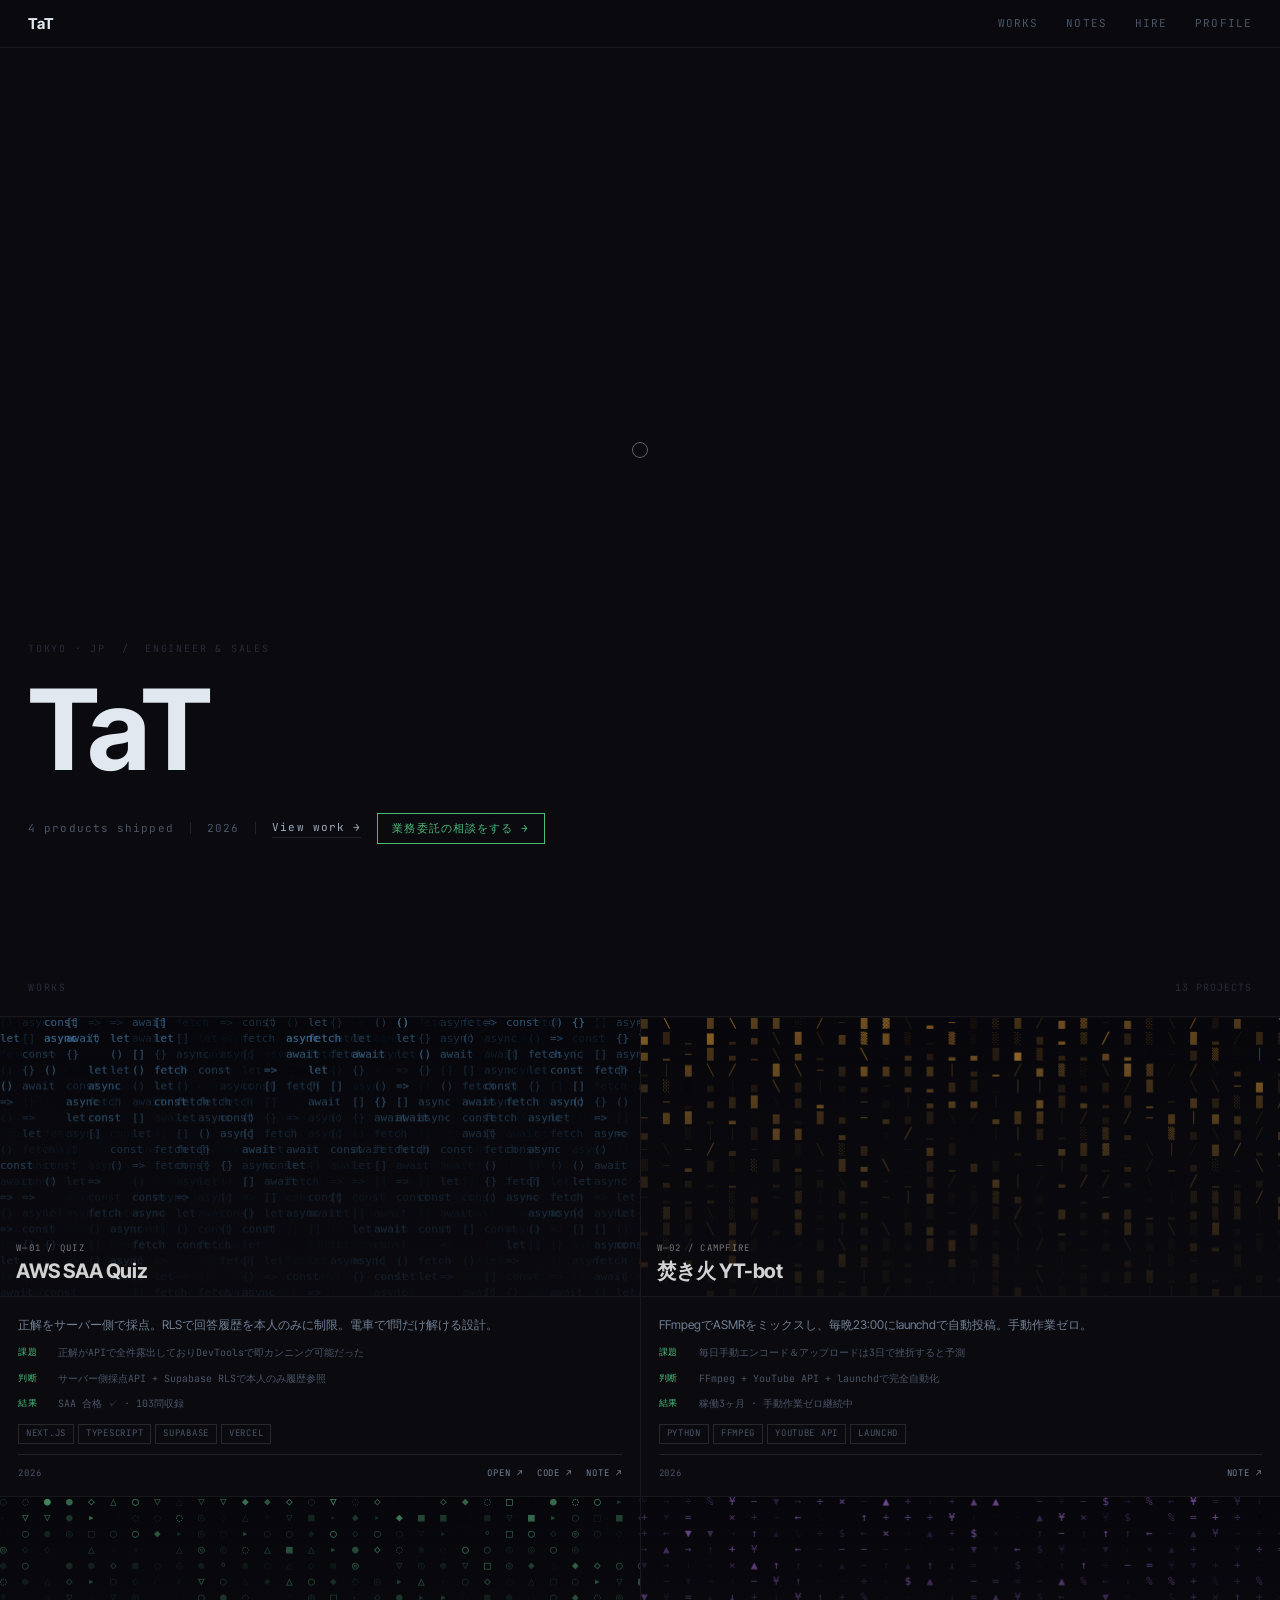
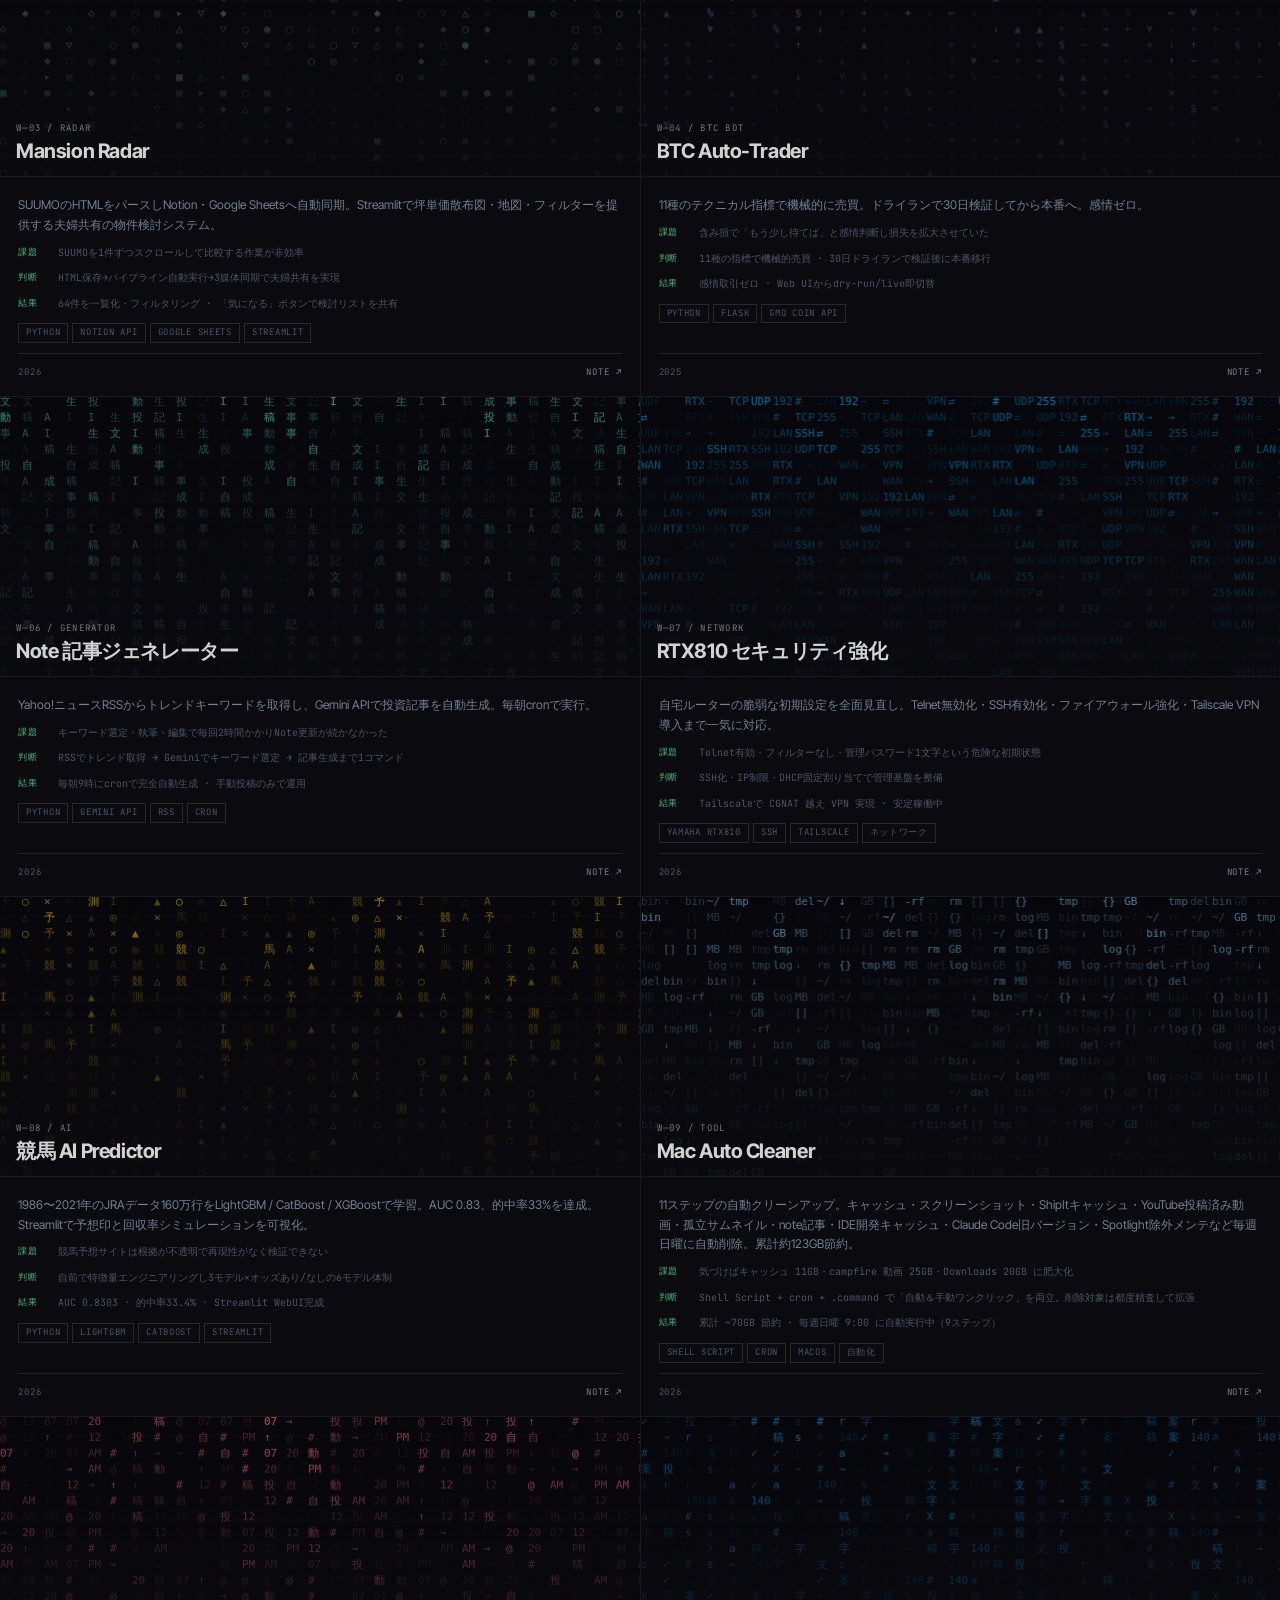
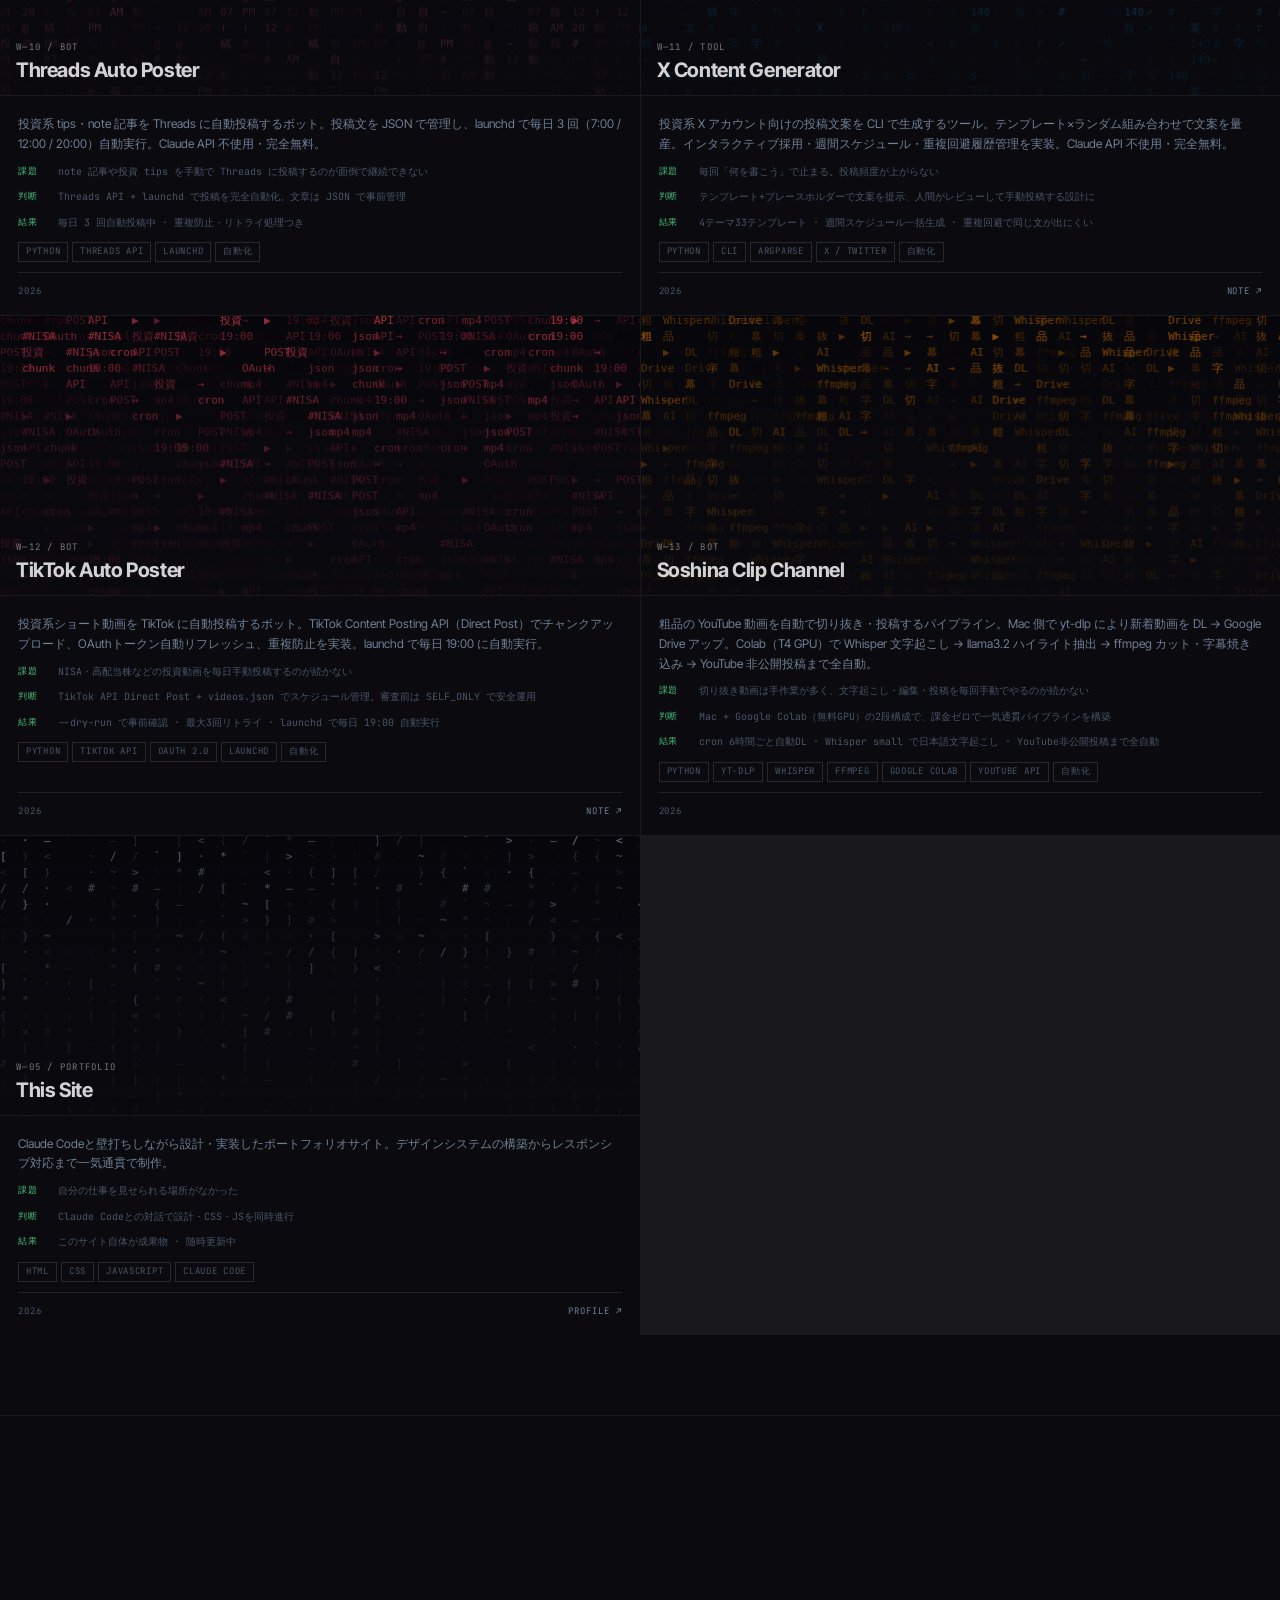
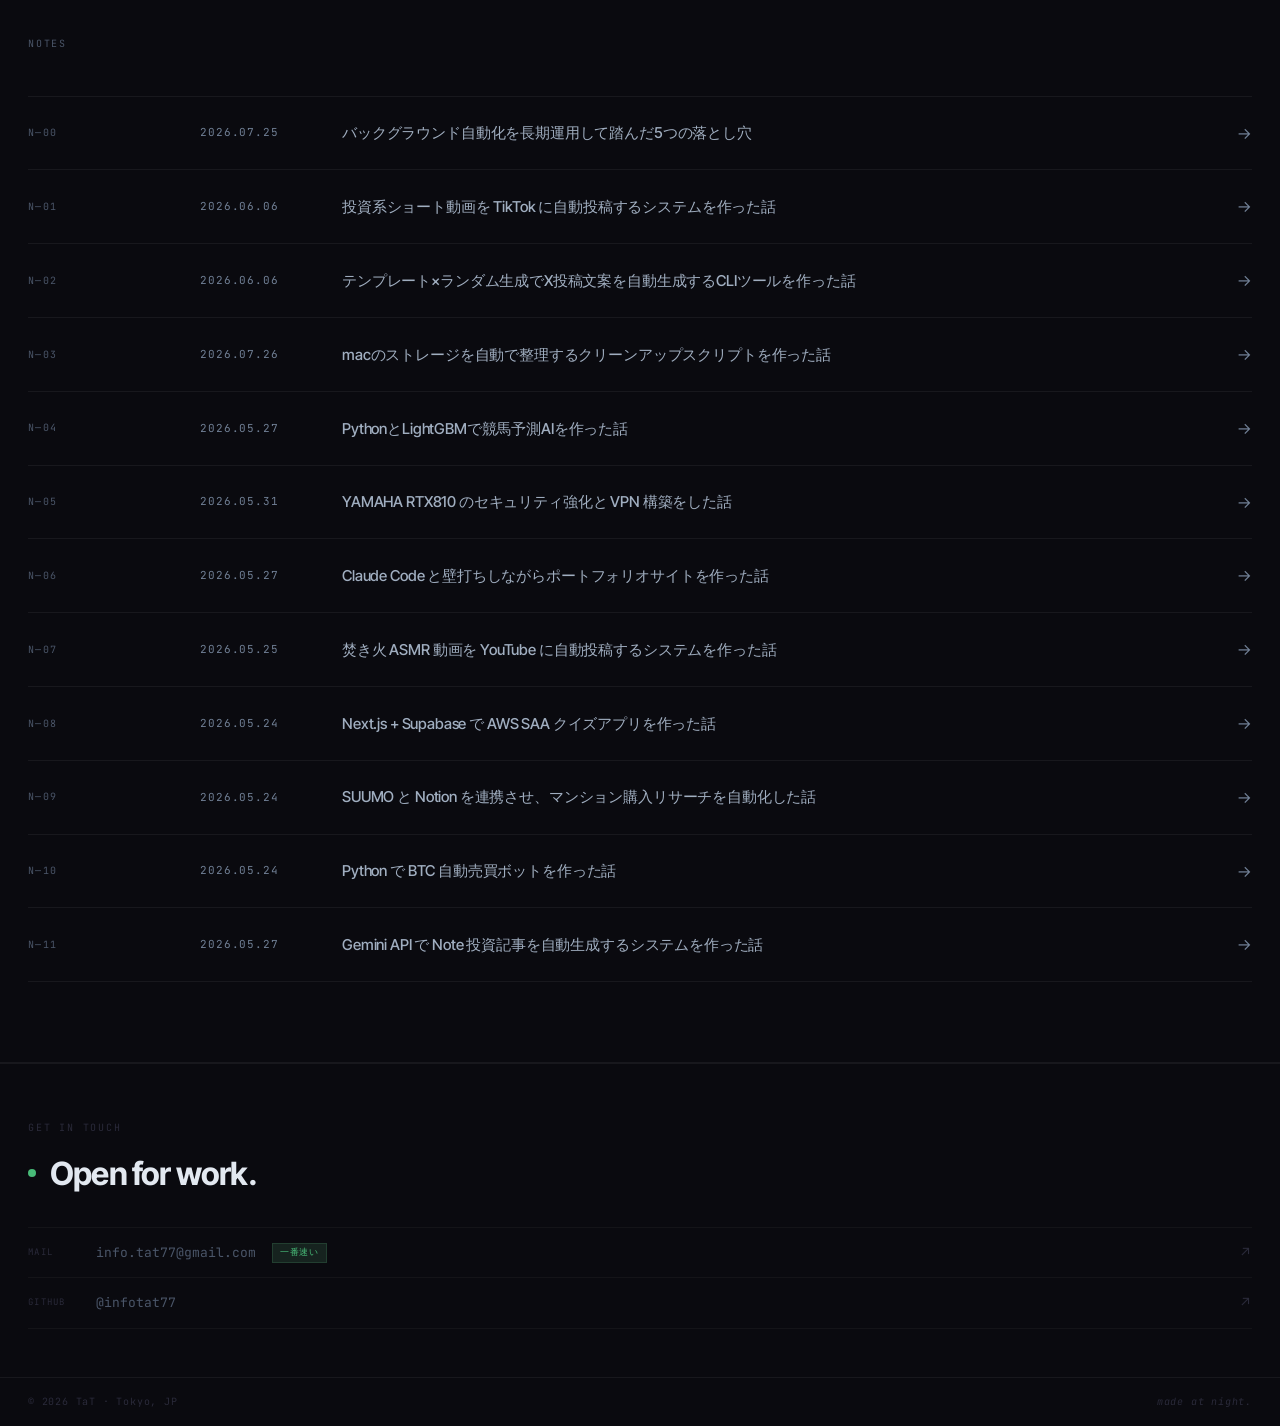
<file: index.html>
<!DOCTYPE html>
<html lang="ja">
<head>
<meta charset="UTF-8" />
<meta name="viewport" content="width=device-width, initial-scale=1.0" />
<title>TaT — Portfolio / 2026</title>
<meta name="description" content="TaT のポートフォリオ。営業 8 年の現場経験と Claude Code を組み合わせ、夜に 4 つのプロダクトを作った二足の草鞋エンジニア。業務委託受付中。" />
<meta name="theme-color" content="#0a0a0f" />
<!-- OGP -->
<meta property="og:type" content="website" />
<meta property="og:title" content="TaT — Portfolio / 2026" />
<meta property="og:description" content="営業×Claude Code。夜だけプロダクトを作る、業務委託受付中。" />
<meta property="og:url" content="https://portfolio-chi-orcin-7qj95cj2rg.vercel.app/" />
<meta property="og:image" content="https://portfolio-chi-orcin-7qj95cj2rg.vercel.app/og.png" />
<!-- Twitter Card -->
<meta name="twitter:card" content="summary_large_image" />
<meta name="twitter:title" content="TaT — Portfolio / 2026" />
<meta name="twitter:description" content="営業×Claude Code。夜だけプロダクトを作る、業務委託受付中。" />
<meta name="twitter:image" content="https://portfolio-chi-orcin-7qj95cj2rg.vercel.app/og.png" />
<link rel="preconnect" href="https://fonts.googleapis.com" />
<link rel="preconnect" href="https://fonts.gstatic.com" crossorigin />
<link rel="preload" as="style" href="https://fonts.googleapis.com/css2?family=Inter+Tight:wght@400;500;700&family=JetBrains+Mono:wght@400;500&display=swap" />
<link href="https://fonts.googleapis.com/css2?family=Inter+Tight:wght@400;500;700&family=JetBrains+Mono:wght@400;500&display=swap" rel="stylesheet" />
<link rel="icon" href="/favicon.svg" type="image/svg+xml" />
<link rel="stylesheet" href="style.css" />
</head>
<body>

<!-- LOADER -->
<div class="loader" id="loader" aria-live="polite" aria-label="読み込み中">
  <div class="loader__top">
    <span>TaT · portfolio · 2026</span>
    <span>establishing connection…</span>
    <span>tokyo / jp · JST</span>
  </div>
  <div class="loader__center">
    <div class="loader__name">TaT</div>
    <div class="loader__bar"><div class="loader__bar-fill" id="loader-fill"></div></div>
    <div class="loader__counter">loading · <span id="loader-pct">000</span>%</div>
  </div>
  <div class="loader__bottom">
    <span>inter tight · jetbrains mono</span>
    <span>ready · soon</span>
  </div>
</div>

<!-- CURSOR -->
<div class="cur" id="cursor" aria-hidden="true"></div>

<!-- NAVIGATION -->
<header class="chrome" role="banner">
  <a href="#top" class="chrome__brand">TaT</a>
  <nav class="chrome__nav" aria-label="メインナビゲーション">
    <a href="#works">Works</a>
    <a href="#notes">Notes</a>
    <a href="#contact">Hire</a>
    <a href="profile.html">Profile</a>
  </nav>
  <button class="chrome__burger" aria-expanded="false" aria-controls="drawer-nav" aria-label="メニューを開く">≡</button>
</header>

<!-- DRAWER -->
<div class="drawer" id="drawer-nav" aria-hidden="true" role="dialog" aria-modal="true" aria-label="ナビゲーション">
  <div class="drawer__inner">
    <button class="drawer__close" aria-label="メニューを閉じる">✕</button>
    <nav class="drawer__nav" aria-label="ドロワーナビゲーション">
      <a href="#works">Works</a>
      <a href="#notes">Notes</a>
      <a href="#contact">Hire</a>
      <a href="profile.html">Profile</a>
    </nav>
  </div>
</div>

<!-- HERO -->
<section class="hero hero--top" id="top" aria-labelledby="hero-name">
  <canvas class="hero__canvas" id="hero-canvas" aria-hidden="true"></canvas>

  <div class="hero__inner">
    <div class="hero__eyebrow">Tokyo · JP &nbsp;/&nbsp; Engineer &amp; Sales</div>
    <h1 class="hero__name" id="hero-name">TaT</h1>
    <div class="hero__meta">
      <span>4 products shipped</span>
      <div class="hero__meta-div"></div>
      <span>2026</span>
      <div class="hero__meta-div"></div>
      <a class="hero__cta" href="#works">View work →</a>
      <a class="hero__cta hero__cta--hire" href="mailto:info.tat77@gmail.com">業務委託の相談をする →</a>
    </div>
  </div>
</section>

<!-- WORKS -->
<section class="works" id="works">
  <div class="works__header">
    <span class="works__label">Works</span>
    <span class="works__count">13 projects</span>
  </div>

  <div class="works__grid">

    <!-- ── FEATURED ROW ── -->
    <article class="work work--featured" aria-label="AWS SAA Quiz">
      <div class="work__cover" id="wc-1">
        <div class="work__cover-overlay">
          <div class="work__cover-num">W—01 / Quiz</div>
          <h3 class="work__cover-title">AWS SAA Quiz</h3>
        </div>
      </div>
      <div class="work__body">
        <p class="work__desc">正解をサーバー側で採点。RLSで回答履歴を本人のみに制限。電車で1問だけ解ける設計。</p>
        <div class="work__insight">
          <span class="wi-k">課題</span><span class="wi-v">正解がAPIで全件露出しておりDevToolsで即カンニング可能だった</span>
        </div>
        <div class="work__insight">
          <span class="wi-k">判断</span><span class="wi-v">サーバー側採点API + Supabase RLSで本人のみ履歴参照</span>
        </div>
        <div class="work__insight">
          <span class="wi-k">結果</span><span class="wi-v">SAA 合格 ✓ · 103問収録</span>
        </div>
        <div class="work__tags">
          <span>Next.js</span><span>TypeScript</span><span>Supabase</span><span>Vercel</span>
        </div>
        <div class="work__footer">
          <span class="work__year">2026</span>
          <div class="work__links">
            <a href="https://saa-quiz-seven.vercel.app" target="_blank" rel="noopener noreferrer">Open ↗</a>
            <a href="https://github.com/infotat77/saa-quiz" target="_blank" rel="noopener noreferrer">Code ↗</a>
            <a href="blog/saa-quiz.html">Note ↗</a>
          </div>
        </div>
      </div>
    </article>

    <article class="work work--featured" aria-label="焚き火 YT-bot">
      <div class="work__cover" id="wc-2">
        <div class="work__cover-overlay">
          <div class="work__cover-num">W—02 / Campfire</div>
          <h3 class="work__cover-title">焚き火 YT-bot</h3>
        </div>
      </div>
      <div class="work__body">
        <p class="work__desc">FFmpegでASMRをミックスし、毎晩23:00にlaunchdで自動投稿。手動作業ゼロ。</p>
        <div class="work__insight">
          <span class="wi-k">課題</span><span class="wi-v">毎日手動エンコード＆アップロードは3日で挫折すると予測</span>
        </div>
        <div class="work__insight">
          <span class="wi-k">判断</span><span class="wi-v">FFmpeg + YouTube API + launchdで完全自動化</span>
        </div>
        <div class="work__insight">
          <span class="wi-k">結果</span><span class="wi-v">稼働3ヶ月 · 手動作業ゼロ継続中</span>
        </div>
        <div class="work__tags">
          <span>Python</span><span>FFmpeg</span><span>YouTube API</span><span>launchd</span>
        </div>
        <div class="work__footer">
          <span class="work__year">2026</span>
          <div class="work__links">
            <a href="blog/campfire.html">Note ↗</a>
          </div>
        </div>
      </div>
    </article>

    <!-- ── SECONDARY ROW ── -->
    <article class="work work--small" aria-label="Mansion Radar">
      <div class="work__cover" id="wc-3">
        <div class="work__cover-overlay">
          <div class="work__cover-num">W—03 / Radar</div>
          <h3 class="work__cover-title">Mansion Radar</h3>
        </div>
      </div>
      <div class="work__body">
        <p class="work__desc">SUUMOのHTMLをパースしNotion・Google Sheetsへ自動同期。Streamlitで坪単価散布図・地図・フィルターを提供する夫婦共有の物件検討システム。</p>
        <div class="work__insight">
          <span class="wi-k">課題</span><span class="wi-v">SUUMOを1件ずつスクロールして比較する作業が非効率</span>
        </div>
        <div class="work__insight">
          <span class="wi-k">判断</span><span class="wi-v">HTML保存→パイプライン自動実行→3媒体同期で夫婦共有を実現</span>
        </div>
        <div class="work__insight">
          <span class="wi-k">結果</span><span class="wi-v">64件を一覧化・フィルタリング · 「気になる」ボタンで検討リストを共有</span>
        </div>
        <div class="work__tags">
          <span>Python</span><span>Notion API</span><span>Google Sheets</span><span>Streamlit</span>
        </div>
        <div class="work__footer">
          <span class="work__year">2026</span>
          <div class="work__links">
            <a href="blog/mansion-radar.html">Note ↗</a>
          </div>
        </div>
      </div>
    </article>

    <article class="work work--small" aria-label="BTC Auto-Trader">
      <div class="work__cover" id="wc-4">
        <div class="work__cover-overlay">
          <div class="work__cover-num">W—04 / BTC bot</div>
          <h3 class="work__cover-title">BTC Auto-Trader</h3>
        </div>
      </div>
      <div class="work__body">
        <p class="work__desc">11種のテクニカル指標で機械的に売買。ドライランで30日検証してから本番へ。感情ゼロ。</p>
        <div class="work__insight">
          <span class="wi-k">課題</span><span class="wi-v">含み損で「もう少し待てば」と感情判断し損失を拡大させていた</span>
        </div>
        <div class="work__insight">
          <span class="wi-k">判断</span><span class="wi-v">11種の指標で機械的売買 · 30日ドライランで検証後に本番移行</span>
        </div>
        <div class="work__insight">
          <span class="wi-k">結果</span><span class="wi-v">感情取引ゼロ · Web UIからdry-run/live即切替</span>
        </div>
        <div class="work__tags">
          <span>Python</span><span>Flask</span><span>GMO Coin API</span>
        </div>
        <div class="work__footer">
          <span class="work__year">2025</span>
          <div class="work__links">
            <a href="blog/btc-bot.html">Note ↗</a>
          </div>
        </div>
      </div>
    </article>

    <article class="work work--small" aria-label="Note 投資記事ジェネレーター">
      <div class="work__cover" id="wc-6">
        <div class="work__cover-overlay">
          <div class="work__cover-num">W—06 / Generator</div>
          <h3 class="work__cover-title">Note 記事ジェネレーター</h3>
        </div>
      </div>
      <div class="work__body">
        <p class="work__desc">Yahoo!ニュースRSSからトレンドキーワードを取得し、Gemini APIで投資記事を自動生成。毎朝cronで実行。</p>
        <div class="work__insight">
          <span class="wi-k">課題</span><span class="wi-v">キーワード選定・執筆・編集で毎回2時間かかりNote更新が続かなかった</span>
        </div>
        <div class="work__insight">
          <span class="wi-k">判断</span><span class="wi-v">RSSでトレンド取得 → Geminiでキーワード選定 → 記事生成まで1コマンド</span>
        </div>
        <div class="work__insight">
          <span class="wi-k">結果</span><span class="wi-v">毎朝9時にcronで完全自動生成 · 手動投稿のみで運用</span>
        </div>
        <div class="work__tags">
          <span>Python</span><span>Gemini API</span><span>RSS</span><span>cron</span>
        </div>
        <div class="work__footer">
          <span class="work__year">2026</span>
          <div class="work__links">
            <a href="blog/note-generator.html">Note ↗</a>
          </div>
        </div>
      </div>
    </article>

    <article class="work work--small" aria-label="RTX810 セキュリティ強化">
      <div class="work__cover" id="wc-7">
        <div class="work__cover-overlay">
          <div class="work__cover-num">W—07 / Network</div>
          <h3 class="work__cover-title">RTX810 セキュリティ強化</h3>
        </div>
      </div>
      <div class="work__body">
        <p class="work__desc">自宅ルーターの脆弱な初期設定を全面見直し。Telnet無効化・SSH有効化・ファイアウォール強化・Tailscale VPN 導入まで一気に対応。</p>
        <div class="work__insight">
          <span class="wi-k">課題</span><span class="wi-v">Telnet有効・フィルターなし・管理パスワード1文字という危険な初期状態</span>
        </div>
        <div class="work__insight">
          <span class="wi-k">判断</span><span class="wi-v">SSH化・IP制限・DHCP固定割り当てで管理基盤を整備</span>
        </div>
        <div class="work__insight">
          <span class="wi-k">結果</span><span class="wi-v">Tailscaleで CGNAT 越え VPN 実現 · 安定稼働中</span>
        </div>
        <div class="work__tags">
          <span>YAMAHA RTX810</span><span>SSH</span><span>Tailscale</span><span>ネットワーク</span>
        </div>
        <div class="work__footer">
          <span class="work__year">2026</span>
          <div class="work__links">
            <a href="blog/rtx810-security.html">Note ↗</a>
          </div>
        </div>
      </div>
    </article>

    <article class="work work--small" aria-label="競馬 AI Predictor">
      <div class="work__cover" id="wc-8">
        <div class="work__cover-overlay">
          <div class="work__cover-num">W—08 / AI</div>
          <h3 class="work__cover-title">競馬 AI Predictor</h3>
        </div>
      </div>
      <div class="work__body">
        <p class="work__desc">1986〜2021年のJRAデータ160万行をLightGBM / CatBoost / XGBoostで学習。AUC 0.83、的中率33%を達成。Streamlitで予想印と回収率シミュレーションを可視化。</p>
        <div class="work__insight">
          <span class="wi-k">課題</span><span class="wi-v">競馬予想サイトは根拠が不透明で再現性がなく検証できない</span>
        </div>
        <div class="work__insight">
          <span class="wi-k">判断</span><span class="wi-v">自前で特徴量エンジニアリングし3モデル×オッズあり/なしの6モデル体制</span>
        </div>
        <div class="work__insight">
          <span class="wi-k">結果</span><span class="wi-v">AUC 0.8303 · 的中率33.4% · Streamlit WebUI完成</span>
        </div>
        <div class="work__tags">
          <span>Python</span><span>LightGBM</span><span>CatBoost</span><span>Streamlit</span>
        </div>
        <div class="work__footer">
          <span class="work__year">2026</span>
          <div class="work__links">
            <a href="blog/keiba-ai.html">Note ↗</a>
          </div>
        </div>
      </div>
    </article>

    <article class="work work--small" aria-label="Mac Auto Cleaner">
      <div class="work__cover" id="wc-9">
        <div class="work__cover-overlay">
          <div class="work__cover-num">W—09 / Tool</div>
          <h3 class="work__cover-title">Mac Auto Cleaner</h3>
        </div>
      </div>
      <div class="work__body">
        <p class="work__desc">11ステップの自動クリーンアップ。キャッシュ・スクリーンショット・ShipItキャッシュ・YouTube投稿済み動画・孤立サムネイル・note記事・IDE開発キャッシュ・Claude Code旧バージョン・Spotlight除外メンテなど毎週日曜に自動削除。累計約123GB節約。</p>
        <div class="work__insight">
          <span class="wi-k">課題</span><span class="wi-v">気づけばキャッシュ 11GB・campfire 動画 25GB・Downloads 20GB に肥大化</span>
        </div>
        <div class="work__insight">
          <span class="wi-k">判断</span><span class="wi-v">Shell Script + cron + .command で「自動＆手動ワンクリック」を両立。削除対象は都度精査して拡張</span>
        </div>
        <div class="work__insight">
          <span class="wi-k">結果</span><span class="wi-v">累計 ~70GB 節約 · 毎週日曜 9:00 に自動実行中（9ステップ）</span>
        </div>
        <div class="work__tags">
          <span>Shell Script</span><span>cron</span><span>macOS</span><span>自動化</span>
        </div>
        <div class="work__footer">
          <span class="work__year">2026</span>
          <div class="work__links">
            <a href="blog/mac-cleaner.html">Note ↗</a>
          </div>
        </div>
      </div>
    </article>

    <article class="work work--small" aria-label="Threads Auto Poster">
      <div class="work__cover" id="wc-10">
        <div class="work__cover-overlay">
          <div class="work__cover-num">W—10 / Bot</div>
          <h3 class="work__cover-title">Threads Auto Poster</h3>
        </div>
      </div>
      <div class="work__body">
        <p class="work__desc">投資系 tips・note 記事を Threads に自動投稿するボット。投稿文を JSON で管理し、launchd で毎日 3 回（7:00 / 12:00 / 20:00）自動実行。Claude API 不使用・完全無料。</p>
        <div class="work__insight">
          <span class="wi-k">課題</span><span class="wi-v">note 記事や投資 tips を手動で Threads に投稿するのが面倒で継続できない</span>
        </div>
        <div class="work__insight">
          <span class="wi-k">判断</span><span class="wi-v">Threads API + launchd で投稿を完全自動化。文章は JSON で事前管理</span>
        </div>
        <div class="work__insight">
          <span class="wi-k">結果</span><span class="wi-v">毎日 3 回自動投稿中 · 重複防止・リトライ処理つき</span>
        </div>
        <div class="work__tags">
          <span>Python</span><span>Threads API</span><span>launchd</span><span>自動化</span>
        </div>
        <div class="work__footer">
          <span class="work__year">2026</span>
          <div class="work__links">
          </div>
        </div>
      </div>
    </article>

    <article class="work work--small" aria-label="X Content Generator">
      <div class="work__cover" id="wc-11">
        <div class="work__cover-overlay">
          <div class="work__cover-num">W—11 / Tool</div>
          <h3 class="work__cover-title">X Content Generator</h3>
        </div>
      </div>
      <div class="work__body">
        <p class="work__desc">投資系 X アカウント向けの投稿文案を CLI で生成するツール。テンプレート×ランダム組み合わせで文案を量産。インタラクティブ採用・週間スケジュール・重複回避履歴管理を実装。Claude API 不使用・完全無料。</p>
        <div class="work__insight">
          <span class="wi-k">課題</span><span class="wi-v">毎回「何を書こう」で止まる。投稿頻度が上がらない</span>
        </div>
        <div class="work__insight">
          <span class="wi-k">判断</span><span class="wi-v">テンプレート+プレースホルダーで文案を提示、人間がレビューして手動投稿する設計に</span>
        </div>
        <div class="work__insight">
          <span class="wi-k">結果</span><span class="wi-v">4テーマ33テンプレート · 週間スケジュール一括生成 · 重複回避で同じ文が出にくい</span>
        </div>
        <div class="work__tags">
          <span>Python</span><span>CLI</span><span>argparse</span><span>X / Twitter</span><span>自動化</span>
        </div>
        <div class="work__footer">
          <span class="work__year">2026</span>
          <div class="work__links">
            <a href="blog/x-content-generator.html">Note ↗</a>
          </div>
        </div>
      </div>
    </article>

    <article class="work work--small" aria-label="TikTok Auto Poster">
      <div class="work__cover" id="wc-12">
        <div class="work__cover-overlay">
          <div class="work__cover-num">W—12 / Bot</div>
          <h3 class="work__cover-title">TikTok Auto Poster</h3>
        </div>
      </div>
      <div class="work__body">
        <p class="work__desc">投資系ショート動画を TikTok に自動投稿するボット。TikTok Content Posting API（Direct Post）でチャンクアップロード、OAuthトークン自動リフレッシュ、重複防止を実装。launchd で毎日 19:00 に自動実行。</p>
        <div class="work__insight">
          <span class="wi-k">課題</span><span class="wi-v">NISA・高配当株などの投資動画を毎日手動投稿するのが続かない</span>
        </div>
        <div class="work__insight">
          <span class="wi-k">判断</span><span class="wi-v">TikTok API Direct Post + videos.json でスケジュール管理。審査前は SELF_ONLY で安全運用</span>
        </div>
        <div class="work__insight">
          <span class="wi-k">結果</span><span class="wi-v">--dry-run で事前確認 · 最大3回リトライ · launchd で毎日 19:00 自動実行</span>
        </div>
        <div class="work__tags">
          <span>Python</span><span>TikTok API</span><span>OAuth 2.0</span><span>launchd</span><span>自動化</span>
        </div>
        <div class="work__footer">
          <span class="work__year">2026</span>
          <div class="work__links">
            <a href="blog/tiktok-bot.html">Note ↗</a>
          </div>
        </div>
      </div>
    </article>

    <article class="work work--small" aria-label="Soshina Clip Channel">
      <div class="work__cover" id="wc-13">
        <div class="work__cover-overlay">
          <div class="work__cover-num">W—13 / Bot</div>
          <h3 class="work__cover-title">Soshina Clip Channel</h3>
        </div>
      </div>
      <div class="work__body">
        <p class="work__desc">粗品の YouTube 動画を自動で切り抜き・投稿するパイプライン。Mac 側で yt-dlp により新着動画を DL → Google Drive アップ。Colab（T4 GPU）で Whisper 文字起こし → llama3.2 ハイライト抽出 → ffmpeg カット・字幕焼き込み → YouTube 非公開投稿まで全自動。</p>
        <div class="work__insight">
          <span class="wi-k">課題</span><span class="wi-v">切り抜き動画は手作業が多く、文字起こし・編集・投稿を毎回手動でやるのが続かない</span>
        </div>
        <div class="work__insight">
          <span class="wi-k">判断</span><span class="wi-v">Mac + Google Colab（無料GPU）の2段構成で、課金ゼロで一気通貫パイプラインを構築</span>
        </div>
        <div class="work__insight">
          <span class="wi-k">結果</span><span class="wi-v">cron 6時間ごと自動DL · Whisper small で日本語文字起こし · YouTube非公開投稿まで全自動</span>
        </div>
        <div class="work__tags">
          <span>Python</span><span>yt-dlp</span><span>Whisper</span><span>ffmpeg</span><span>Google Colab</span><span>YouTube API</span><span>自動化</span>
        </div>
        <div class="work__footer">
          <span class="work__year">2026</span>
          <div class="work__links">
          </div>
        </div>
      </div>
    </article>

    <article class="work work--small" aria-label="This Site (Portfolio)">
      <div class="work__cover" id="wc-5">
        <div class="work__cover-overlay">
          <div class="work__cover-num">W—05 / Portfolio</div>
          <h3 class="work__cover-title">This Site</h3>
        </div>
      </div>
      <div class="work__body">
        <p class="work__desc">Claude Codeと壁打ちしながら設計・実装したポートフォリオサイト。デザインシステムの構築からレスポンシブ対応まで一気通貫で制作。</p>
        <div class="work__insight">
          <span class="wi-k">課題</span><span class="wi-v">自分の仕事を見せられる場所がなかった</span>
        </div>
        <div class="work__insight">
          <span class="wi-k">判断</span><span class="wi-v">Claude Codeとの対話で設計・CSS・JSを同時進行</span>
        </div>
        <div class="work__insight">
          <span class="wi-k">結果</span><span class="wi-v">このサイト自体が成果物 · 随時更新中</span>
        </div>
        <div class="work__tags">
          <span>HTML</span><span>CSS</span><span>JavaScript</span><span>Claude Code</span>
        </div>
        <div class="work__footer">
          <span class="work__year">2026</span>
          <div class="work__links">
            <a href="profile.html">Profile ↗</a>
          </div>
        </div>
      </div>
    </article>

  </div>
</section>

<!-- NOTES -->
<section class="sect--blog" id="notes">
  <div class="sect--blog__header">
    <canvas class="notes-canvas" id="notes-canvas" aria-hidden="true"></canvas>
    <span class="sect--blog__label">Notes</span>
  </div>
  <div class="blog">
    <a class="blog__item" href="blog/automation-ops.html">
      <span class="blog__num">N—00</span>
      <span class="blog__date">2026.07.25</span>
      <span class="blog__title">バックグラウンド自動化を長期運用して踏んだ5つの落とし穴</span>
      <span class="blog__arrow">→</span>
    </a>
    <a class="blog__item" href="blog/tiktok-bot.html">
      <span class="blog__num">N—01</span>
      <span class="blog__date">2026.06.06</span>
      <span class="blog__title">投資系ショート動画を TikTok に自動投稿するシステムを作った話</span>
      <span class="blog__arrow">→</span>
    </a>
    <a class="blog__item" href="blog/x-content-generator.html">
      <span class="blog__num">N—02</span>
      <span class="blog__date">2026.06.06</span>
      <span class="blog__title">テンプレート×ランダム生成でX投稿文案を自動生成するCLIツールを作った話</span>
      <span class="blog__arrow">→</span>
    </a>
    <a class="blog__item" href="blog/mac-cleaner.html">
      <span class="blog__num">N—03</span>
      <span class="blog__date">2026.07.26</span>
      <span class="blog__title">macのストレージを自動で整理するクリーンアップスクリプトを作った話</span>
      <span class="blog__arrow">→</span>
    </a>
    <a class="blog__item" href="blog/keiba-ai.html">
      <span class="blog__num">N—04</span>
      <span class="blog__date">2026.05.27</span>
      <span class="blog__title">PythonとLightGBMで競馬予測AIを作った話</span>
      <span class="blog__arrow">→</span>
    </a>
    <a class="blog__item" href="blog/rtx810-security.html">
      <span class="blog__num">N—05</span>
      <span class="blog__date">2026.05.31</span>
      <span class="blog__title">YAMAHA RTX810 のセキュリティ強化と VPN 構築をした話</span>
      <span class="blog__arrow">→</span>
    </a>
    <a class="blog__item" href="blog/portfolio.html">
      <span class="blog__num">N—06</span>
      <span class="blog__date">2026.05.27</span>
      <span class="blog__title">Claude Code と壁打ちしながらポートフォリオサイトを作った話</span>
      <span class="blog__arrow">→</span>
    </a>
    <a class="blog__item" href="blog/campfire.html">
      <span class="blog__num">N—07</span>
      <span class="blog__date">2026.05.25</span>
      <span class="blog__title">焚き火 ASMR 動画を YouTube に自動投稿するシステムを作った話</span>
      <span class="blog__arrow">→</span>
    </a>
    <a class="blog__item" href="blog/saa-quiz.html">
      <span class="blog__num">N—08</span>
      <span class="blog__date">2026.05.24</span>
      <span class="blog__title">Next.js + Supabase で AWS SAA クイズアプリを作った話</span>
      <span class="blog__arrow">→</span>
    </a>
    <a class="blog__item" href="blog/mansion-radar.html">
      <span class="blog__num">N—09</span>
      <span class="blog__date">2026.05.24</span>
      <span class="blog__title">SUUMO と Notion を連携させ、マンション購入リサーチを自動化した話</span>
      <span class="blog__arrow">→</span>
    </a>
    <a class="blog__item" href="blog/btc-bot.html">
      <span class="blog__num">N—10</span>
      <span class="blog__date">2026.05.24</span>
      <span class="blog__title">Python で BTC 自動売買ボットを作った話</span>
      <span class="blog__arrow">→</span>
    </a>
    <a class="blog__item" href="blog/note-generator.html">
      <span class="blog__num">N—11</span>
      <span class="blog__date">2026.05.27</span>
      <span class="blog__title">Gemini API で Note 投資記事を自動生成するシステムを作った話</span>
      <span class="blog__arrow">→</span>
    </a>
  </div>
</section>

<!-- FOOTER / CONTACT -->
<footer class="foot" id="contact">
  <div class="foot__top">
    <div class="foot__eyebrow">Get in touch</div>
    <p class="foot__cta">
      <span class="foot__dot"></span>Open for work.
    </p>
    <div class="foot__channels">
      <a class="foot__channel" data-user="info.tat77" data-domain="gmail.com"
         href="#" onclick="this.href='mailto:'+this.dataset.user+'@'+this.dataset.domain; return true;">
        <div class="foot__ch-left">
          <span class="foot__ch-type">Mail</span>
          <span class="foot__ch-label" id="mail-label">—</span>
          <span class="foot__ch-badge">一番速い</span>
        </div>
        <span class="foot__ch-arrow">↗</span>
      </a>
      <a class="foot__channel" href="https://github.com/infotat77" target="_blank" rel="noopener noreferrer">
        <div class="foot__ch-left">
          <span class="foot__ch-type">GitHub</span>
          <span class="foot__ch-label">@infotat77</span>
        </div>
        <span class="foot__ch-arrow">↗</span>
      </a>
    </div>
  </div>
  <div class="foot__bottom">
    <span>© 2026 TaT · Tokyo, JP</span>
    <nav class="foot__mobile-nav" aria-label="フッターナビゲーション">
      <a href="#works">Works</a>
      <a href="#notes">Notes</a>
      <a href="#contact">Hire</a>
      <a href="profile.html">Profile</a>
    </nav>
    <span class="foot__sig">made at night.</span>
  </div>
</footer>

<script>
  (function(){
    const el = document.getElementById('mail-label');
    const a  = el && el.closest('[data-user]');
    if (el && a) el.textContent = a.dataset.user + '@' + a.dataset.domain;
  })();
</script>
<script src="script.js" defer></script>
</body>
</html>
</file>
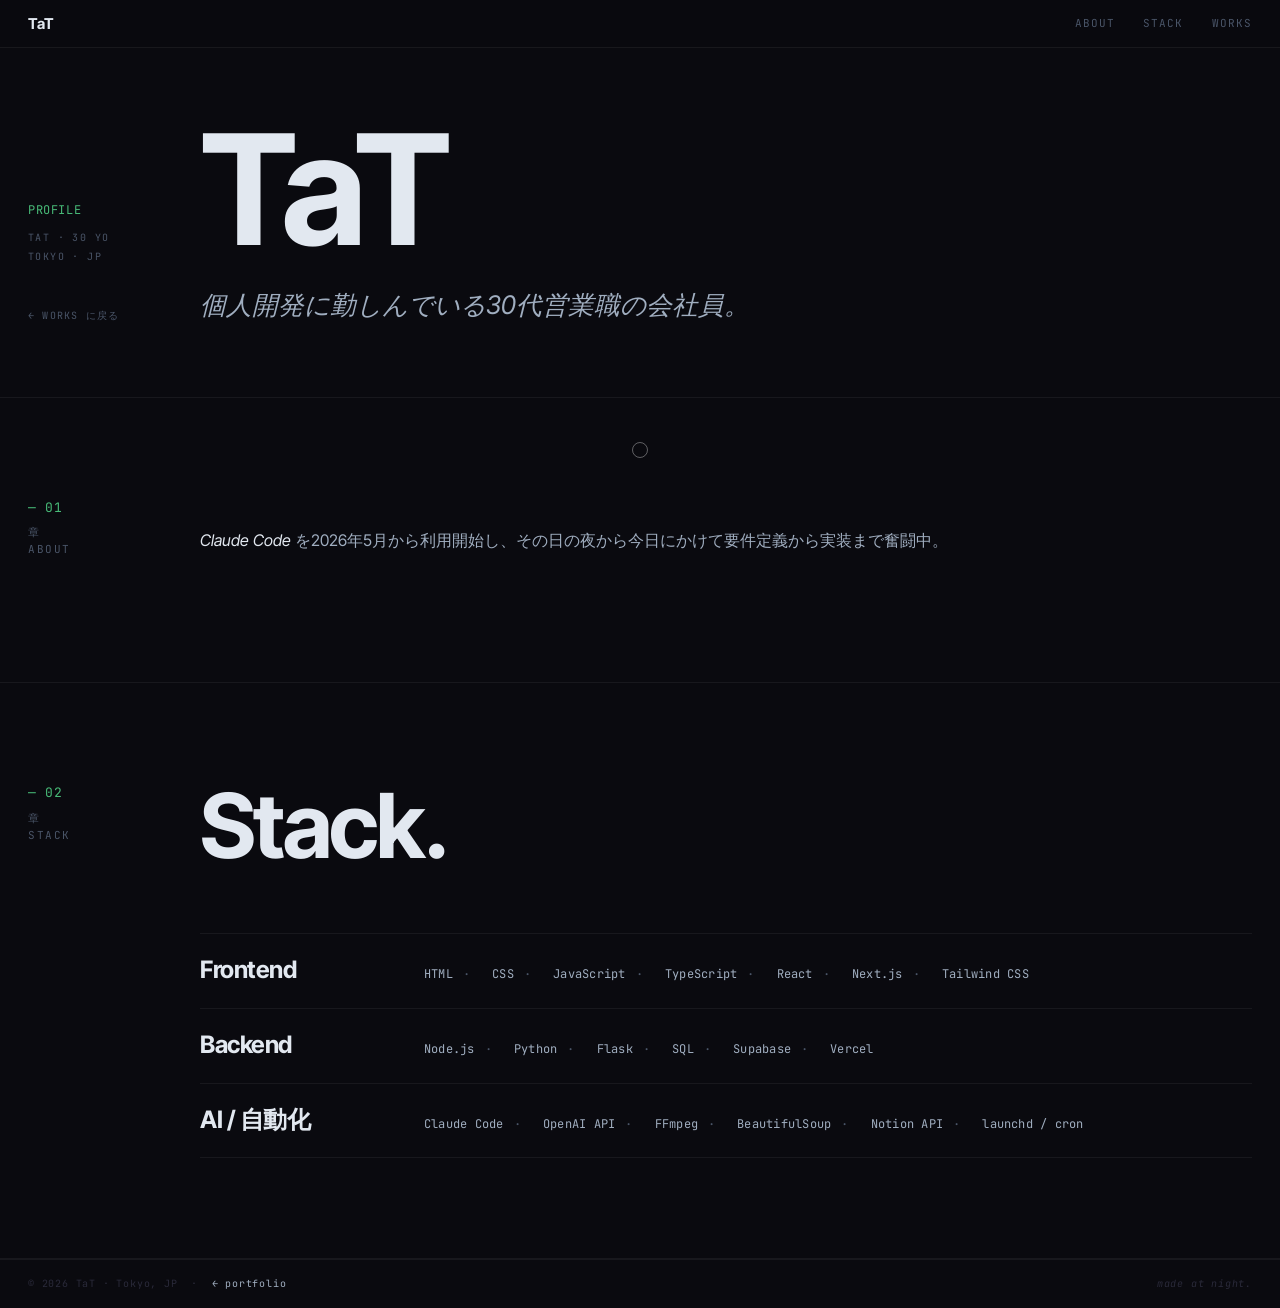
<file: profile.html>
<!DOCTYPE html>
<html lang="ja">
<head>
<meta charset="UTF-8" />
<meta name="viewport" content="width=device-width, initial-scale=1.0" />
<title>TaT — Profile / 2026</title>
<meta name="description" content="TaT のプロフィール。テレマ→IT 法人営業 8 年→Claude Code で夜だけコードを書く二足の草鞋エンジニア。業務委託受付中。" />
<meta name="theme-color" content="#0a0a0f" />
<!-- OGP -->
<meta property="og:type" content="profile" />
<meta property="og:title" content="TaT — Profile / 2026" />
<meta property="og:description" content="営業 8 年の現場経験と Claude Code で夜だけプロダクトを作る。業務委託受付中。" />
<meta property="og:url" content="https://tatsuya-portfolio.vercel.app/profile.html" />
<meta property="og:image" content="https://tatsuya-portfolio.vercel.app/og.png" />
<!-- Twitter Card -->
<meta name="twitter:card" content="summary_large_image" />
<meta name="twitter:title" content="TaT — Profile / 2026" />
<meta name="twitter:description" content="営業 8 年の現場経験と Claude Code で夜だけプロダクトを作る。" />
<meta name="twitter:image" content="https://tatsuya-portfolio.vercel.app/og.png" />
<link rel="preconnect" href="https://fonts.googleapis.com" />
<link rel="preconnect" href="https://fonts.gstatic.com" crossorigin />
<link rel="preload" as="style" href="https://fonts.googleapis.com/css2?family=Inter+Tight:wght@400;500;700&family=JetBrains+Mono:wght@400;500&display=swap" />
<link href="https://fonts.googleapis.com/css2?family=Inter+Tight:wght@400;500;700&family=JetBrains+Mono:wght@400;500&display=swap" rel="stylesheet" />
<link rel="stylesheet" href="style.css" />
<style>
  /* ── profile page specific ── */
  .profile-hero {
    padding: 120px 28px 72px;
    border-bottom: 1px solid var(--line);
    display: grid;
    grid-template-columns: 140px 1fr;
    gap: 32px;
    align-items: end;
  }
  .profile-hero__id {
    font-family: var(--mono);
    font-size: 10px;
    color: var(--ink-dim);
    letter-spacing: 0.14em;
    text-transform: uppercase;
    line-height: 1.9;
  }
  .profile-hero__id em {
    display: block;
    color: var(--green); font-style: normal;
    font-size: 12px;
    font-family: var(--mono);
    letter-spacing: 0.05em;
    margin-bottom: 6px;
  }
  .profile-hero__body { max-width: 900px; }
  .profile-hero__name {
    font-family: var(--sans);
    font-size: clamp(3.5rem, 12vw, 10rem);
    font-weight: 700;
    line-height: 0.9;
    letter-spacing: -0.035em;
    color: var(--ink);
    margin: 0 0 28px;
  }
  .profile-hero__tagline {
    font-family: var(--sans);
    font-style: italic;
    font-size: clamp(1.1rem, 2vw, 1.6rem);
    line-height: 1.5;
    color: var(--ink-2);
    max-width: 600px;
  }
  .profile-hero__tagline em {
    font-style: normal;
    background: var(--green-soft);
    padding: 0 4px;
  }
  .profile-back {
    display: inline-flex;
    align-items: center;
    gap: 8px;
    font-family: var(--mono);
    font-size: 10px;
    color: var(--ink-dim);
    letter-spacing: 0.12em;
    text-transform: uppercase;
    transition: color .2s;
    margin-top: 40px;
  }
  .profile-back:hover { color: var(--ink-2); }
  @media (max-width: 960px) {
    .profile-hero {
      grid-template-columns: 1fr;
      gap: 20px;
      padding: 88px 20px 52px;
    }
    .profile-hero__name { font-size: 14vw; }
  }
</style>
</head>
<body>

<!-- CURSOR -->
<div class="cur" id="cursor" aria-hidden="true"></div>

<!-- NAVIGATION -->
<header class="chrome" role="banner">
  <a href="index.html" class="chrome__brand">TaT</a>
  <nav class="chrome__nav" aria-label="メインナビゲーション">
    <a href="#about">About</a>
    <a href="#skills">Stack</a>
    <a href="index.html">Works</a>
  </nav>
  <button class="chrome__burger" aria-expanded="false" aria-controls="drawer-nav" aria-label="メニューを開く">≡</button>
</header>

<!-- DRAWER -->
<div class="drawer" id="drawer-nav" aria-hidden="true" role="dialog" aria-modal="true" aria-label="ナビゲーション">
  <div class="drawer__inner">
    <button class="drawer__close" aria-label="メニューを閉じる">✕</button>
    <nav class="drawer__nav" aria-label="ドロワーナビゲーション">
      <a href="#about">About</a>
      <a href="#skills">Stack</a>
      <a href="index.html">Works</a>
    </nav>
  </div>
</div>

<!-- PROFILE HERO -->
<section class="profile-hero">
  <div class="profile-hero__id">
    <em>Profile</em>
    TaT · 30 yo<br/>
    Tokyo · JP<br/>
    <a class="profile-back" href="index.html">← Works に戻る</a>
  </div>
  <div class="profile-hero__body">
    <h1 class="profile-hero__name">TaT</h1>
    <p class="profile-hero__tagline">
      個人開発に勤しんでいる30代営業職の会社員。
    </p>
  </div>
</section>

<!-- ABOUT -->
<section class="sect" id="about">
  <div class="about-wrap">
    <div class="sect__id"><em>— 01</em>章<br/>About</div>
    <div>
      <div class="about__copy">
        <p>
          <em>Claude Code</em> を2026年5月から利用開始し、その日の夜から今日にかけて要件定義から実装まで奮闘中。
        </p>
      </div>

    </div>
  </div>
</section>

<!-- SKILLS -->
<section class="sect" id="skills">
  <div class="stack-wrap">
    <div class="sect__id"><em>— 02</em>章<br/>Stack</div>
    <div>
      <h2 class="sect__title">Stack.</h2>

      <div class="stack" style="margin-top:64px">
        <div class="stack__row">
          <div class="stack__cat">Frontend</div>
          <div class="stack__items">
            <span>HTML</span><span>CSS</span><span>JavaScript</span><span>TypeScript</span>
            <span>React</span><span>Next.js</span><span>Tailwind CSS</span>
          </div>
        </div>
        <div class="stack__row">
          <div class="stack__cat">Backend</div>
          <div class="stack__items">
            <span>Node.js</span><span>Python</span><span>Flask</span>
            <span>SQL</span><span>Supabase</span><span>Vercel</span>
          </div>
        </div>
        <div class="stack__row">
          <div class="stack__cat">AI / 自動化</div>
          <div class="stack__items">
            <span>Claude Code</span><span>OpenAI API</span>
            <span>FFmpeg</span><span>BeautifulSoup</span>
            <span>Notion API</span><span>launchd / cron</span>
          </div>
        </div>
      </div>
    </div>
  </div>
</section>


<!-- FOOTER -->
<footer class="foot">
  <div class="foot__bottom">
    <span>© 2026 TaT · Tokyo, JP &nbsp;·&nbsp; <a href="index.html" style="color:var(--ink-2)">← portfolio</a></span>
    <span class="foot__sig">made at night.</span>
  </div>
</footer>

<script>
  /* cursor only — no loader on profile page */
  (function cursor(){
    const cur = document.getElementById('cursor');
    if (!cur) return;
    const prefersReduced = window.matchMedia('(prefers-reduced-motion: reduce)').matches;
    if (prefersReduced) return;
    let mx = innerWidth/2, my = innerHeight/2, cx = mx, cy = my;
    addEventListener('mousemove', e => { mx = e.clientX; my = e.clientY; });
    addEventListener('mousedown', () => cur.classList.add('is-press'));
    addEventListener('mouseup',   () => cur.classList.remove('is-press'));
    document.addEventListener('focusin', e => {
      const rect = e.target.getBoundingClientRect();
      mx = rect.left + rect.width / 2;
      my = rect.top + rect.height / 2;
    });
    (function loop(){
      cx += (mx - cx) * 0.28;
      cy += (my - cy) * 0.28;
      cur.style.transform = `translate(${cx}px, ${cy}px) translate(-50%,-50%)`;
      requestAnimationFrame(loop);
    })();
    document.querySelectorAll('a, button, .stack__row, .event').forEach(el => {
      el.addEventListener('mouseenter', () => cur.classList.add('is-hover'));
      el.addEventListener('mouseleave', () => cur.classList.remove('is-hover'));
    });
  })();

  /* hamburger drawer */
  (function nav(){
    const burger = document.querySelector('.chrome__burger');
    const drawer = document.getElementById('drawer-nav');
    if (!burger || !drawer) return;
    const getFocusable = () => [...drawer.querySelectorAll('a, button, [tabindex]:not([tabindex="-1"])')];
    function open() {
      drawer.classList.add('is-open');
      drawer.removeAttribute('aria-hidden');
      burger.setAttribute('aria-expanded', 'true');
      document.body.style.overflow = 'hidden';
      const items = getFocusable();
      if (items.length) items[0].focus();
    }
    function close() {
      drawer.classList.remove('is-open');
      drawer.setAttribute('aria-hidden', 'true');
      burger.setAttribute('aria-expanded', 'false');
      document.body.style.overflow = '';
      burger.focus();
    }
    burger.addEventListener('click', () => drawer.classList.contains('is-open') ? close() : open());
    document.addEventListener('keydown', e => {
      if (!drawer.classList.contains('is-open')) return;
      if (e.key === 'Escape') { close(); return; }
      if (e.key === 'Tab') {
        const items = getFocusable();
        if (!items.length) return;
        const first = items[0], last = items[items.length - 1];
        if (e.shiftKey) {
          if (document.activeElement === first) { e.preventDefault(); last.focus(); }
        } else {
          if (document.activeElement === last) { e.preventDefault(); first.focus(); }
        }
      }
    });
    drawer.addEventListener('click', e => { if (e.target === drawer) close(); });
  })();
</script>
</body>
</html>
</file>
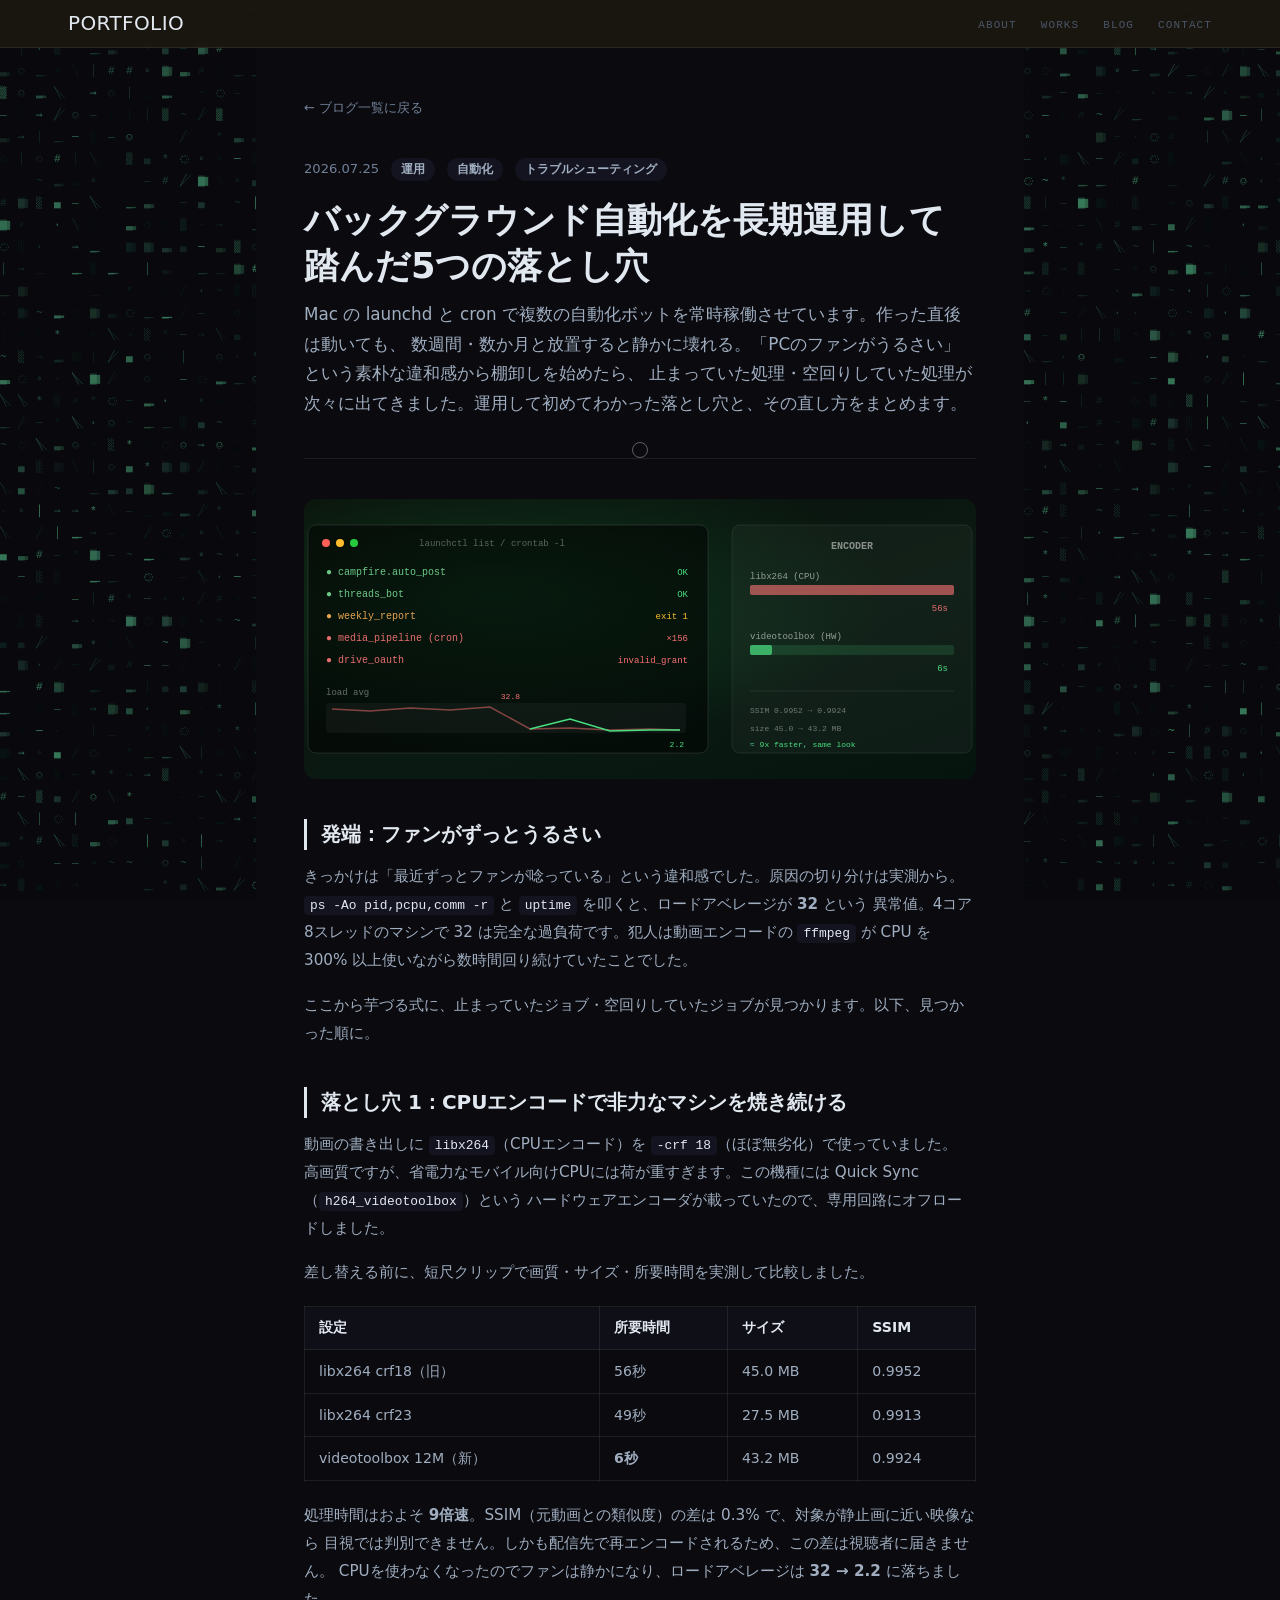
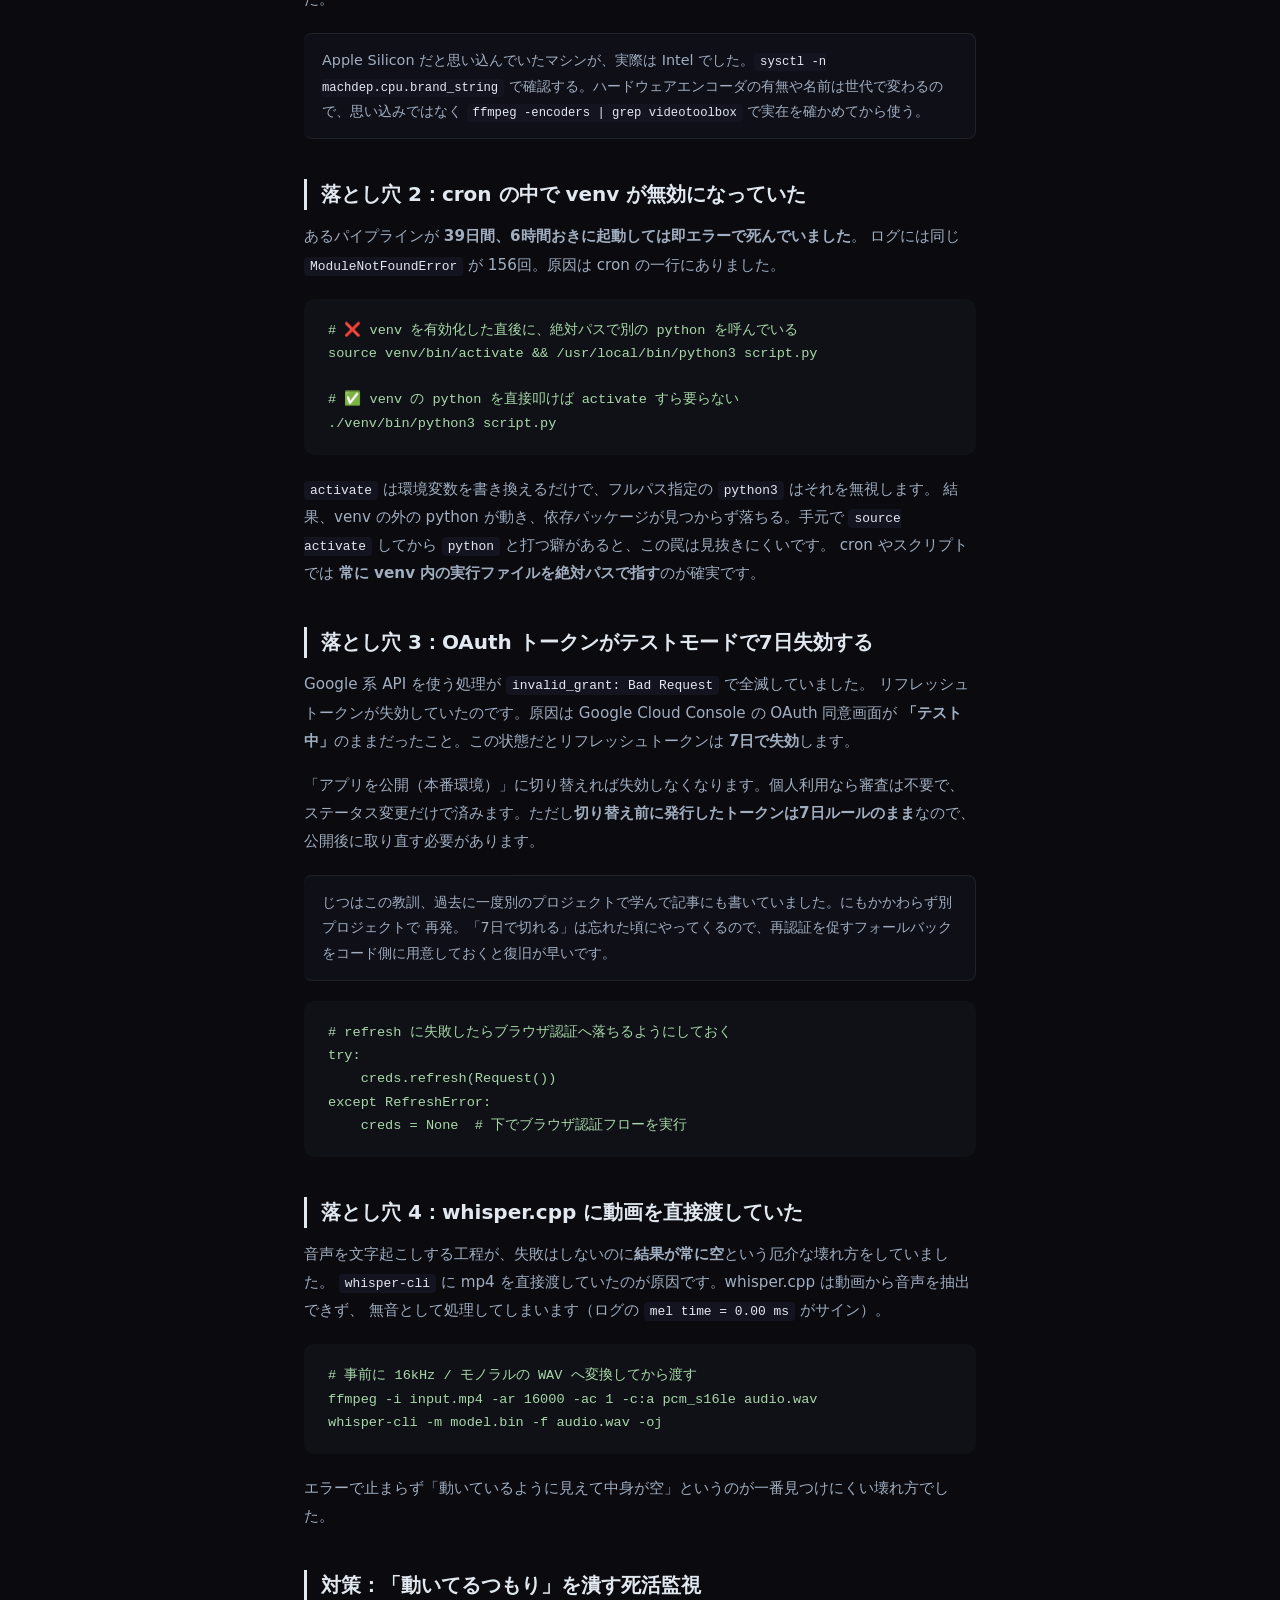
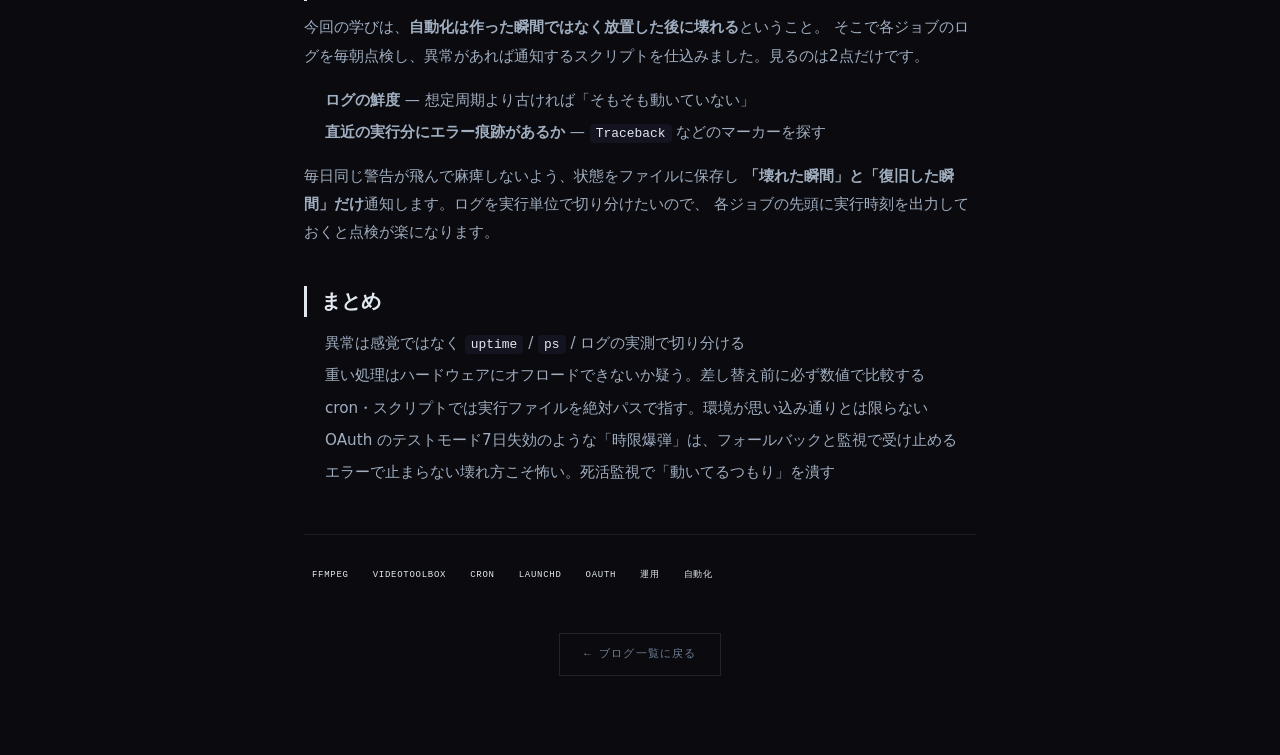
<file: blog/automation-ops.html>
<!DOCTYPE html>
<html lang="ja">
<head>
  <meta charset="UTF-8">
  <meta name="viewport" content="width=device-width, initial-scale=1.0">
  <title>バックグラウンド自動化を長期運用して踏んだ5つの落とし穴 | Portfolio</title>
  <link rel="preconnect" href="https://fonts.googleapis.com">
  <link href="https://fonts.googleapis.com/css2?family=Inter:wght@300;400;500;600;700;800&family=Noto+Sans+JP:wght@300;400;500;700&display=swap" rel="stylesheet">
  <link rel="icon" href="/favicon.svg" type="image/svg+xml" />
  <link rel="stylesheet" href="../style.css">
<style>
  /* ── Blog nav override ── */
  .nav {
    position: fixed; top: 0; left: 0; right: 0;
    height: var(--nav-height);
    background: rgba(28, 24, 16, 0.92);
    backdrop-filter: blur(12px);
    border-bottom: 1px solid var(--color-border);
    z-index: 80;
    display: flex; align-items: center;
  }
  .nav__inner {
    width: 100%; max-width: 1200px; margin: 0 auto;
    padding: 0 28px;
    display: flex; align-items: center; justify-content: space-between;
  }
  .nav__logo {
    font-family: var(--display);
    font-size: 20px; color: var(--ink);
    letter-spacing: 0.02em; text-transform: uppercase;
    text-decoration: none;
  }
  .nav__links { display: flex; gap: 24px; list-style: none; }
  .nav__links a {
    font-family: var(--mono); font-size: 11px;
    color: var(--ink-dim); letter-spacing: 0.1em;
    text-transform: uppercase; text-decoration: none;
    transition: color .2s;
  }
  .nav__links a:hover { color: var(--glow); }
  .tag {
    display: inline-block;
    font-family: var(--mono); font-size: 10px;
    letter-spacing: 0.08em; text-transform: uppercase;
    padding: 3px 10px;
    border: 1px solid var(--glow-soft);
    color: var(--glow);
  }
  .tag--sm { font-size: 9px; padding: 2px 8px; }
  .btn { display: inline-block; padding: 12px 24px; text-decoration: none; }
  .btn--outline {
    font-family: var(--mono); font-size: 11px;
    letter-spacing: 0.1em; text-transform: uppercase;
    border: 1px solid var(--line-2); color: var(--ink-mid);
    transition: border-color .25s, color .25s;
  }
  .btn--outline:hover { border-color: var(--glow); color: var(--glow); }
</style>
  <style>
    .article-wrap {
      max-width: 720px;
      margin: 0 auto;
      padding: calc(var(--nav-height) + 48px) 24px 80px;
    }
    .article-back {
      display: inline-flex;
      align-items: center;
      gap: 6px;
      font-size: 0.82rem;
      color: var(--color-text-muted);
      text-decoration: none;
      margin-bottom: 40px;
      transition: color var(--transition);
    }
    .article-back:hover { color: var(--color-text); }
    .article-meta {
      display: flex;
      align-items: center;
      gap: 12px;
      margin-bottom: 16px;
    }
    .article-date { font-size: 0.82rem; color: var(--color-text-muted); }
    .article-tag {
      font-size: 0.75rem;
      font-weight: 600;
      padding: 2px 10px;
      border-radius: 20px;
      background: var(--color-surface2);
      color: var(--color-text-mid);
    }
    .article-title {
      font-size: clamp(1.6rem, 4vw, 2.2rem);
      font-weight: 800;
      line-height: 1.3;
      margin-bottom: 12px;
      color: var(--color-text);
    }
    .article-lead {
      font-size: 1.05rem;
      color: var(--color-text-mid);
      line-height: 1.75;
      margin-bottom: 40px;
      padding-bottom: 40px;
      border-bottom: 1px solid var(--color-border);
    }
    .article-hero {
      border-radius: 12px;
      overflow: hidden;
      margin-bottom: 40px;
      background: linear-gradient(160deg, #0a0f0a 0%, #0a1a12 60%, #06140e 100%);
      height: 280px;
      position: relative;
    }
    .article-body h2 {
      font-size: 1.25rem;
      font-weight: 700;
      margin: 40px 0 12px;
      padding-left: 14px;
      border-left: 3px solid var(--color-text);
    }
    .article-body h3 {
      font-size: 1rem;
      font-weight: 700;
      margin: 28px 0 8px;
      color: var(--color-text);
    }
    .article-body p {
      font-size: 0.95rem;
      line-height: 1.85;
      color: var(--color-text-mid);
      margin-bottom: 16px;
    }
    .article-body ul, .article-body ol {
      padding-left: 1.4em;
      margin-bottom: 16px;
    }
    .article-body li {
      font-size: 0.95rem;
      line-height: 1.85;
      color: var(--color-text-mid);
      margin-bottom: 4px;
    }
    .article-body code {
      font-family: 'SF Mono', 'Fira Code', monospace;
      font-size: 0.85em;
      background: var(--color-surface2);
      padding: 2px 6px;
      border-radius: 4px;
      color: var(--color-text);
    }
    .article-body pre {
      background: #0f1117;
      border-radius: 10px;
      padding: 20px 24px;
      overflow-x: auto;
      margin: 20px 0;
    }
    .article-body pre code {
      background: none;
      padding: 0;
      font-size: 0.85rem;
      color: #a8d8a8;
      line-height: 1.7;
    }
    .article-body table {
      width: 100%;
      border-collapse: collapse;
      font-size: 0.88rem;
      margin: 20px 0;
    }
    .article-body th {
      background: var(--color-surface);
      padding: 10px 14px;
      text-align: left;
      font-weight: 600;
      border: 1px solid var(--color-border);
    }
    .article-body td {
      padding: 10px 14px;
      border: 1px solid var(--color-border);
      color: var(--color-text-mid);
      line-height: 1.6;
    }
    .article-body .callout {
      background: var(--color-surface);
      border: 1px solid var(--color-border);
      border-left: 3px solid var(--glow);
      border-radius: 8px;
      padding: 14px 18px;
      margin: 20px 0;
      font-size: 0.9rem;
      line-height: 1.75;
      color: var(--color-text-mid);
    }
    .article-tags {
      display: flex;
      flex-wrap: wrap;
      gap: 8px;
      margin-top: 48px;
      padding-top: 32px;
      border-top: 1px solid var(--color-border);
    }
    .article-footer {
      margin-top: 48px;
      text-align: center;
    }
  </style>
</head>
<body>
<canvas class="blog-canvas-left"  id="blog-canvas-left"  aria-hidden="true"></canvas>
<canvas class="blog-canvas-right" id="blog-canvas-right" aria-hidden="true"></canvas>
<!-- CURSOR -->
<div class="cur" id="cursor" aria-hidden="true"></div>


  <nav class="nav">
    <div class="nav__inner">
      <a href="../index.html" class="nav__logo">Portfolio</a>
      <ul class="nav__links">
        <li><a href="../index.html#about">About</a></li>
        <li><a href="../index.html#works">Works</a></li>
        <li><a href="../index.html#blog">Blog</a></li>
        <li><a href="../index.html#contact">Contact</a></li>
      </ul>
    </div>
  </nav>

  <div class="article-wrap">

    <a href="../index.html#blog" class="article-back">← ブログ一覧に戻る</a>

    <div class="article-meta">
      <span class="article-date">2026.07.25</span>
      <span class="article-tag">運用</span>
      <span class="article-tag">自動化</span>
      <span class="article-tag">トラブルシューティング</span>
    </div>

    <h1 class="article-title">バックグラウンド自動化を長期運用して踏んだ5つの落とし穴</h1>
    <p class="article-lead">
      Mac の launchd と cron で複数の自動化ボットを常時稼働させています。作った直後は動いても、
      数週間・数か月と放置すると静かに壊れる。「PCのファンがうるさい」という素朴な違和感から棚卸しを始めたら、
      止まっていた処理・空回りしていた処理が次々に出てきました。運用して初めてわかった落とし穴と、その直し方をまとめます。
    </p>

    <div class="article-hero">
      <svg viewBox="0 0 720 280" preserveAspectRatio="xMidYMid slice"
           style="position:absolute;inset:0;width:100%;height:100%"
           xmlns="http://www.w3.org/2000/svg">
        <radialGradient id="opsGlow" cx="30%" cy="35%" r="55%">
          <stop offset="0%" stop-color="#22c55e" stop-opacity="0.18"/>
          <stop offset="100%" stop-color="#22c55e" stop-opacity="0"/>
        </radialGradient>
        <rect width="720" height="280" fill="url(#opsGlow)"/>

        <!-- ターミナルウィンドウ -->
        <rect x="28" y="26" width="400" height="228" rx="8" fill="rgba(0,0,0,0.5)" stroke="rgba(255,255,255,0.1)" stroke-width="1"/>
        <circle cx="46" cy="44" r="4" fill="#ff5f56"/>
        <circle cx="60" cy="44" r="4" fill="#ffbd2e"/>
        <circle cx="74" cy="44" r="4" fill="#27c93f"/>
        <text x="212" y="47" fill="rgba(255,255,255,0.35)" font-size="9" font-family="monospace" text-anchor="middle">launchctl list / crontab -l</text>

        <!-- ジョブ行 -->
        <text x="46" y="76" fill="rgba(120,220,150,0.9)" font-size="10" font-family="monospace">● campfire.auto_post</text>
        <text x="408" y="76" fill="#4ade80" font-size="9" font-family="monospace" text-anchor="end">OK</text>
        <text x="46" y="98" fill="rgba(120,220,150,0.9)" font-size="10" font-family="monospace">● threads_bot</text>
        <text x="408" y="98" fill="#4ade80" font-size="9" font-family="monospace" text-anchor="end">OK</text>
        <text x="46" y="120" fill="rgba(255,180,90,0.9)" font-size="10" font-family="monospace">● weekly_report</text>
        <text x="408" y="120" fill="#fbbf24" font-size="9" font-family="monospace" text-anchor="end">exit 1</text>
        <text x="46" y="142" fill="rgba(255,120,120,0.9)" font-size="10" font-family="monospace">● media_pipeline (cron)</text>
        <text x="408" y="142" fill="#f87171" font-size="9" font-family="monospace" text-anchor="end">×156</text>
        <text x="46" y="164" fill="rgba(255,120,120,0.9)" font-size="10" font-family="monospace">● drive_oauth</text>
        <text x="408" y="164" fill="#f87171" font-size="9" font-family="monospace" text-anchor="end">invalid_grant</text>

        <!-- load average グラフ -->
        <text x="46" y="196" fill="rgba(255,255,255,0.4)" font-size="9" font-family="monospace">load avg</text>
        <rect x="46" y="204" width="360" height="30" rx="4" fill="rgba(255,255,255,0.04)"/>
        <polyline points="52,210 90,212 130,209 170,211 210,208 250,230 290,229 330,231 370,230 400,231"
                  fill="none" stroke="#f87171" stroke-width="1.5" opacity="0.5"/>
        <polyline points="250,230 290,220 330,232 370,231 400,231"
                  fill="none" stroke="#4ade80" stroke-width="1.5"/>
        <text x="240" y="200" fill="#f87171" font-size="8" font-family="monospace" text-anchor="end">32.8</text>
        <text x="404" y="248" fill="#4ade80" font-size="8" font-family="monospace" text-anchor="end">2.2</text>

        <!-- 右パネル: エンコーダ比較 -->
        <rect x="452" y="26" width="240" height="228" rx="8" fill="rgba(255,255,255,0.03)" stroke="rgba(255,255,255,0.08)" stroke-width="1"/>
        <text x="572" y="50" fill="rgba(255,255,255,0.5)" font-size="10" font-family="monospace" text-anchor="middle" font-weight="bold">ENCODER</text>

        <text x="470" y="80" fill="rgba(255,255,255,0.55)" font-size="9" font-family="monospace">libx264 (CPU)</text>
        <rect x="470" y="86" width="204" height="10" rx="2" fill="rgba(248,113,113,0.15)"/>
        <rect x="470" y="86" width="204" height="10" rx="2" fill="rgba(248,113,113,0.55)"/>
        <text x="668" y="112" fill="rgba(255,120,120,0.9)" font-size="9" font-family="monospace" text-anchor="end">56s</text>

        <text x="470" y="140" fill="rgba(255,255,255,0.55)" font-size="9" font-family="monospace">videotoolbox (HW)</text>
        <rect x="470" y="146" width="204" height="10" rx="2" fill="rgba(74,222,128,0.15)"/>
        <rect x="470" y="146" width="22" height="10" rx="2" fill="rgba(74,222,128,0.7)"/>
        <text x="668" y="172" fill="#4ade80" font-size="9" font-family="monospace" text-anchor="end">6s</text>

        <line x1="470" y1="192" x2="674" y2="192" stroke="rgba(255,255,255,0.08)" stroke-width="1"/>
        <text x="470" y="214" fill="rgba(255,255,255,0.4)" font-size="8" font-family="monospace">SSIM  0.9952 → 0.9924</text>
        <text x="470" y="232" fill="rgba(255,255,255,0.4)" font-size="8" font-family="monospace">size  45.0 → 43.2 MB</text>
        <text x="470" y="248" fill="#4ade80" font-size="8" font-family="monospace">≈ 9x faster, same look</text>
      </svg>
    </div>

    <div class="article-body">

      <h2>発端：ファンがずっとうるさい</h2>
      <p>
        きっかけは「最近ずっとファンが唸っている」という違和感でした。原因の切り分けは実測から。
        <code>ps -Ao pid,pcpu,comm -r</code> と <code>uptime</code> を叩くと、ロードアベレージが <strong>32</strong> という
        異常値。4コア8スレッドのマシンで 32 は完全な過負荷です。犯人は動画エンコードの <code>ffmpeg</code> が
        CPU を 300% 以上使いながら数時間回り続けていたことでした。
      </p>
      <p>
        ここから芋づる式に、止まっていたジョブ・空回りしていたジョブが見つかります。以下、見つかった順に。
      </p>

      <h2>落とし穴 1：CPUエンコードで非力なマシンを焼き続ける</h2>
      <p>
        動画の書き出しに <code>libx264</code>（CPUエンコード）を <code>-crf 18</code>（ほぼ無劣化）で使っていました。
        高画質ですが、省電力なモバイル向けCPUには荷が重すぎます。この機種には Quick Sync（<code>h264_videotoolbox</code>）という
        ハードウェアエンコーダが載っていたので、専用回路にオフロードしました。
      </p>
      <p>差し替える前に、短尺クリップで画質・サイズ・所要時間を実測して比較しました。</p>
      <table>
        <tr><th>設定</th><th>所要時間</th><th>サイズ</th><th>SSIM</th></tr>
        <tr><td>libx264 crf18（旧）</td><td>56秒</td><td>45.0 MB</td><td>0.9952</td></tr>
        <tr><td>libx264 crf23</td><td>49秒</td><td>27.5 MB</td><td>0.9913</td></tr>
        <tr><td>videotoolbox 12M（新）</td><td><strong>6秒</strong></td><td>43.2 MB</td><td>0.9924</td></tr>
      </table>
      <p>
        処理時間はおよそ <strong>9倍速</strong>。SSIM（元動画との類似度）の差は 0.3% で、対象が静止画に近い映像なら
        目視では判別できません。しかも配信先で再エンコードされるため、この差は視聴者に届きません。
        CPUを使わなくなったのでファンは静かになり、ロードアベレージは <strong>32 → 2.2</strong> に落ちました。
      </p>
      <div class="callout">
        Apple Silicon だと思い込んでいたマシンが、実際は Intel でした。<code>sysctl -n machdep.cpu.brand_string</code>
        で確認する。ハードウェアエンコーダの有無や名前は世代で変わるので、思い込みではなく
        <code>ffmpeg -encoders | grep videotoolbox</code> で実在を確かめてから使う。
      </div>

      <h2>落とし穴 2：cron の中で venv が無効になっていた</h2>
      <p>
        あるパイプラインが <strong>39日間、6時間おきに起動しては即エラーで死んでいました</strong>。
        ログには同じ <code>ModuleNotFoundError</code> が 156回。原因は cron の一行にありました。
      </p>
      <pre><code># ❌ venv を有効化した直後に、絶対パスで別の python を呼んでいる
source venv/bin/activate &amp;&amp; /usr/local/bin/python3 script.py

# ✅ venv の python を直接叩けば activate すら要らない
./venv/bin/python3 script.py</code></pre>
      <p>
        <code>activate</code> は環境変数を書き換えるだけで、フルパス指定の <code>python3</code> はそれを無視します。
        結果、venv の外の python が動き、依存パッケージが見つからず落ちる。手元で
        <code>source activate</code> してから <code>python</code> と打つ癖があると、この罠は見抜きにくいです。
        cron やスクリプトでは <strong>常に venv 内の実行ファイルを絶対パスで指す</strong>のが確実です。
      </p>

      <h2>落とし穴 3：OAuth トークンがテストモードで7日失効する</h2>
      <p>
        Google 系 API を使う処理が <code>invalid_grant: Bad Request</code> で全滅していました。
        リフレッシュトークンが失効していたのです。原因は Google Cloud Console の OAuth 同意画面が
        <strong>「テスト中」</strong>のままだったこと。この状態だとリフレッシュトークンは <strong>7日で失効</strong>します。
      </p>
      <p>
        「アプリを公開（本番環境）」に切り替えれば失効しなくなります。個人利用なら審査は不要で、
        ステータス変更だけで済みます。ただし<strong>切り替え前に発行したトークンは7日ルールのまま</strong>なので、
        公開後に取り直す必要があります。
      </p>
      <div class="callout">
        じつはこの教訓、過去に一度別のプロジェクトで学んで記事にも書いていました。にもかかわらず別プロジェクトで
        再発。「7日で切れる」は忘れた頃にやってくるので、再認証を促すフォールバックをコード側に用意しておくと復旧が早いです。
      </div>
      <pre><code># refresh に失敗したらブラウザ認証へ落ちるようにしておく
try:
    creds.refresh(Request())
except RefreshError:
    creds = None  # 下でブラウザ認証フローを実行</code></pre>

      <h2>落とし穴 4：whisper.cpp に動画を直接渡していた</h2>
      <p>
        音声を文字起こしする工程が、失敗はしないのに<strong>結果が常に空</strong>という厄介な壊れ方をしていました。
        <code>whisper-cli</code> に mp4 を直接渡していたのが原因です。whisper.cpp は動画から音声を抽出できず、
        無音として処理してしまいます（ログの <code>mel time = 0.00 ms</code> がサイン）。
      </p>
      <pre><code># 事前に 16kHz / モノラルの WAV へ変換してから渡す
ffmpeg -i input.mp4 -ar 16000 -ac 1 -c:a pcm_s16le audio.wav
whisper-cli -m model.bin -f audio.wav -oj</code></pre>
      <p>
        エラーで止まらず「動いているように見えて中身が空」というのが一番見つけにくい壊れ方でした。
      </p>

      <h2>対策：「動いてるつもり」を潰す死活監視</h2>
      <p>
        今回の学びは、<strong>自動化は作った瞬間ではなく放置した後に壊れる</strong>ということ。
        そこで各ジョブのログを毎朝点検し、異常があれば通知するスクリプトを仕込みました。見るのは2点だけです。
      </p>
      <ul>
        <li><strong>ログの鮮度</strong> — 想定周期より古ければ「そもそも動いていない」</li>
        <li><strong>直近の実行分にエラー痕跡があるか</strong> — <code>Traceback</code> などのマーカーを探す</li>
      </ul>
      <p>
        毎日同じ警告が飛んで麻痺しないよう、状態をファイルに保存し
        <strong>「壊れた瞬間」と「復旧した瞬間」だけ</strong>通知します。ログを実行単位で切り分けたいので、
        各ジョブの先頭に実行時刻を出力しておくと点検が楽になります。
      </p>

      <h2>まとめ</h2>
      <ul>
        <li>異常は感覚ではなく <code>uptime</code> / <code>ps</code> / ログの実測で切り分ける</li>
        <li>重い処理はハードウェアにオフロードできないか疑う。差し替え前に必ず数値で比較する</li>
        <li>cron・スクリプトでは実行ファイルを絶対パスで指す。環境が思い込み通りとは限らない</li>
        <li>OAuth のテストモード7日失効のような「時限爆弾」は、フォールバックと監視で受け止める</li>
        <li>エラーで止まらない壊れ方こそ怖い。死活監視で「動いてるつもり」を潰す</li>
      </ul>

    </div>

    <div class="article-tags">
      <span class="tag tag--sm">FFmpeg</span>
      <span class="tag tag--sm">VideoToolbox</span>
      <span class="tag tag--sm">cron</span>
      <span class="tag tag--sm">launchd</span>
      <span class="tag tag--sm">OAuth</span>
      <span class="tag tag--sm">運用</span>
      <span class="tag tag--sm">自動化</span>
    </div>

    <div class="article-footer">
      <a href="../index.html#blog" class="btn btn--outline">← ブログ一覧に戻る</a>
    </div>

  </div>


<script>
(function cursor(){
  const cur = document.getElementById('cursor');
  if (!cur) return;
  let cx = innerWidth / 2, cy = innerHeight / 2;
  let mx = cx, my = cy;
  addEventListener('mousemove', e => { mx = e.clientX; my = e.clientY; });
  addEventListener('mousedown', () => cur.classList.add('is-press'));
  addEventListener('mouseup',   () => cur.classList.remove('is-press'));
  (function loop(){
    cx += (mx - cx) * 0.28;
    cy += (my - cy) * 0.28;
    cur.style.transform = `translate(${cx}px, ${cy}px) translate(-50%,-50%)`;
    requestAnimationFrame(loop);
  })();
  document.querySelectorAll('a, button').forEach(el => {
    el.addEventListener('mouseenter', () => cur.classList.add('is-hover'));
    el.addEventListener('mouseleave', () => cur.classList.remove('is-hover'));
  });
})();
</script>
<script src="../blog-side-canvas.js" defer></script>
</body>
</html>
</file>
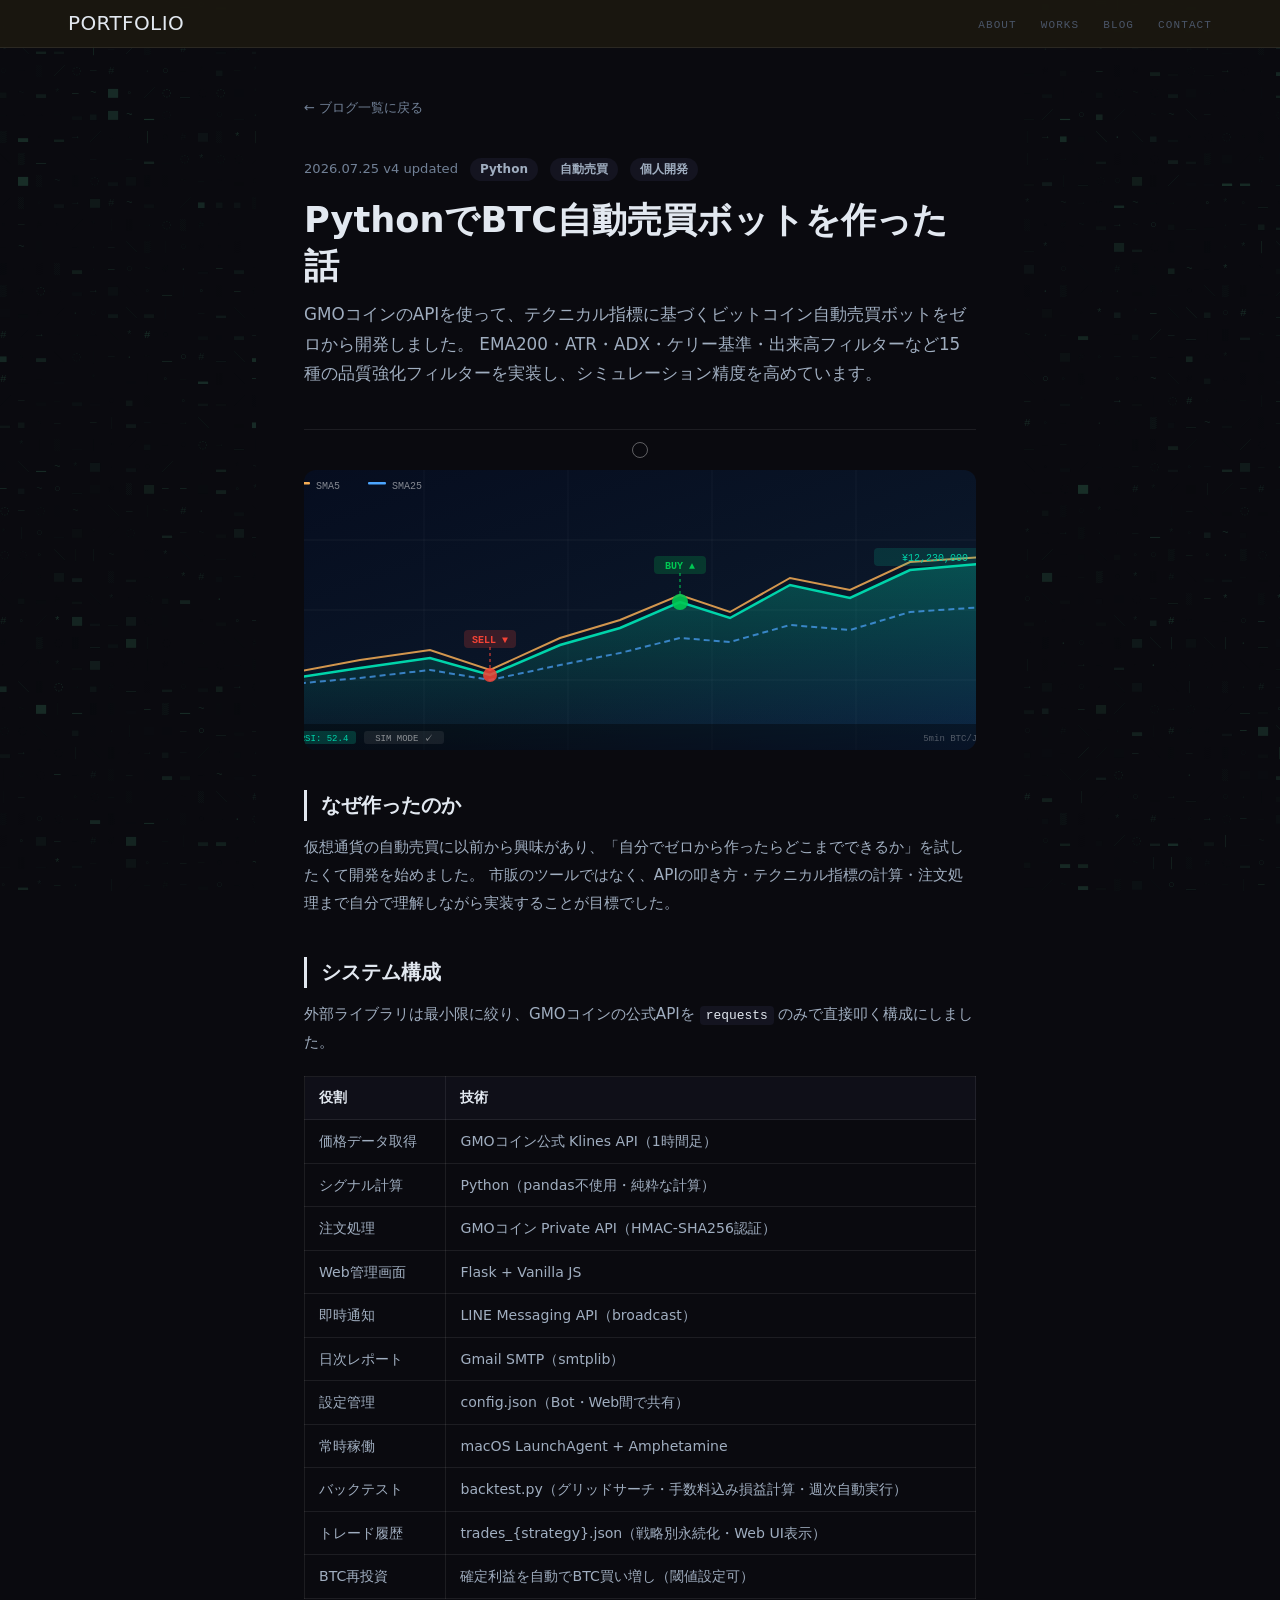
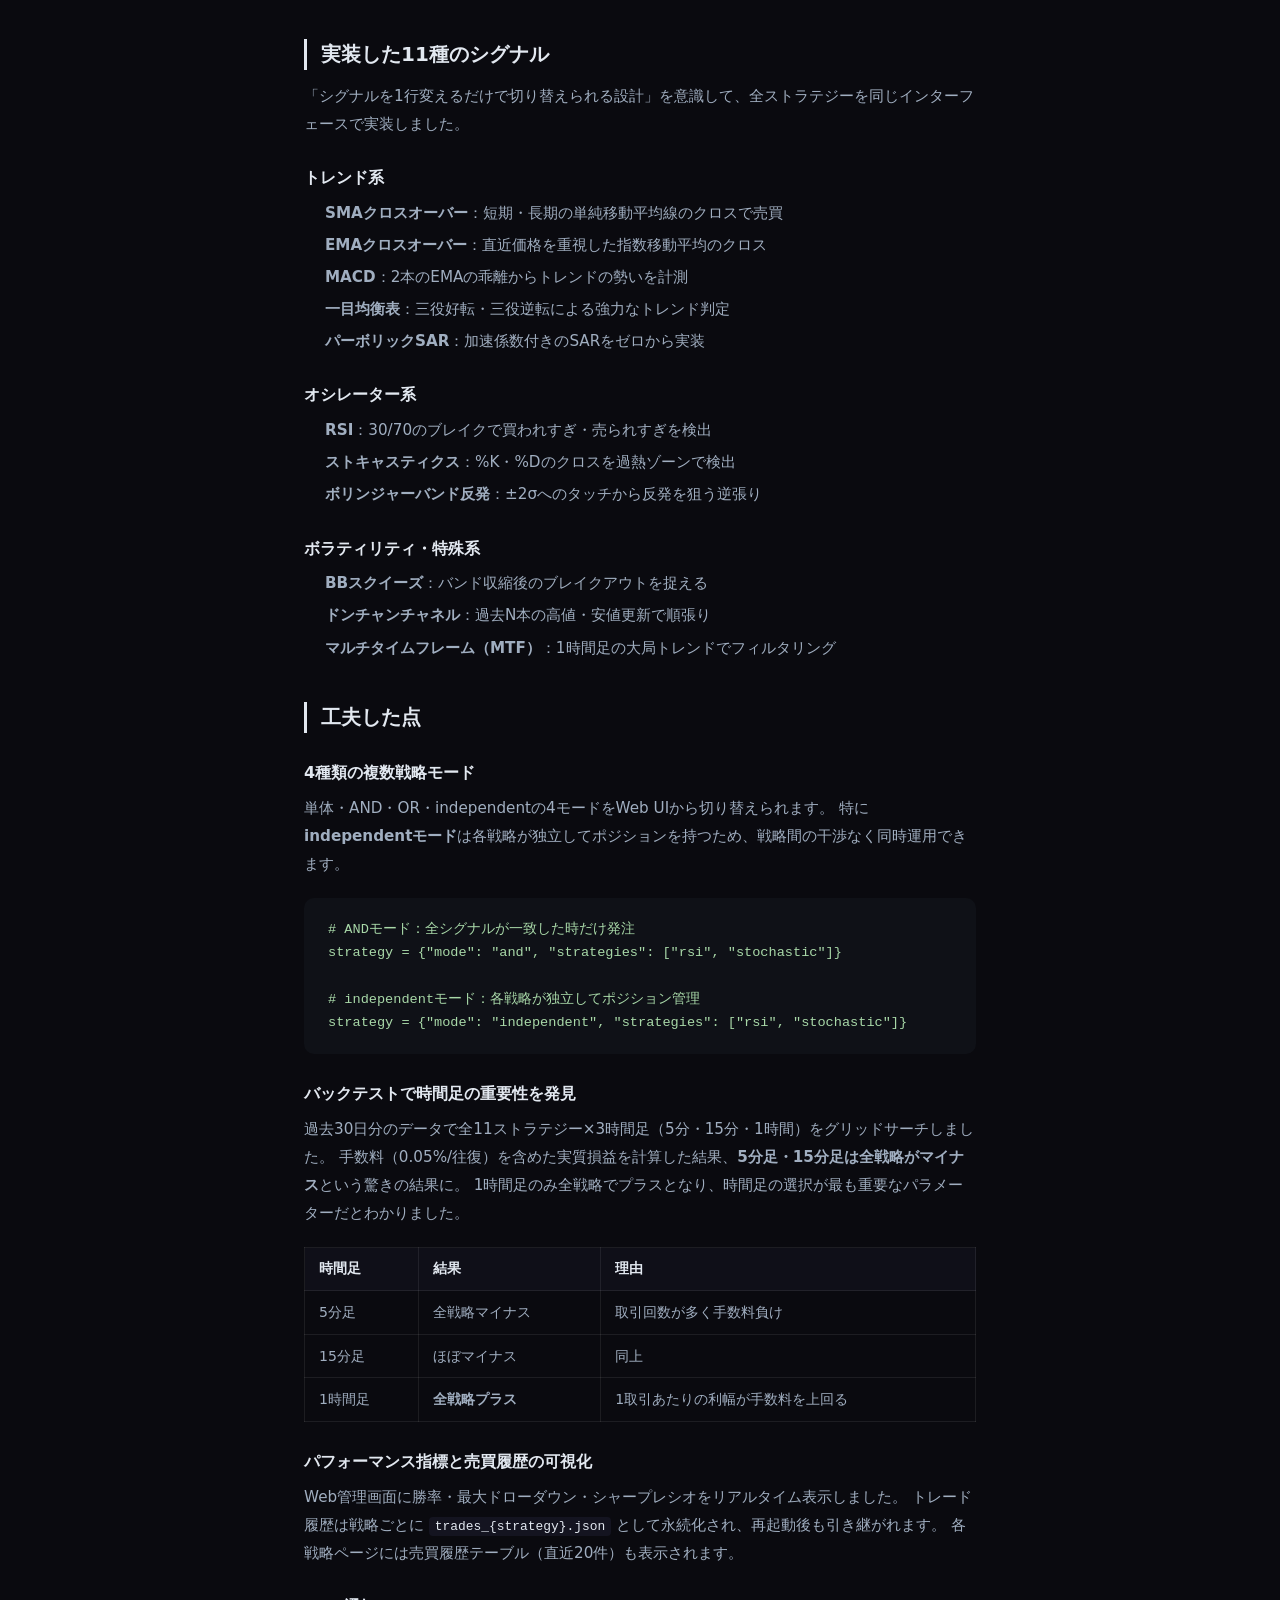
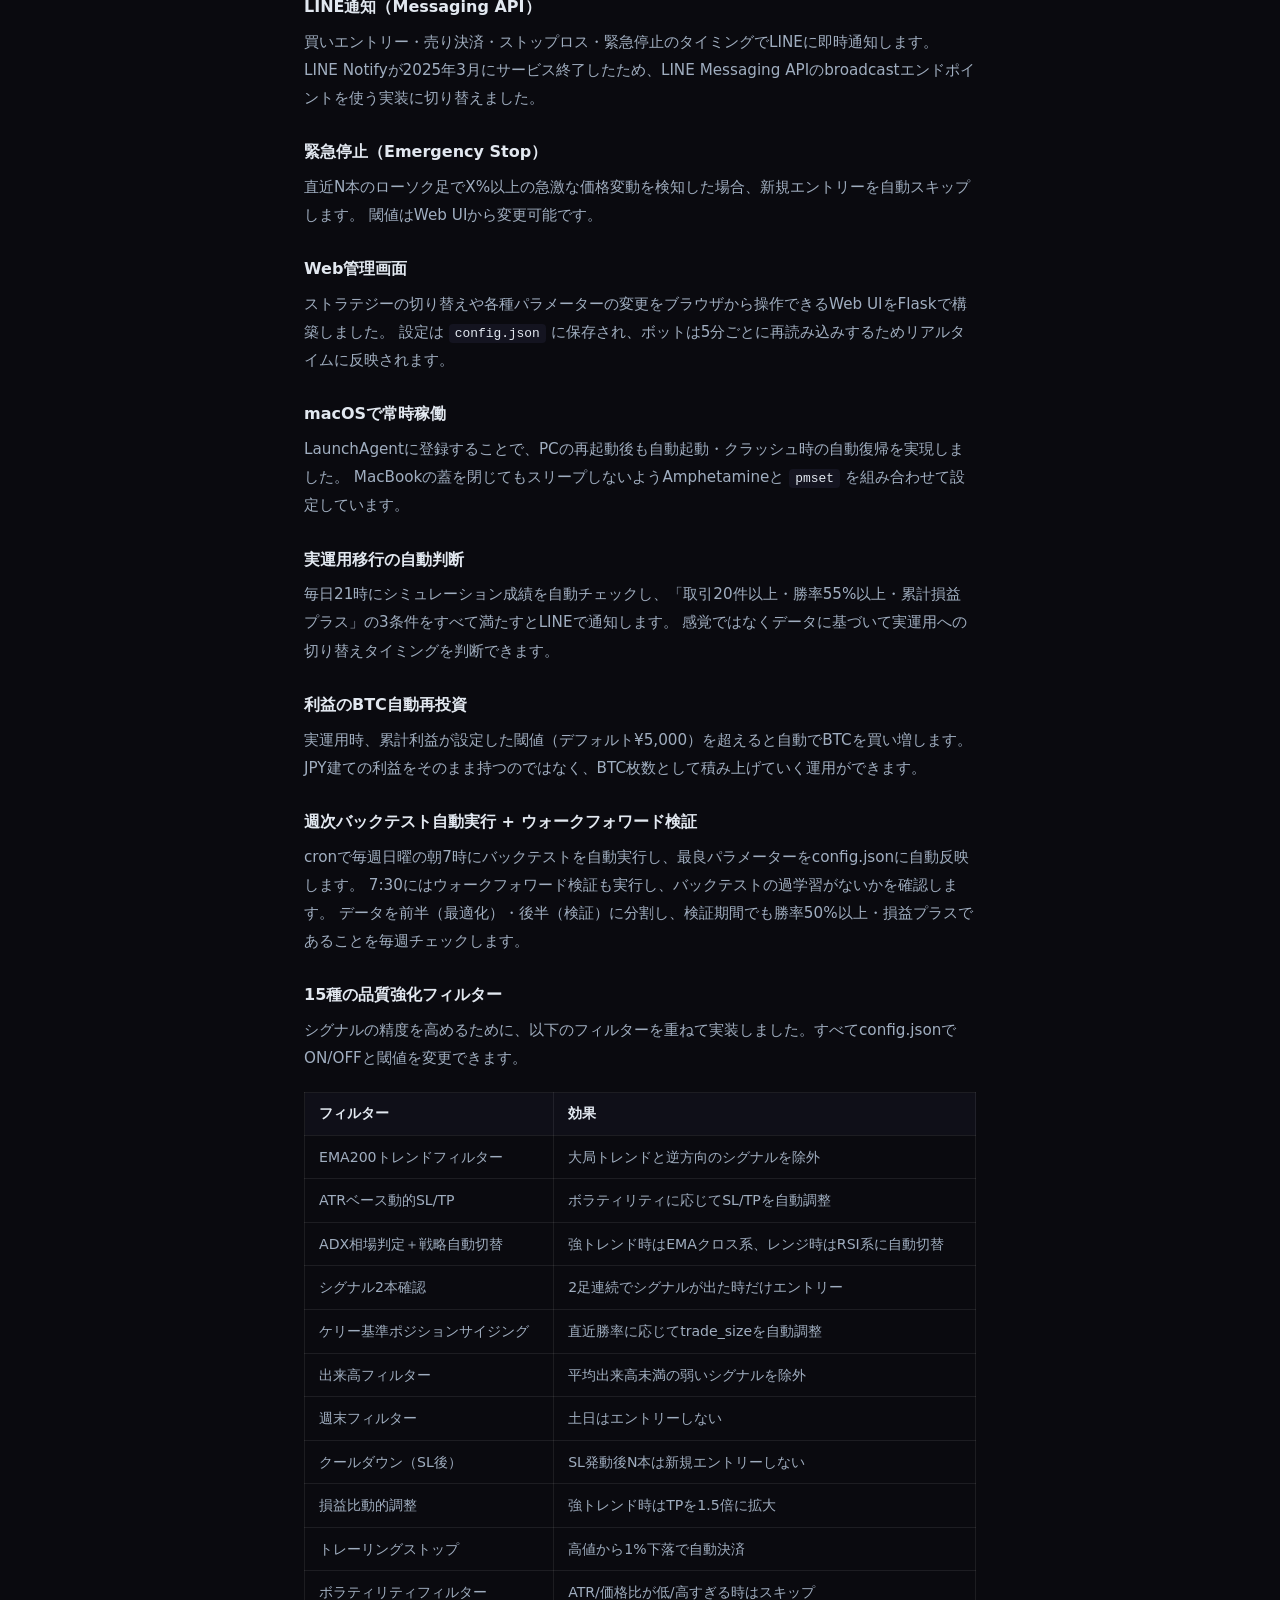
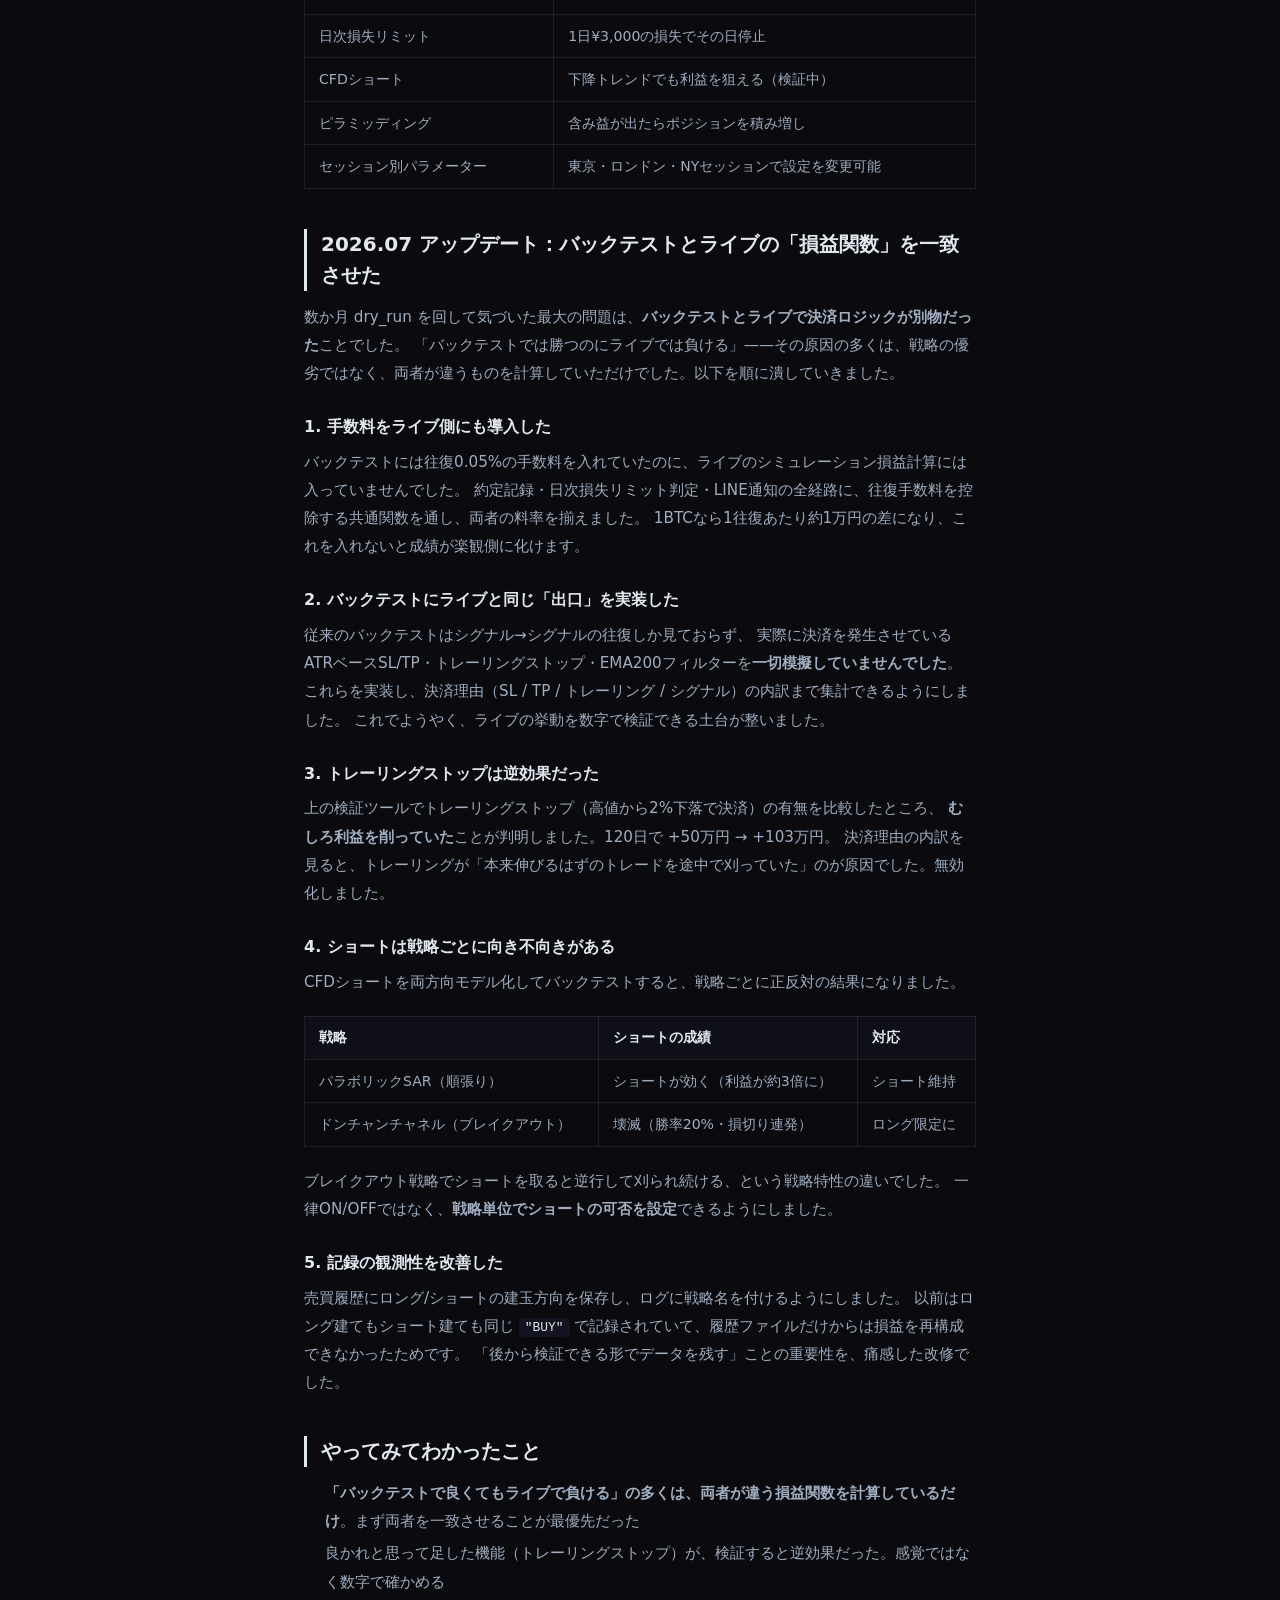
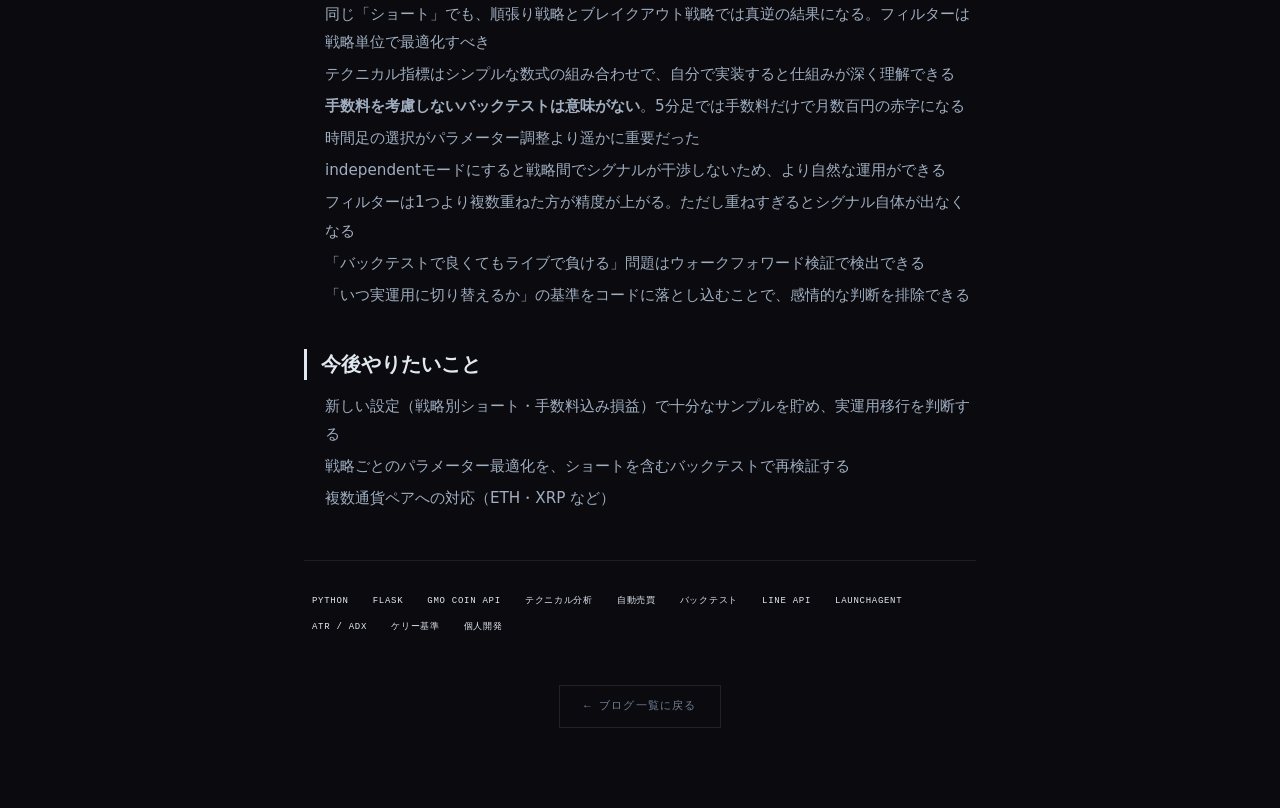
<file: blog/btc-bot.html>
<!DOCTYPE html>
<html lang="ja">
<head>
  <meta charset="UTF-8">
  <meta name="viewport" content="width=device-width, initial-scale=1.0">
  <title>PythonでBTC自動売買ボットを作った話 | Portfolio</title>
  <link rel="preconnect" href="https://fonts.googleapis.com">
  <link href="https://fonts.googleapis.com/css2?family=Inter:wght@300;400;500;600;700;800&family=Noto+Sans+JP:wght@300;400;500;700&display=swap" rel="stylesheet">
  <link rel="icon" href="/favicon.svg" type="image/svg+xml" />
  <link rel="stylesheet" href="../style.css">
<style>
  /* ── Blog nav override ── */
  .nav {
    position: fixed; top: 0; left: 0; right: 0;
    height: var(--nav-height);
    background: rgba(28, 24, 16, 0.92);
    backdrop-filter: blur(12px);
    border-bottom: 1px solid var(--color-border);
    z-index: 80;
    display: flex; align-items: center;
  }
  .nav__inner {
    width: 100%; max-width: 1200px; margin: 0 auto;
    padding: 0 28px;
    display: flex; align-items: center; justify-content: space-between;
  }
  .nav__logo {
    font-family: var(--display);
    font-size: 20px; color: var(--ink);
    letter-spacing: 0.02em; text-transform: uppercase;
    text-decoration: none;
  }
  .nav__links { display: flex; gap: 24px; list-style: none; }
  .nav__links a {
    font-family: var(--mono); font-size: 11px;
    color: var(--ink-dim); letter-spacing: 0.1em;
    text-transform: uppercase; text-decoration: none;
    transition: color .2s;
  }
  .nav__links a:hover { color: var(--glow); }
  .tag {
    display: inline-block;
    font-family: var(--mono); font-size: 10px;
    letter-spacing: 0.08em; text-transform: uppercase;
    padding: 3px 10px;
    border: 1px solid var(--glow-soft);
    color: var(--glow);
  }
  .tag--sm { font-size: 9px; padding: 2px 8px; }
  .btn { display: inline-block; padding: 12px 24px; text-decoration: none; }
  .btn--outline {
    font-family: var(--mono); font-size: 11px;
    letter-spacing: 0.1em; text-transform: uppercase;
    border: 1px solid var(--line-2); color: var(--ink-mid);
    transition: border-color .25s, color .25s;
  }
  .btn--outline:hover { border-color: var(--glow); color: var(--glow); }
  .pipeline {
    display: flex; align-items: center; gap: 8px;
    flex-wrap: wrap;
    background: var(--color-surface);
    border-radius: 10px;
    padding: 16px 20px; margin: 20px 0;
    font-size: 0.85rem; color: var(--color-text-mid);
  }
  .pipeline__step {
    background: var(--color-bg);
    border: 1px solid var(--color-border);
    border-radius: 6px;
    padding: 6px 12px;
    font-weight: 500; color: var(--color-text);
    white-space: nowrap;
  }
  .pipeline__arrow { color: var(--color-text-muted); }
</style>
  <style>
    .article-wrap {
      max-width: 720px;
      margin: 0 auto;
      padding: calc(var(--nav-height) + 48px) 24px 80px;
    }
    .article-back {
      display: inline-flex;
      align-items: center;
      gap: 6px;
      font-size: 0.82rem;
      color: var(--color-text-muted);
      text-decoration: none;
      margin-bottom: 40px;
      transition: color var(--transition);
    }
    .article-back:hover { color: var(--color-text); }

    .article-meta {
      display: flex;
      align-items: center;
      gap: 12px;
      margin-bottom: 16px;
    }
    .article-date { font-size: 0.82rem; color: var(--color-text-muted); }
    .article-tag {
      font-size: 0.75rem;
      font-weight: 600;
      padding: 2px 10px;
      border-radius: 20px;
      background: var(--color-surface2);
      color: var(--color-text-mid);
    }

    .article-title {
      font-size: clamp(1.6rem, 4vw, 2.2rem);
      font-weight: 800;
      line-height: 1.3;
      margin-bottom: 12px;
      color: var(--color-text);
    }
    .article-lead {
      font-size: 1.05rem;
      color: var(--color-text-mid);
      line-height: 1.75;
      margin-bottom: 40px;
      padding-bottom: 40px;
      border-bottom: 1px solid var(--color-border);
    }

    /* チャート画像エリア */
    .article-hero {
      border-radius: 12px;
      overflow: hidden;
      margin-bottom: 40px;
      background: linear-gradient(160deg, #060d1f 0%, #0a1628 60%, #0d2040 100%);
      height: 280px;
      position: relative;
    }

    /* 本文 */
    .article-body h2 {
      font-size: 1.25rem;
      font-weight: 700;
      margin: 40px 0 12px;
      padding-left: 14px;
      border-left: 3px solid var(--color-text);
    }
    .article-body h3 {
      font-size: 1rem;
      font-weight: 700;
      margin: 28px 0 8px;
      color: var(--color-text);
    }
    .article-body p {
      font-size: 0.95rem;
      line-height: 1.85;
      color: var(--color-text-mid);
      margin-bottom: 16px;
    }
    .article-body ul, .article-body ol {
      padding-left: 1.4em;
      margin-bottom: 16px;
    }
    .article-body li {
      font-size: 0.95rem;
      line-height: 1.85;
      color: var(--color-text-mid);
      margin-bottom: 4px;
    }
    .article-body code {
      font-family: 'SF Mono', 'Fira Code', monospace;
      font-size: 0.85em;
      background: var(--color-surface2);
      padding: 2px 6px;
      border-radius: 4px;
      color: var(--color-text);
    }
    .article-body pre {
      background: #0f1117;
      border-radius: 10px;
      padding: 20px 24px;
      overflow-x: auto;
      margin: 20px 0;
    }
    .article-body pre code {
      background: none;
      padding: 0;
      font-size: 0.85rem;
      color: #a8d8a8;
      line-height: 1.7;
    }

    /* テーブル */
    .article-body table {
      width: 100%;
      border-collapse: collapse;
      font-size: 0.88rem;
      margin: 20px 0;
    }
    .article-body th {
      background: var(--color-surface);
      padding: 10px 14px;
      text-align: left;
      font-weight: 600;
      border: 1px solid var(--color-border);
    }
    .article-body td {
      padding: 10px 14px;
      border: 1px solid var(--color-border);
      color: var(--color-text-mid);
      line-height: 1.6;
    }

    /* タグ群 */
    .article-tags {
      display: flex;
      flex-wrap: wrap;
      gap: 8px;
      margin-top: 48px;
      padding-top: 32px;
      border-top: 1px solid var(--color-border);
    }

    /* 戻るボタン */
    .article-footer {
      margin-top: 48px;
      text-align: center;
    }
  </style>
</head>
<body>
<canvas class="blog-canvas-left"  id="blog-canvas-left"  aria-hidden="true"></canvas>
<canvas class="blog-canvas-right" id="blog-canvas-right" aria-hidden="true"></canvas>
<!-- CURSOR -->
<div class="cur" id="cursor" aria-hidden="true"></div>


  <!-- Nav -->
  <nav class="nav">
    <div class="nav__inner">
      <a href="../index.html" class="nav__logo">Portfolio</a>
      <ul class="nav__links">
        <li><a href="../index.html#about">About</a></li>
        <li><a href="../index.html#works">Works</a></li>
        <li><a href="../index.html#blog">Blog</a></li>
        <li><a href="../index.html#contact">Contact</a></li>
      </ul>
    </div>
  </nav>

  <div class="article-wrap">

    <a href="../index.html#blog" class="article-back">← ブログ一覧に戻る</a>

    <div class="article-meta">
      <span class="article-date">2026.07.25 v4 updated</span>
      <span class="article-tag">Python</span>
      <span class="article-tag">自動売買</span>
      <span class="article-tag">個人開発</span>
    </div>

    <h1 class="article-title">PythonでBTC自動売買ボットを作った話</h1>
    <p class="article-lead">
      GMOコインのAPIを使って、テクニカル指標に基づくビットコイン自動売買ボットをゼロから開発しました。
      EMA200・ATR・ADX・ケリー基準・出来高フィルターなど15種の品質強化フィルターを実装し、シミュレーション精度を高めています。
    </p>

    <!-- チャートイラスト -->
    <div class="article-hero">
      <svg viewBox="0 0 720 280" preserveAspectRatio="xMidYMid slice"
           style="position:absolute;inset:0;width:100%;height:100%"
           xmlns="http://www.w3.org/2000/svg">
        <defs>
          <linearGradient id="heroGrad" x1="0" y1="0" x2="0" y2="1">
            <stop offset="0%" stop-color="#00d4aa" stop-opacity="0.3"/>
            <stop offset="100%" stop-color="#00d4aa" stop-opacity="0"/>
          </linearGradient>
        </defs>
        <!-- グリッド -->
        <line x1="0" y1="70"  x2="720" y2="70"  stroke="rgba(255,255,255,0.05)" stroke-width="1"/>
        <line x1="0" y1="140" x2="720" y2="140" stroke="rgba(255,255,255,0.05)" stroke-width="1"/>
        <line x1="0" y1="210" x2="720" y2="210" stroke="rgba(255,255,255,0.05)" stroke-width="1"/>
        <line x1="144" y1="0" x2="144" y2="280" stroke="rgba(255,255,255,0.04)" stroke-width="1"/>
        <line x1="288" y1="0" x2="288" y2="280" stroke="rgba(255,255,255,0.04)" stroke-width="1"/>
        <line x1="432" y1="0" x2="432" y2="280" stroke="rgba(255,255,255,0.04)" stroke-width="1"/>
        <line x1="576" y1="0" x2="576" y2="280" stroke="rgba(255,255,255,0.04)" stroke-width="1"/>
        <!-- エリア -->
        <polygon
          points="0,210 80,198 150,188 210,205 280,175 340,158 400,132 450,148 510,115 570,128 630,100 720,92 720,280 0,280"
          fill="url(#heroGrad)"/>
        <!-- SMA長期 -->
        <polyline
          points="0,215 80,208 150,200 210,210 280,195 340,183 400,168 450,172 510,155 570,160 630,142 720,136"
          fill="none" stroke="#4da6ff" stroke-width="2" stroke-dasharray="6,4" opacity="0.7"/>
        <!-- SMA短期 -->
        <polyline
          points="0,205 80,190 150,180 210,200 280,168 340,150 400,125 450,142 510,108 570,120 630,92 720,86"
          fill="none" stroke="#f6ad55" stroke-width="2" opacity="0.85"/>
        <!-- 価格ライン -->
        <polyline
          points="0,210 80,198 150,188 210,205 280,175 340,158 400,132 450,148 510,115 570,128 630,100 720,92"
          fill="none" stroke="#00d4aa" stroke-width="2.5"/>
        <!-- 買いシグナル -->
        <circle cx="400" cy="132" r="8" fill="#00c853" opacity="0.9"/>
        <line x1="400" y1="124" x2="400" y2="100" stroke="#00c853" stroke-width="1.5" stroke-dasharray="3,3" opacity="0.7"/>
        <rect x="374" y="86" width="52" height="18" rx="4" fill="rgba(0,200,83,0.2)"/>
        <text x="400" y="99" fill="#00c853" font-size="10" font-family="monospace" font-weight="bold" text-anchor="middle">BUY ▲</text>
        <!-- 売りシグナル -->
        <circle cx="210" cy="205" r="7" fill="#f44336" opacity="0.85"/>
        <line x1="210" y1="198" x2="210" y2="174" stroke="#f44336" stroke-width="1.5" stroke-dasharray="3,3" opacity="0.7"/>
        <rect x="184" y="160" width="52" height="18" rx="4" fill="rgba(244,67,54,0.2)"/>
        <text x="210" y="173" fill="#f44336" font-size="10" font-family="monospace" font-weight="bold" text-anchor="middle">SELL ▼</text>
        <!-- 現在価格 -->
        <circle cx="720" cy="92" r="5" fill="#00d4aa"/>
        <rect x="594" y="78" width="122" height="18" rx="4" fill="rgba(0,212,170,0.15)"/>
        <text x="655" y="91" fill="#00d4aa" font-size="10" font-family="monospace" text-anchor="middle">¥12,230,000</text>
        <!-- 凡例 -->
        <rect x="12" y="12" width="18" height="2.5" fill="#f6ad55" rx="1"/>
        <text x="36" y="19" fill="rgba(255,255,255,0.5)" font-size="10" font-family="monospace">SMA5</text>
        <rect x="88" y="12" width="18" height="2.5" fill="#4da6ff" rx="1"/>
        <text x="112" y="19" fill="rgba(255,255,255,0.5)" font-size="10" font-family="monospace">SMA25</text>
        <!-- ステータスバー -->
        <rect x="0" y="254" width="720" height="26" fill="rgba(0,0,0,0.4)"/>
        <rect x="12" y="261" width="64" height="13" rx="3" fill="rgba(0,212,170,0.2)"/>
        <text x="44" y="271" fill="#00d4aa" font-size="9" font-family="monospace" text-anchor="middle">RSI: 52.4</text>
        <rect x="84" y="261" width="80" height="13" rx="3" fill="rgba(255,255,255,0.07)"/>
        <text x="124" y="271" fill="rgba(255,255,255,0.5)" font-size="9" font-family="monospace" text-anchor="middle">SIM MODE ✓</text>
        <text x="708" y="271" fill="rgba(255,255,255,0.3)" font-size="9" font-family="monospace" text-anchor="end">5min BTC/JPY</text>
      </svg>
    </div>

    <!-- 本文 -->
    <div class="article-body">

      <h2>なぜ作ったのか</h2>
      <p>
        仮想通貨の自動売買に以前から興味があり、「自分でゼロから作ったらどこまでできるか」を試したくて開発を始めました。
        市販のツールではなく、APIの叩き方・テクニカル指標の計算・注文処理まで自分で理解しながら実装することが目標でした。
      </p>

      <h2>システム構成</h2>
      <p>外部ライブラリは最小限に絞り、GMOコインの公式APIを <code>requests</code> のみで直接叩く構成にしました。</p>

      <table>
        <tr><th>役割</th><th>技術</th></tr>
        <tr><td>価格データ取得</td><td>GMOコイン公式 Klines API（1時間足）</td></tr>
        <tr><td>シグナル計算</td><td>Python（pandas不使用・純粋な計算）</td></tr>
        <tr><td>注文処理</td><td>GMOコイン Private API（HMAC-SHA256認証）</td></tr>
        <tr><td>Web管理画面</td><td>Flask + Vanilla JS</td></tr>
        <tr><td>即時通知</td><td>LINE Messaging API（broadcast）</td></tr>
        <tr><td>日次レポート</td><td>Gmail SMTP（smtplib）</td></tr>
        <tr><td>設定管理</td><td>config.json（Bot・Web間で共有）</td></tr>
        <tr><td>常時稼働</td><td>macOS LaunchAgent + Amphetamine</td></tr>
        <tr><td>バックテスト</td><td>backtest.py（グリッドサーチ・手数料込み損益計算・週次自動実行）</td></tr>
        <tr><td>トレード履歴</td><td>trades_{strategy}.json（戦略別永続化・Web UI表示）</td></tr>
        <tr><td>BTC再投資</td><td>確定利益を自動でBTC買い増し（閾値設定可）</td></tr>
      </table>

      <h2>実装した11種のシグナル</h2>
      <p>「シグナルを1行変えるだけで切り替えられる設計」を意識して、全ストラテジーを同じインターフェースで実装しました。</p>

      <h3>トレンド系</h3>
      <ul>
        <li><strong>SMAクロスオーバー</strong>：短期・長期の単純移動平均線のクロスで売買</li>
        <li><strong>EMAクロスオーバー</strong>：直近価格を重視した指数移動平均のクロス</li>
        <li><strong>MACD</strong>：2本のEMAの乖離からトレンドの勢いを計測</li>
        <li><strong>一目均衡表</strong>：三役好転・三役逆転による強力なトレンド判定</li>
        <li><strong>パーボリックSAR</strong>：加速係数付きのSARをゼロから実装</li>
      </ul>

      <h3>オシレーター系</h3>
      <ul>
        <li><strong>RSI</strong>：30/70のブレイクで買われすぎ・売られすぎを検出</li>
        <li><strong>ストキャスティクス</strong>：%K・%Dのクロスを過熱ゾーンで検出</li>
        <li><strong>ボリンジャーバンド反発</strong>：±2σへのタッチから反発を狙う逆張り</li>
      </ul>

      <h3>ボラティリティ・特殊系</h3>
      <ul>
        <li><strong>BBスクイーズ</strong>：バンド収縮後のブレイクアウトを捉える</li>
        <li><strong>ドンチャンチャネル</strong>：過去N本の高値・安値更新で順張り</li>
        <li><strong>マルチタイムフレーム（MTF）</strong>：1時間足の大局トレンドでフィルタリング</li>
      </ul>

      <h2>工夫した点</h2>

      <h3>4種類の複数戦略モード</h3>
      <p>
        単体・AND・OR・independentの4モードをWeb UIから切り替えられます。
        特に<strong>independentモード</strong>は各戦略が独立してポジションを持つため、戦略間の干渉なく同時運用できます。
      </p>
      <pre><code># ANDモード：全シグナルが一致した時だけ発注
strategy = {"mode": "and", "strategies": ["rsi", "stochastic"]}

# independentモード：各戦略が独立してポジション管理
strategy = {"mode": "independent", "strategies": ["rsi", "stochastic"]}</code></pre>

      <h3>バックテストで時間足の重要性を発見</h3>
      <p>
        過去30日分のデータで全11ストラテジー×3時間足（5分・15分・1時間）をグリッドサーチしました。
        手数料（0.05%/往復）を含めた実質損益を計算した結果、<strong>5分足・15分足は全戦略がマイナス</strong>という驚きの結果に。
        1時間足のみ全戦略でプラスとなり、時間足の選択が最も重要なパラメーターだとわかりました。
      </p>
      <table>
        <tr><th>時間足</th><th>結果</th><th>理由</th></tr>
        <tr><td>5分足</td><td>全戦略マイナス</td><td>取引回数が多く手数料負け</td></tr>
        <tr><td>15分足</td><td>ほぼマイナス</td><td>同上</td></tr>
        <tr><td>1時間足</td><td><strong>全戦略プラス</strong></td><td>1取引あたりの利幅が手数料を上回る</td></tr>
      </table>

      <h3>パフォーマンス指標と売買履歴の可視化</h3>
      <p>
        Web管理画面に勝率・最大ドローダウン・シャープレシオをリアルタイム表示しました。
        トレード履歴は戦略ごとに <code>trades_{strategy}.json</code> として永続化され、再起動後も引き継がれます。
        各戦略ページには売買履歴テーブル（直近20件）も表示されます。
      </p>

      <h3>LINE通知（Messaging API）</h3>
      <p>
        買いエントリー・売り決済・ストップロス・緊急停止のタイミングでLINEに即時通知します。
        LINE Notifyが2025年3月にサービス終了したため、LINE Messaging APIのbroadcastエンドポイントを使う実装に切り替えました。
      </p>

      <h3>緊急停止（Emergency Stop）</h3>
      <p>
        直近N本のローソク足でX%以上の急激な価格変動を検知した場合、新規エントリーを自動スキップします。
        閾値はWeb UIから変更可能です。
      </p>

      <h3>Web管理画面</h3>
      <p>
        ストラテジーの切り替えや各種パラメーターの変更をブラウザから操作できるWeb UIをFlaskで構築しました。
        設定は <code>config.json</code> に保存され、ボットは5分ごとに再読み込みするためリアルタイムに反映されます。
      </p>

      <h3>macOSで常時稼働</h3>
      <p>
        LaunchAgentに登録することで、PCの再起動後も自動起動・クラッシュ時の自動復帰を実現しました。
        MacBookの蓋を閉じてもスリープしないようAmphetamineと <code>pmset</code> を組み合わせて設定しています。
      </p>

      <h3>実運用移行の自動判断</h3>
      <p>
        毎日21時にシミュレーション成績を自動チェックし、「取引20件以上・勝率55%以上・累計損益プラス」の3条件をすべて満たすとLINEで通知します。
        感覚ではなくデータに基づいて実運用への切り替えタイミングを判断できます。
      </p>

      <h3>利益のBTC自動再投資</h3>
      <p>
        実運用時、累計利益が設定した閾値（デフォルト¥5,000）を超えると自動でBTCを買い増します。
        JPY建ての利益をそのまま持つのではなく、BTC枚数として積み上げていく運用ができます。
      </p>

      <h3>週次バックテスト自動実行 + ウォークフォワード検証</h3>
      <p>
        cronで毎週日曜の朝7時にバックテストを自動実行し、最良パラメーターをconfig.jsonに自動反映します。
        7:30にはウォークフォワード検証も実行し、バックテストの過学習がないかを確認します。
        データを前半（最適化）・後半（検証）に分割し、検証期間でも勝率50%以上・損益プラスであることを毎週チェックします。
      </p>

      <h3>15種の品質強化フィルター</h3>
      <p>
        シグナルの精度を高めるために、以下のフィルターを重ねて実装しました。すべてconfig.jsonでON/OFFと閾値を変更できます。
      </p>
      <table>
        <tr><th>フィルター</th><th>効果</th></tr>
        <tr><td>EMA200トレンドフィルター</td><td>大局トレンドと逆方向のシグナルを除外</td></tr>
        <tr><td>ATRベース動的SL/TP</td><td>ボラティリティに応じてSL/TPを自動調整</td></tr>
        <tr><td>ADX相場判定＋戦略自動切替</td><td>強トレンド時はEMAクロス系、レンジ時はRSI系に自動切替</td></tr>
        <tr><td>シグナル2本確認</td><td>2足連続でシグナルが出た時だけエントリー</td></tr>
        <tr><td>ケリー基準ポジションサイジング</td><td>直近勝率に応じてtrade_sizeを自動調整</td></tr>
        <tr><td>出来高フィルター</td><td>平均出来高未満の弱いシグナルを除外</td></tr>
        <tr><td>週末フィルター</td><td>土日はエントリーしない</td></tr>
        <tr><td>クールダウン（SL後）</td><td>SL発動後N本は新規エントリーしない</td></tr>
        <tr><td>損益比動的調整</td><td>強トレンド時はTPを1.5倍に拡大</td></tr>
        <tr><td>トレーリングストップ</td><td>高値から1%下落で自動決済</td></tr>
        <tr><td>ボラティリティフィルター</td><td>ATR/価格比が低/高すぎる時はスキップ</td></tr>
        <tr><td>日次損失リミット</td><td>1日¥3,000の損失でその日停止</td></tr>
        <tr><td>CFDショート</td><td>下降トレンドでも利益を狙える（検証中）</td></tr>
        <tr><td>ピラミッディング</td><td>含み益が出たらポジションを積み増し</td></tr>
        <tr><td>セッション別パラメーター</td><td>東京・ロンドン・NYセッションで設定を変更可能</td></tr>
      </table>

      <h2>2026.07 アップデート：バックテストとライブの「損益関数」を一致させた</h2>
      <p>
        数か月 dry_run を回して気づいた最大の問題は、<strong>バックテストとライブで決済ロジックが別物だった</strong>ことでした。
        「バックテストでは勝つのにライブでは負ける」——その原因の多くは、戦略の優劣ではなく、両者が違うものを計算していただけでした。以下を順に潰していきました。
      </p>

      <h3>1. 手数料をライブ側にも導入した</h3>
      <p>
        バックテストには往復0.05%の手数料を入れていたのに、ライブのシミュレーション損益計算には入っていませんでした。
        約定記録・日次損失リミット判定・LINE通知の全経路に、往復手数料を控除する共通関数を通し、両者の料率を揃えました。
        1BTCなら1往復あたり約1万円の差になり、これを入れないと成績が楽観側に化けます。
      </p>

      <h3>2. バックテストにライブと同じ「出口」を実装した</h3>
      <p>
        従来のバックテストはシグナル→シグナルの往復しか見ておらず、
        実際に決済を発生させている ATRベースSL/TP・トレーリングストップ・EMA200フィルターを<strong>一切模擬していませんでした</strong>。
        これらを実装し、決済理由（SL / TP / トレーリング / シグナル）の内訳まで集計できるようにしました。
        これでようやく、ライブの挙動を数字で検証できる土台が整いました。
      </p>

      <h3>3. トレーリングストップは逆効果だった</h3>
      <p>
        上の検証ツールでトレーリングストップ（高値から2%下落で決済）の有無を比較したところ、
        <strong>むしろ利益を削っていた</strong>ことが判明しました。120日で +50万円 → +103万円。
        決済理由の内訳を見ると、トレーリングが「本来伸びるはずのトレードを途中で刈っていた」のが原因でした。無効化しました。
      </p>

      <h3>4. ショートは戦略ごとに向き不向きがある</h3>
      <p>
        CFDショートを両方向モデル化してバックテストすると、戦略ごとに正反対の結果になりました。
      </p>
      <table>
        <tr><th>戦略</th><th>ショートの成績</th><th>対応</th></tr>
        <tr><td>パラボリックSAR（順張り）</td><td>ショートが効く（利益が約3倍に）</td><td>ショート維持</td></tr>
        <tr><td>ドンチャンチャネル（ブレイクアウト）</td><td>壊滅（勝率20%・損切り連発）</td><td>ロング限定に</td></tr>
      </table>
      <p>
        ブレイクアウト戦略でショートを取ると逆行して刈られ続ける、という戦略特性の違いでした。
        一律ON/OFFではなく、<strong>戦略単位でショートの可否を設定</strong>できるようにしました。
      </p>

      <h3>5. 記録の観測性を改善した</h3>
      <p>
        売買履歴にロング/ショートの建玉方向を保存し、ログに戦略名を付けるようにしました。
        以前はロング建てもショート建ても同じ <code>"BUY"</code> で記録されていて、履歴ファイルだけからは損益を再構成できなかったためです。
        「後から検証できる形でデータを残す」ことの重要性を、痛感した改修でした。
      </p>

      <h2>やってみてわかったこと</h2>
      <ul>
        <li><strong>「バックテストで良くてもライブで負ける」の多くは、両者が違う損益関数を計算しているだけ</strong>。まず両者を一致させることが最優先だった</li>
        <li>良かれと思って足した機能（トレーリングストップ）が、検証すると逆効果だった。感覚ではなく数字で確かめる</li>
        <li>同じ「ショート」でも、順張り戦略とブレイクアウト戦略では真逆の結果になる。フィルターは戦略単位で最適化すべき</li>
        <li>テクニカル指標はシンプルな数式の組み合わせで、自分で実装すると仕組みが深く理解できる</li>
        <li><strong>手数料を考慮しないバックテストは意味がない</strong>。5分足では手数料だけで月数百円の赤字になる</li>
        <li>時間足の選択がパラメーター調整より遥かに重要だった</li>
        <li>independentモードにすると戦略間でシグナルが干渉しないため、より自然な運用ができる</li>
        <li>フィルターは1つより複数重ねた方が精度が上がる。ただし重ねすぎるとシグナル自体が出なくなる</li>
        <li>「バックテストで良くてもライブで負ける」問題はウォークフォワード検証で検出できる</li>
        <li>「いつ実運用に切り替えるか」の基準をコードに落とし込むことで、感情的な判断を排除できる</li>
      </ul>

      <h2>今後やりたいこと</h2>
      <ul>
        <li>新しい設定（戦略別ショート・手数料込み損益）で十分なサンプルを貯め、実運用移行を判断する</li>
        <li>戦略ごとのパラメーター最適化を、ショートを含むバックテストで再検証する</li>
        <li>複数通貨ペアへの対応（ETH・XRP など）</li>
      </ul>

    </div>

    <!-- タグ -->
    <div class="article-tags">
      <span class="tag tag--sm">Python</span>
      <span class="tag tag--sm">Flask</span>
      <span class="tag tag--sm">GMO Coin API</span>
      <span class="tag tag--sm">テクニカル分析</span>
      <span class="tag tag--sm">自動売買</span>
      <span class="tag tag--sm">バックテスト</span>
      <span class="tag tag--sm">LINE API</span>
      <span class="tag tag--sm">LaunchAgent</span>
      <span class="tag tag--sm">ATR / ADX</span>
      <span class="tag tag--sm">ケリー基準</span>
      <span class="tag tag--sm">個人開発</span>
    </div>

    <div class="article-footer">
      <a href="../index.html#blog" class="btn btn--outline">← ブログ一覧に戻る</a>
    </div>

  </div>


<script>
(function cursor(){
  const cur = document.getElementById('cursor');
  if (!cur) return;
  let cx = innerWidth / 2, cy = innerHeight / 2;
  let mx = cx, my = cy;
  addEventListener('mousemove', e => { mx = e.clientX; my = e.clientY; });
  addEventListener('mousedown', () => cur.classList.add('is-press'));
  addEventListener('mouseup',   () => cur.classList.remove('is-press'));
  (function loop(){
    cx += (mx - cx) * 0.28;
    cy += (my - cy) * 0.28;
    cur.style.transform = `translate(${cx}px, ${cy}px) translate(-50%,-50%)`;
    requestAnimationFrame(loop);
  })();
  document.querySelectorAll('a, button').forEach(el => {
    el.addEventListener('mouseenter', () => cur.classList.add('is-hover'));
    el.addEventListener('mouseleave', () => cur.classList.remove('is-hover'));
  });
})();
</script>
<script src="../blog-side-canvas.js" defer></script>
</body>
</html>
</file>
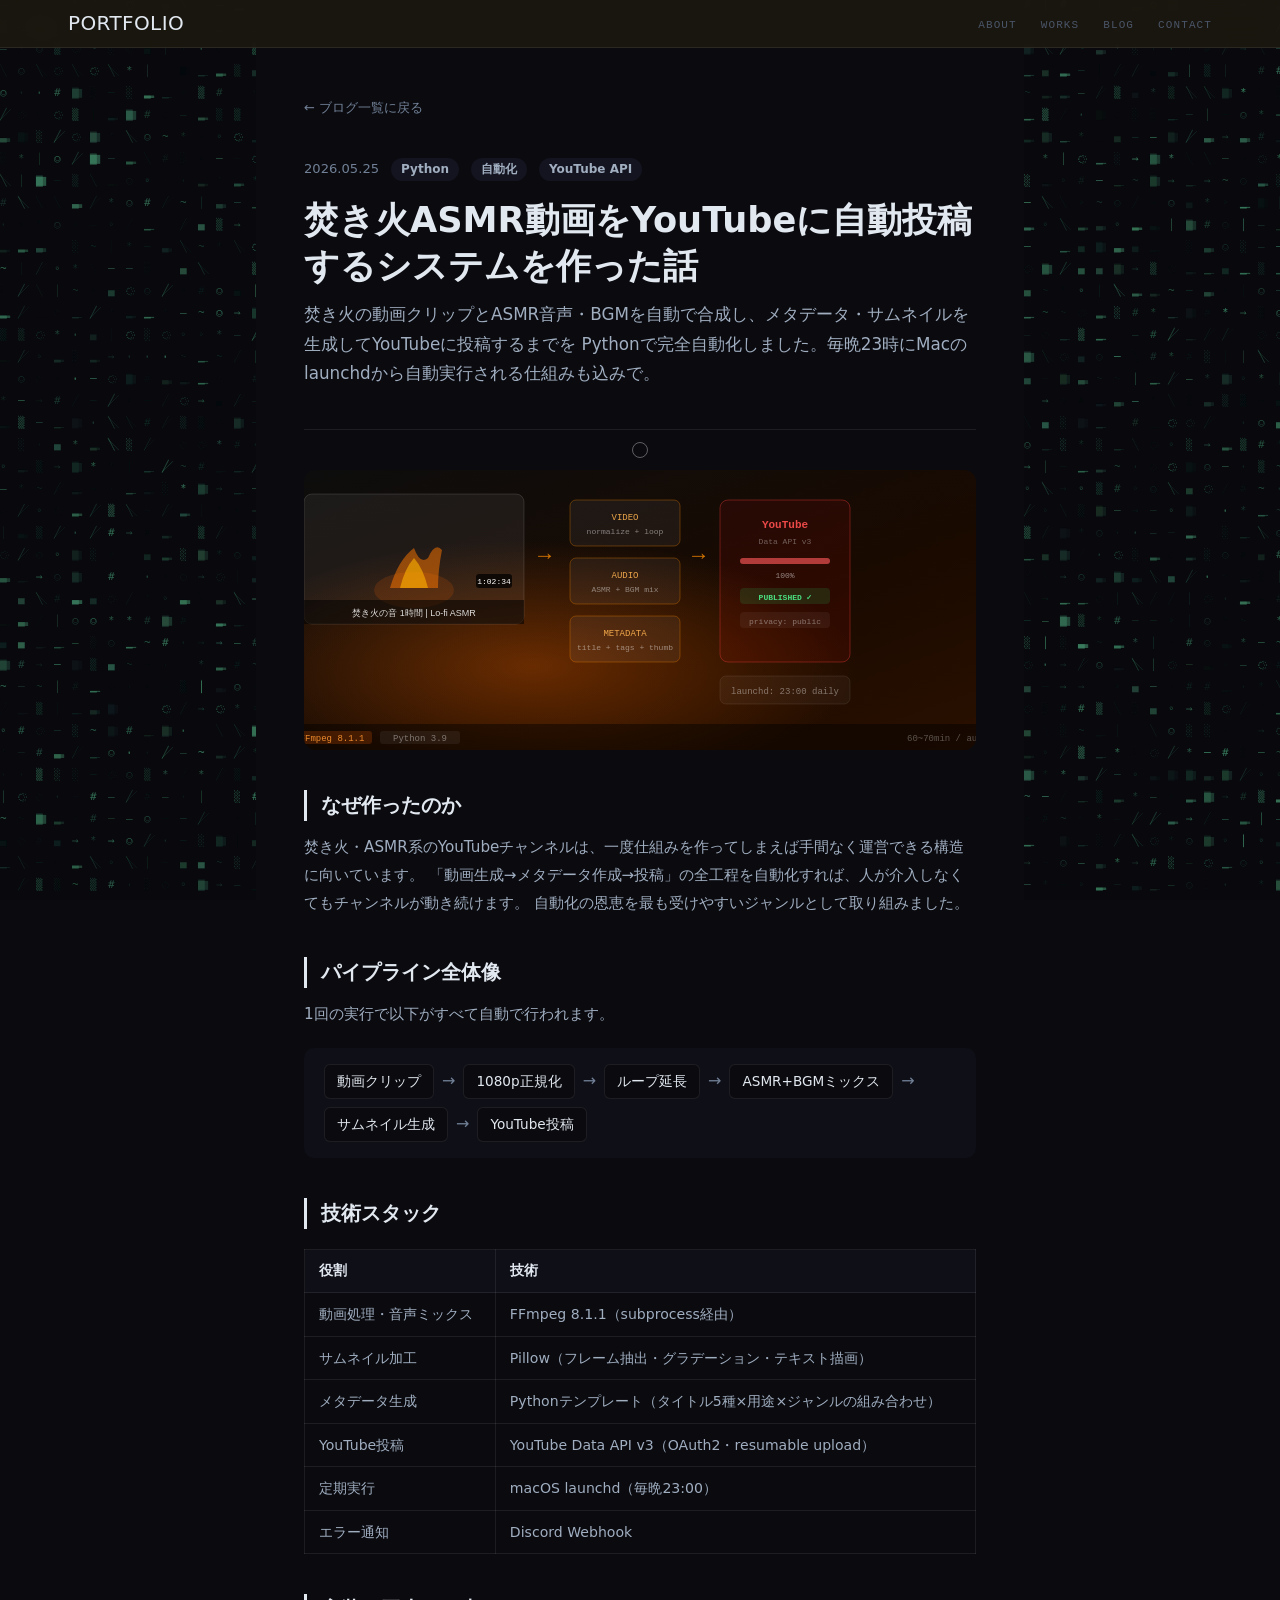
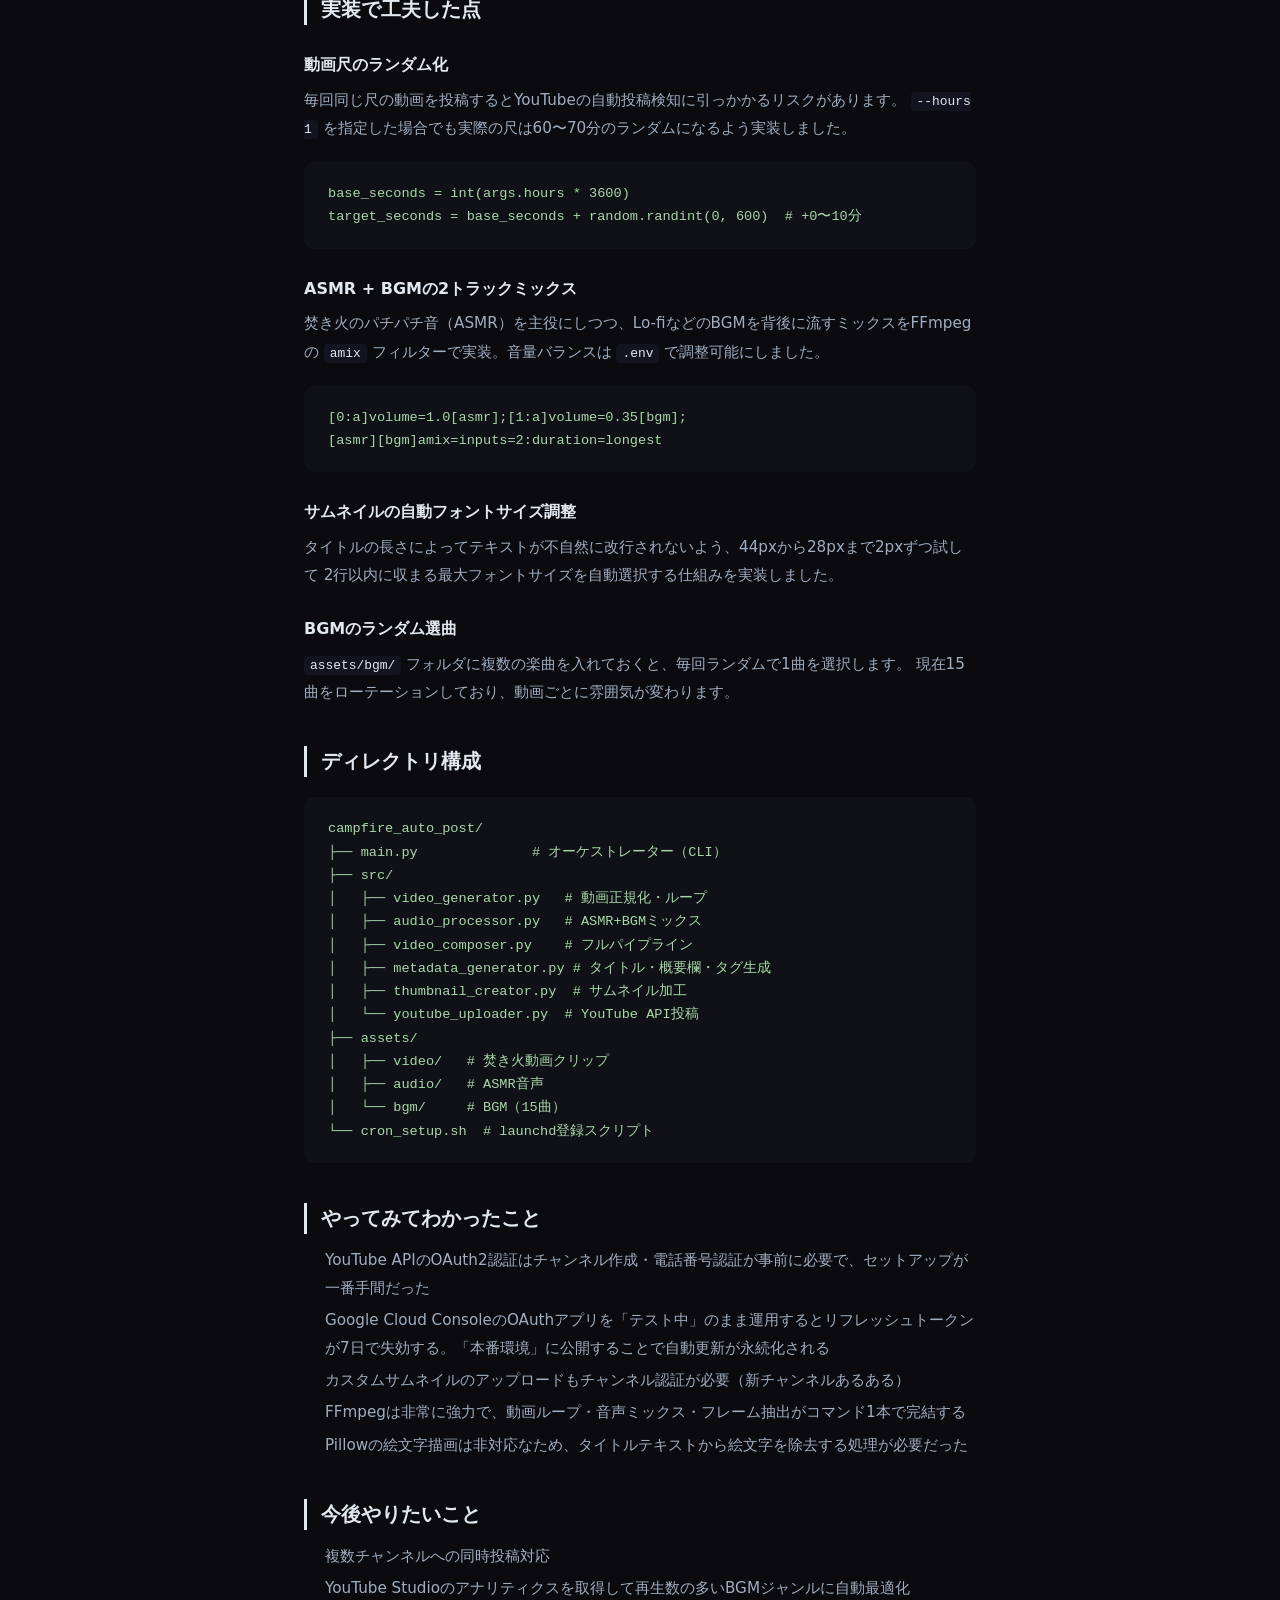
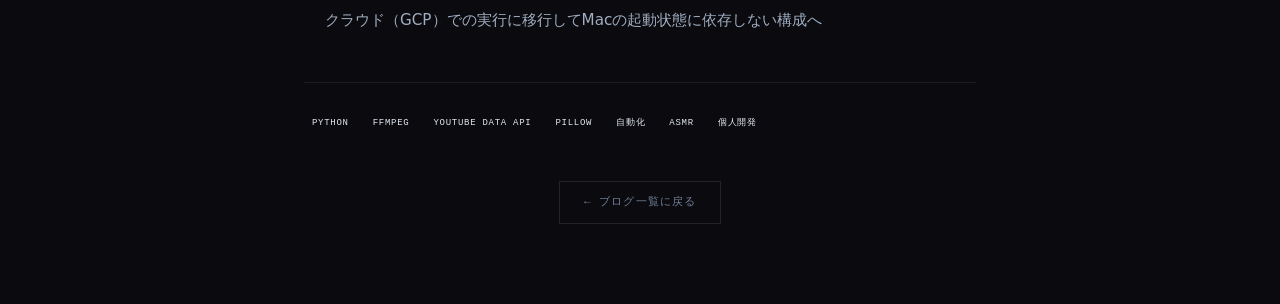
<file: blog/campfire.html>
<!DOCTYPE html>
<html lang="ja">
<head>
  <meta charset="UTF-8">
  <meta name="viewport" content="width=device-width, initial-scale=1.0">
  <title>焚き火ASMR動画をYouTubeに自動投稿するシステムを作った話 | Portfolio</title>
  <link rel="preconnect" href="https://fonts.googleapis.com">
  <link href="https://fonts.googleapis.com/css2?family=Inter:wght@300;400;500;600;700;800&family=Noto+Sans+JP:wght@300;400;500;700&display=swap" rel="stylesheet">
  <link rel="icon" href="/favicon.svg" type="image/svg+xml" />
  <link rel="stylesheet" href="../style.css">
<style>
  /* ── Blog nav override ── */
  .nav {
    position: fixed; top: 0; left: 0; right: 0;
    height: var(--nav-height);
    background: rgba(28, 24, 16, 0.92);
    backdrop-filter: blur(12px);
    border-bottom: 1px solid var(--color-border);
    z-index: 80;
    display: flex; align-items: center;
  }
  .nav__inner {
    width: 100%; max-width: 1200px; margin: 0 auto;
    padding: 0 28px;
    display: flex; align-items: center; justify-content: space-between;
  }
  .nav__logo {
    font-family: var(--display);
    font-size: 20px; color: var(--ink);
    letter-spacing: 0.02em; text-transform: uppercase;
    text-decoration: none;
  }
  .nav__links { display: flex; gap: 24px; list-style: none; }
  .nav__links a {
    font-family: var(--mono); font-size: 11px;
    color: var(--ink-dim); letter-spacing: 0.1em;
    text-transform: uppercase; text-decoration: none;
    transition: color .2s;
  }
  .nav__links a:hover { color: var(--glow); }
  .tag {
    display: inline-block;
    font-family: var(--mono); font-size: 10px;
    letter-spacing: 0.08em; text-transform: uppercase;
    padding: 3px 10px;
    border: 1px solid var(--glow-soft);
    color: var(--glow);
  }
  .tag--sm { font-size: 9px; padding: 2px 8px; }
  .btn { display: inline-block; padding: 12px 24px; text-decoration: none; }
  .btn--outline {
    font-family: var(--mono); font-size: 11px;
    letter-spacing: 0.1em; text-transform: uppercase;
    border: 1px solid var(--line-2); color: var(--ink-mid);
    transition: border-color .25s, color .25s;
  }
  .btn--outline:hover { border-color: var(--glow); color: var(--glow); }
  .pipeline {
    display: flex; align-items: center; gap: 8px;
    flex-wrap: wrap;
    background: var(--color-surface);
    border-radius: 10px;
    padding: 16px 20px; margin: 20px 0;
    font-size: 0.85rem; color: var(--color-text-mid);
  }
  .pipeline__step {
    background: var(--color-bg);
    border: 1px solid var(--color-border);
    border-radius: 6px;
    padding: 6px 12px;
    font-weight: 500; color: var(--color-text);
    white-space: nowrap;
  }
  .pipeline__arrow { color: var(--color-text-muted); }
</style>
  <style>
    .article-wrap {
      max-width: 720px;
      margin: 0 auto;
      padding: calc(var(--nav-height) + 48px) 24px 80px;
    }
    .article-back {
      display: inline-flex;
      align-items: center;
      gap: 6px;
      font-size: 0.82rem;
      color: var(--color-text-muted);
      text-decoration: none;
      margin-bottom: 40px;
      transition: color var(--transition);
    }
    .article-back:hover { color: var(--color-text); }
    .article-meta {
      display: flex;
      align-items: center;
      gap: 12px;
      margin-bottom: 16px;
    }
    .article-date { font-size: 0.82rem; color: var(--color-text-muted); }
    .article-tag {
      font-size: 0.75rem;
      font-weight: 600;
      padding: 2px 10px;
      border-radius: 20px;
      background: var(--color-surface2);
      color: var(--color-text-mid);
    }
    .article-title {
      font-size: clamp(1.6rem, 4vw, 2.2rem);
      font-weight: 800;
      line-height: 1.3;
      margin-bottom: 12px;
      color: var(--color-text);
    }
    .article-lead {
      font-size: 1.05rem;
      color: var(--color-text-mid);
      line-height: 1.75;
      margin-bottom: 40px;
      padding-bottom: 40px;
      border-bottom: 1px solid var(--color-border);
    }
    .article-hero {
      border-radius: 12px;
      overflow: hidden;
      margin-bottom: 40px;
      background: linear-gradient(160deg, #0d0d0d 0%, #1a0a00 60%, #2a1000 100%);
      height: 280px;
      position: relative;
    }
    .article-body h2 {
      font-size: 1.25rem;
      font-weight: 700;
      margin: 40px 0 12px;
      padding-left: 14px;
      border-left: 3px solid var(--color-text);
    }
    .article-body h3 {
      font-size: 1rem;
      font-weight: 700;
      margin: 28px 0 8px;
      color: var(--color-text);
    }
    .article-body p {
      font-size: 0.95rem;
      line-height: 1.85;
      color: var(--color-text-mid);
      margin-bottom: 16px;
    }
    .article-body ul, .article-body ol {
      padding-left: 1.4em;
      margin-bottom: 16px;
    }
    .article-body li {
      font-size: 0.95rem;
      line-height: 1.85;
      color: var(--color-text-mid);
      margin-bottom: 4px;
    }
    .article-body code {
      font-family: 'SF Mono', 'Fira Code', monospace;
      font-size: 0.85em;
      background: var(--color-surface2);
      padding: 2px 6px;
      border-radius: 4px;
      color: var(--color-text);
    }
    .article-body pre {
      background: #0f1117;
      border-radius: 10px;
      padding: 20px 24px;
      overflow-x: auto;
      margin: 20px 0;
    }
    .article-body pre code {
      background: none;
      padding: 0;
      font-size: 0.85rem;
      color: #a8d8a8;
      line-height: 1.7;
    }
    .article-body table {
      width: 100%;
      border-collapse: collapse;
      font-size: 0.88rem;
      margin: 20px 0;
    }
    .article-body th {
      background: var(--color-surface);
      padding: 10px 14px;
      text-align: left;
      font-weight: 600;
      border: 1px solid var(--color-border);
    }
    .article-body td {
      padding: 10px 14px;
      border: 1px solid var(--color-border);
      color: var(--color-text-mid);
      line-height: 1.6;
    }
    .article-tags {
      display: flex;
      flex-wrap: wrap;
      gap: 8px;
      margin-top: 48px;
      padding-top: 32px;
      border-top: 1px solid var(--color-border);
    }
    .article-footer {
      margin-top: 48px;
      text-align: center;
    }
    .pipeline {
      display: flex;
      align-items: center;
      gap: 8px;
      flex-wrap: wrap;
      background: var(--color-surface);
      border-radius: 10px;
      padding: 16px 20px;
      margin: 20px 0;
      font-size: 0.85rem;
      color: var(--color-text-mid);
    }
    .pipeline__step {
      background: var(--color-bg);
      border: 1px solid var(--color-border);
      border-radius: 6px;
      padding: 6px 12px;
      font-weight: 500;
      color: var(--color-text);
      white-space: nowrap;
    }
    .pipeline__arrow {
      color: var(--color-text-muted);
      font-size: 1rem;
    }
  </style>
</head>
<body>
<canvas class="blog-canvas-left"  id="blog-canvas-left"  aria-hidden="true"></canvas>
<canvas class="blog-canvas-right" id="blog-canvas-right" aria-hidden="true"></canvas>
<!-- CURSOR -->
<div class="cur" id="cursor" aria-hidden="true"></div>


  <nav class="nav">
    <div class="nav__inner">
      <a href="../index.html" class="nav__logo">Portfolio</a>
      <ul class="nav__links">
        <li><a href="../index.html#about">About</a></li>
        <li><a href="../index.html#works">Works</a></li>
        <li><a href="../index.html#blog">Blog</a></li>
        <li><a href="../index.html#contact">Contact</a></li>
      </ul>
    </div>
  </nav>

  <div class="article-wrap">

    <a href="../index.html#blog" class="article-back">← ブログ一覧に戻る</a>

    <div class="article-meta">
      <span class="article-date">2026.05.25</span>
      <span class="article-tag">Python</span>
      <span class="article-tag">自動化</span>
      <span class="article-tag">YouTube API</span>
    </div>

    <h1 class="article-title">焚き火ASMR動画をYouTubeに自動投稿するシステムを作った話</h1>
    <p class="article-lead">
      焚き火の動画クリップとASMR音声・BGMを自動で合成し、メタデータ・サムネイルを生成してYouTubeに投稿するまでを
      Pythonで完全自動化しました。毎晩23時にMacのlaunchdから自動実行される仕組みも込みで。
    </p>

    <div class="article-hero">
      <svg viewBox="0 0 720 280" preserveAspectRatio="xMidYMid slice"
           style="position:absolute;inset:0;width:100%;height:100%"
           xmlns="http://www.w3.org/2000/svg">
        <!-- 炎のグロー背景 -->
        <radialGradient id="fireGlow" cx="35%" cy="70%" r="45%">
          <stop offset="0%" stop-color="#ff6a00" stop-opacity="0.35"/>
          <stop offset="100%" stop-color="#ff6a00" stop-opacity="0"/>
        </radialGradient>
        <rect width="720" height="280" fill="url(#fireGlow)"/>

        <!-- サムネイルプレビュー -->
        <rect x="24" y="24" width="220" height="130" rx="8" fill="rgba(255,255,255,0.06)" stroke="rgba(255,255,255,0.12)" stroke-width="1"/>
        <!-- 炎シルエット -->
        <ellipse cx="134" cy="120" rx="40" ry="18" fill="rgba(255,100,0,0.15)"/>
        <path d="M110,118 Q118,90 134,78 Q140,95 148,88 Q155,72 162,80 Q158,100 158,118Z" fill="rgba(255,120,0,0.5)"/>
        <path d="M120,118 Q125,98 134,88 Q143,98 148,118Z" fill="rgba(255,180,0,0.6)"/>
        <!-- サムネイルテキスト -->
        <rect x="24" y="130" width="220" height="24" rx="0" fill="rgba(0,0,0,0.55)"/>
        <text x="134" y="146" fill="rgba(255,255,255,0.85)" font-size="9" font-family="sans-serif" text-anchor="middle">焚き火の音 1時間 | Lo-fi ASMR</text>
        <!-- 再生時間バッジ -->
        <rect x="196" y="104" width="36" height="14" rx="3" fill="rgba(0,0,0,0.75)"/>
        <text x="214" y="114" fill="white" font-size="8" font-family="monospace" text-anchor="middle">1:02:34</text>

        <!-- パイプライン矢印 -->
        <text x="258" y="92" fill="rgba(255,140,0,0.8)" font-size="22" font-family="monospace">→</text>

        <!-- パイプラインボックス群 -->
        <!-- 動画処理 -->
        <rect x="290" y="30" width="110" height="46" rx="6" fill="rgba(255,255,255,0.05)" stroke="rgba(255,140,0,0.3)" stroke-width="1"/>
        <text x="345" y="50" fill="rgba(255,180,80,0.9)" font-size="9" font-family="monospace" text-anchor="middle">VIDEO</text>
        <text x="345" y="64" fill="rgba(255,255,255,0.45)" font-size="8" font-family="monospace" text-anchor="middle">normalize + loop</text>

        <!-- 音声ミックス -->
        <rect x="290" y="88" width="110" height="46" rx="6" fill="rgba(255,255,255,0.05)" stroke="rgba(255,140,0,0.3)" stroke-width="1"/>
        <text x="345" y="108" fill="rgba(255,180,80,0.9)" font-size="9" font-family="monospace" text-anchor="middle">AUDIO</text>
        <text x="345" y="122" fill="rgba(255,255,255,0.45)" font-size="8" font-family="monospace" text-anchor="middle">ASMR + BGM mix</text>

        <!-- メタデータ -->
        <rect x="290" y="146" width="110" height="46" rx="6" fill="rgba(255,255,255,0.05)" stroke="rgba(255,140,0,0.3)" stroke-width="1"/>
        <text x="345" y="166" fill="rgba(255,180,80,0.9)" font-size="9" font-family="monospace" text-anchor="middle">METADATA</text>
        <text x="345" y="180" fill="rgba(255,255,255,0.45)" font-size="8" font-family="monospace" text-anchor="middle">title + tags + thumb</text>

        <!-- 矢印 -->
        <text x="412" y="92" fill="rgba(255,140,0,0.8)" font-size="22" font-family="monospace">→</text>

        <!-- YouTubeアップロードボックス -->
        <rect x="440" y="30" width="130" height="162" rx="8" fill="rgba(255,0,0,0.08)" stroke="rgba(255,60,60,0.35)" stroke-width="1"/>
        <text x="505" y="58" fill="rgba(255,80,80,0.9)" font-size="11" font-family="monospace" font-weight="bold" text-anchor="middle">YouTube</text>
        <text x="505" y="74" fill="rgba(255,255,255,0.35)" font-size="8" font-family="monospace" text-anchor="middle">Data API v3</text>

        <!-- アップロード進捗バー -->
        <rect x="460" y="88" width="90" height="6" rx="3" fill="rgba(255,255,255,0.08)"/>
        <rect x="460" y="88" width="90" height="6" rx="3" fill="rgba(255,80,80,0.6)"/>
        <text x="505" y="108" fill="rgba(255,255,255,0.5)" font-size="8" font-family="monospace" text-anchor="middle">100%</text>

        <!-- ステータス -->
        <rect x="460" y="118" width="90" height="16" rx="4" fill="rgba(34,197,94,0.15)"/>
        <text x="505" y="130" fill="#4ade80" font-size="8" font-family="monospace" font-weight="bold" text-anchor="middle">PUBLISHED ✓</text>

        <!-- privacy -->
        <rect x="460" y="142" width="90" height="16" rx="4" fill="rgba(255,255,255,0.05)"/>
        <text x="505" y="154" fill="rgba(255,255,255,0.4)" font-size="8" font-family="monospace" text-anchor="middle">privacy: public</text>

        <!-- cron表示 -->
        <rect x="440" y="206" width="130" height="28" rx="6" fill="rgba(255,255,255,0.04)" stroke="rgba(255,255,255,0.08)" stroke-width="1"/>
        <text x="505" y="224" fill="rgba(255,255,255,0.4)" font-size="9" font-family="monospace" text-anchor="middle">launchd: 23:00 daily</text>

        <!-- ステータスバー -->
        <rect x="0" y="254" width="720" height="26" fill="rgba(0,0,0,0.45)"/>
        <rect x="12" y="261" width="80" height="13" rx="3" fill="rgba(255,100,0,0.2)"/>
        <text x="52" y="271" fill="rgba(255,150,50,0.9)" font-size="9" font-family="monospace" text-anchor="middle">FFmpeg 8.1.1</text>
        <rect x="100" y="261" width="80" height="13" rx="3" fill="rgba(255,255,255,0.06)"/>
        <text x="140" y="271" fill="rgba(255,255,255,0.4)" font-size="9" font-family="monospace" text-anchor="middle">Python 3.9</text>
        <text x="708" y="271" fill="rgba(255,255,255,0.3)" font-size="9" font-family="monospace" text-anchor="end">60~70min / auto</text>
      </svg>
    </div>

    <div class="article-body">

      <h2>なぜ作ったのか</h2>
      <p>
        焚き火・ASMR系のYouTubeチャンネルは、一度仕組みを作ってしまえば手間なく運営できる構造に向いています。
        「動画生成→メタデータ作成→投稿」の全工程を自動化すれば、人が介入しなくてもチャンネルが動き続けます。
        自動化の恩恵を最も受けやすいジャンルとして取り組みました。
      </p>

      <h2>パイプライン全体像</h2>
      <p>1回の実行で以下がすべて自動で行われます。</p>

      <div class="pipeline">
        <span class="pipeline__step">動画クリップ</span>
        <span class="pipeline__arrow">→</span>
        <span class="pipeline__step">1080p正規化</span>
        <span class="pipeline__arrow">→</span>
        <span class="pipeline__step">ループ延長</span>
        <span class="pipeline__arrow">→</span>
        <span class="pipeline__step">ASMR+BGMミックス</span>
        <span class="pipeline__arrow">→</span>
        <span class="pipeline__step">サムネイル生成</span>
        <span class="pipeline__arrow">→</span>
        <span class="pipeline__step">YouTube投稿</span>
      </div>

      <h2>技術スタック</h2>
      <table>
        <tr><th>役割</th><th>技術</th></tr>
        <tr><td>動画処理・音声ミックス</td><td>FFmpeg 8.1.1（subprocess経由）</td></tr>
        <tr><td>サムネイル加工</td><td>Pillow（フレーム抽出・グラデーション・テキスト描画）</td></tr>
        <tr><td>メタデータ生成</td><td>Pythonテンプレート（タイトル5種×用途×ジャンルの組み合わせ）</td></tr>
        <tr><td>YouTube投稿</td><td>YouTube Data API v3（OAuth2・resumable upload）</td></tr>
        <tr><td>定期実行</td><td>macOS launchd（毎晩23:00）</td></tr>
        <tr><td>エラー通知</td><td>Discord Webhook</td></tr>
      </table>

      <h2>実装で工夫した点</h2>

      <h3>動画尺のランダム化</h3>
      <p>
        毎回同じ尺の動画を投稿するとYouTubeの自動投稿検知に引っかかるリスクがあります。
        <code>--hours 1</code> を指定した場合でも実際の尺は60〜70分のランダムになるよう実装しました。
      </p>
      <pre><code>base_seconds = int(args.hours * 3600)
target_seconds = base_seconds + random.randint(0, 600)  # +0〜10分</code></pre>

      <h3>ASMR + BGMの2トラックミックス</h3>
      <p>
        焚き火のパチパチ音（ASMR）を主役にしつつ、Lo-fiなどのBGMを背後に流すミックスをFFmpegの
        <code>amix</code> フィルターで実装。音量バランスは <code>.env</code> で調整可能にしました。
      </p>
      <pre><code>[0:a]volume=1.0[asmr];[1:a]volume=0.35[bgm];
[asmr][bgm]amix=inputs=2:duration=longest</code></pre>

      <h3>サムネイルの自動フォントサイズ調整</h3>
      <p>
        タイトルの長さによってテキストが不自然に改行されないよう、44pxから28pxまで2pxずつ試して
        2行以内に収まる最大フォントサイズを自動選択する仕組みを実装しました。
      </p>

      <h3>BGMのランダム選曲</h3>
      <p>
        <code>assets/bgm/</code> フォルダに複数の楽曲を入れておくと、毎回ランダムで1曲を選択します。
        現在15曲をローテーションしており、動画ごとに雰囲気が変わります。
      </p>

      <h2>ディレクトリ構成</h2>
      <pre><code>campfire_auto_post/
├── main.py              # オーケストレーター（CLI）
├── src/
│   ├── video_generator.py   # 動画正規化・ループ
│   ├── audio_processor.py   # ASMR+BGMミックス
│   ├── video_composer.py    # フルパイプライン
│   ├── metadata_generator.py # タイトル・概要欄・タグ生成
│   ├── thumbnail_creator.py  # サムネイル加工
│   └── youtube_uploader.py  # YouTube API投稿
├── assets/
│   ├── video/   # 焚き火動画クリップ
│   ├── audio/   # ASMR音声
│   └── bgm/     # BGM（15曲）
└── cron_setup.sh  # launchd登録スクリプト</code></pre>

      <h2>やってみてわかったこと</h2>
      <ul>
        <li>YouTube APIのOAuth2認証はチャンネル作成・電話番号認証が事前に必要で、セットアップが一番手間だった</li>
        <li>Google Cloud ConsoleのOAuthアプリを「テスト中」のまま運用するとリフレッシュトークンが7日で失効する。「本番環境」に公開することで自動更新が永続化される</li>
        <li>カスタムサムネイルのアップロードもチャンネル認証が必要（新チャンネルあるある）</li>
        <li>FFmpegは非常に強力で、動画ループ・音声ミックス・フレーム抽出がコマンド1本で完結する</li>
        <li>Pillowの絵文字描画は非対応なため、タイトルテキストから絵文字を除去する処理が必要だった</li>
      </ul>

      <h2>今後やりたいこと</h2>
      <ul>
        <li>複数チャンネルへの同時投稿対応</li>
        <li>YouTube Studioのアナリティクスを取得して再生数の多いBGMジャンルに自動最適化</li>
        <li>クラウド（GCP）での実行に移行してMacの起動状態に依存しない構成へ</li>
      </ul>

    </div>

    <div class="article-tags">
      <span class="tag tag--sm">Python</span>
      <span class="tag tag--sm">FFmpeg</span>
      <span class="tag tag--sm">YouTube Data API</span>
      <span class="tag tag--sm">Pillow</span>
      <span class="tag tag--sm">自動化</span>
      <span class="tag tag--sm">ASMR</span>
      <span class="tag tag--sm">個人開発</span>
    </div>

    <div class="article-footer">
      <a href="../index.html#blog" class="btn btn--outline">← ブログ一覧に戻る</a>
    </div>

  </div>


<script>
(function cursor(){
  const cur = document.getElementById('cursor');
  if (!cur) return;
  let cx = innerWidth / 2, cy = innerHeight / 2;
  let mx = cx, my = cy;
  addEventListener('mousemove', e => { mx = e.clientX; my = e.clientY; });
  addEventListener('mousedown', () => cur.classList.add('is-press'));
  addEventListener('mouseup',   () => cur.classList.remove('is-press'));
  (function loop(){
    cx += (mx - cx) * 0.28;
    cy += (my - cy) * 0.28;
    cur.style.transform = `translate(${cx}px, ${cy}px) translate(-50%,-50%)`;
    requestAnimationFrame(loop);
  })();
  document.querySelectorAll('a, button').forEach(el => {
    el.addEventListener('mouseenter', () => cur.classList.add('is-hover'));
    el.addEventListener('mouseleave', () => cur.classList.remove('is-hover'));
  });
})();
</script>
<script src="../blog-side-canvas.js" defer></script>
</body>
</html>
</file>
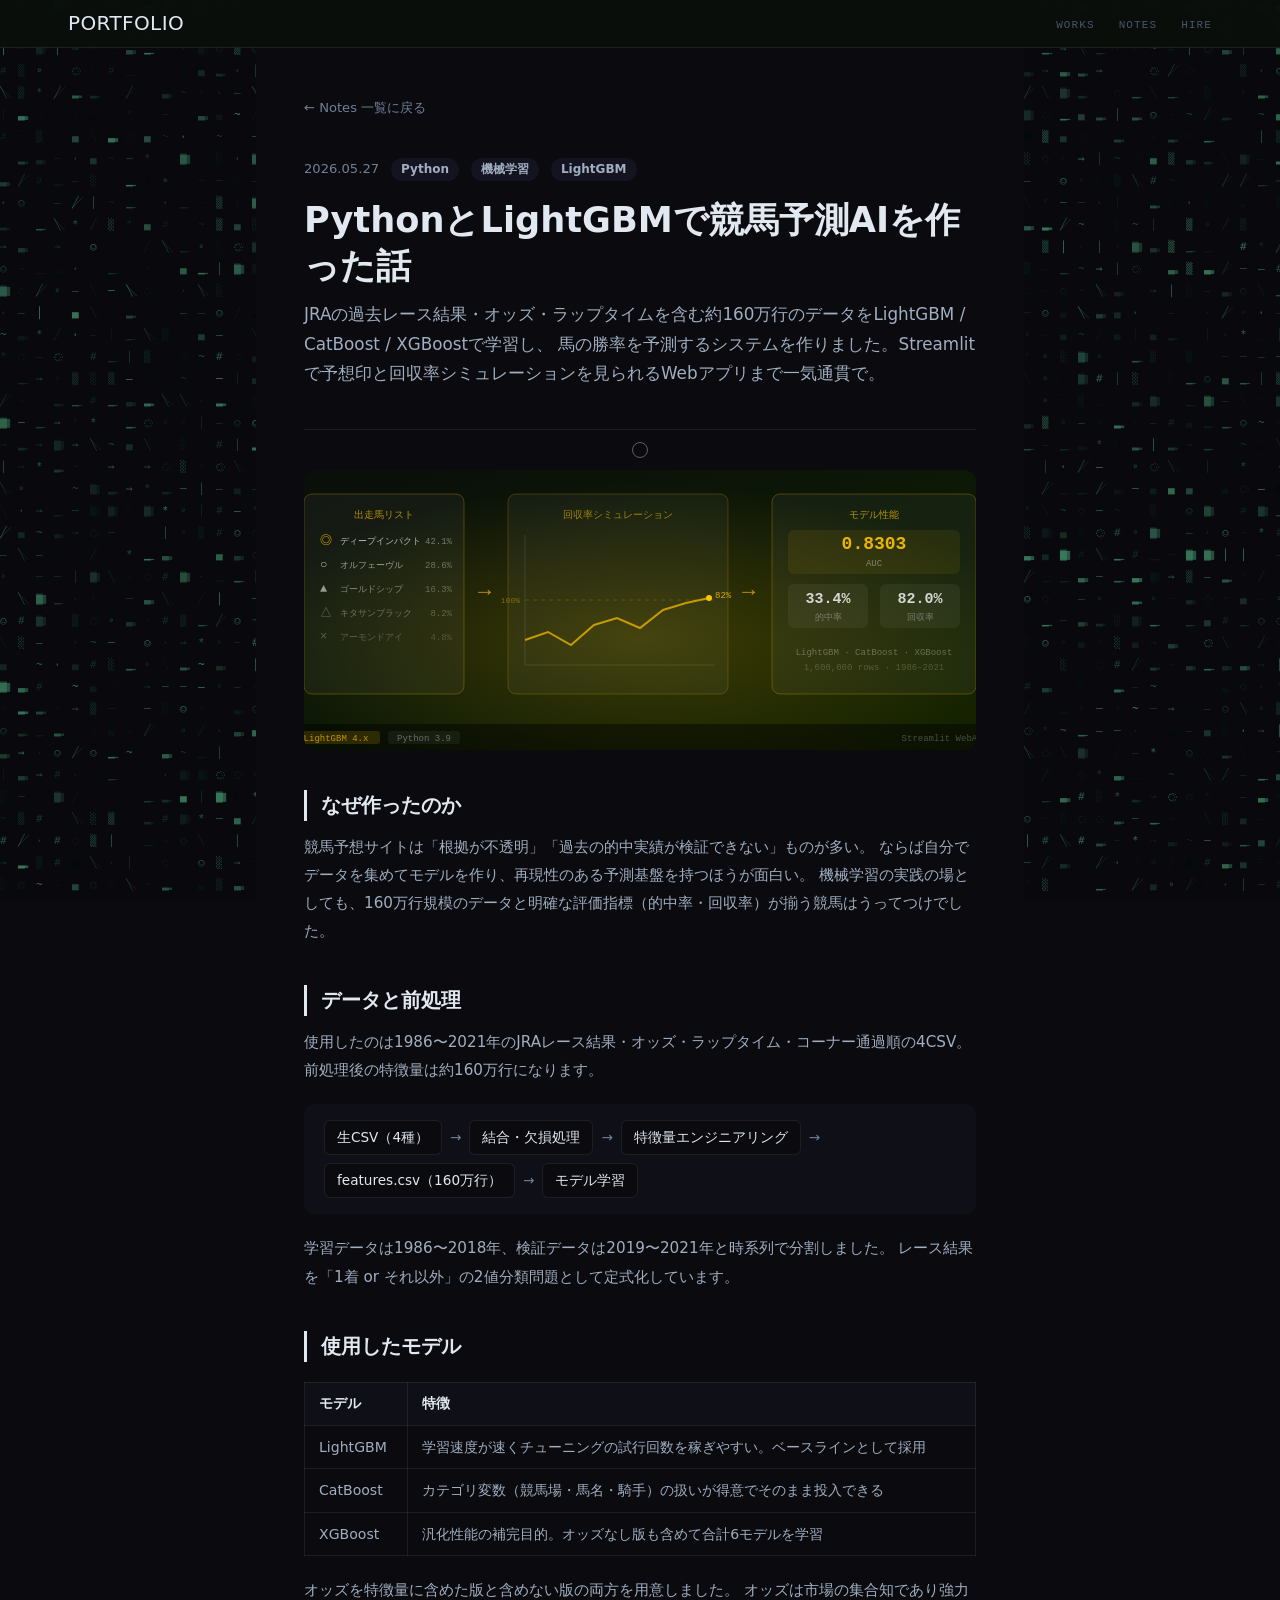
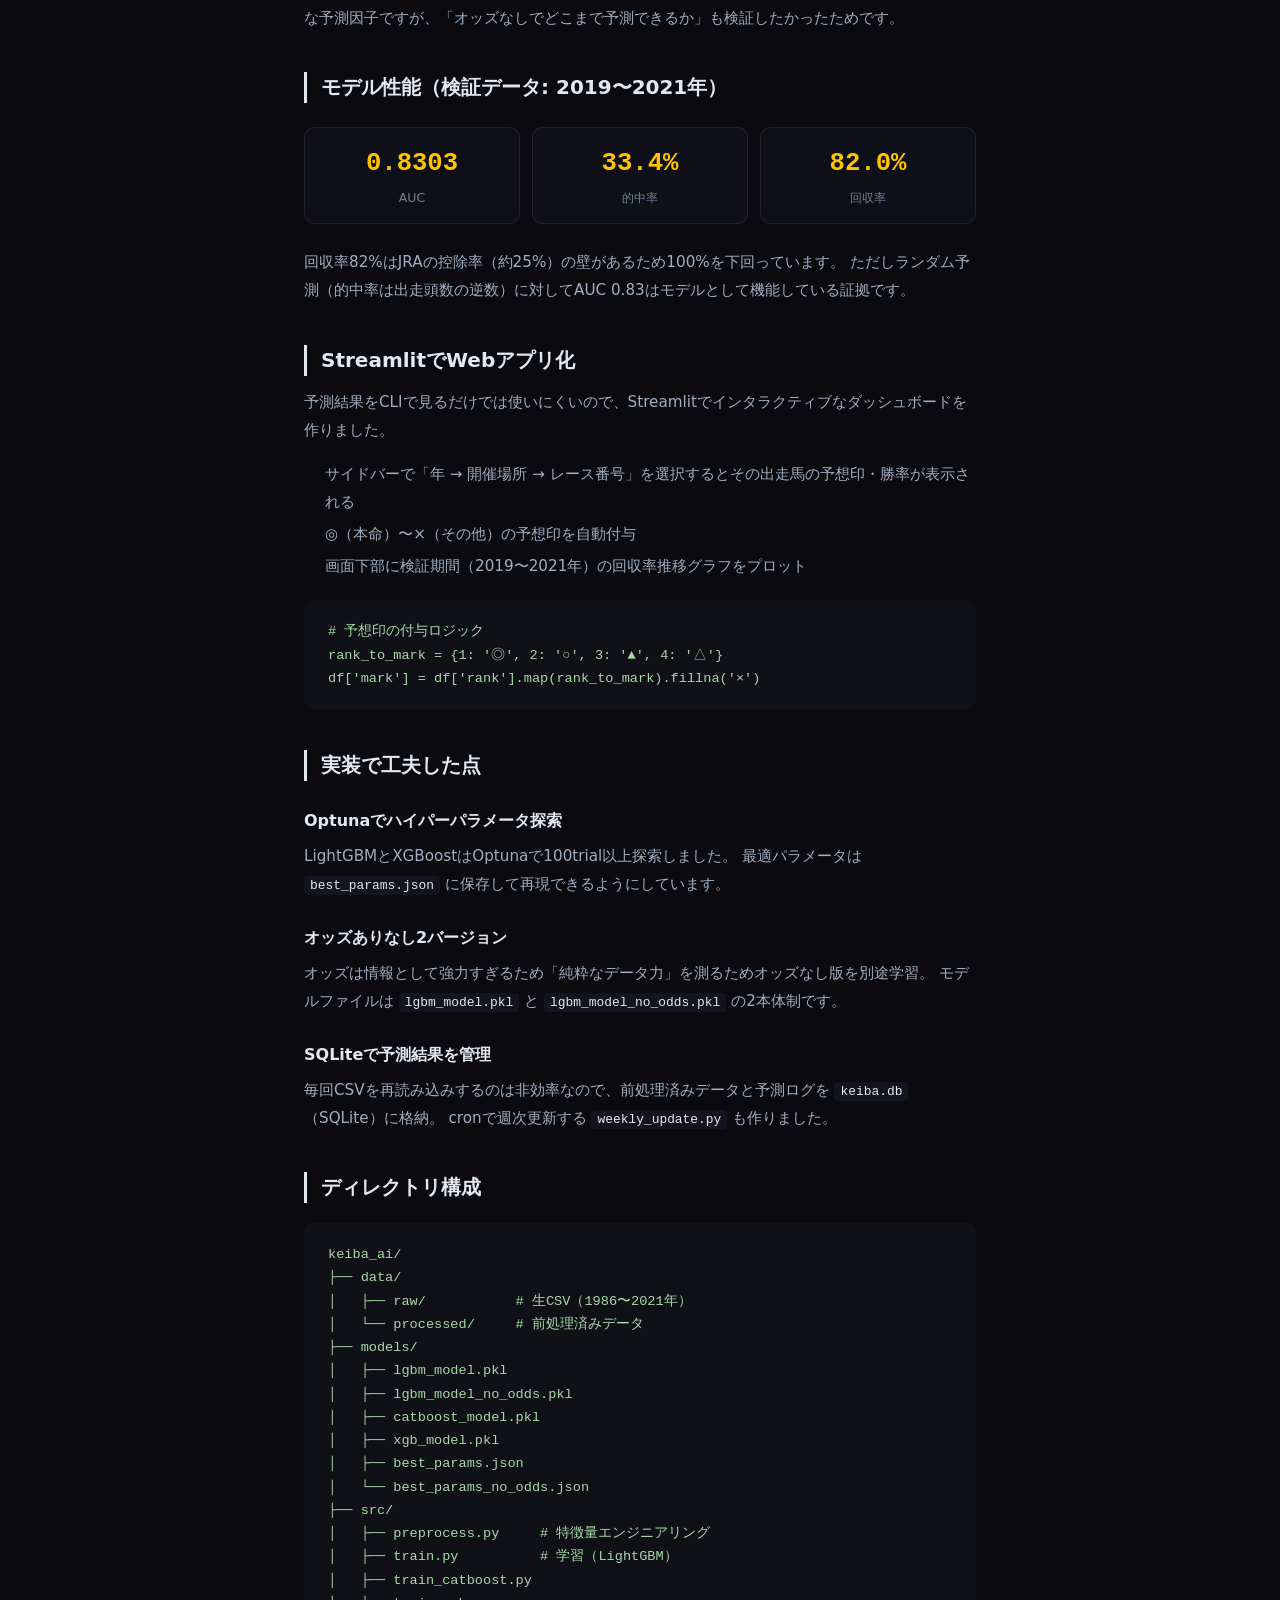
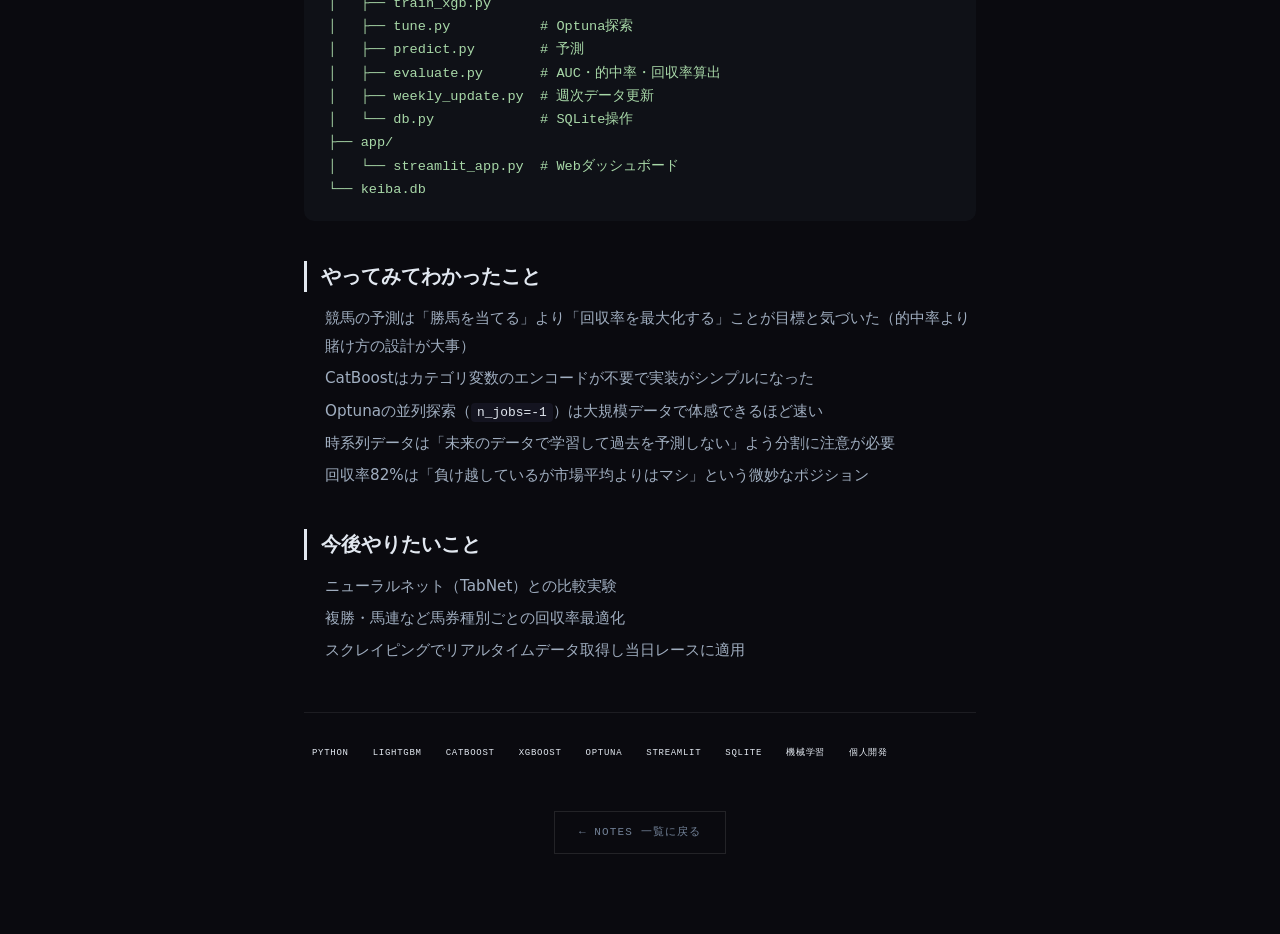
<file: blog/keiba-ai.html>
<!DOCTYPE html>
<html lang="ja">
<head>
  <meta charset="UTF-8">
  <meta name="viewport" content="width=device-width, initial-scale=1.0">
  <title>PythonとLightGBMで競馬予測AIを作った話 | Portfolio</title>
  <link rel="preconnect" href="https://fonts.googleapis.com">
  <link href="https://fonts.googleapis.com/css2?family=Inter:wght@300;400;500;600;700;800&family=Noto+Sans+JP:wght@300;400;500;700&display=swap" rel="stylesheet">
  <link rel="icon" href="/favicon.svg" type="image/svg+xml" />
  <link rel="stylesheet" href="../style.css">
<style>
  .nav {
    position: fixed; top: 0; left: 0; right: 0;
    height: var(--nav-height);
    background: rgba(10, 16, 10, 0.92);
    backdrop-filter: blur(12px);
    border-bottom: 1px solid var(--color-border);
    z-index: 80;
    display: flex; align-items: center;
  }
  .nav__inner {
    width: 100%; max-width: 1200px; margin: 0 auto;
    padding: 0 28px;
    display: flex; align-items: center; justify-content: space-between;
  }
  .nav__logo {
    font-family: var(--display);
    font-size: 20px; color: var(--ink);
    letter-spacing: 0.02em; text-transform: uppercase;
    text-decoration: none;
  }
  .nav__links { display: flex; gap: 24px; list-style: none; }
  .nav__links a {
    font-family: var(--mono); font-size: 11px;
    color: var(--ink-dim); letter-spacing: 0.1em;
    text-transform: uppercase; text-decoration: none;
    transition: color .2s;
  }
  .nav__links a:hover { color: var(--glow); }
  .tag {
    display: inline-block;
    font-family: var(--mono); font-size: 10px;
    letter-spacing: 0.08em; text-transform: uppercase;
    padding: 3px 10px;
    border: 1px solid var(--glow-soft);
    color: var(--glow);
  }
  .tag--sm { font-size: 9px; padding: 2px 8px; }
  .btn { display: inline-block; padding: 12px 24px; text-decoration: none; }
  .btn--outline {
    font-family: var(--mono); font-size: 11px;
    letter-spacing: 0.1em; text-transform: uppercase;
    border: 1px solid var(--line-2); color: var(--ink-mid);
    transition: border-color .25s, color .25s;
  }
  .btn--outline:hover { border-color: var(--glow); color: var(--glow); }
  .pipeline {
    display: flex; align-items: center; gap: 8px;
    flex-wrap: wrap;
    background: var(--color-surface);
    border-radius: 10px;
    padding: 16px 20px; margin: 20px 0;
    font-size: 0.85rem; color: var(--color-text-mid);
  }
  .pipeline__step {
    background: var(--color-bg);
    border: 1px solid var(--color-border);
    border-radius: 6px;
    padding: 6px 12px;
    font-weight: 500; color: var(--color-text);
    white-space: nowrap;
  }
  .pipeline__arrow { color: var(--color-text-muted); }
  .article-wrap {
    max-width: 720px;
    margin: 0 auto;
    padding: calc(var(--nav-height) + 48px) 24px 80px;
  }
  .article-back {
    display: inline-flex;
    align-items: center;
    gap: 6px;
    font-size: 0.82rem;
    color: var(--color-text-muted);
    text-decoration: none;
    margin-bottom: 40px;
    transition: color var(--transition);
  }
  .article-back:hover { color: var(--color-text); }
  .article-meta {
    display: flex;
    align-items: center;
    gap: 12px;
    margin-bottom: 16px;
  }
  .article-date { font-size: 0.82rem; color: var(--color-text-muted); }
  .article-tag {
    font-size: 0.75rem;
    font-weight: 600;
    padding: 2px 10px;
    border-radius: 20px;
    background: var(--color-surface2);
    color: var(--color-text-mid);
  }
  .article-title {
    font-size: clamp(1.6rem, 4vw, 2.2rem);
    font-weight: 800;
    line-height: 1.3;
    margin-bottom: 12px;
    color: var(--color-text);
  }
  .article-lead {
    font-size: 1.05rem;
    color: var(--color-text-mid);
    line-height: 1.75;
    margin-bottom: 40px;
    padding-bottom: 40px;
    border-bottom: 1px solid var(--color-border);
  }
  .article-hero {
    border-radius: 12px;
    overflow: hidden;
    margin-bottom: 40px;
    background: linear-gradient(160deg, #0a0f0a 0%, #0d1a05 60%, #152300 100%);
    height: 280px;
    position: relative;
  }
  .article-body h2 {
    font-size: 1.25rem;
    font-weight: 700;
    margin: 40px 0 12px;
    padding-left: 14px;
    border-left: 3px solid var(--color-text);
  }
  .article-body h3 {
    font-size: 1rem;
    font-weight: 700;
    margin: 28px 0 8px;
    color: var(--color-text);
  }
  .article-body p {
    font-size: 0.95rem;
    line-height: 1.85;
    color: var(--color-text-mid);
    margin-bottom: 16px;
  }
  .article-body ul, .article-body ol {
    padding-left: 1.4em;
    margin-bottom: 16px;
  }
  .article-body li {
    font-size: 0.95rem;
    line-height: 1.85;
    color: var(--color-text-mid);
    margin-bottom: 4px;
  }
  .article-body code {
    font-family: 'SF Mono', 'Fira Code', monospace;
    font-size: 0.85em;
    background: var(--color-surface2);
    padding: 2px 6px;
    border-radius: 4px;
    color: var(--color-text);
  }
  .article-body pre {
    background: #0f1117;
    border-radius: 10px;
    padding: 20px 24px;
    overflow-x: auto;
    margin: 20px 0;
  }
  .article-body pre code {
    background: none;
    padding: 0;
    font-size: 0.85rem;
    color: #a8d8a8;
    line-height: 1.7;
  }
  .article-body table {
    width: 100%;
    border-collapse: collapse;
    font-size: 0.88rem;
    margin: 20px 0;
  }
  .article-body th {
    background: var(--color-surface);
    padding: 10px 14px;
    text-align: left;
    font-weight: 600;
    border: 1px solid var(--color-border);
  }
  .article-body td {
    padding: 10px 14px;
    border: 1px solid var(--color-border);
    color: var(--color-text-mid);
    line-height: 1.6;
  }
  .article-tags {
    display: flex;
    flex-wrap: wrap;
    gap: 8px;
    margin-top: 48px;
    padding-top: 32px;
    border-top: 1px solid var(--color-border);
  }
  .article-footer {
    margin-top: 48px;
    text-align: center;
  }
  .metrics {
    display: grid;
    grid-template-columns: repeat(3, 1fr);
    gap: 12px;
    margin: 24px 0;
  }
  .metric {
    background: var(--color-surface);
    border: 1px solid var(--color-border);
    border-radius: 10px;
    padding: 16px;
    text-align: center;
  }
  .metric__val {
    font-family: var(--mono, monospace);
    font-size: 1.6rem;
    font-weight: 700;
    color: #ffc300;
    display: block;
  }
  .metric__label {
    font-size: 0.78rem;
    color: var(--color-text-muted);
    margin-top: 4px;
    display: block;
  }
</style>
</head>
<body>
<canvas class="blog-canvas-left"  id="blog-canvas-left"  aria-hidden="true"></canvas>
<canvas class="blog-canvas-right" id="blog-canvas-right" aria-hidden="true"></canvas>
<div class="cur" id="cursor" aria-hidden="true"></div>

<nav class="nav">
  <div class="nav__inner">
    <a href="../index.html" class="nav__logo">Portfolio</a>
    <ul class="nav__links">
      <li><a href="../index.html#works">Works</a></li>
      <li><a href="../index.html#notes">Notes</a></li>
      <li><a href="../index.html#contact">Hire</a></li>
    </ul>
  </div>
</nav>

<div class="article-wrap">

  <a href="../index.html#notes" class="article-back">← Notes 一覧に戻る</a>

  <div class="article-meta">
    <span class="article-date">2026.05.27</span>
    <span class="article-tag">Python</span>
    <span class="article-tag">機械学習</span>
    <span class="article-tag">LightGBM</span>
  </div>

  <h1 class="article-title">PythonとLightGBMで競馬予測AIを作った話</h1>
  <p class="article-lead">
    JRAの過去レース結果・オッズ・ラップタイムを含む約160万行のデータをLightGBM / CatBoost / XGBoostで学習し、
    馬の勝率を予測するシステムを作りました。Streamlitで予想印と回収率シミュレーションを見られるWebアプリまで一気通貫で。
  </p>

  <div class="article-hero">
    <svg viewBox="0 0 720 280" preserveAspectRatio="xMidYMid slice"
         style="position:absolute;inset:0;width:100%;height:100%"
         xmlns="http://www.w3.org/2000/svg">
      <defs>
        <radialGradient id="keibaGlow" cx="50%" cy="60%" r="55%">
          <stop offset="0%" stop-color="#ffc300" stop-opacity="0.2"/>
          <stop offset="100%" stop-color="#ffc300" stop-opacity="0"/>
        </radialGradient>
      </defs>
      <rect width="720" height="280" fill="url(#keibaGlow)"/>

      <!-- 予想印エリア -->
      <rect x="24" y="24" width="160" height="200" rx="8" fill="rgba(255,255,255,0.04)" stroke="rgba(255,195,0,0.25)" stroke-width="1"/>
      <text x="104" y="48" fill="rgba(255,195,0,0.7)" font-size="10" font-family="monospace" text-anchor="middle">出走馬リスト</text>
      <!-- 予想印行 -->
      <text x="40" y="74"  fill="rgba(255,195,0,0.9)" font-size="12" font-family="monospace">◎</text>
      <text x="60" y="74"  fill="rgba(255,255,255,0.7)" font-size="9" font-family="sans-serif">ディープインパクト</text>
      <text x="172" y="74" fill="rgba(255,255,255,0.4)" font-size="9" font-family="monospace" text-anchor="end">42.1%</text>
      <text x="40" y="98"  fill="rgba(255,255,255,0.7)" font-size="12" font-family="monospace">○</text>
      <text x="60" y="98"  fill="rgba(255,255,255,0.55)" font-size="9" font-family="sans-serif">オルフェーヴル</text>
      <text x="172" y="98" fill="rgba(255,255,255,0.35)" font-size="9" font-family="monospace" text-anchor="end">28.6%</text>
      <text x="40" y="122" fill="rgba(255,255,255,0.55)" font-size="12" font-family="monospace">▲</text>
      <text x="60" y="122" fill="rgba(255,255,255,0.45)" font-size="9" font-family="sans-serif">ゴールドシップ</text>
      <text x="172" y="122" fill="rgba(255,255,255,0.3)" font-size="9" font-family="monospace" text-anchor="end">16.3%</text>
      <text x="40" y="146" fill="rgba(255,255,255,0.4)" font-size="12" font-family="monospace">△</text>
      <text x="60" y="146" fill="rgba(255,255,255,0.35)" font-size="9" font-family="sans-serif">キタサンブラック</text>
      <text x="172" y="146" fill="rgba(255,255,255,0.25)" font-size="9" font-family="monospace" text-anchor="end">8.2%</text>
      <text x="40" y="170" fill="rgba(255,255,255,0.25)" font-size="12" font-family="monospace">×</text>
      <text x="60" y="170" fill="rgba(255,255,255,0.25)" font-size="9" font-family="sans-serif">アーモンドアイ</text>
      <text x="172" y="170" fill="rgba(255,255,255,0.18)" font-size="9" font-family="monospace" text-anchor="end">4.8%</text>

      <!-- 矢印 -->
      <text x="198" y="128" fill="rgba(255,195,0,0.7)" font-size="22" font-family="monospace">→</text>

      <!-- 回収率グラフ -->
      <rect x="228" y="24" width="220" height="200" rx="8" fill="rgba(255,255,255,0.04)" stroke="rgba(255,195,0,0.2)" stroke-width="1"/>
      <text x="338" y="48" fill="rgba(255,195,0,0.6)" font-size="10" font-family="monospace" text-anchor="middle">回収率シミュレーション</text>
      <!-- グラフ軸 -->
      <line x1="245" y1="195" x2="435" y2="195" stroke="rgba(255,255,255,0.1)" stroke-width="1"/>
      <line x1="245" y1="65"  x2="245" y2="195" stroke="rgba(255,255,255,0.1)" stroke-width="1"/>
      <!-- 100%ライン -->
      <line x1="245" y1="130" x2="435" y2="130" stroke="rgba(255,195,0,0.2)" stroke-width="1" stroke-dasharray="4,4"/>
      <text x="240" y="133" fill="rgba(255,195,0,0.4)" font-size="8" font-family="monospace" text-anchor="end">100%</text>
      <!-- 曲線（ジグザグしながら上昇） -->
      <polyline
        points="245,170 268,162 291,175 314,155 337,148 360,158 383,140 406,133 429,128"
        fill="none" stroke="rgba(255,195,0,0.7)" stroke-width="2"/>
      <circle cx="429" cy="128" r="3" fill="#ffc300"/>
      <text x="435" y="128" fill="rgba(255,195,0,0.8)" font-size="9" font-family="monospace">82%</text>

      <!-- 矢印 -->
      <text x="462" y="128" fill="rgba(255,195,0,0.7)" font-size="22" font-family="monospace">→</text>

      <!-- モデル性能ボックス -->
      <rect x="492" y="24" width="204" height="200" rx="8" fill="rgba(255,255,255,0.04)" stroke="rgba(255,195,0,0.25)" stroke-width="1"/>
      <text x="594" y="48" fill="rgba(255,195,0,0.7)" font-size="10" font-family="monospace" text-anchor="middle">モデル性能</text>
      <!-- AUC -->
      <rect x="508" y="60" width="172" height="44" rx="6" fill="rgba(255,195,0,0.08)"/>
      <text x="594" y="79" fill="rgba(255,195,0,0.9)" font-size="18" font-family="monospace" font-weight="bold" text-anchor="middle">0.8303</text>
      <text x="594" y="96" fill="rgba(255,255,255,0.4)" font-size="9" font-family="monospace" text-anchor="middle">AUC</text>
      <!-- 的中率 -->
      <rect x="508" y="114" width="80" height="44" rx="6" fill="rgba(255,255,255,0.05)"/>
      <text x="548" y="133" fill="rgba(255,255,255,0.8)" font-size="15" font-family="monospace" font-weight="bold" text-anchor="middle">33.4%</text>
      <text x="548" y="150" fill="rgba(255,255,255,0.35)" font-size="9" font-family="monospace" text-anchor="middle">的中率</text>
      <!-- 回収率 -->
      <rect x="600" y="114" width="80" height="44" rx="6" fill="rgba(255,255,255,0.05)"/>
      <text x="640" y="133" fill="rgba(255,255,255,0.8)" font-size="15" font-family="monospace" font-weight="bold" text-anchor="middle">82.0%</text>
      <text x="640" y="150" fill="rgba(255,255,255,0.35)" font-size="9" font-family="monospace" text-anchor="middle">回収率</text>
      <!-- モデル数 -->
      <text x="594" y="185" fill="rgba(255,255,255,0.3)" font-size="9" font-family="monospace" text-anchor="middle">LightGBM · CatBoost · XGBoost</text>
      <text x="594" y="200" fill="rgba(255,255,255,0.2)" font-size="9" font-family="monospace" text-anchor="middle">1,600,000 rows · 1986–2021</text>

      <!-- ステータスバー -->
      <rect x="0" y="254" width="720" height="26" fill="rgba(0,0,0,0.45)"/>
      <rect x="12" y="261" width="88" height="13" rx="3" fill="rgba(255,195,0,0.15)"/>
      <text x="56" y="271" fill="rgba(255,195,0,0.7)" font-size="9" font-family="monospace" text-anchor="middle">LightGBM 4.x</text>
      <rect x="108" y="261" width="72" height="13" rx="3" fill="rgba(255,255,255,0.05)"/>
      <text x="144" y="271" fill="rgba(255,255,255,0.35)" font-size="9" font-family="monospace" text-anchor="middle">Python 3.9</text>
      <text x="708" y="271" fill="rgba(255,255,255,0.25)" font-size="9" font-family="monospace" text-anchor="end">Streamlit WebApp</text>
    </svg>
  </div>

  <div class="article-body">

    <h2>なぜ作ったのか</h2>
    <p>
      競馬予想サイトは「根拠が不透明」「過去の的中実績が検証できない」ものが多い。
      ならば自分でデータを集めてモデルを作り、再現性のある予測基盤を持つほうが面白い。
      機械学習の実践の場としても、160万行規模のデータと明確な評価指標（的中率・回収率）が揃う競馬はうってつけでした。
    </p>

    <h2>データと前処理</h2>
    <p>
      使用したのは1986〜2021年のJRAレース結果・オッズ・ラップタイム・コーナー通過順の4CSV。
      前処理後の特徴量は約160万行になります。
    </p>

    <div class="pipeline">
      <span class="pipeline__step">生CSV（4種）</span>
      <span class="pipeline__arrow">→</span>
      <span class="pipeline__step">結合・欠損処理</span>
      <span class="pipeline__arrow">→</span>
      <span class="pipeline__step">特徴量エンジニアリング</span>
      <span class="pipeline__arrow">→</span>
      <span class="pipeline__step">features.csv（160万行）</span>
      <span class="pipeline__arrow">→</span>
      <span class="pipeline__step">モデル学習</span>
    </div>

    <p>
      学習データは1986〜2018年、検証データは2019〜2021年と時系列で分割しました。
      レース結果を「1着 or それ以外」の2値分類問題として定式化しています。
    </p>

    <h2>使用したモデル</h2>
    <table>
      <tr><th>モデル</th><th>特徴</th></tr>
      <tr><td>LightGBM</td><td>学習速度が速くチューニングの試行回数を稼ぎやすい。ベースラインとして採用</td></tr>
      <tr><td>CatBoost</td><td>カテゴリ変数（競馬場・馬名・騎手）の扱いが得意でそのまま投入できる</td></tr>
      <tr><td>XGBoost</td><td>汎化性能の補完目的。オッズなし版も含めて合計6モデルを学習</td></tr>
    </table>
    <p>
      オッズを特徴量に含めた版と含めない版の両方を用意しました。
      オッズは市場の集合知であり強力な予測因子ですが、「オッズなしでどこまで予測できるか」も検証したかったためです。
    </p>

    <h2>モデル性能（検証データ: 2019〜2021年）</h2>

    <div class="metrics">
      <div class="metric">
        <span class="metric__val">0.8303</span>
        <span class="metric__label">AUC</span>
      </div>
      <div class="metric">
        <span class="metric__val">33.4%</span>
        <span class="metric__label">的中率</span>
      </div>
      <div class="metric">
        <span class="metric__val">82.0%</span>
        <span class="metric__label">回収率</span>
      </div>
    </div>

    <p>
      回収率82%はJRAの控除率（約25%）の壁があるため100%を下回っています。
      ただしランダム予測（的中率は出走頭数の逆数）に対してAUC 0.83はモデルとして機能している証拠です。
    </p>

    <h2>StreamlitでWebアプリ化</h2>
    <p>
      予測結果をCLIで見るだけでは使いにくいので、Streamlitでインタラクティブなダッシュボードを作りました。
    </p>
    <ul>
      <li>サイドバーで「年 → 開催場所 → レース番号」を選択するとその出走馬の予想印・勝率が表示される</li>
      <li>◎（本命）〜×（その他）の予想印を自動付与</li>
      <li>画面下部に検証期間（2019〜2021年）の回収率推移グラフをプロット</li>
    </ul>
    <pre><code># 予想印の付与ロジック
rank_to_mark = {1: '◎', 2: '○', 3: '▲', 4: '△'}
df['mark'] = df['rank'].map(rank_to_mark).fillna('×')</code></pre>

    <h2>実装で工夫した点</h2>

    <h3>Optunaでハイパーパラメータ探索</h3>
    <p>
      LightGBMとXGBoostはOptunaで100trial以上探索しました。
      最適パラメータは <code>best_params.json</code> に保存して再現できるようにしています。
    </p>

    <h3>オッズありなし2バージョン</h3>
    <p>
      オッズは情報として強力すぎるため「純粋なデータ力」を測るためオッズなし版を別途学習。
      モデルファイルは <code>lgbm_model.pkl</code> と <code>lgbm_model_no_odds.pkl</code> の2本体制です。
    </p>

    <h3>SQLiteで予測結果を管理</h3>
    <p>
      毎回CSVを再読み込みするのは非効率なので、前処理済みデータと予測ログを <code>keiba.db</code>（SQLite）に格納。
      cronで週次更新する <code>weekly_update.py</code> も作りました。
    </p>

    <h2>ディレクトリ構成</h2>
    <pre><code>keiba_ai/
├── data/
│   ├── raw/           # 生CSV（1986〜2021年）
│   └── processed/     # 前処理済みデータ
├── models/
│   ├── lgbm_model.pkl
│   ├── lgbm_model_no_odds.pkl
│   ├── catboost_model.pkl
│   ├── xgb_model.pkl
│   ├── best_params.json
│   └── best_params_no_odds.json
├── src/
│   ├── preprocess.py     # 特徴量エンジニアリング
│   ├── train.py          # 学習（LightGBM）
│   ├── train_catboost.py
│   ├── train_xgb.py
│   ├── tune.py           # Optuna探索
│   ├── predict.py        # 予測
│   ├── evaluate.py       # AUC・的中率・回収率算出
│   ├── weekly_update.py  # 週次データ更新
│   └── db.py             # SQLite操作
├── app/
│   └── streamlit_app.py  # Webダッシュボード
└── keiba.db</code></pre>

    <h2>やってみてわかったこと</h2>
    <ul>
      <li>競馬の予測は「勝馬を当てる」より「回収率を最大化する」ことが目標と気づいた（的中率より賭け方の設計が大事）</li>
      <li>CatBoostはカテゴリ変数のエンコードが不要で実装がシンプルになった</li>
      <li>Optunaの並列探索（<code>n_jobs=-1</code>）は大規模データで体感できるほど速い</li>
      <li>時系列データは「未来のデータで学習して過去を予測しない」よう分割に注意が必要</li>
      <li>回収率82%は「負け越しているが市場平均よりはマシ」という微妙なポジション</li>
    </ul>

    <h2>今後やりたいこと</h2>
    <ul>
      <li>ニューラルネット（TabNet）との比較実験</li>
      <li>複勝・馬連など馬券種別ごとの回収率最適化</li>
      <li>スクレイピングでリアルタイムデータ取得し当日レースに適用</li>
    </ul>

  </div>

  <div class="article-tags">
    <span class="tag tag--sm">Python</span>
    <span class="tag tag--sm">LightGBM</span>
    <span class="tag tag--sm">CatBoost</span>
    <span class="tag tag--sm">XGBoost</span>
    <span class="tag tag--sm">Optuna</span>
    <span class="tag tag--sm">Streamlit</span>
    <span class="tag tag--sm">SQLite</span>
    <span class="tag tag--sm">機械学習</span>
    <span class="tag tag--sm">個人開発</span>
  </div>

  <div class="article-footer">
    <a href="../index.html#notes" class="btn btn--outline">← Notes 一覧に戻る</a>
  </div>

</div>

<script>
(function cursor(){
  const cur = document.getElementById('cursor');
  if (!cur) return;
  let cx = innerWidth / 2, cy = innerHeight / 2;
  let mx = cx, my = cy;
  addEventListener('mousemove', e => { mx = e.clientX; my = e.clientY; });
  addEventListener('mousedown', () => cur.classList.add('is-press'));
  addEventListener('mouseup',   () => cur.classList.remove('is-press'));
  (function loop(){
    cx += (mx - cx) * 0.28;
    cy += (my - cy) * 0.28;
    cur.style.transform = `translate(${cx}px, ${cy}px) translate(-50%,-50%)`;
    requestAnimationFrame(loop);
  })();
  document.querySelectorAll('a, button').forEach(el => {
    el.addEventListener('mouseenter', () => cur.classList.add('is-hover'));
    el.addEventListener('mouseleave', () => cur.classList.remove('is-hover'));
  });
})();
</script>
<script src="../blog-side-canvas.js" defer></script>
</body>
</html>
</file>
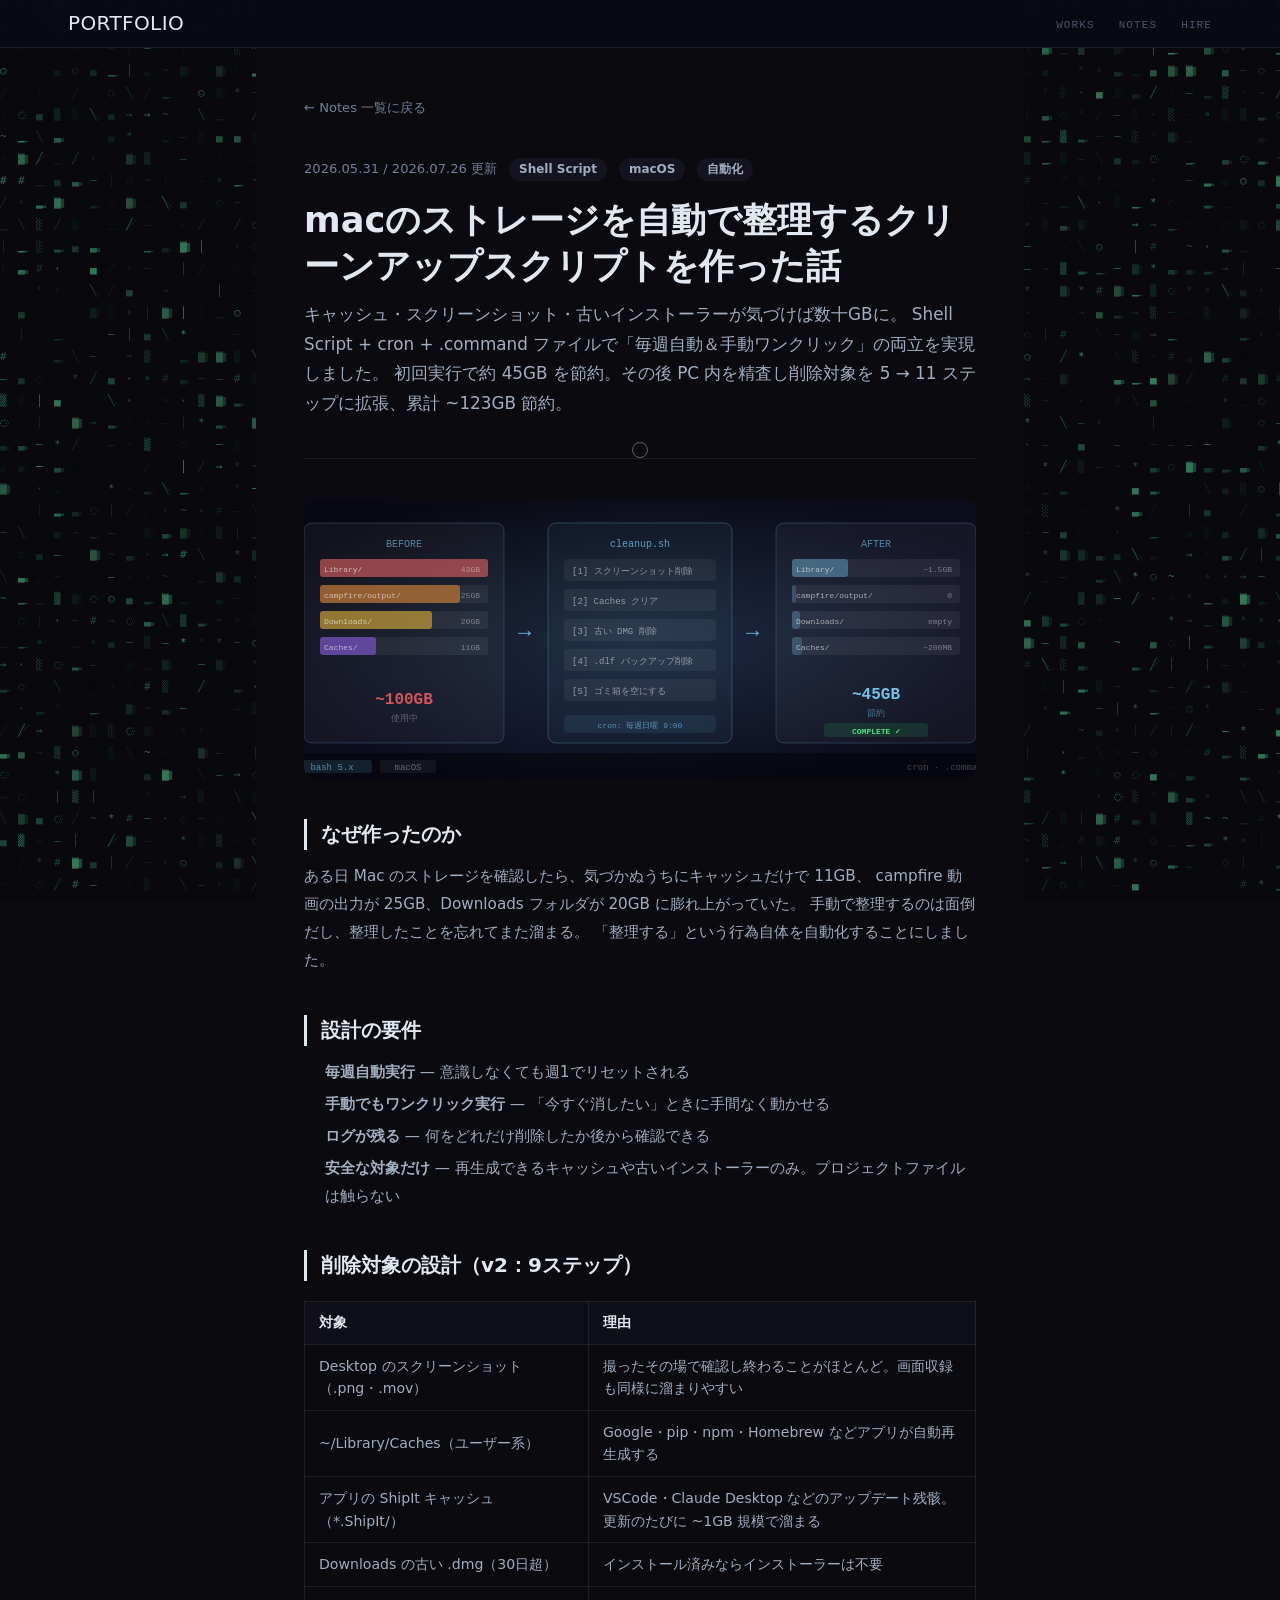
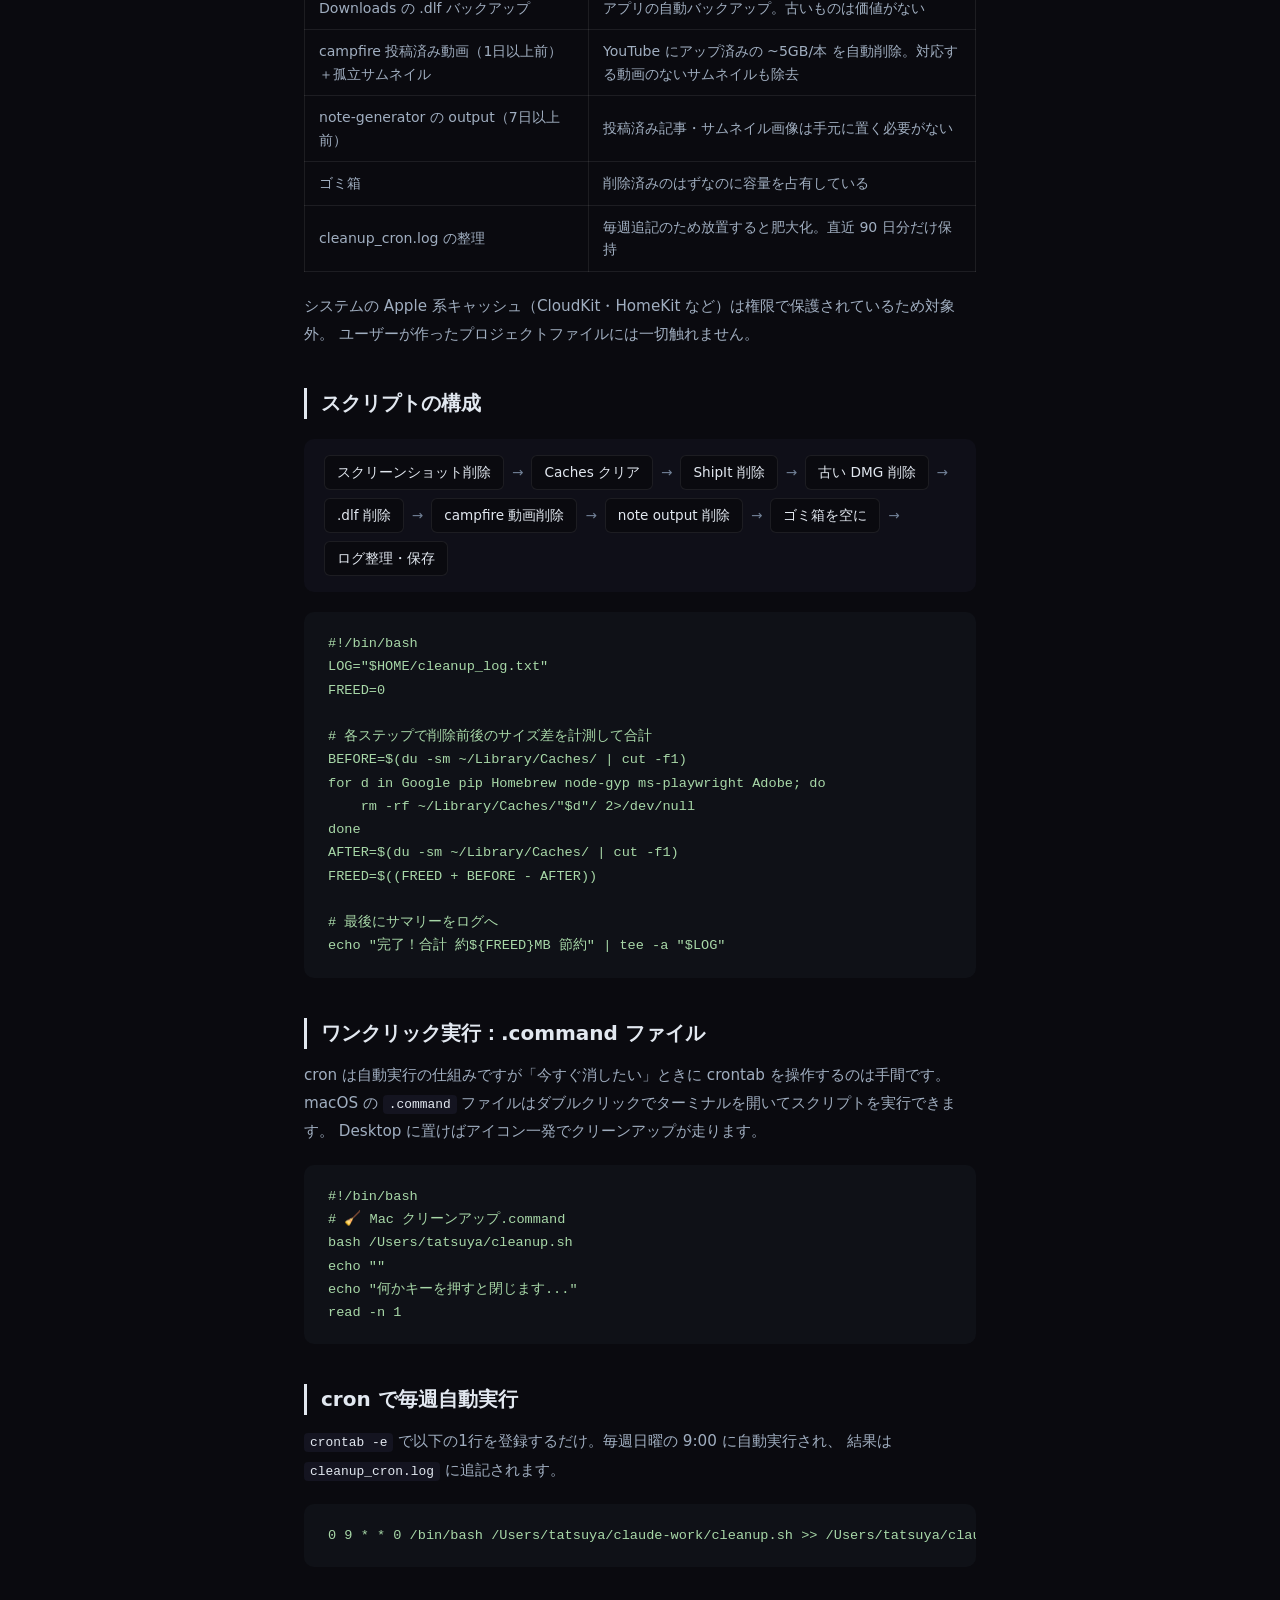
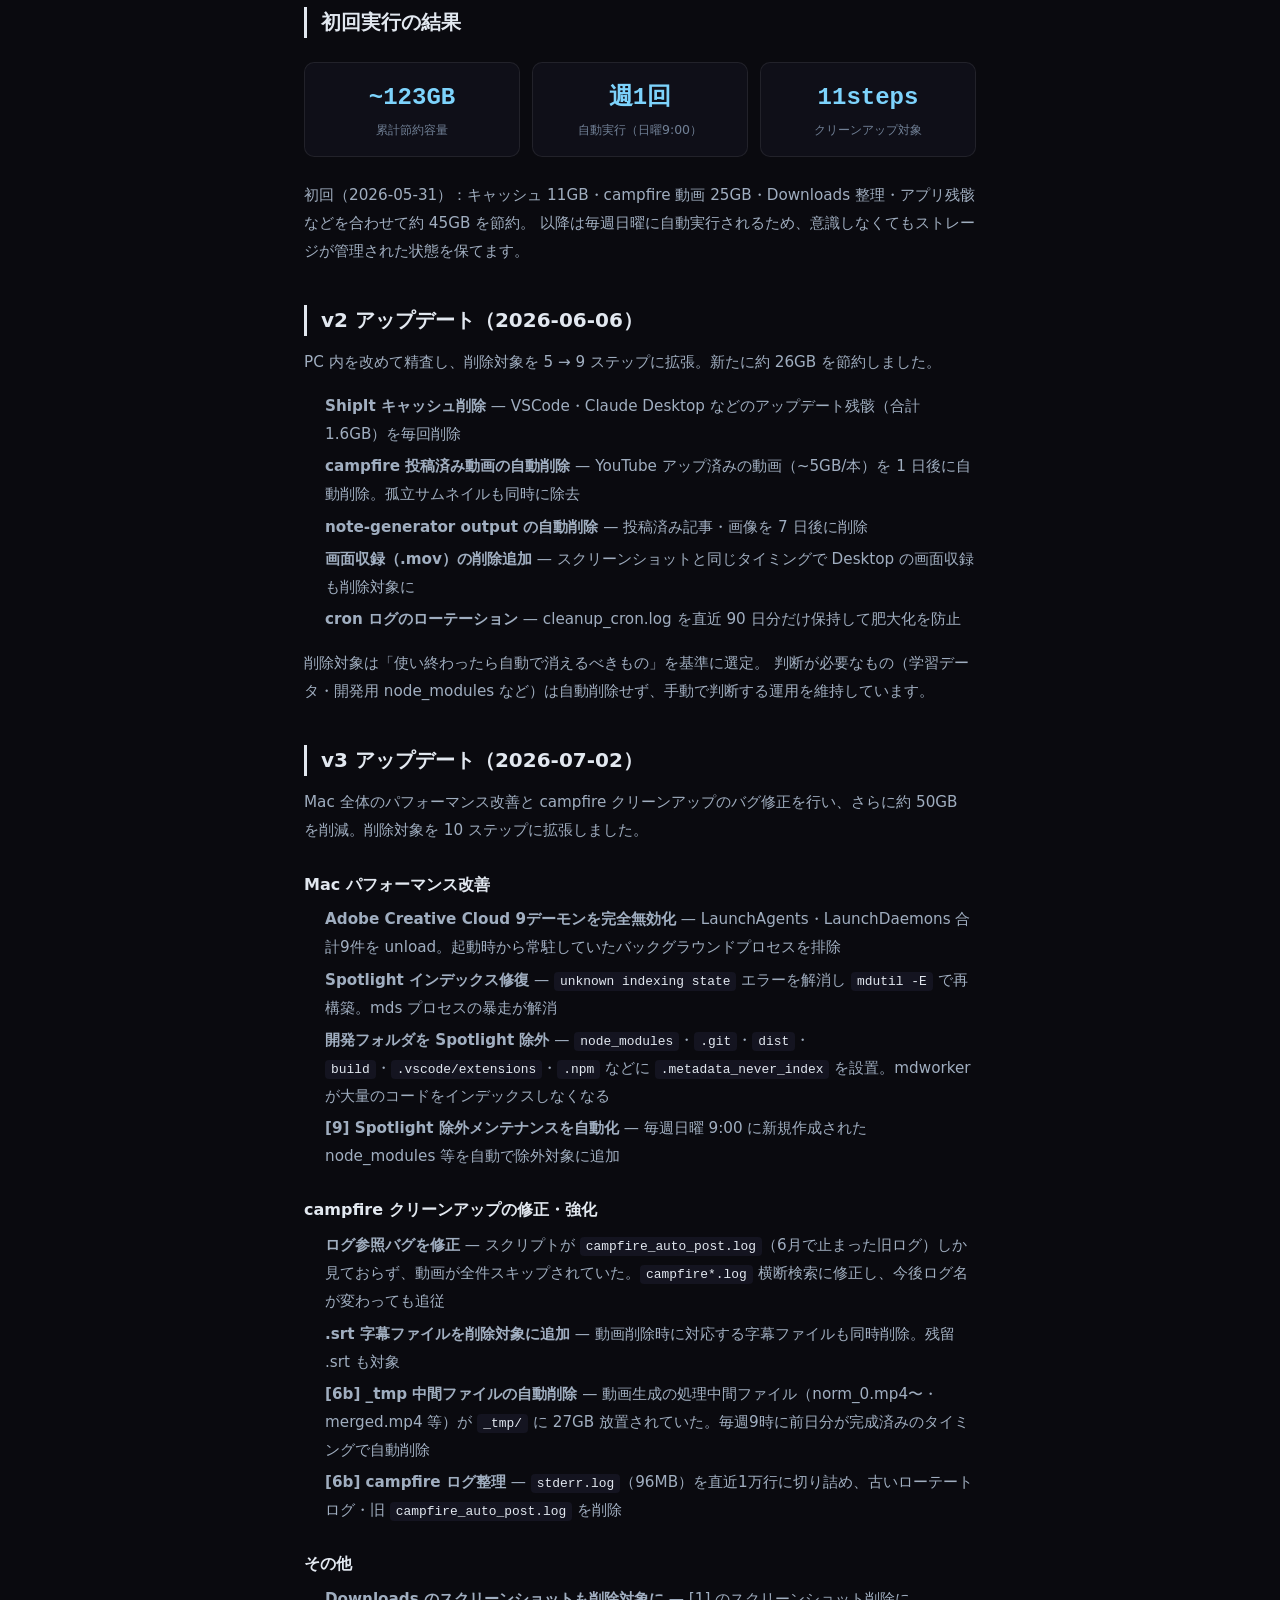
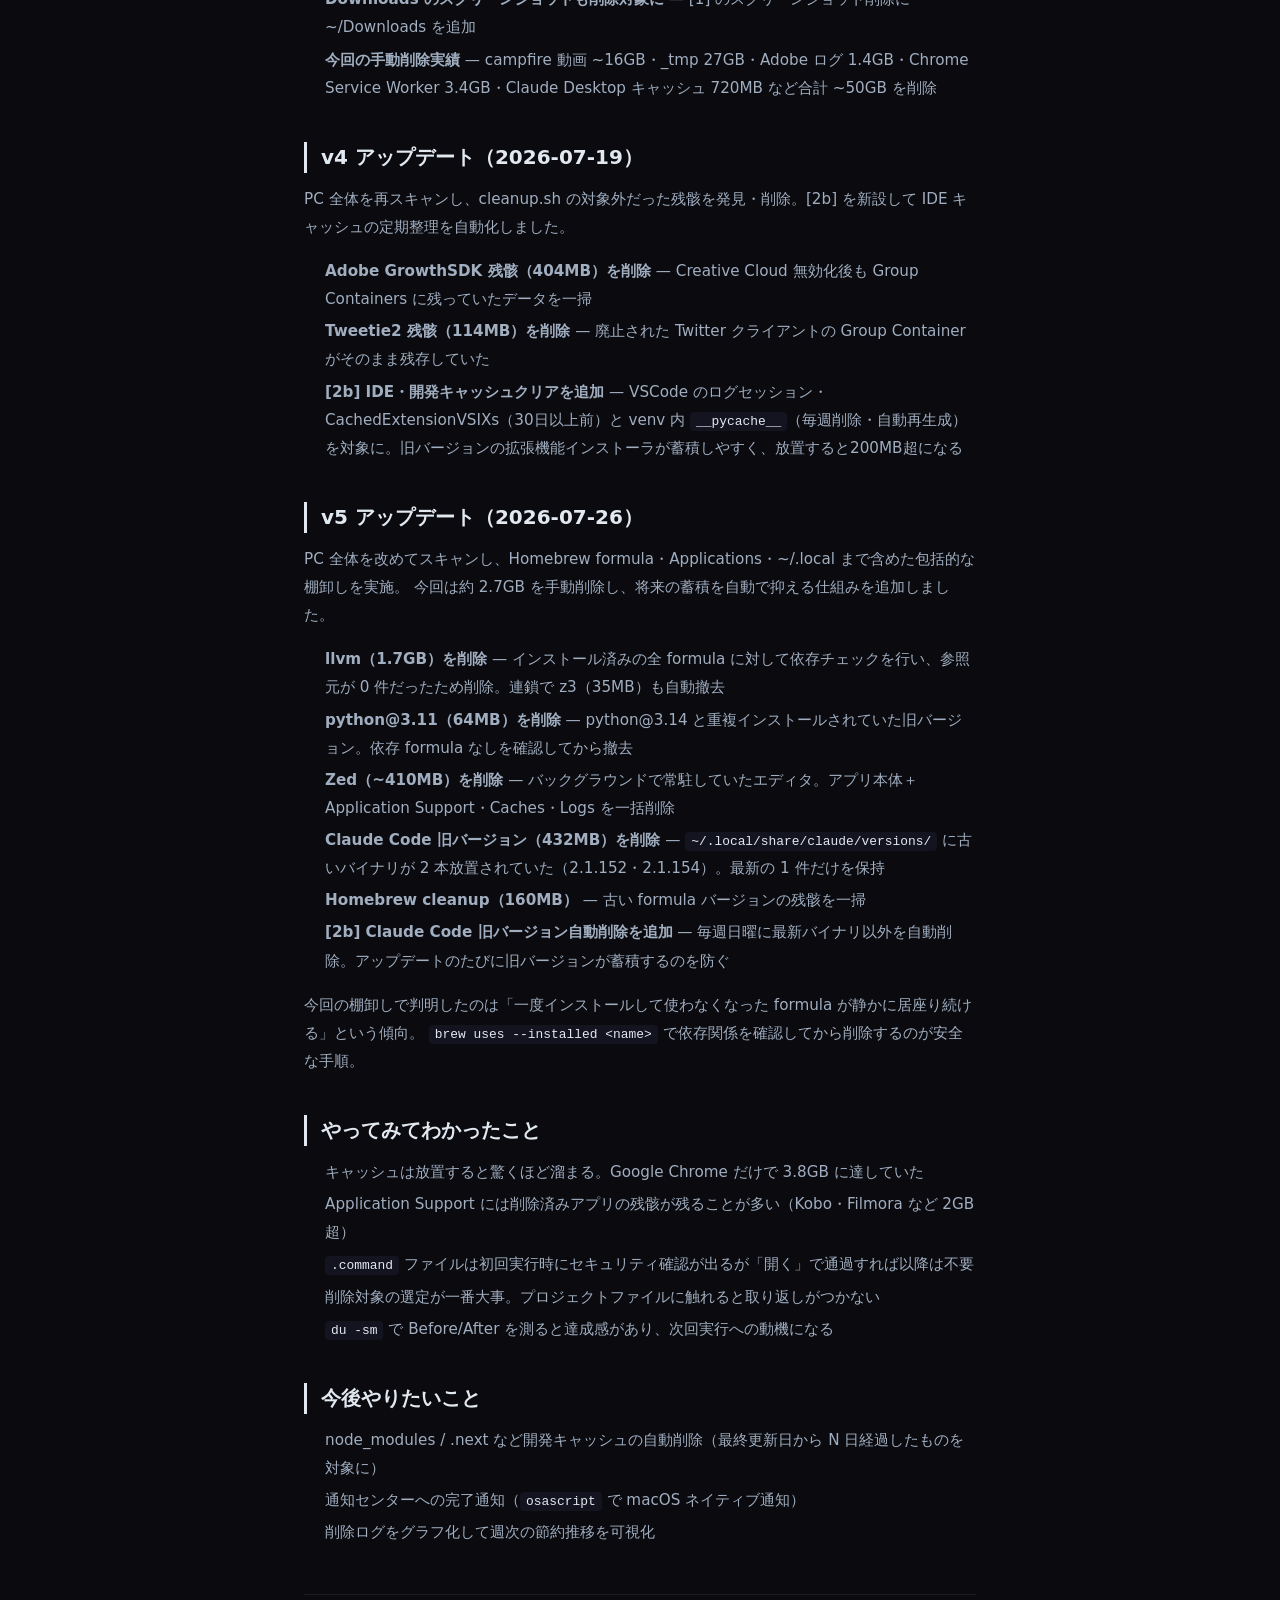
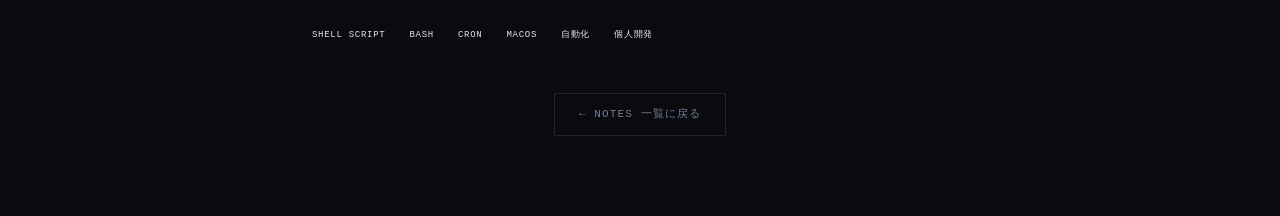
<file: blog/mac-cleaner.html>
<!DOCTYPE html>
<html lang="ja">
<head>
  <meta charset="UTF-8">
  <meta name="viewport" content="width=device-width, initial-scale=1.0">
  <title>macのストレージを自動で整理するクリーンアップスクリプトを作った話 | Portfolio</title>
  <link rel="preconnect" href="https://fonts.googleapis.com">
  <link href="https://fonts.googleapis.com/css2?family=Inter:wght@300;400;500;600;700;800&family=Noto+Sans+JP:wght@300;400;500;700&display=swap" rel="stylesheet">
  <link rel="icon" href="/favicon.svg" type="image/svg+xml" />
  <link rel="stylesheet" href="../style.css">
<style>
  .nav {
    position: fixed; top: 0; left: 0; right: 0;
    height: var(--nav-height);
    background: rgba(10, 10, 20, 0.92);
    backdrop-filter: blur(12px);
    border-bottom: 1px solid var(--color-border);
    z-index: 80;
    display: flex; align-items: center;
  }
  .nav__inner {
    width: 100%; max-width: 1200px; margin: 0 auto;
    padding: 0 28px;
    display: flex; align-items: center; justify-content: space-between;
  }
  .nav__logo {
    font-family: var(--display);
    font-size: 20px; color: var(--ink);
    letter-spacing: 0.02em; text-transform: uppercase;
    text-decoration: none;
  }
  .nav__links { display: flex; gap: 24px; list-style: none; }
  .nav__links a {
    font-family: var(--mono); font-size: 11px;
    color: var(--ink-dim); letter-spacing: 0.1em;
    text-transform: uppercase; text-decoration: none;
    transition: color .2s;
  }
  .nav__links a:hover { color: var(--glow); }
  .tag {
    display: inline-block;
    font-family: var(--mono); font-size: 10px;
    letter-spacing: 0.08em; text-transform: uppercase;
    padding: 3px 10px;
    border: 1px solid var(--glow-soft);
    color: var(--glow);
  }
  .tag--sm { font-size: 9px; padding: 2px 8px; }
  .btn { display: inline-block; padding: 12px 24px; text-decoration: none; }
  .btn--outline {
    font-family: var(--mono); font-size: 11px;
    letter-spacing: 0.1em; text-transform: uppercase;
    border: 1px solid var(--line-2); color: var(--ink-mid);
    transition: border-color .25s, color .25s;
  }
  .btn--outline:hover { border-color: var(--glow); color: var(--glow); }
  .pipeline {
    display: flex; align-items: center; gap: 8px;
    flex-wrap: wrap;
    background: var(--color-surface);
    border-radius: 10px;
    padding: 16px 20px; margin: 20px 0;
    font-size: 0.85rem; color: var(--color-text-mid);
  }
  .pipeline__step {
    background: var(--color-bg);
    border: 1px solid var(--color-border);
    border-radius: 6px;
    padding: 6px 12px;
    font-weight: 500; color: var(--color-text);
    white-space: nowrap;
  }
  .pipeline__arrow { color: var(--color-text-muted); }
  .article-wrap {
    max-width: 720px;
    margin: 0 auto;
    padding: calc(var(--nav-height) + 48px) 24px 80px;
  }
  .article-back {
    display: inline-flex;
    align-items: center;
    gap: 6px;
    font-size: 0.82rem;
    color: var(--color-text-muted);
    text-decoration: none;
    margin-bottom: 40px;
    transition: color var(--transition);
  }
  .article-back:hover { color: var(--color-text); }
  .article-meta {
    display: flex;
    align-items: center;
    gap: 12px;
    margin-bottom: 16px;
  }
  .article-date { font-size: 0.82rem; color: var(--color-text-muted); }
  .article-tag {
    font-size: 0.75rem;
    font-weight: 600;
    padding: 2px 10px;
    border-radius: 20px;
    background: var(--color-surface2);
    color: var(--color-text-mid);
  }
  .article-title {
    font-size: clamp(1.6rem, 4vw, 2.2rem);
    font-weight: 800;
    line-height: 1.3;
    margin-bottom: 12px;
    color: var(--color-text);
  }
  .article-lead {
    font-size: 1.05rem;
    color: var(--color-text-mid);
    line-height: 1.75;
    margin-bottom: 40px;
    padding-bottom: 40px;
    border-bottom: 1px solid var(--color-border);
  }
  .article-hero {
    border-radius: 12px;
    overflow: hidden;
    margin-bottom: 40px;
    background: linear-gradient(160deg, #080810 0%, #0d0d20 60%, #0a0a18 100%);
    height: 280px;
    position: relative;
  }
  .article-body h2 {
    font-size: 1.25rem;
    font-weight: 700;
    margin: 40px 0 12px;
    padding-left: 14px;
    border-left: 3px solid var(--color-text);
  }
  .article-body h3 {
    font-size: 1rem;
    font-weight: 700;
    margin: 28px 0 8px;
    color: var(--color-text);
  }
  .article-body p {
    font-size: 0.95rem;
    line-height: 1.85;
    color: var(--color-text-mid);
    margin-bottom: 16px;
  }
  .article-body ul, .article-body ol {
    padding-left: 1.4em;
    margin-bottom: 16px;
  }
  .article-body li {
    font-size: 0.95rem;
    line-height: 1.85;
    color: var(--color-text-mid);
    margin-bottom: 4px;
  }
  .article-body code {
    font-family: 'SF Mono', 'Fira Code', monospace;
    font-size: 0.85em;
    background: var(--color-surface2);
    padding: 2px 6px;
    border-radius: 4px;
    color: var(--color-text);
  }
  .article-body pre {
    background: #0f1117;
    border-radius: 10px;
    padding: 20px 24px;
    overflow-x: auto;
    margin: 20px 0;
  }
  .article-body pre code {
    background: none;
    padding: 0;
    font-size: 0.85rem;
    color: #a8d8a8;
    line-height: 1.7;
  }
  .article-body table {
    width: 100%;
    border-collapse: collapse;
    font-size: 0.88rem;
    margin: 20px 0;
  }
  .article-body th {
    background: var(--color-surface);
    padding: 10px 14px;
    text-align: left;
    font-weight: 600;
    border: 1px solid var(--color-border);
  }
  .article-body td {
    padding: 10px 14px;
    border: 1px solid var(--color-border);
    color: var(--color-text-mid);
    line-height: 1.6;
  }
  .article-tags {
    display: flex;
    flex-wrap: wrap;
    gap: 8px;
    margin-top: 48px;
    padding-top: 32px;
    border-top: 1px solid var(--color-border);
  }
  .article-footer {
    margin-top: 48px;
    text-align: center;
  }
  .metrics {
    display: grid;
    grid-template-columns: repeat(3, 1fr);
    gap: 12px;
    margin: 24px 0;
  }
  .metric {
    background: var(--color-surface);
    border: 1px solid var(--color-border);
    border-radius: 10px;
    padding: 16px;
    text-align: center;
  }
  .metric__val {
    font-family: var(--mono, monospace);
    font-size: 1.5rem;
    font-weight: 700;
    color: #7dd3fc;
    display: block;
  }
  .metric__label {
    font-size: 0.78rem;
    color: var(--color-text-muted);
    margin-top: 4px;
    display: block;
  }
</style>
</head>
<body>
<canvas class="blog-canvas-left"  id="blog-canvas-left"  aria-hidden="true"></canvas>
<canvas class="blog-canvas-right" id="blog-canvas-right" aria-hidden="true"></canvas>
<div class="cur" id="cursor" aria-hidden="true"></div>

<nav class="nav">
  <div class="nav__inner">
    <a href="../index.html" class="nav__logo">Portfolio</a>
    <ul class="nav__links">
      <li><a href="../index.html#works">Works</a></li>
      <li><a href="../index.html#notes">Notes</a></li>
      <li><a href="../index.html#contact">Hire</a></li>
    </ul>
  </div>
</nav>

<div class="article-wrap">

  <a href="../index.html#notes" class="article-back">← Notes 一覧に戻る</a>

  <div class="article-meta">
    <span class="article-date">2026.05.31 / 2026.07.26 更新</span>
    <span class="article-tag">Shell Script</span>
    <span class="article-tag">macOS</span>
    <span class="article-tag">自動化</span>
  </div>

  <h1 class="article-title">macのストレージを自動で整理するクリーンアップスクリプトを作った話</h1>
  <p class="article-lead">
    キャッシュ・スクリーンショット・古いインストーラーが気づけば数十GBに。
    Shell Script + cron + .command ファイルで「毎週自動＆手動ワンクリック」の両立を実現しました。
    初回実行で約 45GB を節約。その後 PC 内を精査し削除対象を 5 → 11 ステップに拡張、累計 ~123GB 節約。
  </p>

  <div class="article-hero">
    <svg viewBox="0 0 720 280" preserveAspectRatio="xMidYMid slice"
         style="position:absolute;inset:0;width:100%;height:100%"
         xmlns="http://www.w3.org/2000/svg">
      <defs>
        <radialGradient id="cleanGlow" cx="50%" cy="50%" r="55%">
          <stop offset="0%" stop-color="#7dd3fc" stop-opacity="0.15"/>
          <stop offset="100%" stop-color="#7dd3fc" stop-opacity="0"/>
        </radialGradient>
      </defs>
      <rect width="720" height="280" fill="url(#cleanGlow)"/>

      <!-- ストレージバー（before） -->
      <rect x="24" y="24" width="200" height="220" rx="8" fill="rgba(255,255,255,0.04)" stroke="rgba(125,211,252,0.2)" stroke-width="1"/>
      <text x="124" y="48" fill="rgba(125,211,252,0.6)" font-size="10" font-family="monospace" text-anchor="middle">BEFORE</text>
      <!-- Library -->
      <rect x="40" y="60" width="168" height="18" rx="3" fill="rgba(255,255,255,0.06)"/>
      <rect x="40" y="60" width="168" height="18" rx="3" fill="rgba(255,100,100,0.5)"/>
      <text x="44" y="73" fill="rgba(255,255,255,0.6)" font-size="8" font-family="monospace">Library/</text>
      <text x="200" y="73" fill="rgba(255,255,255,0.4)" font-size="8" font-family="monospace" text-anchor="end">43GB</text>
      <!-- campfire -->
      <rect x="40" y="86" width="168" height="18" rx="3" fill="rgba(255,255,255,0.06)"/>
      <rect x="40" y="86" width="140" height="18" rx="3" fill="rgba(255,150,50,0.5)"/>
      <text x="44" y="99" fill="rgba(255,255,255,0.6)" font-size="8" font-family="monospace">campfire/output/</text>
      <text x="200" y="99" fill="rgba(255,255,255,0.4)" font-size="8" font-family="monospace" text-anchor="end">25GB</text>
      <!-- Downloads -->
      <rect x="40" y="112" width="168" height="18" rx="3" fill="rgba(255,255,255,0.06)"/>
      <rect x="40" y="112" width="112" height="18" rx="3" fill="rgba(255,200,50,0.5)"/>
      <text x="44" y="125" fill="rgba(255,255,255,0.6)" font-size="8" font-family="monospace">Downloads/</text>
      <text x="200" y="125" fill="rgba(255,255,255,0.4)" font-size="8" font-family="monospace" text-anchor="end">20GB</text>
      <!-- Caches -->
      <rect x="40" y="138" width="168" height="18" rx="3" fill="rgba(255,255,255,0.06)"/>
      <rect x="40" y="138" width="56" height="18" rx="3" fill="rgba(150,100,255,0.5)"/>
      <text x="44" y="151" fill="rgba(255,255,255,0.6)" font-size="8" font-family="monospace">Caches/</text>
      <text x="200" y="151" fill="rgba(255,255,255,0.4)" font-size="8" font-family="monospace" text-anchor="end">11GB</text>
      <!-- 合計 -->
      <text x="124" y="205" fill="rgba(255,100,100,0.8)" font-size="16" font-family="monospace" font-weight="bold" text-anchor="middle">~100GB</text>
      <text x="124" y="222" fill="rgba(255,255,255,0.3)" font-size="9" font-family="monospace" text-anchor="middle">使用中</text>

      <!-- 矢印 -->
      <text x="238" y="140" fill="rgba(125,211,252,0.8)" font-size="22" font-family="monospace">→</text>

      <!-- スクリプト実行ボックス -->
      <rect x="268" y="24" width="184" height="220" rx="8" fill="rgba(125,211,252,0.04)" stroke="rgba(125,211,252,0.25)" stroke-width="1"/>
      <text x="360" y="48" fill="rgba(125,211,252,0.7)" font-size="10" font-family="monospace" text-anchor="middle">cleanup.sh</text>
      <!-- 処理ステップ -->
      <rect x="284" y="60" width="152" height="22" rx="4" fill="rgba(255,255,255,0.05)"/>
      <text x="292" y="75" fill="rgba(255,255,255,0.5)" font-size="9" font-family="monospace">[1] スクリーンショット削除</text>
      <rect x="284" y="90" width="152" height="22" rx="4" fill="rgba(255,255,255,0.05)"/>
      <text x="292" y="105" fill="rgba(255,255,255,0.5)" font-size="9" font-family="monospace">[2] Caches クリア</text>
      <rect x="284" y="120" width="152" height="22" rx="4" fill="rgba(255,255,255,0.05)"/>
      <text x="292" y="135" fill="rgba(255,255,255,0.5)" font-size="9" font-family="monospace">[3] 古い DMG 削除</text>
      <rect x="284" y="150" width="152" height="22" rx="4" fill="rgba(255,255,255,0.05)"/>
      <text x="292" y="165" fill="rgba(255,255,255,0.5)" font-size="9" font-family="monospace">[4] .dlf バックアップ削除</text>
      <rect x="284" y="180" width="152" height="22" rx="4" fill="rgba(255,255,255,0.05)"/>
      <text x="292" y="195" fill="rgba(255,255,255,0.5)" font-size="9" font-family="monospace">[5] ゴミ箱を空にする</text>
      <!-- cron -->
      <rect x="284" y="216" width="152" height="18" rx="4" fill="rgba(125,211,252,0.08)"/>
      <text x="360" y="229" fill="rgba(125,211,252,0.6)" font-size="8" font-family="monospace" text-anchor="middle">cron: 毎週日曜 9:00</text>

      <!-- 矢印 -->
      <text x="466" y="140" fill="rgba(125,211,252,0.8)" font-size="22" font-family="monospace">→</text>

      <!-- after -->
      <rect x="496" y="24" width="200" height="220" rx="8" fill="rgba(255,255,255,0.04)" stroke="rgba(125,211,252,0.2)" stroke-width="1"/>
      <text x="596" y="48" fill="rgba(125,211,252,0.6)" font-size="10" font-family="monospace" text-anchor="middle">AFTER</text>
      <!-- Library small -->
      <rect x="512" y="60" width="168" height="18" rx="3" fill="rgba(255,255,255,0.06)"/>
      <rect x="512" y="60" width="56" height="18" rx="3" fill="rgba(125,211,252,0.35)"/>
      <text x="516" y="73" fill="rgba(255,255,255,0.6)" font-size="8" font-family="monospace">Library/</text>
      <text x="672" y="73" fill="rgba(255,255,255,0.4)" font-size="8" font-family="monospace" text-anchor="end">~1.5GB</text>
      <!-- campfire empty -->
      <rect x="512" y="86" width="168" height="18" rx="3" fill="rgba(255,255,255,0.06)"/>
      <rect x="512" y="86" width="4" height="18" rx="3" fill="rgba(125,211,252,0.2)"/>
      <text x="516" y="99" fill="rgba(255,255,255,0.6)" font-size="8" font-family="monospace">campfire/output/</text>
      <text x="672" y="99" fill="rgba(255,255,255,0.4)" font-size="8" font-family="monospace" text-anchor="end">0</text>
      <!-- Downloads small -->
      <rect x="512" y="112" width="168" height="18" rx="3" fill="rgba(255,255,255,0.06)"/>
      <rect x="512" y="112" width="8" height="18" rx="3" fill="rgba(125,211,252,0.25)"/>
      <text x="516" y="125" fill="rgba(255,255,255,0.6)" font-size="8" font-family="monospace">Downloads/</text>
      <text x="672" y="125" fill="rgba(255,255,255,0.4)" font-size="8" font-family="monospace" text-anchor="end">empty</text>
      <!-- Caches small -->
      <rect x="512" y="138" width="168" height="18" rx="3" fill="rgba(255,255,255,0.06)"/>
      <rect x="512" y="138" width="10" height="18" rx="3" fill="rgba(125,211,252,0.2)"/>
      <text x="516" y="151" fill="rgba(255,255,255,0.6)" font-size="8" font-family="monospace">Caches/</text>
      <text x="672" y="151" fill="rgba(255,255,255,0.4)" font-size="8" font-family="monospace" text-anchor="end">~200MB</text>
      <!-- 節約 -->
      <text x="596" y="200" fill="rgba(125,211,252,0.9)" font-size="16" font-family="monospace" font-weight="bold" text-anchor="middle">~45GB</text>
      <text x="596" y="217" fill="rgba(125,211,252,0.5)" font-size="9" font-family="monospace" text-anchor="middle">節約</text>
      <rect x="544" y="224" width="104" height="14" rx="3" fill="rgba(34,197,94,0.15)"/>
      <text x="596" y="235" fill="#4ade80" font-size="8" font-family="monospace" font-weight="bold" text-anchor="middle">COMPLETE ✓</text>

      <!-- ステータスバー -->
      <rect x="0" y="254" width="720" height="26" fill="rgba(0,0,0,0.45)"/>
      <rect x="12" y="261" width="80" height="13" rx="3" fill="rgba(125,211,252,0.12)"/>
      <text x="52" y="271" fill="rgba(125,211,252,0.6)" font-size="9" font-family="monospace" text-anchor="middle">bash 5.x</text>
      <rect x="100" y="261" width="56" height="13" rx="3" fill="rgba(255,255,255,0.05)"/>
      <text x="128" y="271" fill="rgba(255,255,255,0.35)" font-size="9" font-family="monospace" text-anchor="middle">macOS</text>
      <text x="708" y="271" fill="rgba(255,255,255,0.25)" font-size="9" font-family="monospace" text-anchor="end">cron · .command</text>
    </svg>
  </div>

  <div class="article-body">

    <h2>なぜ作ったのか</h2>
    <p>
      ある日 Mac のストレージを確認したら、気づかぬうちにキャッシュだけで 11GB、
      campfire 動画の出力が 25GB、Downloads フォルダが 20GB に膨れ上がっていた。
      手動で整理するのは面倒だし、整理したことを忘れてまた溜まる。
      「整理する」という行為自体を自動化することにしました。
    </p>

    <h2>設計の要件</h2>
    <ul>
      <li><strong>毎週自動実行</strong> — 意識しなくても週1でリセットされる</li>
      <li><strong>手動でもワンクリック実行</strong> — 「今すぐ消したい」ときに手間なく動かせる</li>
      <li><strong>ログが残る</strong> — 何をどれだけ削除したか後から確認できる</li>
      <li><strong>安全な対象だけ</strong> — 再生成できるキャッシュや古いインストーラーのみ。プロジェクトファイルは触らない</li>
    </ul>

    <h2>削除対象の設計（v2：9ステップ）</h2>
    <table>
      <tr><th>対象</th><th>理由</th></tr>
      <tr><td>Desktop のスクリーンショット（.png・.mov）</td><td>撮ったその場で確認し終わることがほとんど。画面収録も同様に溜まりやすい</td></tr>
      <tr><td>~/Library/Caches（ユーザー系）</td><td>Google・pip・npm・Homebrew などアプリが自動再生成する</td></tr>
      <tr><td>アプリの ShipIt キャッシュ（*.ShipIt/）</td><td>VSCode・Claude Desktop などのアップデート残骸。更新のたびに ~1GB 規模で溜まる</td></tr>
      <tr><td>Downloads の古い .dmg（30日超）</td><td>インストール済みならインストーラーは不要</td></tr>
      <tr><td>Downloads の .dlf バックアップ</td><td>アプリの自動バックアップ。古いものは価値がない</td></tr>
      <tr><td>campfire 投稿済み動画（1日以上前）＋孤立サムネイル</td><td>YouTube にアップ済みの ~5GB/本 を自動削除。対応する動画のないサムネイルも除去</td></tr>
      <tr><td>note-generator の output（7日以上前）</td><td>投稿済み記事・サムネイル画像は手元に置く必要がない</td></tr>
      <tr><td>ゴミ箱</td><td>削除済みのはずなのに容量を占有している</td></tr>
      <tr><td>cleanup_cron.log の整理</td><td>毎週追記のため放置すると肥大化。直近 90 日分だけ保持</td></tr>
    </table>
    <p>
      システムの Apple 系キャッシュ（CloudKit・HomeKit など）は権限で保護されているため対象外。
      ユーザーが作ったプロジェクトファイルには一切触れません。
    </p>

    <h2>スクリプトの構成</h2>

    <div class="pipeline">
      <span class="pipeline__step">スクリーンショット削除</span>
      <span class="pipeline__arrow">→</span>
      <span class="pipeline__step">Caches クリア</span>
      <span class="pipeline__arrow">→</span>
      <span class="pipeline__step">ShipIt 削除</span>
      <span class="pipeline__arrow">→</span>
      <span class="pipeline__step">古い DMG 削除</span>
      <span class="pipeline__arrow">→</span>
      <span class="pipeline__step">.dlf 削除</span>
      <span class="pipeline__arrow">→</span>
      <span class="pipeline__step">campfire 動画削除</span>
      <span class="pipeline__arrow">→</span>
      <span class="pipeline__step">note output 削除</span>
      <span class="pipeline__arrow">→</span>
      <span class="pipeline__step">ゴミ箱を空に</span>
      <span class="pipeline__arrow">→</span>
      <span class="pipeline__step">ログ整理・保存</span>
    </div>

    <pre><code>#!/bin/bash
LOG="$HOME/cleanup_log.txt"
FREED=0

# 各ステップで削除前後のサイズ差を計測して合計
BEFORE=$(du -sm ~/Library/Caches/ | cut -f1)
for d in Google pip Homebrew node-gyp ms-playwright Adobe; do
    rm -rf ~/Library/Caches/"$d"/ 2>/dev/null
done
AFTER=$(du -sm ~/Library/Caches/ | cut -f1)
FREED=$((FREED + BEFORE - AFTER))

# 最後にサマリーをログへ
echo "完了！合計 約${FREED}MB 節約" | tee -a "$LOG"</code></pre>

    <h2>ワンクリック実行：.command ファイル</h2>
    <p>
      cron は自動実行の仕組みですが「今すぐ消したい」ときに crontab を操作するのは手間です。
      macOS の <code>.command</code> ファイルはダブルクリックでターミナルを開いてスクリプトを実行できます。
      Desktop に置けばアイコン一発でクリーンアップが走ります。
    </p>
    <pre><code>#!/bin/bash
# 🧹 Mac クリーンアップ.command
bash /Users/tatsuya/cleanup.sh
echo ""
echo "何かキーを押すと閉じます..."
read -n 1</code></pre>

    <h2>cron で毎週自動実行</h2>
    <p>
      <code>crontab -e</code> で以下の1行を登録するだけ。毎週日曜の 9:00 に自動実行され、
      結果は <code>cleanup_cron.log</code> に追記されます。
    </p>
    <pre><code>0 9 * * 0 /bin/bash /Users/tatsuya/claude-work/cleanup.sh >> /Users/tatsuya/claude-work/cleanup_cron.log 2>&1</code></pre>

    <h2>初回実行の結果</h2>

    <div class="metrics">
      <div class="metric">
        <span class="metric__val">~123GB</span>
        <span class="metric__label">累計節約容量</span>
      </div>
      <div class="metric">
        <span class="metric__val">週1回</span>
        <span class="metric__label">自動実行（日曜9:00）</span>
      </div>
      <div class="metric">
        <span class="metric__val">11steps</span>
        <span class="metric__label">クリーンアップ対象</span>
      </div>
    </div>

    <p>
      初回（2026-05-31）：キャッシュ 11GB・campfire 動画 25GB・Downloads 整理・アプリ残骸などを合わせて約 45GB を節約。
      以降は毎週日曜に自動実行されるため、意識しなくてもストレージが管理された状態を保てます。
    </p>

    <h2>v2 アップデート（2026-06-06）</h2>
    <p>
      PC 内を改めて精査し、削除対象を 5 → 9 ステップに拡張。新たに約 26GB を節約しました。
    </p>
    <ul>
      <li><strong>ShipIt キャッシュ削除</strong> — VSCode・Claude Desktop などのアップデート残骸（合計 1.6GB）を毎回削除</li>
      <li><strong>campfire 投稿済み動画の自動削除</strong> — YouTube アップ済みの動画（~5GB/本）を 1 日後に自動削除。孤立サムネイルも同時に除去</li>
      <li><strong>note-generator output の自動削除</strong> — 投稿済み記事・画像を 7 日後に削除</li>
      <li><strong>画面収録（.mov）の削除追加</strong> — スクリーンショットと同じタイミングで Desktop の画面収録も削除対象に</li>
      <li><strong>cron ログのローテーション</strong> — cleanup_cron.log を直近 90 日分だけ保持して肥大化を防止</li>
    </ul>
    <p>
      削除対象は「使い終わったら自動で消えるべきもの」を基準に選定。
      判断が必要なもの（学習データ・開発用 node_modules など）は自動削除せず、手動で判断する運用を維持しています。
    </p>

    <h2>v3 アップデート（2026-07-02）</h2>
    <p>
      Mac 全体のパフォーマンス改善と campfire クリーンアップのバグ修正を行い、さらに約 50GB を削減。削除対象を 10 ステップに拡張しました。
    </p>

    <h3>Mac パフォーマンス改善</h3>
    <ul>
      <li><strong>Adobe Creative Cloud 9デーモンを完全無効化</strong> — LaunchAgents・LaunchDaemons 合計9件を unload。起動時から常駐していたバックグラウンドプロセスを排除</li>
      <li><strong>Spotlight インデックス修復</strong> — <code>unknown indexing state</code> エラーを解消し <code>mdutil -E</code> で再構築。mds プロセスの暴走が解消</li>
      <li><strong>開発フォルダを Spotlight 除外</strong> — <code>node_modules</code>・<code>.git</code>・<code>dist</code>・<code>build</code>・<code>.vscode/extensions</code>・<code>.npm</code> などに <code>.metadata_never_index</code> を設置。mdworker が大量のコードをインデックスしなくなる</li>
      <li><strong>[9] Spotlight 除外メンテナンスを自動化</strong> — 毎週日曜 9:00 に新規作成された node_modules 等を自動で除外対象に追加</li>
    </ul>

    <h3>campfire クリーンアップの修正・強化</h3>
    <ul>
      <li><strong>ログ参照バグを修正</strong> — スクリプトが <code>campfire_auto_post.log</code>（6月で止まった旧ログ）しか見ておらず、動画が全件スキップされていた。<code>campfire*.log</code> 横断検索に修正し、今後ログ名が変わっても追従</li>
      <li><strong>.srt 字幕ファイルを削除対象に追加</strong> — 動画削除時に対応する字幕ファイルも同時削除。残留 .srt も対象</li>
      <li><strong>[6b] _tmp 中間ファイルの自動削除</strong> — 動画生成の処理中間ファイル（norm_0.mp4〜・merged.mp4 等）が <code>_tmp/</code> に 27GB 放置されていた。毎週9時に前日分が完成済みのタイミングで自動削除</li>
      <li><strong>[6b] campfire ログ整理</strong> — <code>stderr.log</code>（96MB）を直近1万行に切り詰め、古いローテートログ・旧 <code>campfire_auto_post.log</code> を削除</li>
    </ul>

    <h3>その他</h3>
    <ul>
      <li><strong>Downloads のスクリーンショットも削除対象に</strong> — [1] のスクリーンショット削除に ~/Downloads を追加</li>
      <li><strong>今回の手動削除実績</strong> — campfire 動画 ~16GB・_tmp 27GB・Adobe ログ 1.4GB・Chrome Service Worker 3.4GB・Claude Desktop キャッシュ 720MB など合計 ~50GB を削除</li>
    </ul>

    <h2>v4 アップデート（2026-07-19）</h2>
    <p>
      PC 全体を再スキャンし、cleanup.sh の対象外だった残骸を発見・削除。[2b] を新設して IDE キャッシュの定期整理を自動化しました。
    </p>
    <ul>
      <li><strong>Adobe GrowthSDK 残骸（404MB）を削除</strong> — Creative Cloud 無効化後も Group Containers に残っていたデータを一掃</li>
      <li><strong>Tweetie2 残骸（114MB）を削除</strong> — 廃止された Twitter クライアントの Group Container がそのまま残存していた</li>
      <li><strong>[2b] IDE・開発キャッシュクリアを追加</strong> — VSCode のログセッション・CachedExtensionVSIXs（30日以上前）と venv 内 <code>__pycache__</code>（毎週削除・自動再生成）を対象に。旧バージョンの拡張機能インストーラが蓄積しやすく、放置すると200MB超になる</li>
    </ul>

    <h2>v5 アップデート（2026-07-26）</h2>
    <p>
      PC 全体を改めてスキャンし、Homebrew formula・Applications・~/.local まで含めた包括的な棚卸しを実施。
      今回は約 2.7GB を手動削除し、将来の蓄積を自動で抑える仕組みを追加しました。
    </p>
    <ul>
      <li><strong>llvm（1.7GB）を削除</strong> — インストール済みの全 formula に対して依存チェックを行い、参照元が 0 件だったため削除。連鎖で z3（35MB）も自動撤去</li>
      <li><strong>python@3.11（64MB）を削除</strong> — python@3.14 と重複インストールされていた旧バージョン。依存 formula なしを確認してから撤去</li>
      <li><strong>Zed（~410MB）を削除</strong> — バックグラウンドで常駐していたエディタ。アプリ本体＋Application Support・Caches・Logs を一括削除</li>
      <li><strong>Claude Code 旧バージョン（432MB）を削除</strong> — <code>~/.local/share/claude/versions/</code> に古いバイナリが 2 本放置されていた（2.1.152・2.1.154）。最新の 1 件だけを保持</li>
      <li><strong>Homebrew cleanup（160MB）</strong> — 古い formula バージョンの残骸を一掃</li>
      <li><strong>[2b] Claude Code 旧バージョン自動削除を追加</strong> — 毎週日曜に最新バイナリ以外を自動削除。アップデートのたびに旧バージョンが蓄積するのを防ぐ</li>
    </ul>
    <p>
      今回の棚卸しで判明したのは「一度インストールして使わなくなった formula が静かに居座り続ける」という傾向。
      <code>brew uses --installed &lt;name&gt;</code> で依存関係を確認してから削除するのが安全な手順。
    </p>

    <h2>やってみてわかったこと</h2>
    <ul>
      <li>キャッシュは放置すると驚くほど溜まる。Google Chrome だけで 3.8GB に達していた</li>
      <li>Application Support には削除済みアプリの残骸が残ることが多い（Kobo・Filmora など 2GB 超）</li>
      <li><code>.command</code> ファイルは初回実行時にセキュリティ確認が出るが「開く」で通過すれば以降は不要</li>
      <li>削除対象の選定が一番大事。プロジェクトファイルに触れると取り返しがつかない</li>
      <li><code>du -sm</code> で Before/After を測ると達成感があり、次回実行への動機になる</li>
    </ul>

    <h2>今後やりたいこと</h2>
    <ul>
      <li>node_modules / .next など開発キャッシュの自動削除（最終更新日から N 日経過したものを対象に）</li>
      <li>通知センターへの完了通知（<code>osascript</code> で macOS ネイティブ通知）</li>
      <li>削除ログをグラフ化して週次の節約推移を可視化</li>
    </ul>

  </div>

  <div class="article-tags">
    <span class="tag tag--sm">Shell Script</span>
    <span class="tag tag--sm">bash</span>
    <span class="tag tag--sm">cron</span>
    <span class="tag tag--sm">macOS</span>
    <span class="tag tag--sm">自動化</span>
    <span class="tag tag--sm">個人開発</span>
  </div>

  <div class="article-footer">
    <a href="../index.html#notes" class="btn btn--outline">← Notes 一覧に戻る</a>
  </div>

</div>

<script>
(function cursor(){
  const cur = document.getElementById('cursor');
  if (!cur) return;
  let cx = innerWidth / 2, cy = innerHeight / 2;
  let mx = cx, my = cy;
  addEventListener('mousemove', e => { mx = e.clientX; my = e.clientY; });
  addEventListener('mousedown', () => cur.classList.add('is-press'));
  addEventListener('mouseup',   () => cur.classList.remove('is-press'));
  (function loop(){
    cx += (mx - cx) * 0.28;
    cy += (my - cy) * 0.28;
    cur.style.transform = `translate(${cx}px, ${cy}px) translate(-50%,-50%)`;
    requestAnimationFrame(loop);
  })();
  document.querySelectorAll('a, button').forEach(el => {
    el.addEventListener('mouseenter', () => cur.classList.add('is-hover'));
    el.addEventListener('mouseleave', () => cur.classList.remove('is-hover'));
  });
})();
</script>
<script src="../blog-side-canvas.js" defer></script>
</body>
</html>
</file>
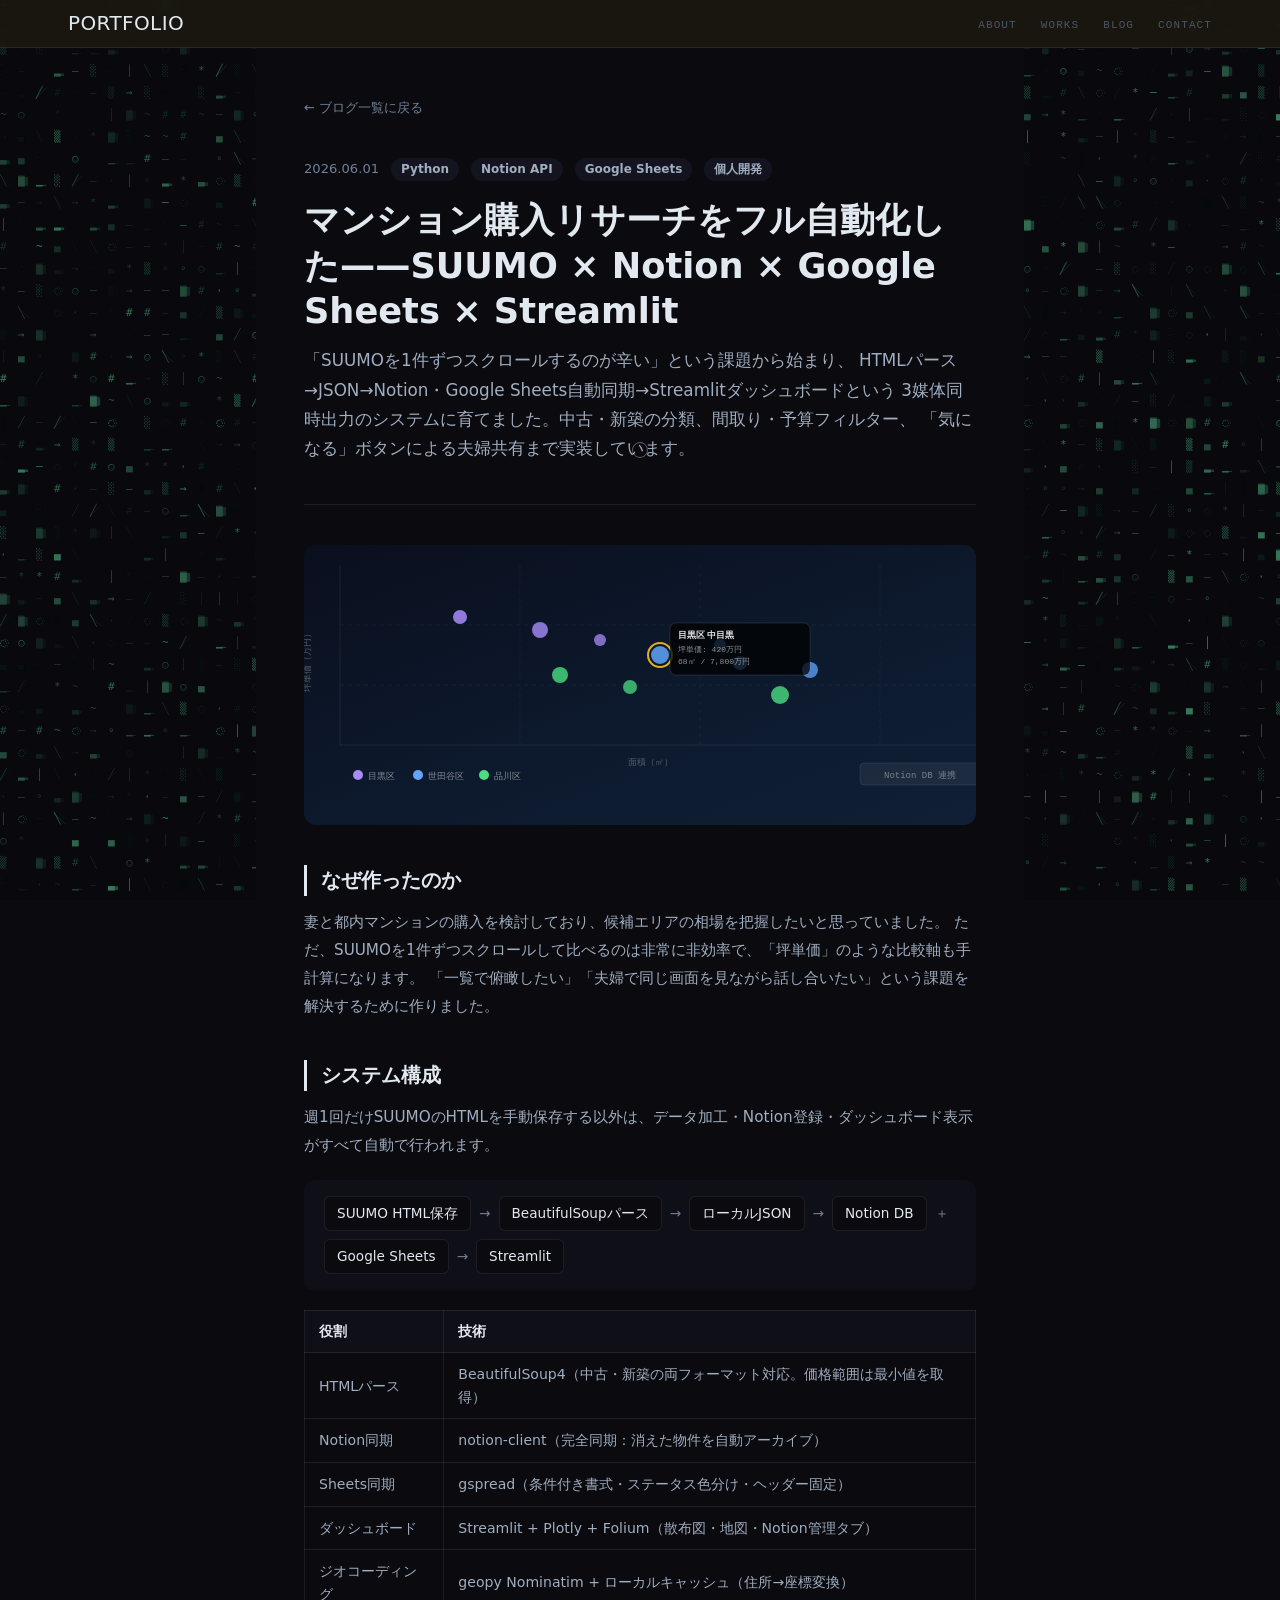
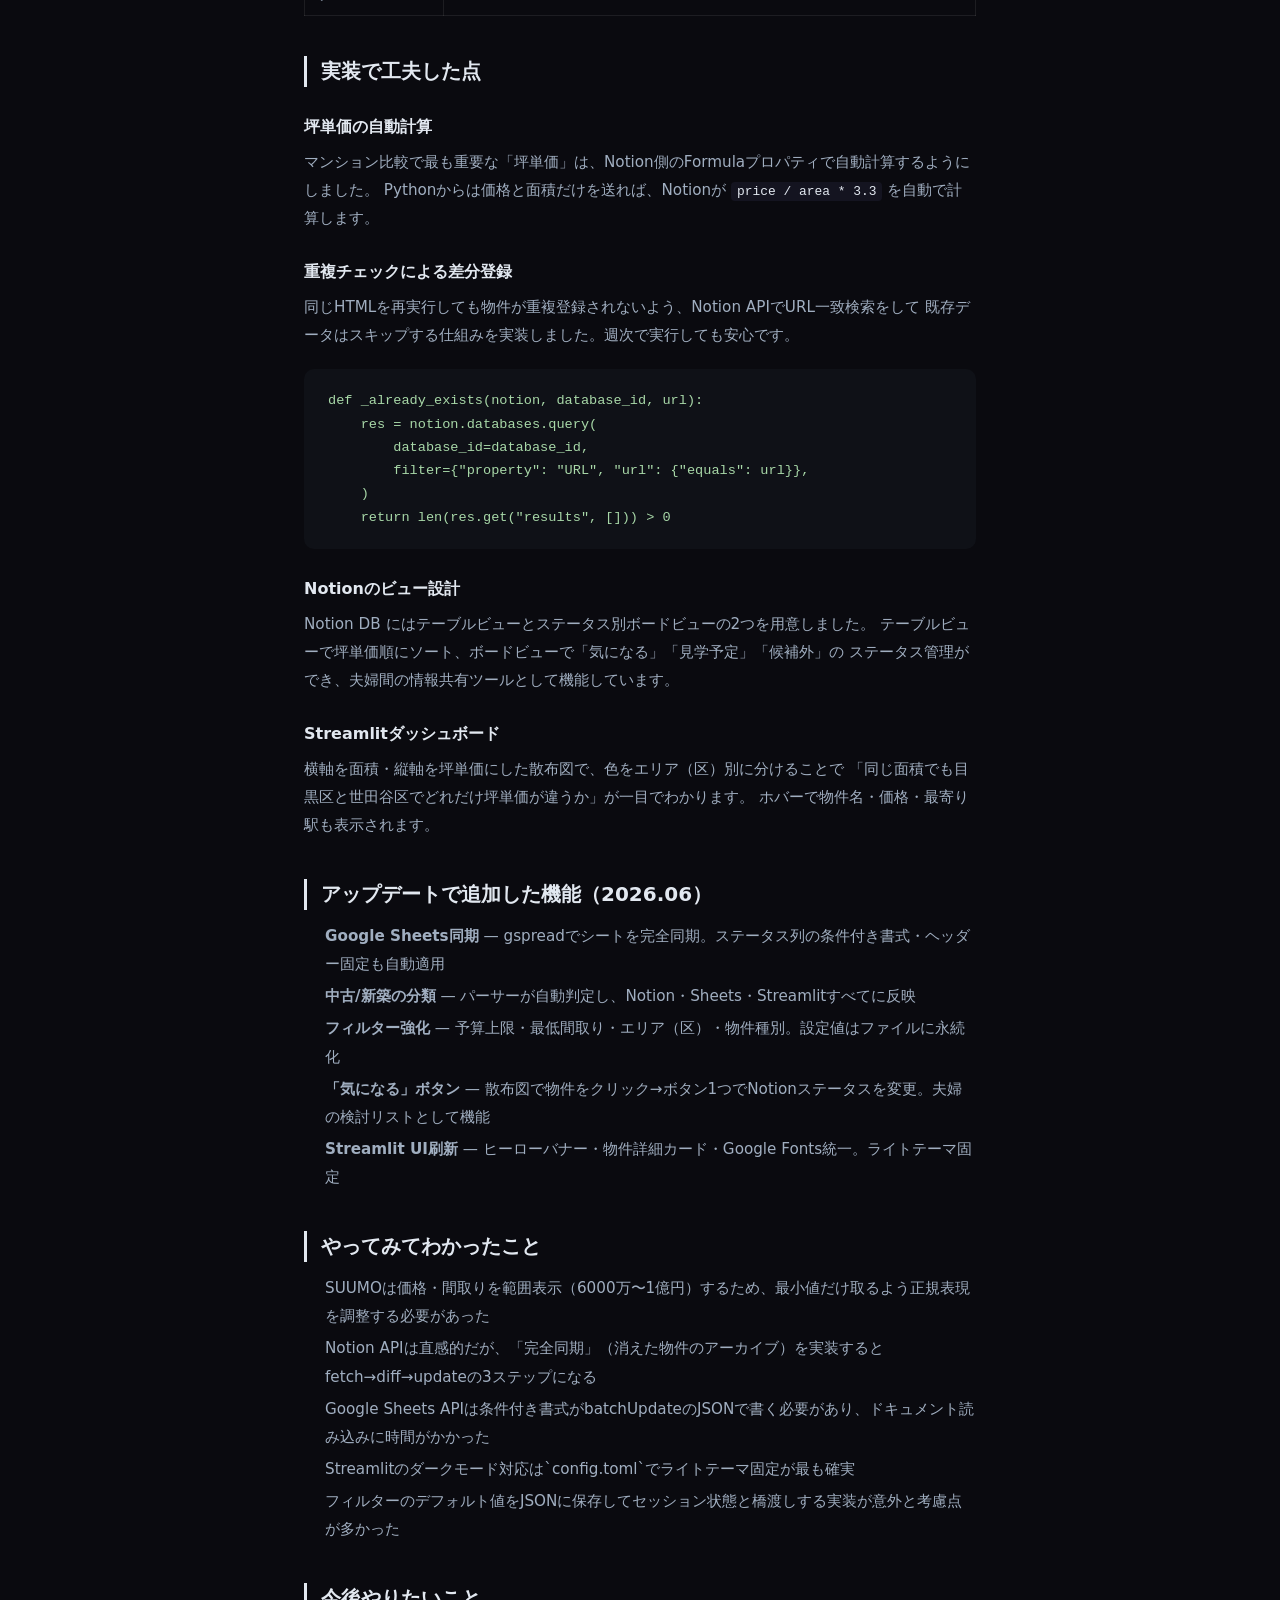
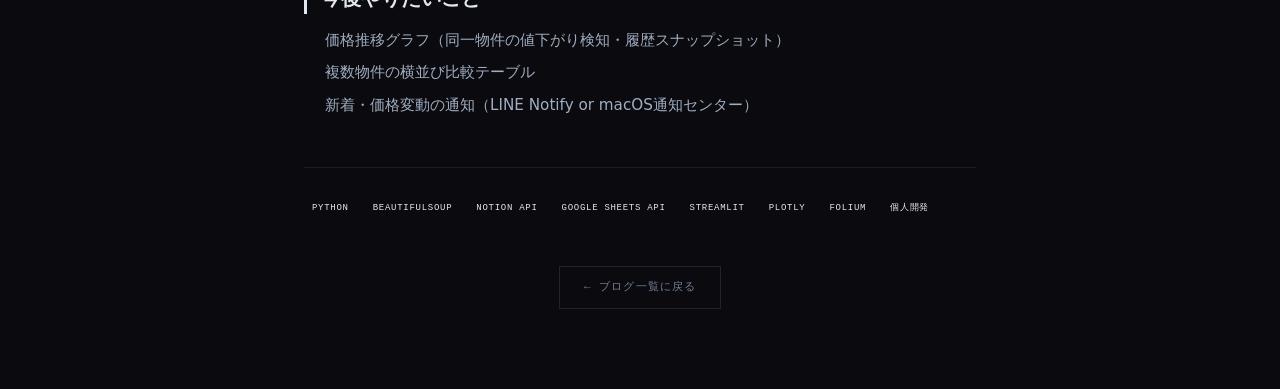
<file: blog/mansion-radar.html>
<!DOCTYPE html>
<html lang="ja">
<head>
  <meta charset="UTF-8">
  <meta name="viewport" content="width=device-width, initial-scale=1.0">
  <title>SUUMOとNotionを連携させてマンション購入リサーチを自動化した話 | Portfolio</title>
  <link rel="preconnect" href="https://fonts.googleapis.com">
  <link href="https://fonts.googleapis.com/css2?family=Inter:wght@300;400;500;600;700;800&family=Noto+Sans+JP:wght@300;400;500;700&display=swap" rel="stylesheet">
  <link rel="icon" href="/favicon.svg" type="image/svg+xml" />
  <link rel="stylesheet" href="../style.css">
<style>
  /* ── Blog nav override ── */
  .nav {
    position: fixed; top: 0; left: 0; right: 0;
    height: var(--nav-height);
    background: rgba(28, 24, 16, 0.92);
    backdrop-filter: blur(12px);
    border-bottom: 1px solid var(--color-border);
    z-index: 80;
    display: flex; align-items: center;
  }
  .nav__inner {
    width: 100%; max-width: 1200px; margin: 0 auto;
    padding: 0 28px;
    display: flex; align-items: center; justify-content: space-between;
  }
  .nav__logo {
    font-family: var(--display);
    font-size: 20px; color: var(--ink);
    letter-spacing: 0.02em; text-transform: uppercase;
    text-decoration: none;
  }
  .nav__links { display: flex; gap: 24px; list-style: none; }
  .nav__links a {
    font-family: var(--mono); font-size: 11px;
    color: var(--ink-dim); letter-spacing: 0.1em;
    text-transform: uppercase; text-decoration: none;
    transition: color .2s;
  }
  .nav__links a:hover { color: var(--glow); }
  .tag {
    display: inline-block;
    font-family: var(--mono); font-size: 10px;
    letter-spacing: 0.08em; text-transform: uppercase;
    padding: 3px 10px;
    border: 1px solid var(--glow-soft);
    color: var(--glow);
  }
  .tag--sm { font-size: 9px; padding: 2px 8px; }
  .btn { display: inline-block; padding: 12px 24px; text-decoration: none; }
  .btn--outline {
    font-family: var(--mono); font-size: 11px;
    letter-spacing: 0.1em; text-transform: uppercase;
    border: 1px solid var(--line-2); color: var(--ink-mid);
    transition: border-color .25s, color .25s;
  }
  .btn--outline:hover { border-color: var(--glow); color: var(--glow); }
  .pipeline {
    display: flex; align-items: center; gap: 8px;
    flex-wrap: wrap;
    background: var(--color-surface);
    border-radius: 10px;
    padding: 16px 20px; margin: 20px 0;
    font-size: 0.85rem; color: var(--color-text-mid);
  }
  .pipeline__step {
    background: var(--color-bg);
    border: 1px solid var(--color-border);
    border-radius: 6px;
    padding: 6px 12px;
    font-weight: 500; color: var(--color-text);
    white-space: nowrap;
  }
  .pipeline__arrow { color: var(--color-text-muted); }
</style>
  <style>
    .article-wrap {
      max-width: 720px;
      margin: 0 auto;
      padding: calc(var(--nav-height) + 48px) 24px 80px;
    }
    .article-back {
      display: inline-flex;
      align-items: center;
      gap: 6px;
      font-size: 0.82rem;
      color: var(--color-text-muted);
      text-decoration: none;
      margin-bottom: 40px;
      transition: color var(--transition);
    }
    .article-back:hover { color: var(--color-text); }
    .article-meta {
      display: flex;
      align-items: center;
      gap: 12px;
      margin-bottom: 16px;
    }
    .article-date { font-size: 0.82rem; color: var(--color-text-muted); }
    .article-tag {
      font-size: 0.75rem;
      font-weight: 600;
      padding: 2px 10px;
      border-radius: 20px;
      background: var(--color-surface2);
      color: var(--color-text-mid);
    }
    .article-title {
      font-size: clamp(1.6rem, 4vw, 2.2rem);
      font-weight: 800;
      line-height: 1.3;
      margin-bottom: 12px;
    }
    .article-lead {
      font-size: 1.05rem;
      color: var(--color-text-mid);
      line-height: 1.75;
      margin-bottom: 40px;
      padding-bottom: 40px;
      border-bottom: 1px solid var(--color-border);
    }
    .article-hero {
      border-radius: 12px;
      overflow: hidden;
      margin-bottom: 40px;
      background: linear-gradient(160deg, #0a0f1e 0%, #0d1a2e 60%, #101f35 100%);
      height: 280px;
      position: relative;
    }
    .article-body h2 {
      font-size: 1.25rem;
      font-weight: 700;
      margin: 40px 0 12px;
      padding-left: 14px;
      border-left: 3px solid var(--color-text);
    }
    .article-body h3 {
      font-size: 1rem;
      font-weight: 700;
      margin: 28px 0 8px;
    }
    .article-body p {
      font-size: 0.95rem;
      line-height: 1.85;
      color: var(--color-text-mid);
      margin-bottom: 16px;
    }
    .article-body ul, .article-body ol {
      padding-left: 1.4em;
      margin-bottom: 16px;
    }
    .article-body li {
      font-size: 0.95rem;
      line-height: 1.85;
      color: var(--color-text-mid);
      margin-bottom: 4px;
    }
    .article-body code {
      font-family: 'SF Mono', 'Fira Code', monospace;
      font-size: 0.85em;
      background: var(--color-surface2);
      padding: 2px 6px;
      border-radius: 4px;
      color: var(--color-text);
    }
    .article-body pre {
      background: #0f1117;
      border-radius: 10px;
      padding: 20px 24px;
      overflow-x: auto;
      margin: 20px 0;
    }
    .article-body pre code {
      background: none;
      padding: 0;
      font-size: 0.85rem;
      color: #a8d8a8;
      line-height: 1.7;
    }
    .article-body table {
      width: 100%;
      border-collapse: collapse;
      font-size: 0.88rem;
      margin: 20px 0;
    }
    .article-body th {
      background: var(--color-surface);
      padding: 10px 14px;
      text-align: left;
      font-weight: 600;
      border: 1px solid var(--color-border);
    }
    .article-body td {
      padding: 10px 14px;
      border: 1px solid var(--color-border);
      color: var(--color-text-mid);
      line-height: 1.6;
    }
    .article-tags {
      display: flex;
      flex-wrap: wrap;
      gap: 8px;
      margin-top: 48px;
      padding-top: 32px;
      border-top: 1px solid var(--color-border);
    }
    .article-footer {
      margin-top: 48px;
      text-align: center;
    }
    .pipeline {
      display: flex;
      align-items: center;
      gap: 8px;
      flex-wrap: wrap;
      background: var(--color-surface);
      border-radius: 10px;
      padding: 16px 20px;
      margin: 20px 0;
      font-size: 0.85rem;
    }
    .pipeline__step {
      background: var(--color-bg);
      border: 1px solid var(--color-border);
      border-radius: 6px;
      padding: 6px 12px;
      font-weight: 500;
      white-space: nowrap;
    }
    .pipeline__arrow { color: var(--color-text-muted); }
  </style>
</head>
<body>
<canvas class="blog-canvas-left"  id="blog-canvas-left"  aria-hidden="true"></canvas>
<canvas class="blog-canvas-right" id="blog-canvas-right" aria-hidden="true"></canvas>
<!-- CURSOR -->
<div class="cur" id="cursor" aria-hidden="true"></div>


  <nav class="nav">
    <div class="nav__inner">
      <a href="../index.html" class="nav__logo">Portfolio</a>
      <ul class="nav__links">
        <li><a href="../index.html#about">About</a></li>
        <li><a href="../index.html#works">Works</a></li>
        <li><a href="../index.html#blog">Blog</a></li>
        <li><a href="../index.html#contact">Contact</a></li>
      </ul>
    </div>
  </nav>

  <div class="article-wrap">

    <a href="../index.html#blog" class="article-back">← ブログ一覧に戻る</a>

    <div class="article-meta">
      <span class="article-date">2026.06.01</span>
      <span class="article-tag">Python</span>
      <span class="article-tag">Notion API</span>
      <span class="article-tag">Google Sheets</span>
      <span class="article-tag">個人開発</span>
    </div>

    <h1 class="article-title">マンション購入リサーチをフル自動化した——SUUMO × Notion × Google Sheets × Streamlit</h1>
    <p class="article-lead">
      「SUUMOを1件ずつスクロールするのが辛い」という課題から始まり、
      HTMLパース→JSON→Notion・Google Sheets自動同期→Streamlitダッシュボードという
      3媒体同時出力のシステムに育てました。中古・新築の分類、間取り・予算フィルター、
      「気になる」ボタンによる夫婦共有まで実装しています。
    </p>

    <div class="article-hero">
      <svg viewBox="0 0 720 280" preserveAspectRatio="xMidYMid slice"
           style="position:absolute;inset:0;width:100%;height:100%"
           xmlns="http://www.w3.org/2000/svg">
        <defs>
          <linearGradient id="scatterGrad" x1="0" y1="0" x2="0" y2="1">
            <stop offset="0%" stop-color="#6366f1" stop-opacity="0.2"/>
            <stop offset="100%" stop-color="#6366f1" stop-opacity="0"/>
          </linearGradient>
        </defs>
        <!-- グリッド -->
        <line x1="60" y1="20"  x2="60"  y2="200" stroke="rgba(255,255,255,0.07)" stroke-width="1"/>
        <line x1="60" y1="200" x2="700" y2="200" stroke="rgba(255,255,255,0.07)" stroke-width="1"/>
        <line x1="60" y1="80"  x2="700" y2="80"  stroke="rgba(255,255,255,0.04)" stroke-width="1" stroke-dasharray="4,4"/>
        <line x1="60" y1="140" x2="700" y2="140" stroke="rgba(255,255,255,0.04)" stroke-width="1" stroke-dasharray="4,4"/>
        <line x1="240" y1="20" x2="240" y2="200" stroke="rgba(255,255,255,0.04)" stroke-width="1" stroke-dasharray="4,4"/>
        <line x1="420" y1="20" x2="420" y2="200" stroke="rgba(255,255,255,0.04)" stroke-width="1" stroke-dasharray="4,4"/>
        <line x1="600" y1="20" x2="600" y2="200" stroke="rgba(255,255,255,0.04)" stroke-width="1" stroke-dasharray="4,4"/>
        <!-- 軸ラベル -->
        <text x="370" y="220" fill="rgba(255,255,255,0.3)" font-size="9" font-family="monospace" text-anchor="middle">面積（㎡）</text>
        <text x="30" y="115" fill="rgba(255,255,255,0.3)" font-size="9" font-family="monospace" text-anchor="middle" transform="rotate(-90,30,115)">坪単価（万円）</text>
        <!-- 散布図ドット（色 = エリア） -->
        <!-- 目黒区（紫） -->
        <circle cx="180" cy="72" r="7" fill="#a78bfa" opacity="0.85"/>
        <circle cx="260" cy="85" r="8" fill="#a78bfa" opacity="0.8"/>
        <circle cx="320" cy="95" r="6" fill="#a78bfa" opacity="0.75"/>
        <!-- 世田谷区（青） -->
        <circle cx="380" cy="110" r="9" fill="#60a5fa" opacity="0.85"/>
        <circle cx="460" cy="118" r="7" fill="#60a5fa" opacity="0.8"/>
        <circle cx="530" cy="125" r="8" fill="#60a5fa" opacity="0.75"/>
        <circle cx="440" cy="100" r="6" fill="#60a5fa" opacity="0.7"/>
        <!-- 品川区（緑） -->
        <circle cx="280" cy="130" r="8" fill="#4ade80" opacity="0.8"/>
        <circle cx="350" cy="142" r="7" fill="#4ade80" opacity="0.75"/>
        <circle cx="500" cy="150" r="9" fill="#4ade80" opacity="0.8"/>
        <!-- ハイライト（選択中） -->
        <circle cx="380" cy="110" r="12" fill="none" stroke="#fbbf24" stroke-width="2" opacity="0.9"/>
        <!-- ツールチップ -->
        <rect x="390" y="78" width="140" height="52" rx="6" fill="rgba(0,0,0,0.75)" stroke="rgba(255,255,255,0.1)" stroke-width="1"/>
        <text x="398" y="93" fill="rgba(255,255,255,0.9)" font-size="8.5" font-family="sans-serif" font-weight="bold">目黒区 中目黒</text>
        <text x="398" y="107" fill="rgba(255,255,255,0.55)" font-size="8" font-family="monospace">坪単価: 420万円</text>
        <text x="398" y="119" fill="rgba(255,255,255,0.55)" font-size="8" font-family="monospace">68㎡ / 7,800万円</text>
        <!-- 凡例 -->
        <circle cx="78" cy="230" r="5" fill="#a78bfa"/>
        <text x="88" y="234" fill="rgba(255,255,255,0.5)" font-size="8.5" font-family="sans-serif">目黒区</text>
        <circle cx="138" cy="230" r="5" fill="#60a5fa"/>
        <text x="148" y="234" fill="rgba(255,255,255,0.5)" font-size="8.5" font-family="sans-serif">世田谷区</text>
        <circle cx="204" cy="230" r="5" fill="#4ade80"/>
        <text x="214" y="234" fill="rgba(255,255,255,0.5)" font-size="8.5" font-family="sans-serif">品川区</text>
        <!-- Notionバッジ -->
        <rect x="580" y="218" width="120" height="22" rx="4" fill="rgba(255,255,255,0.06)" stroke="rgba(255,255,255,0.08)" stroke-width="1"/>
        <text x="640" y="233" fill="rgba(255,255,255,0.4)" font-size="9" font-family="monospace" text-anchor="middle">Notion DB 連携</text>
      </svg>
    </div>

    <div class="article-body">

      <h2>なぜ作ったのか</h2>
      <p>
        妻と都内マンションの購入を検討しており、候補エリアの相場を把握したいと思っていました。
        ただ、SUUMOを1件ずつスクロールして比べるのは非常に非効率で、「坪単価」のような比較軸も手計算になります。
        「一覧で俯瞰したい」「夫婦で同じ画面を見ながら話し合いたい」という課題を解決するために作りました。
      </p>

      <h2>システム構成</h2>
      <p>週1回だけSUUMOのHTMLを手動保存する以外は、データ加工・Notion登録・ダッシュボード表示がすべて自動で行われます。</p>

      <div class="pipeline">
        <span class="pipeline__step">SUUMO HTML保存</span>
        <span class="pipeline__arrow">→</span>
        <span class="pipeline__step">BeautifulSoupパース</span>
        <span class="pipeline__arrow">→</span>
        <span class="pipeline__step">ローカルJSON</span>
        <span class="pipeline__arrow">→</span>
        <span class="pipeline__step">Notion DB</span>
        <span class="pipeline__arrow">＋</span>
        <span class="pipeline__step">Google Sheets</span>
        <span class="pipeline__arrow">→</span>
        <span class="pipeline__step">Streamlit</span>
      </div>

      <table>
        <tr><th>役割</th><th>技術</th></tr>
        <tr><td>HTMLパース</td><td>BeautifulSoup4（中古・新築の両フォーマット対応。価格範囲は最小値を取得）</td></tr>
        <tr><td>Notion同期</td><td>notion-client（完全同期：消えた物件を自動アーカイブ）</td></tr>
        <tr><td>Sheets同期</td><td>gspread（条件付き書式・ステータス色分け・ヘッダー固定）</td></tr>
        <tr><td>ダッシュボード</td><td>Streamlit + Plotly + Folium（散布図・地図・Notion管理タブ）</td></tr>
        <tr><td>ジオコーディング</td><td>geopy Nominatim + ローカルキャッシュ（住所→座標変換）</td></tr>
      </table>

      <h2>実装で工夫した点</h2>

      <h3>坪単価の自動計算</h3>
      <p>
        マンション比較で最も重要な「坪単価」は、Notion側のFormulaプロパティで自動計算するようにしました。
        Pythonからは価格と面積だけを送れば、Notionが <code>price / area * 3.3</code> を自動で計算します。
      </p>

      <h3>重複チェックによる差分登録</h3>
      <p>
        同じHTMLを再実行しても物件が重複登録されないよう、Notion APIでURL一致検索をして
        既存データはスキップする仕組みを実装しました。週次で実行しても安心です。
      </p>
      <pre><code>def _already_exists(notion, database_id, url):
    res = notion.databases.query(
        database_id=database_id,
        filter={"property": "URL", "url": {"equals": url}},
    )
    return len(res.get("results", [])) > 0</code></pre>

      <h3>Notionのビュー設計</h3>
      <p>
        Notion DB にはテーブルビューとステータス別ボードビューの2つを用意しました。
        テーブルビューで坪単価順にソート、ボードビューで「気になる」「見学予定」「候補外」の
        ステータス管理ができ、夫婦間の情報共有ツールとして機能しています。
      </p>

      <h3>Streamlitダッシュボード</h3>
      <p>
        横軸を面積・縦軸を坪単価にした散布図で、色をエリア（区）別に分けることで
        「同じ面積でも目黒区と世田谷区でどれだけ坪単価が違うか」が一目でわかります。
        ホバーで物件名・価格・最寄り駅も表示されます。
      </p>

      <h2>アップデートで追加した機能（2026.06）</h2>
      <ul>
        <li><strong>Google Sheets同期</strong> — gspreadでシートを完全同期。ステータス列の条件付き書式・ヘッダー固定も自動適用</li>
        <li><strong>中古/新築の分類</strong> — パーサーが自動判定し、Notion・Sheets・Streamlitすべてに反映</li>
        <li><strong>フィルター強化</strong> — 予算上限・最低間取り・エリア（区）・物件種別。設定値はファイルに永続化</li>
        <li><strong>「気になる」ボタン</strong> — 散布図で物件をクリック→ボタン1つでNotionステータスを変更。夫婦の検討リストとして機能</li>
        <li><strong>Streamlit UI刷新</strong> — ヒーローバナー・物件詳細カード・Google Fonts統一。ライトテーマ固定</li>
      </ul>

      <h2>やってみてわかったこと</h2>
      <ul>
        <li>SUUMOは価格・間取りを範囲表示（6000万〜1億円）するため、最小値だけ取るよう正規表現を調整する必要があった</li>
        <li>Notion APIは直感的だが、「完全同期」（消えた物件のアーカイブ）を実装するとfetch→diff→updateの3ステップになる</li>
        <li>Google Sheets APIは条件付き書式がbatchUpdateのJSONで書く必要があり、ドキュメント読み込みに時間がかかった</li>
        <li>Streamlitのダークモード対応は`config.toml`でライトテーマ固定が最も確実</li>
        <li>フィルターのデフォルト値をJSONに保存してセッション状態と橋渡しする実装が意外と考慮点が多かった</li>
      </ul>

      <h2>今後やりたいこと</h2>
      <ul>
        <li>価格推移グラフ（同一物件の値下がり検知・履歴スナップショット）</li>
        <li>複数物件の横並び比較テーブル</li>
        <li>新着・価格変動の通知（LINE Notify or macOS通知センター）</li>
      </ul>

    </div>

    <div class="article-tags">
      <span class="tag tag--sm">Python</span>
      <span class="tag tag--sm">BeautifulSoup</span>
      <span class="tag tag--sm">Notion API</span>
      <span class="tag tag--sm">Google Sheets API</span>
      <span class="tag tag--sm">Streamlit</span>
      <span class="tag tag--sm">Plotly</span>
      <span class="tag tag--sm">Folium</span>
      <span class="tag tag--sm">個人開発</span>
    </div>

    <div class="article-footer">
      <a href="../index.html#blog" class="btn btn--outline">← ブログ一覧に戻る</a>
    </div>

  </div>


<script>
(function cursor(){
  const cur = document.getElementById('cursor');
  if (!cur) return;
  let cx = innerWidth / 2, cy = innerHeight / 2;
  let mx = cx, my = cy;
  addEventListener('mousemove', e => { mx = e.clientX; my = e.clientY; });
  addEventListener('mousedown', () => cur.classList.add('is-press'));
  addEventListener('mouseup',   () => cur.classList.remove('is-press'));
  (function loop(){
    cx += (mx - cx) * 0.28;
    cy += (my - cy) * 0.28;
    cur.style.transform = `translate(${cx}px, ${cy}px) translate(-50%,-50%)`;
    requestAnimationFrame(loop);
  })();
  document.querySelectorAll('a, button').forEach(el => {
    el.addEventListener('mouseenter', () => cur.classList.add('is-hover'));
    el.addEventListener('mouseleave', () => cur.classList.remove('is-hover'));
  });
})();
</script>
<script src="../blog-side-canvas.js" defer></script>
</body>
</html>
</file>
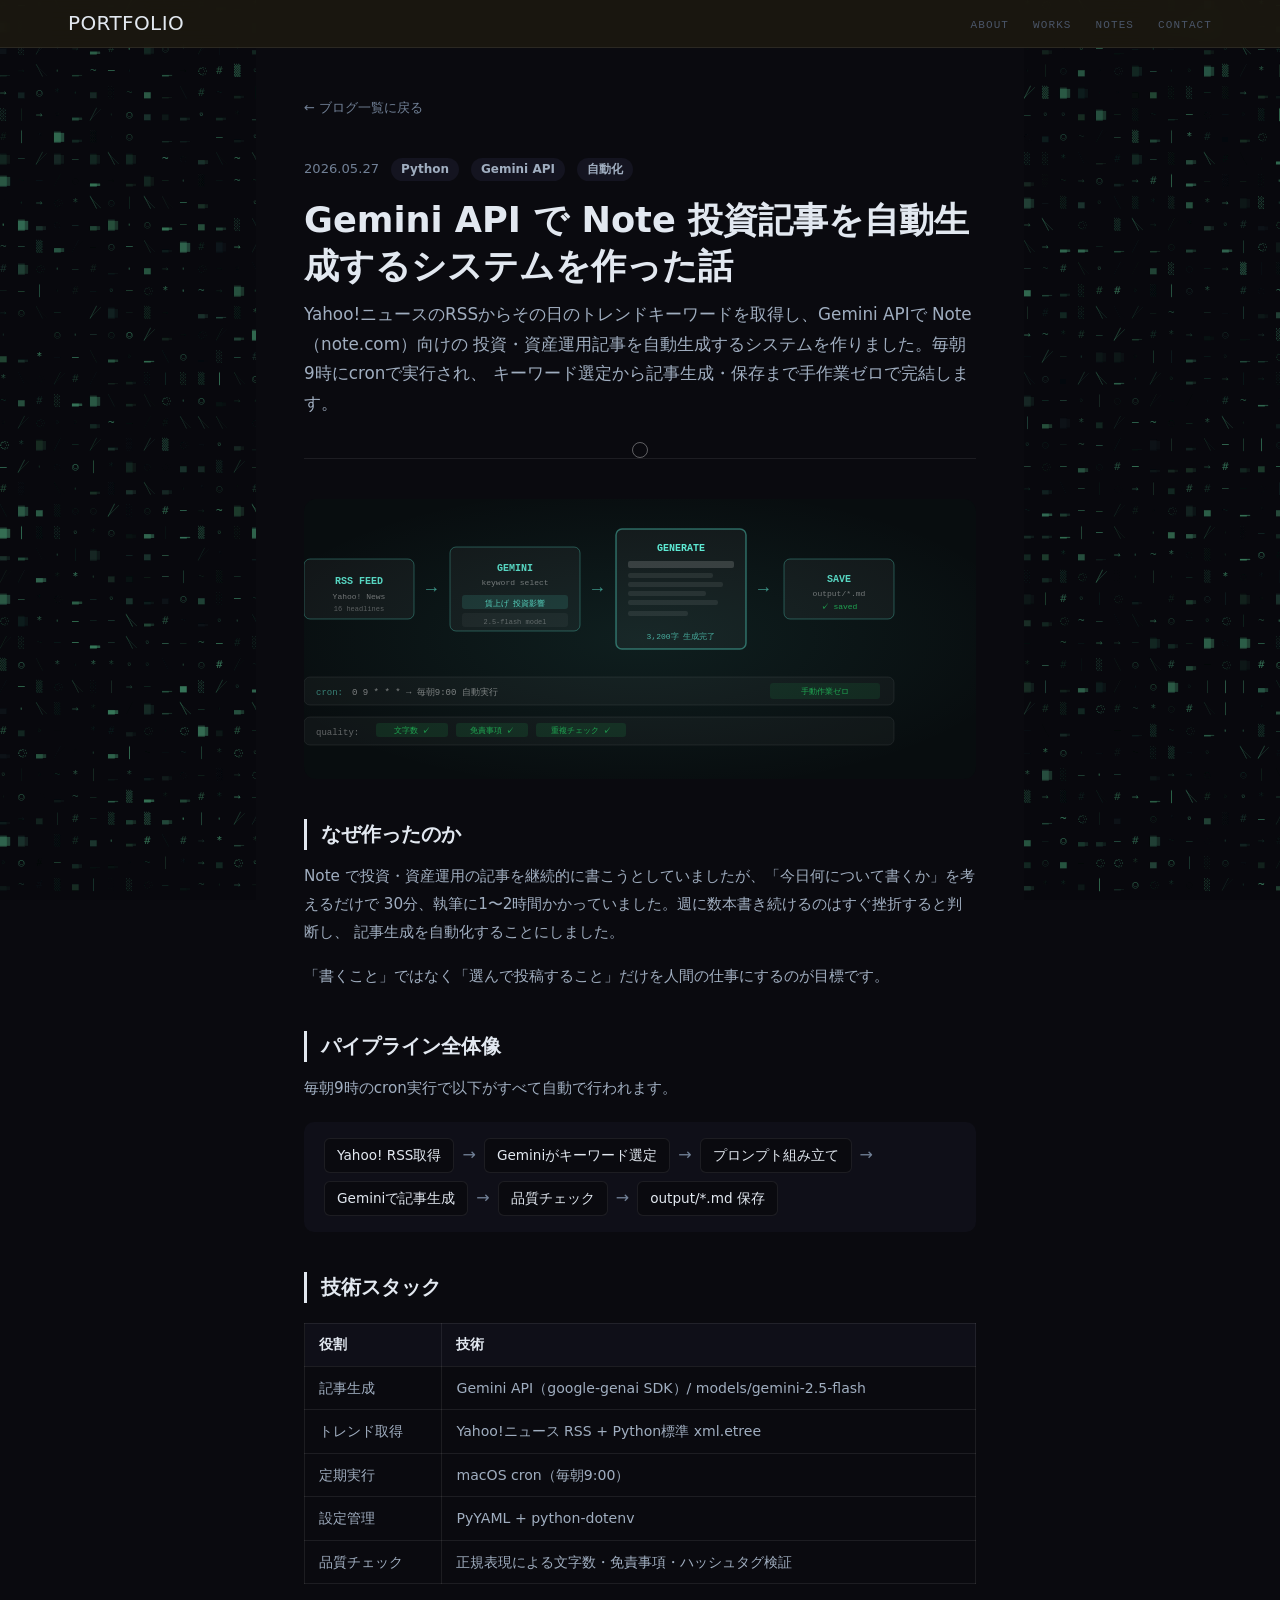
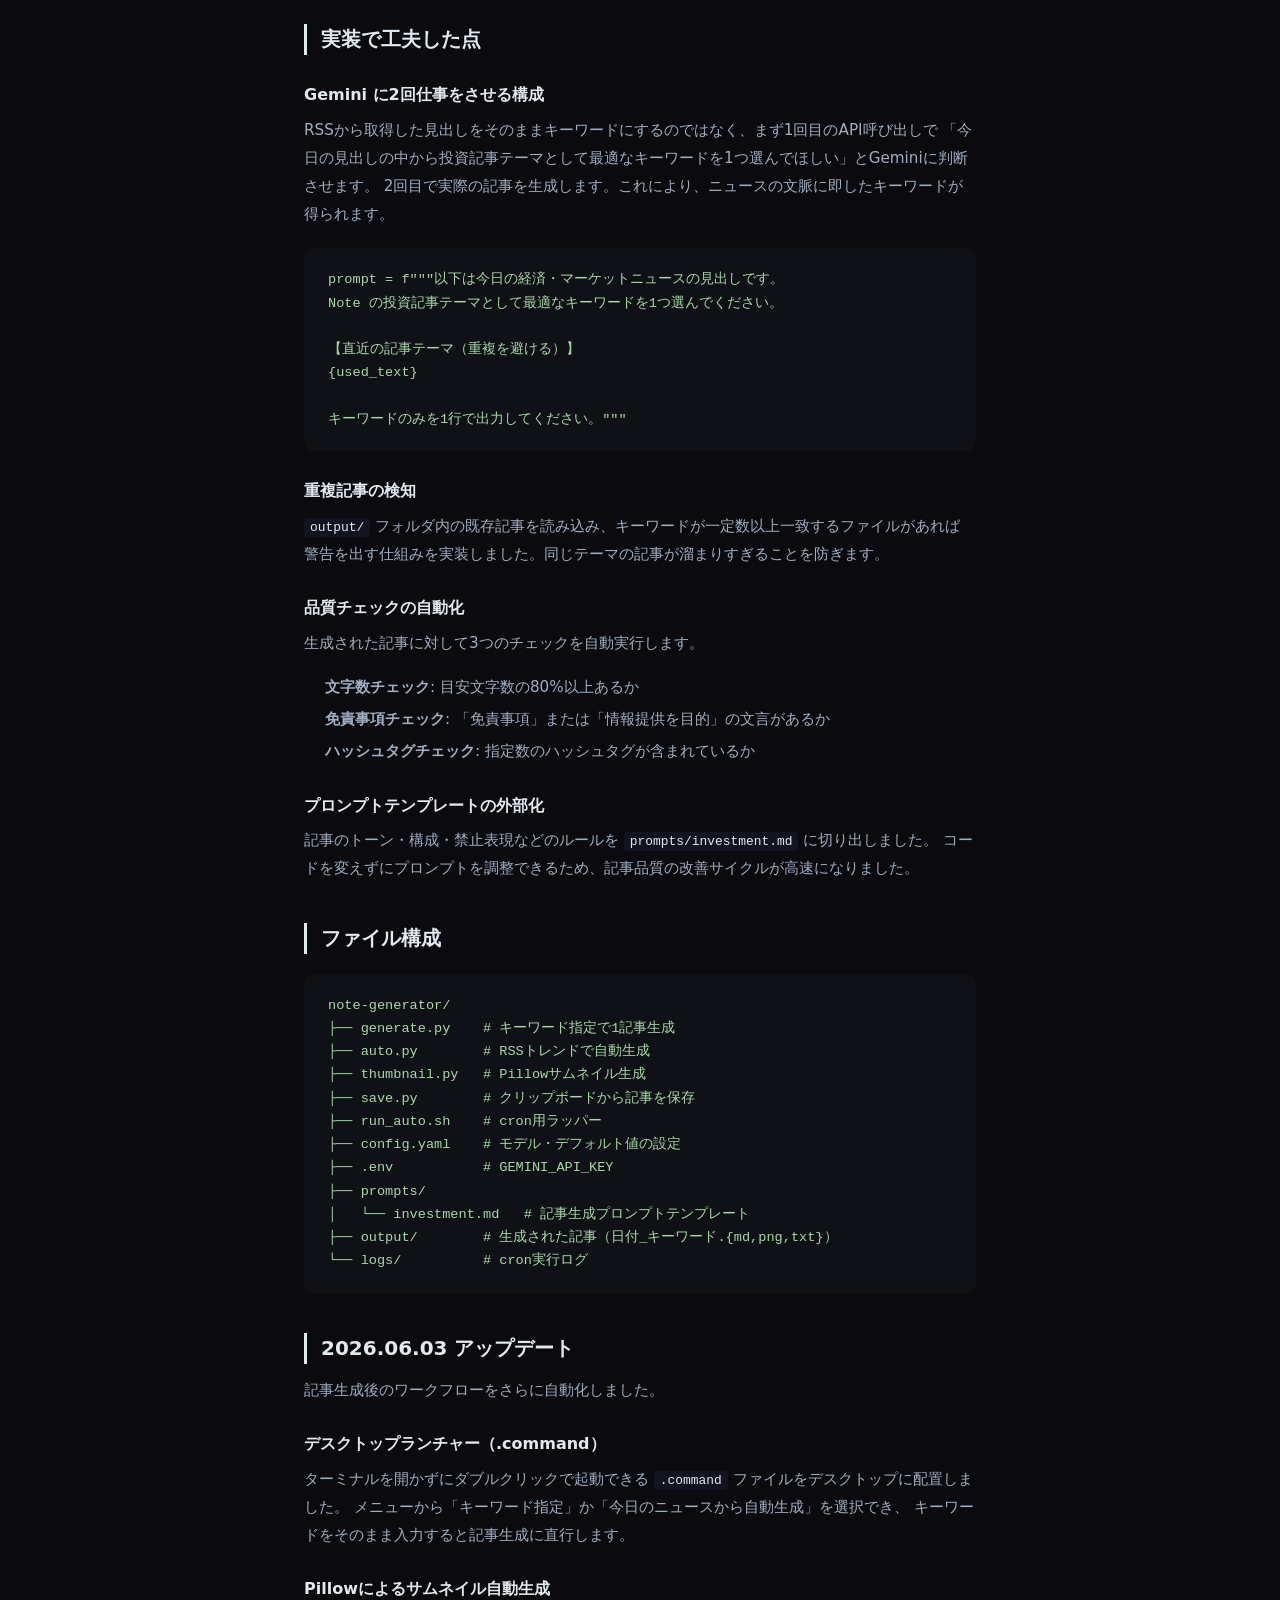
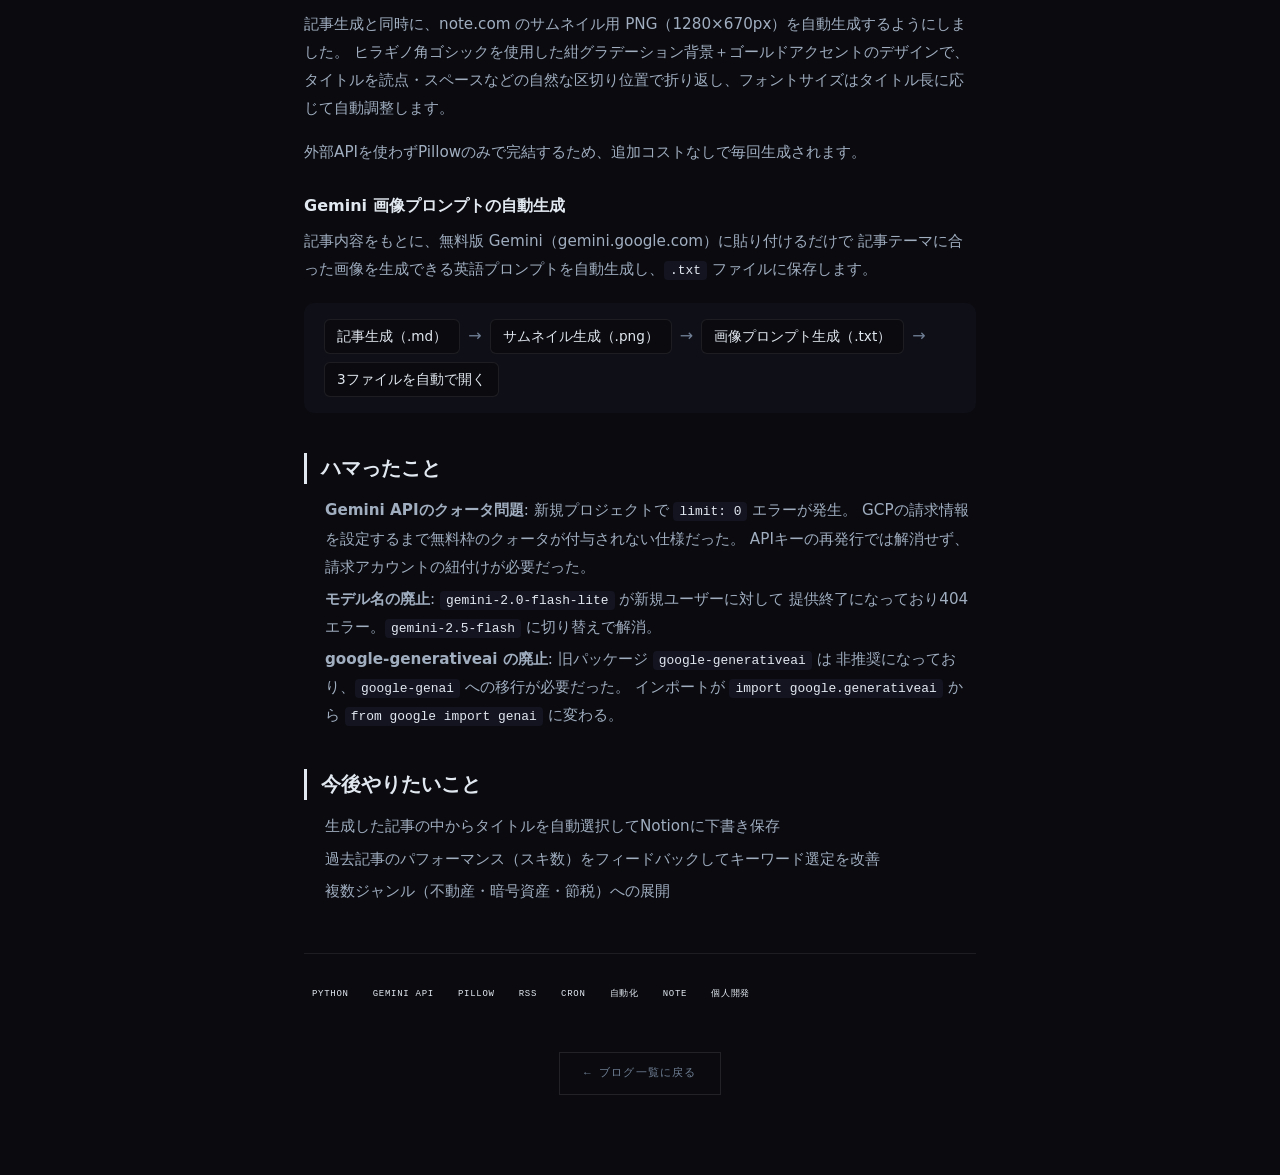
<file: blog/note-generator.html>
<!DOCTYPE html>
<html lang="ja">
<head>
  <meta charset="UTF-8">
  <meta name="viewport" content="width=device-width, initial-scale=1.0">
  <title>Gemini API で Note 投資記事を自動生成するシステムを作った話 | Portfolio</title>
  <link rel="preconnect" href="https://fonts.googleapis.com">
  <link href="https://fonts.googleapis.com/css2?family=Inter:wght@300;400;500;600;700;800&family=Noto+Sans+JP:wght@300;400;500;700&display=swap" rel="stylesheet">
  <link rel="icon" href="/favicon.svg" type="image/svg+xml" />
  <link rel="stylesheet" href="../style.css">
  <style>
    .nav {
      position: fixed; top: 0; left: 0; right: 0;
      height: var(--nav-height);
      background: rgba(28, 24, 16, 0.92);
      backdrop-filter: blur(12px);
      border-bottom: 1px solid var(--color-border);
      z-index: 80;
      display: flex; align-items: center;
    }
    .nav__inner {
      width: 100%; max-width: 1200px; margin: 0 auto;
      padding: 0 28px;
      display: flex; align-items: center; justify-content: space-between;
    }
    .nav__logo {
      font-family: var(--display);
      font-size: 20px; color: var(--ink);
      letter-spacing: 0.02em; text-transform: uppercase;
      text-decoration: none;
    }
    .nav__links { display: flex; gap: 24px; list-style: none; }
    .nav__links a {
      font-family: var(--mono); font-size: 11px;
      color: var(--ink-dim); letter-spacing: 0.1em;
      text-transform: uppercase; text-decoration: none;
      transition: color .2s;
    }
    .nav__links a:hover { color: var(--glow); }
    .tag {
      display: inline-block;
      font-family: var(--mono); font-size: 10px;
      letter-spacing: 0.08em; text-transform: uppercase;
      padding: 3px 10px;
      border: 1px solid var(--glow-soft);
      color: var(--glow);
    }
    .tag--sm { font-size: 9px; padding: 2px 8px; }
    .btn { display: inline-block; padding: 12px 24px; text-decoration: none; }
    .btn--outline {
      font-family: var(--mono); font-size: 11px;
      letter-spacing: 0.1em; text-transform: uppercase;
      border: 1px solid var(--line-2); color: var(--ink-mid);
      transition: border-color .25s, color .25s;
    }
    .btn--outline:hover { border-color: var(--glow); color: var(--glow); }
    .article-wrap {
      max-width: 720px;
      margin: 0 auto;
      padding: calc(var(--nav-height) + 48px) 24px 80px;
    }
    .article-back {
      display: inline-flex;
      align-items: center;
      gap: 6px;
      font-size: 0.82rem;
      color: var(--color-text-muted);
      text-decoration: none;
      margin-bottom: 40px;
      transition: color var(--transition);
    }
    .article-back:hover { color: var(--color-text); }
    .article-meta {
      display: flex;
      align-items: center;
      gap: 12px;
      margin-bottom: 16px;
    }
    .article-date { font-size: 0.82rem; color: var(--color-text-muted); }
    .article-tag {
      font-size: 0.75rem;
      font-weight: 600;
      padding: 2px 10px;
      border-radius: 20px;
      background: var(--color-surface2);
      color: var(--color-text-mid);
    }
    .article-title {
      font-size: clamp(1.6rem, 4vw, 2.2rem);
      font-weight: 800;
      line-height: 1.3;
      margin-bottom: 12px;
      color: var(--color-text);
    }
    .article-lead {
      font-size: 1.05rem;
      color: var(--color-text-mid);
      line-height: 1.75;
      margin-bottom: 40px;
      padding-bottom: 40px;
      border-bottom: 1px solid var(--color-border);
    }
    .article-hero {
      border-radius: 12px;
      overflow: hidden;
      margin-bottom: 40px;
      background: #080d0f;
      height: 280px;
      position: relative;
    }
    .article-body h2 {
      font-size: 1.25rem;
      font-weight: 700;
      margin: 40px 0 12px;
      padding-left: 14px;
      border-left: 3px solid var(--color-text);
    }
    .article-body h3 {
      font-size: 1rem;
      font-weight: 700;
      margin: 28px 0 8px;
      color: var(--color-text);
    }
    .article-body p {
      font-size: 0.95rem;
      line-height: 1.85;
      color: var(--color-text-mid);
      margin-bottom: 16px;
    }
    .article-body ul, .article-body ol {
      padding-left: 1.4em;
      margin-bottom: 16px;
    }
    .article-body li {
      font-size: 0.95rem;
      line-height: 1.85;
      color: var(--color-text-mid);
      margin-bottom: 4px;
    }
    .article-body code {
      font-family: 'SF Mono', 'Fira Code', monospace;
      font-size: 0.85em;
      background: var(--color-surface2);
      padding: 2px 6px;
      border-radius: 4px;
      color: var(--color-text);
    }
    .article-body pre {
      background: #0f1117;
      border-radius: 10px;
      padding: 20px 24px;
      overflow-x: auto;
      margin: 20px 0;
    }
    .article-body pre code {
      background: none;
      padding: 0;
      font-size: 0.85rem;
      color: #a8d8a8;
      line-height: 1.7;
    }
    .article-body table {
      width: 100%;
      border-collapse: collapse;
      font-size: 0.88rem;
      margin: 20px 0;
    }
    .article-body th {
      background: var(--color-surface);
      padding: 10px 14px;
      text-align: left;
      font-weight: 600;
      border: 1px solid var(--color-border);
    }
    .article-body td {
      padding: 10px 14px;
      border: 1px solid var(--color-border);
      color: var(--color-text-mid);
      line-height: 1.6;
    }
    .article-tags {
      display: flex;
      flex-wrap: wrap;
      gap: 8px;
      margin-top: 48px;
      padding-top: 32px;
      border-top: 1px solid var(--color-border);
    }
    .article-footer {
      margin-top: 48px;
      text-align: center;
    }
    .pipeline {
      display: flex;
      align-items: center;
      gap: 8px;
      flex-wrap: wrap;
      background: var(--color-surface);
      border-radius: 10px;
      padding: 16px 20px;
      margin: 20px 0;
      font-size: 0.85rem;
      color: var(--color-text-mid);
    }
    .pipeline__step {
      background: var(--color-bg);
      border: 1px solid var(--color-border);
      border-radius: 6px;
      padding: 6px 12px;
      font-weight: 500;
      color: var(--color-text);
      white-space: nowrap;
    }
    .pipeline__arrow {
      color: var(--color-text-muted);
      font-size: 1rem;
    }
  </style>
</head>
<body>
<canvas class="blog-canvas-left"  id="blog-canvas-left"  aria-hidden="true"></canvas>
<canvas class="blog-canvas-right" id="blog-canvas-right" aria-hidden="true"></canvas>
<div class="cur" id="cursor" aria-hidden="true"></div>

<nav class="nav">
  <div class="nav__inner">
    <a href="../index.html" class="nav__logo">Portfolio</a>
    <ul class="nav__links">
      <li><a href="../index.html#about">About</a></li>
      <li><a href="../index.html#works">Works</a></li>
      <li><a href="../index.html#notes">Notes</a></li>
      <li><a href="../index.html#contact">Contact</a></li>
    </ul>
  </div>
</nav>

<div class="article-wrap">

  <a href="../index.html#notes" class="article-back">← ブログ一覧に戻る</a>

  <div class="article-meta">
    <span class="article-date">2026.05.27</span>
    <span class="article-tag">Python</span>
    <span class="article-tag">Gemini API</span>
    <span class="article-tag">自動化</span>
  </div>

  <h1 class="article-title">Gemini API で Note 投資記事を自動生成するシステムを作った話</h1>
  <p class="article-lead">
    Yahoo!ニュースのRSSからその日のトレンドキーワードを取得し、Gemini APIで Note（note.com）向けの
    投資・資産運用記事を自動生成するシステムを作りました。毎朝9時にcronで実行され、
    キーワード選定から記事生成・保存まで手作業ゼロで完結します。
  </p>

  <div class="article-hero">
    <svg viewBox="0 0 720 280" preserveAspectRatio="xMidYMid slice"
         style="position:absolute;inset:0;width:100%;height:100%"
         xmlns="http://www.w3.org/2000/svg">
      <!-- 背景グロー -->
      <radialGradient id="tealGlow" cx="50%" cy="50%" r="55%">
        <stop offset="0%" stop-color="#5eead4" stop-opacity="0.08"/>
        <stop offset="100%" stop-color="#5eead4" stop-opacity="0"/>
      </radialGradient>
      <rect width="720" height="280" fill="url(#tealGlow)"/>

      <!-- RSSボックス -->
      <rect x="24" y="60" width="110" height="60" rx="6" fill="rgba(255,255,255,0.04)" stroke="rgba(94,234,212,0.3)" stroke-width="1"/>
      <text x="79" y="85" fill="rgba(94,234,212,0.9)" font-size="10" font-family="monospace" text-anchor="middle" font-weight="bold">RSS FEED</text>
      <text x="79" y="100" fill="rgba(255,255,255,0.4)" font-size="8" font-family="monospace" text-anchor="middle">Yahoo! News</text>
      <text x="79" y="112" fill="rgba(255,255,255,0.3)" font-size="7" font-family="monospace" text-anchor="middle">16 headlines</text>

      <!-- 矢印 -->
      <text x="146" y="95" fill="rgba(94,234,212,0.6)" font-size="18" font-family="monospace">→</text>

      <!-- Geminiキーワード選定ボックス -->
      <rect x="170" y="48" width="130" height="84" rx="6" fill="rgba(255,255,255,0.04)" stroke="rgba(94,234,212,0.3)" stroke-width="1"/>
      <text x="235" y="72" fill="rgba(94,234,212,0.9)" font-size="10" font-family="monospace" text-anchor="middle" font-weight="bold">GEMINI</text>
      <text x="235" y="86" fill="rgba(255,255,255,0.4)" font-size="8" font-family="monospace" text-anchor="middle">keyword select</text>
      <!-- キーワード例 -->
      <rect x="182" y="96" width="106" height="14" rx="3" fill="rgba(94,234,212,0.12)"/>
      <text x="235" y="107" fill="rgba(94,234,212,0.85)" font-size="8" font-family="monospace" text-anchor="middle">賃上げ 投資影響</text>
      <rect x="182" y="114" width="106" height="14" rx="3" fill="rgba(255,255,255,0.04)"/>
      <text x="235" y="125" fill="rgba(255,255,255,0.3)" font-size="7" font-family="monospace" text-anchor="middle">2.5-flash model</text>

      <!-- 矢印 -->
      <text x="312" y="95" fill="rgba(94,234,212,0.6)" font-size="18" font-family="monospace">→</text>

      <!-- 記事生成ボックス -->
      <rect x="336" y="30" width="130" height="120" rx="6" fill="rgba(255,255,255,0.04)" stroke="rgba(94,234,212,0.4)" stroke-width="1.5"/>
      <text x="401" y="52" fill="rgba(94,234,212,1)" font-size="10" font-family="monospace" text-anchor="middle" font-weight="bold">GENERATE</text>
      <!-- 記事プレビュー -->
      <rect x="348" y="62" width="106" height="7" rx="2" fill="rgba(255,255,255,0.15)"/>
      <rect x="348" y="74" width="85" height="5" rx="2" fill="rgba(255,255,255,0.08)"/>
      <rect x="348" y="83" width="95" height="5" rx="2" fill="rgba(255,255,255,0.08)"/>
      <rect x="348" y="92" width="78" height="5" rx="2" fill="rgba(255,255,255,0.08)"/>
      <rect x="348" y="101" width="90" height="5" rx="2" fill="rgba(255,255,255,0.08)"/>
      <rect x="348" y="112" width="60" height="5" rx="2" fill="rgba(255,255,255,0.08)"/>
      <text x="401" y="140" fill="rgba(94,234,212,0.7)" font-size="8" font-family="monospace" text-anchor="middle">3,200字 生成完了</text>

      <!-- 矢印 -->
      <text x="478" y="95" fill="rgba(94,234,212,0.6)" font-size="18" font-family="monospace">→</text>

      <!-- 保存ボックス -->
      <rect x="504" y="60" width="110" height="60" rx="6" fill="rgba(255,255,255,0.04)" stroke="rgba(94,234,212,0.3)" stroke-width="1"/>
      <text x="559" y="83" fill="rgba(94,234,212,0.9)" font-size="10" font-family="monospace" text-anchor="middle" font-weight="bold">SAVE</text>
      <text x="559" y="97" fill="rgba(255,255,255,0.4)" font-size="8" font-family="monospace" text-anchor="middle">output/*.md</text>
      <text x="559" y="110" fill="rgba(34,197,94,0.8)" font-size="8" font-family="monospace" text-anchor="middle">✓ saved</text>

      <!-- cronバー -->
      <rect x="24" y="178" width="590" height="28" rx="6" fill="rgba(255,255,255,0.03)" stroke="rgba(255,255,255,0.07)" stroke-width="1"/>
      <text x="36" y="196" fill="rgba(94,234,212,0.5)" font-size="9" font-family="monospace">cron:</text>
      <text x="72" y="196" fill="rgba(255,255,255,0.45)" font-size="9" font-family="monospace">0 9 * * *  →  毎朝9:00 自動実行</text>
      <rect x="490" y="184" width="110" height="16" rx="3" fill="rgba(34,197,94,0.1)"/>
      <text x="545" y="195" fill="rgba(34,197,94,0.8)" font-size="8" font-family="monospace" text-anchor="middle">手動作業ゼロ</text>

      <!-- 品質チェックバー -->
      <rect x="24" y="218" width="590" height="28" rx="6" fill="rgba(255,255,255,0.03)" stroke="rgba(255,255,255,0.07)" stroke-width="1"/>
      <text x="36" y="236" fill="rgba(255,255,255,0.35)" font-size="9" font-family="monospace">quality:</text>
      <rect x="96" y="224" width="72" height="14" rx="3" fill="rgba(34,197,94,0.12)"/>
      <text x="132" y="234" fill="rgba(34,197,94,0.8)" font-size="8" font-family="monospace" text-anchor="middle">文字数 ✓</text>
      <rect x="176" y="224" width="72" height="14" rx="3" fill="rgba(34,197,94,0.12)"/>
      <text x="212" y="234" fill="rgba(34,197,94,0.8)" font-size="8" font-family="monospace" text-anchor="middle">免責事項 ✓</text>
      <rect x="256" y="224" width="90" height="14" rx="3" fill="rgba(34,197,94,0.12)"/>
      <text x="301" y="234" fill="rgba(34,197,94,0.8)" font-size="8" font-family="monospace" text-anchor="middle">重複チェック ✓</text>
    </svg>
  </div>

  <div class="article-body">

    <h2>なぜ作ったのか</h2>
    <p>
      Note で投資・資産運用の記事を継続的に書こうとしていましたが、「今日何について書くか」を考えるだけで
      30分、執筆に1〜2時間かかっていました。週に数本書き続けるのはすぐ挫折すると判断し、
      記事生成を自動化することにしました。
    </p>
    <p>
      「書くこと」ではなく「選んで投稿すること」だけを人間の仕事にするのが目標です。
    </p>

    <h2>パイプライン全体像</h2>
    <p>毎朝9時のcron実行で以下がすべて自動で行われます。</p>

    <div class="pipeline">
      <span class="pipeline__step">Yahoo! RSS取得</span>
      <span class="pipeline__arrow">→</span>
      <span class="pipeline__step">Geminiがキーワード選定</span>
      <span class="pipeline__arrow">→</span>
      <span class="pipeline__step">プロンプト組み立て</span>
      <span class="pipeline__arrow">→</span>
      <span class="pipeline__step">Geminiで記事生成</span>
      <span class="pipeline__arrow">→</span>
      <span class="pipeline__step">品質チェック</span>
      <span class="pipeline__arrow">→</span>
      <span class="pipeline__step">output/*.md 保存</span>
    </div>

    <h2>技術スタック</h2>
    <table>
      <tr><th>役割</th><th>技術</th></tr>
      <tr><td>記事生成</td><td>Gemini API（google-genai SDK）/ models/gemini-2.5-flash</td></tr>
      <tr><td>トレンド取得</td><td>Yahoo!ニュース RSS + Python標準 xml.etree</td></tr>
      <tr><td>定期実行</td><td>macOS cron（毎朝9:00）</td></tr>
      <tr><td>設定管理</td><td>PyYAML + python-dotenv</td></tr>
      <tr><td>品質チェック</td><td>正規表現による文字数・免責事項・ハッシュタグ検証</td></tr>
    </table>

    <h2>実装で工夫した点</h2>

    <h3>Gemini に2回仕事をさせる構成</h3>
    <p>
      RSSから取得した見出しをそのままキーワードにするのではなく、まず1回目のAPI呼び出しで
      「今日の見出しの中から投資記事テーマとして最適なキーワードを1つ選んでほしい」とGeminiに判断させます。
      2回目で実際の記事を生成します。これにより、ニュースの文脈に即したキーワードが得られます。
    </p>
    <pre><code>prompt = f"""以下は今日の経済・マーケットニュースの見出しです。
Note の投資記事テーマとして最適なキーワードを1つ選んでください。

【直近の記事テーマ（重複を避ける）】
{used_text}

キーワードのみを1行で出力してください。"""</code></pre>

    <h3>重複記事の検知</h3>
    <p>
      <code>output/</code> フォルダ内の既存記事を読み込み、キーワードが一定数以上一致するファイルがあれば
      警告を出す仕組みを実装しました。同じテーマの記事が溜まりすぎることを防ぎます。
    </p>

    <h3>品質チェックの自動化</h3>
    <p>生成された記事に対して3つのチェックを自動実行します。</p>
    <ul>
      <li><strong>文字数チェック</strong>: 目安文字数の80%以上あるか</li>
      <li><strong>免責事項チェック</strong>: 「免責事項」または「情報提供を目的」の文言があるか</li>
      <li><strong>ハッシュタグチェック</strong>: 指定数のハッシュタグが含まれているか</li>
    </ul>

    <h3>プロンプトテンプレートの外部化</h3>
    <p>
      記事のトーン・構成・禁止表現などのルールを <code>prompts/investment.md</code> に切り出しました。
      コードを変えずにプロンプトを調整できるため、記事品質の改善サイクルが高速になりました。
    </p>

    <h2>ファイル構成</h2>
    <pre><code>note-generator/
├── generate.py    # キーワード指定で1記事生成
├── auto.py        # RSSトレンドで自動生成
├── thumbnail.py   # Pillowサムネイル生成
├── save.py        # クリップボードから記事を保存
├── run_auto.sh    # cron用ラッパー
├── config.yaml    # モデル・デフォルト値の設定
├── .env           # GEMINI_API_KEY
├── prompts/
│   └── investment.md   # 記事生成プロンプトテンプレート
├── output/        # 生成された記事（日付_キーワード.{md,png,txt}）
└── logs/          # cron実行ログ</code></pre>

    <h2>2026.06.03 アップデート</h2>
    <p>
      記事生成後のワークフローをさらに自動化しました。
    </p>

    <h3>デスクトップランチャー（.command）</h3>
    <p>
      ターミナルを開かずにダブルクリックで起動できる <code>.command</code> ファイルをデスクトップに配置しました。
      メニューから「キーワード指定」か「今日のニュースから自動生成」を選択でき、
      キーワードをそのまま入力すると記事生成に直行します。
    </p>

    <h3>Pillowによるサムネイル自動生成</h3>
    <p>
      記事生成と同時に、note.com のサムネイル用 PNG（1280×670px）を自動生成するようにしました。
      ヒラギノ角ゴシックを使用した紺グラデーション背景＋ゴールドアクセントのデザインで、
      タイトルを読点・スペースなどの自然な区切り位置で折り返し、フォントサイズはタイトル長に応じて自動調整します。
    </p>
    <p>
      外部APIを使わずPillowのみで完結するため、追加コストなしで毎回生成されます。
    </p>

    <h3>Gemini 画像プロンプトの自動生成</h3>
    <p>
      記事内容をもとに、無料版 Gemini（gemini.google.com）に貼り付けるだけで
      記事テーマに合った画像を生成できる英語プロンプトを自動生成し、<code>.txt</code> ファイルに保存します。
    </p>

    <div class="pipeline">
      <span class="pipeline__step">記事生成（.md）</span>
      <span class="pipeline__arrow">→</span>
      <span class="pipeline__step">サムネイル生成（.png）</span>
      <span class="pipeline__arrow">→</span>
      <span class="pipeline__step">画像プロンプト生成（.txt）</span>
      <span class="pipeline__arrow">→</span>
      <span class="pipeline__step">3ファイルを自動で開く</span>
    </div>

    <h2>ハマったこと</h2>
    <ul>
      <li>
        <strong>Gemini APIのクォータ問題</strong>: 新規プロジェクトで <code>limit: 0</code> エラーが発生。
        GCPの請求情報を設定するまで無料枠のクォータが付与されない仕様だった。
        APIキーの再発行では解消せず、請求アカウントの紐付けが必要だった。
      </li>
      <li>
        <strong>モデル名の廃止</strong>: <code>gemini-2.0-flash-lite</code> が新規ユーザーに対して
        提供終了になっており404エラー。<code>gemini-2.5-flash</code> に切り替えで解消。
      </li>
      <li>
        <strong>google-generativeai の廃止</strong>: 旧パッケージ <code>google-generativeai</code> は
        非推奨になっており、<code>google-genai</code> への移行が必要だった。
        インポートが <code>import google.generativeai</code> から <code>from google import genai</code> に変わる。
      </li>
    </ul>

    <h2>今後やりたいこと</h2>
    <ul>
      <li>生成した記事の中からタイトルを自動選択してNotionに下書き保存</li>
      <li>過去記事のパフォーマンス（スキ数）をフィードバックしてキーワード選定を改善</li>
      <li>複数ジャンル（不動産・暗号資産・節税）への展開</li>
    </ul>

  </div>

  <div class="article-tags">
    <span class="tag tag--sm">Python</span>
    <span class="tag tag--sm">Gemini API</span>
    <span class="tag tag--sm">Pillow</span>
    <span class="tag tag--sm">RSS</span>
    <span class="tag tag--sm">cron</span>
    <span class="tag tag--sm">自動化</span>
    <span class="tag tag--sm">Note</span>
    <span class="tag tag--sm">個人開発</span>
  </div>

  <div class="article-footer">
    <a href="../index.html#notes" class="btn btn--outline">← ブログ一覧に戻る</a>
  </div>

</div>

<script>
(function cursor(){
  const cur = document.getElementById('cursor');
  if (!cur) return;
  let cx = innerWidth / 2, cy = innerHeight / 2;
  let mx = cx, my = cy;
  addEventListener('mousemove', e => { mx = e.clientX; my = e.clientY; });
  addEventListener('mousedown', () => cur.classList.add('is-press'));
  addEventListener('mouseup',   () => cur.classList.remove('is-press'));
  (function loop(){
    cx += (mx - cx) * 0.28;
    cy += (my - cy) * 0.28;
    cur.style.transform = `translate(${cx}px, ${cy}px) translate(-50%,-50%)`;
    requestAnimationFrame(loop);
  })();
  document.querySelectorAll('a, button').forEach(el => {
    el.addEventListener('mouseenter', () => cur.classList.add('is-hover'));
    el.addEventListener('mouseleave', () => cur.classList.remove('is-hover'));
  });
})();
</script>
<script src="../blog-side-canvas.js" defer></script>
</body>
</html>
</file>
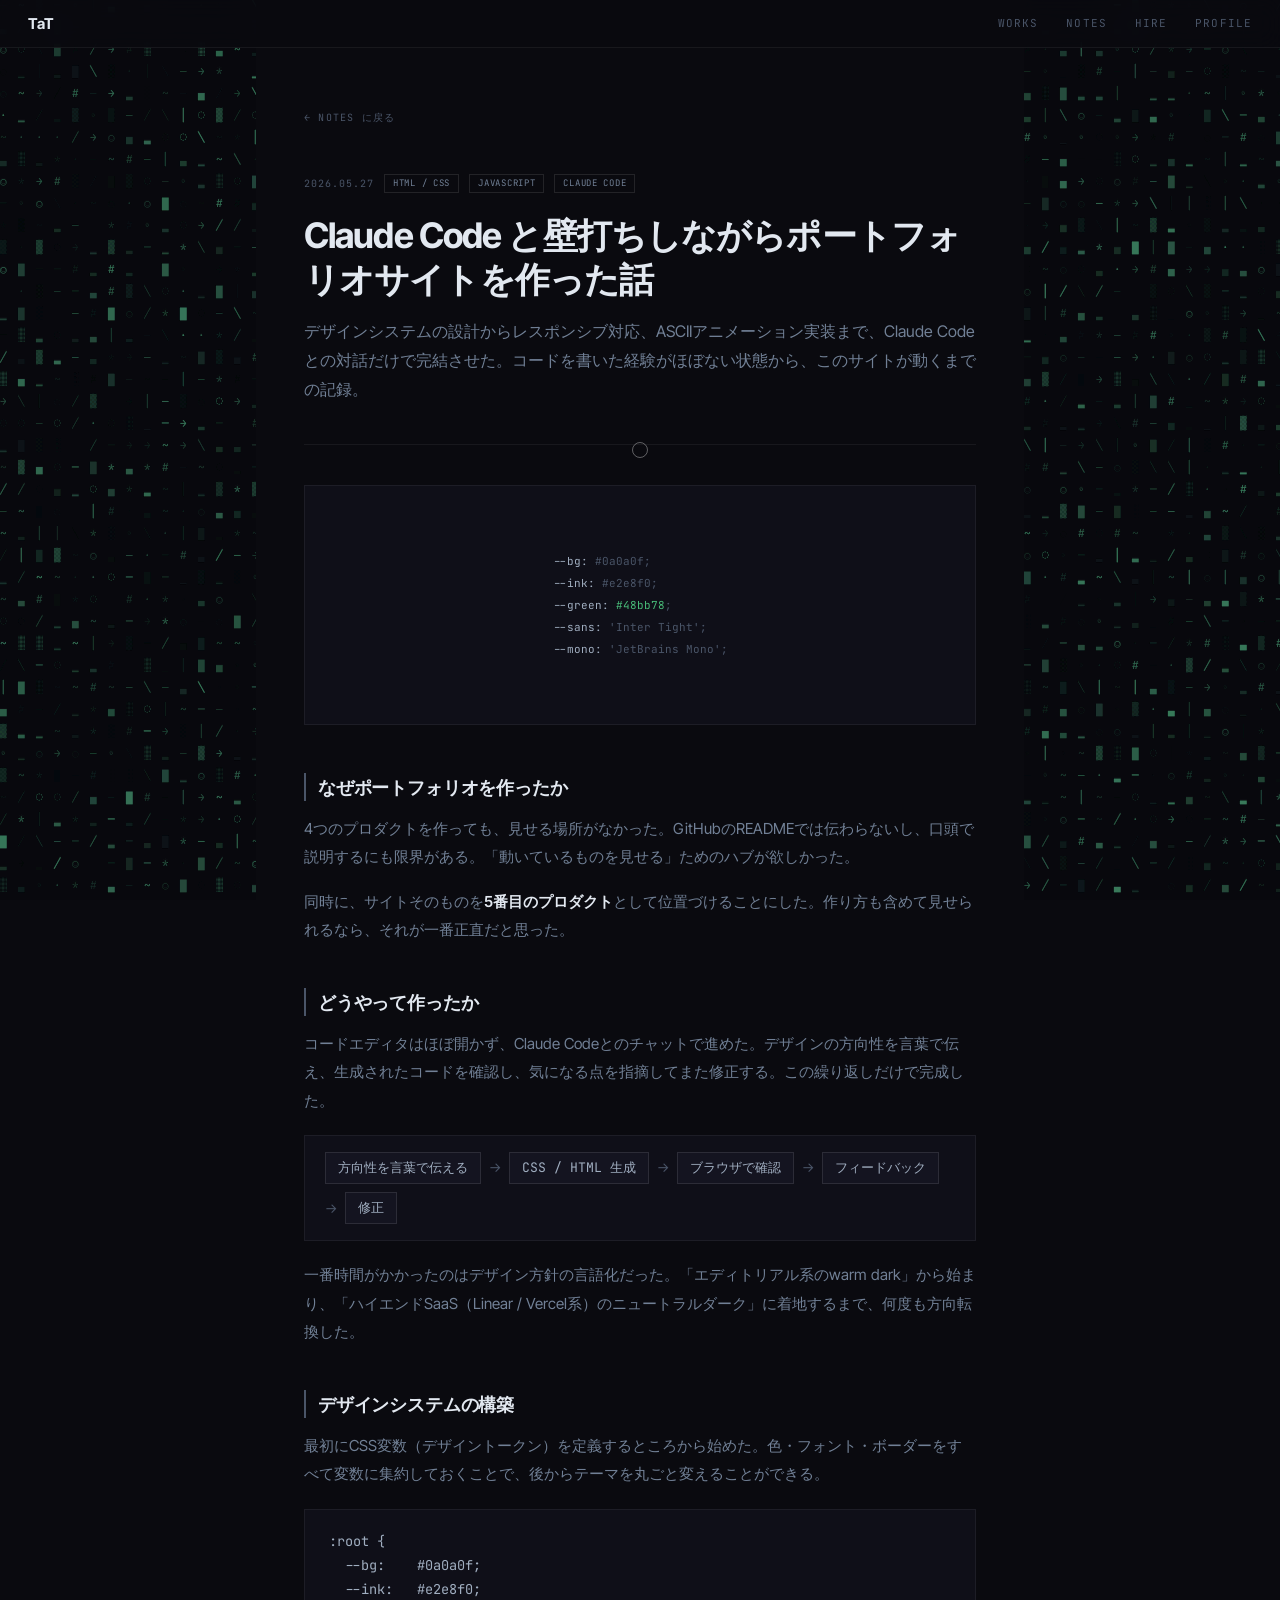
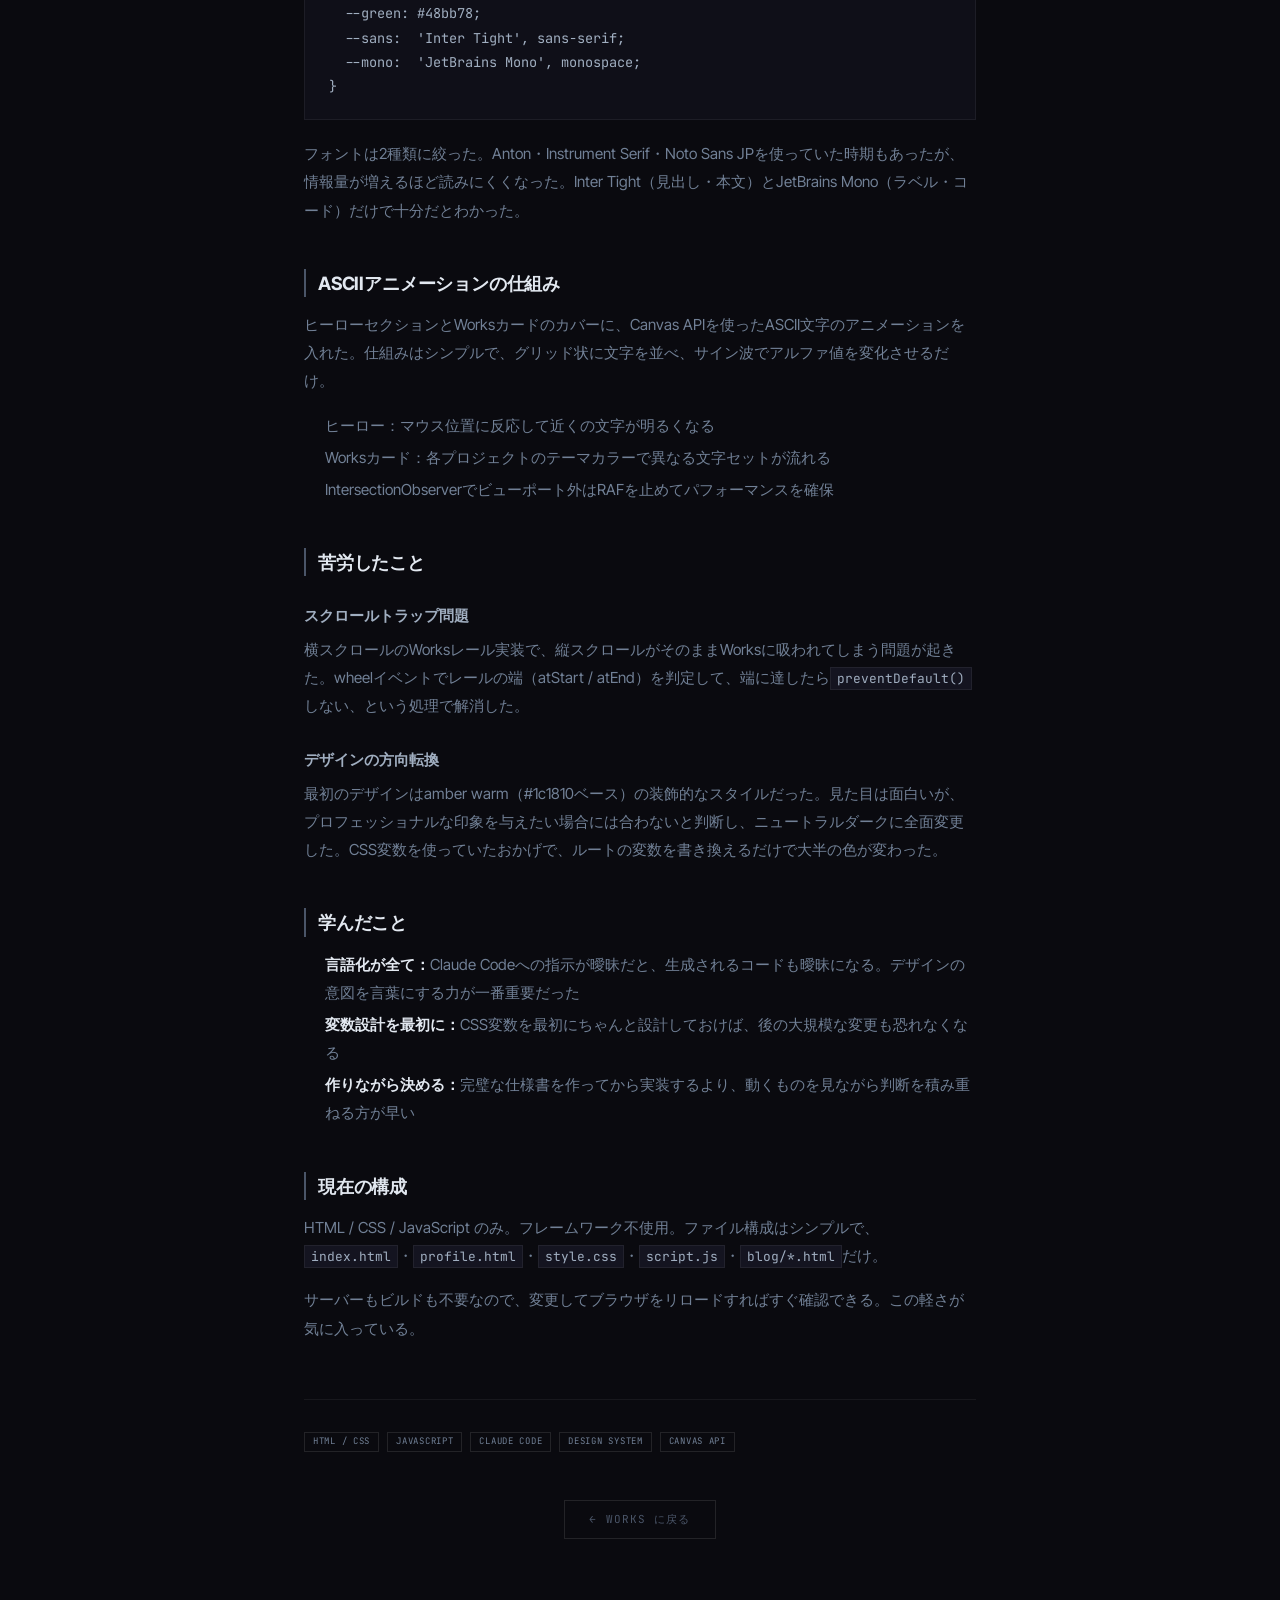
<file: blog/portfolio.html>
<!DOCTYPE html>
<html lang="ja">
<head>
  <meta charset="UTF-8">
  <meta name="viewport" content="width=device-width, initial-scale=1.0">
  <title>Claude Code と壁打ちしながらポートフォリオサイトを作った話 | TaT</title>
  <link rel="preconnect" href="https://fonts.googleapis.com">
  <link rel="preconnect" href="https://fonts.gstatic.com" crossorigin>
  <link href="https://fonts.googleapis.com/css2?family=Inter+Tight:wght@400;500;700&family=JetBrains+Mono:wght@400;500&display=swap" rel="stylesheet">
  <link rel="icon" href="/favicon.svg" type="image/svg+xml" />
  <link rel="stylesheet" href="../style.css">
  <style>
    .article-wrap {
      max-width: 720px;
      margin: 0 auto;
      padding: calc(var(--nav-height) + 56px) 24px 96px;
    }
    .article-back {
      display: inline-flex;
      align-items: center;
      gap: 6px;
      font-family: var(--mono);
      font-size: 10px;
      letter-spacing: 0.12em;
      text-transform: uppercase;
      color: var(--ink-dim);
      text-decoration: none;
      margin-bottom: 48px;
      transition: color .2s;
    }
    .article-back:hover { color: var(--ink-2); }
    .article-meta {
      display: flex;
      align-items: center;
      gap: 10px;
      margin-bottom: 20px;
      flex-wrap: wrap;
    }
    .article-date {
      font-family: var(--mono);
      font-size: 10px;
      color: var(--ink-dim);
      letter-spacing: 0.1em;
    }
    .article-tag {
      font-family: var(--mono);
      font-size: 9px;
      letter-spacing: 0.08em;
      text-transform: uppercase;
      padding: 2px 8px;
      border: 1px solid var(--line-2);
      color: var(--ink-mid);
    }
    .article-title {
      font-family: var(--sans);
      font-size: clamp(1.5rem, 4vw, 2.2rem);
      font-weight: 700;
      line-height: 1.25;
      letter-spacing: -0.025em;
      margin-bottom: 16px;
      color: var(--ink);
    }
    .article-lead {
      font-family: var(--sans);
      font-size: 1rem;
      color: var(--ink-mid);
      line-height: 1.8;
      margin-bottom: 40px;
      padding-bottom: 40px;
      border-bottom: 1px solid var(--line);
    }
    .article-hero {
      border: 1px solid var(--line);
      overflow: hidden;
      margin-bottom: 48px;
      background: var(--bg-2);
      height: 240px;
      position: relative;
      display: flex;
      align-items: center;
      justify-content: center;
    }
    .article-hero-code {
      font-family: var(--mono);
      font-size: 11px;
      color: var(--ink-dim);
      line-height: 2;
      text-align: left;
      pointer-events: none;
      user-select: none;
    }
    .article-hero-code .c-green { color: var(--green); }
    .article-hero-code .c-bright { color: var(--ink-2); }
    .article-body h2 {
      font-family: var(--sans);
      font-size: 1.15rem;
      font-weight: 700;
      margin: 44px 0 14px;
      padding-left: 12px;
      border-left: 2px solid var(--ink-dim);
      color: var(--ink);
      letter-spacing: -0.01em;
    }
    .article-body h3 {
      font-family: var(--sans);
      font-size: 0.95rem;
      font-weight: 600;
      margin: 28px 0 8px;
      color: var(--ink-2);
    }
    .article-body p {
      font-family: var(--sans);
      font-size: 0.95rem;
      line-height: 1.85;
      color: var(--ink-mid);
      margin-bottom: 16px;
    }
    .article-body ul, .article-body ol {
      padding-left: 1.4em;
      margin-bottom: 16px;
    }
    .article-body li {
      font-size: 0.95rem;
      line-height: 1.85;
      color: var(--ink-mid);
      margin-bottom: 4px;
    }
    .article-body strong { color: var(--ink); font-weight: 600; }
    .article-body em { font-style: italic; color: var(--ink-2); }
    .article-body code {
      font-family: var(--mono);
      font-size: 0.85em;
      background: var(--bg-3);
      padding: 2px 6px;
      color: var(--ink-2);
      border: 1px solid var(--line);
    }
    .article-body pre {
      background: var(--bg-2);
      border: 1px solid var(--line);
      padding: 20px 24px;
      overflow-x: auto;
      margin: 20px 0;
    }
    .article-body pre code {
      background: none;
      padding: 0;
      font-size: 0.85rem;
      color: var(--ink-2);
      line-height: 1.7;
      border: none;
    }
    .pipeline {
      display: flex;
      align-items: center;
      gap: 8px;
      flex-wrap: wrap;
      background: var(--bg-2);
      border: 1px solid var(--line);
      padding: 16px 20px;
      margin: 20px 0;
      font-size: 0.85rem;
      color: var(--ink-mid);
    }
    .pipeline__step {
      font-family: var(--mono);
      background: var(--bg-3);
      border: 1px solid var(--line-2);
      padding: 5px 12px;
      font-size: 0.82rem;
      color: var(--ink-2);
      white-space: nowrap;
    }
    .pipeline__arrow { color: var(--ink-dim); }
    .article-tags {
      display: flex;
      flex-wrap: wrap;
      gap: 8px;
      margin-top: 56px;
      padding-top: 32px;
      border-top: 1px solid var(--line);
    }
    .article-footer {
      margin-top: 48px;
      text-align: center;
    }
    .article-footer a {
      font-family: var(--mono);
      font-size: 11px;
      letter-spacing: 0.1em;
      text-transform: uppercase;
      color: var(--ink-dim);
      border: 1px solid var(--line-2);
      padding: 10px 24px;
      display: inline-block;
      transition: color .2s, border-color .2s;
    }
    .article-footer a:hover { color: var(--ink-2); border-color: var(--line-hover); }
  </style>
</head>
<body>
<canvas class="blog-canvas-left"  id="blog-canvas-left"  aria-hidden="true"></canvas>
<canvas class="blog-canvas-right" id="blog-canvas-right" aria-hidden="true"></canvas>

<!-- CURSOR -->
<div class="cur" id="cursor" aria-hidden="true"></div>

<!-- NAVIGATION -->
<header class="chrome" role="banner">
  <a href="../index.html" class="chrome__brand">TaT</a>
  <nav class="chrome__nav" aria-label="メインナビゲーション">
    <a href="../index.html#works">Works</a>
    <a href="../index.html#notes">Notes</a>
    <a href="../index.html#contact">Hire</a>
    <a href="../profile.html">Profile</a>
  </nav>
</header>

<div class="article-wrap">

  <a href="../index.html#notes" class="article-back">← Notes に戻る</a>

  <div class="article-meta">
    <span class="article-date">2026.05.27</span>
    <span class="article-tag">HTML / CSS</span>
    <span class="article-tag">JavaScript</span>
    <span class="article-tag">Claude Code</span>
  </div>

  <h1 class="article-title">Claude Code と壁打ちしながらポートフォリオサイトを作った話</h1>
  <p class="article-lead">
    デザインシステムの設計からレスポンシブ対応、ASCIIアニメーション実装まで、Claude Codeとの対話だけで完結させた。コードを書いた経験がほぼない状態から、このサイトが動くまでの記録。
  </p>

  <div class="article-hero">
    <div class="article-hero-code">
      <span class="c-bright">--bg:</span>         #0a0a0f;<br>
      <span class="c-bright">--ink:</span>        #e2e8f0;<br>
      <span class="c-bright">--green:</span>      <span class="c-green">#48bb78</span>;<br>
      <span class="c-bright">--sans:</span>       'Inter Tight';<br>
      <span class="c-bright">--mono:</span>       'JetBrains Mono';<br>
    </div>
  </div>

  <div class="article-body">

    <h2>なぜポートフォリオを作ったか</h2>
    <p>
      4つのプロダクトを作っても、見せる場所がなかった。GitHubのREADMEでは伝わらないし、口頭で説明するにも限界がある。「動いているものを見せる」ためのハブが欲しかった。
    </p>
    <p>
      同時に、サイトそのものを<strong>5番目のプロダクト</strong>として位置づけることにした。作り方も含めて見せられるなら、それが一番正直だと思った。
    </p>

    <h2>どうやって作ったか</h2>
    <p>
      コードエディタはほぼ開かず、Claude Codeとのチャットで進めた。デザインの方向性を言葉で伝え、生成されたコードを確認し、気になる点を指摘してまた修正する。この繰り返しだけで完成した。
    </p>

    <div class="pipeline">
      <span class="pipeline__step">方向性を言葉で伝える</span>
      <span class="pipeline__arrow">→</span>
      <span class="pipeline__step">CSS / HTML 生成</span>
      <span class="pipeline__arrow">→</span>
      <span class="pipeline__step">ブラウザで確認</span>
      <span class="pipeline__arrow">→</span>
      <span class="pipeline__step">フィードバック</span>
      <span class="pipeline__arrow">→</span>
      <span class="pipeline__step">修正</span>
    </div>

    <p>
      一番時間がかかったのはデザイン方針の言語化だった。「エディトリアル系のwarm dark」から始まり、「ハイエンドSaaS（Linear / Vercel系）のニュートラルダーク」に着地するまで、何度も方向転換した。
    </p>

    <h2>デザインシステムの構築</h2>
    <p>
      最初にCSS変数（デザイントークン）を定義するところから始めた。色・フォント・ボーダーをすべて変数に集約しておくことで、後からテーマを丸ごと変えることができる。
    </p>
    <pre><code>:root {
  --bg:    #0a0a0f;
  --ink:   #e2e8f0;
  --green: #48bb78;
  --sans:  'Inter Tight', sans-serif;
  --mono:  'JetBrains Mono', monospace;
}</code></pre>
    <p>
      フォントは2種類に絞った。Anton・Instrument Serif・Noto Sans JPを使っていた時期もあったが、情報量が増えるほど読みにくくなった。Inter Tight（見出し・本文）とJetBrains Mono（ラベル・コード）だけで十分だとわかった。
    </p>

    <h2>ASCIIアニメーションの仕組み</h2>
    <p>
      ヒーローセクションとWorksカードのカバーに、Canvas APIを使ったASCII文字のアニメーションを入れた。仕組みはシンプルで、グリッド状に文字を並べ、サイン波でアルファ値を変化させるだけ。
    </p>
    <ul>
      <li>ヒーロー：マウス位置に反応して近くの文字が明るくなる</li>
      <li>Worksカード：各プロジェクトのテーマカラーで異なる文字セットが流れる</li>
      <li>IntersectionObserverでビューポート外はRAFを止めてパフォーマンスを確保</li>
    </ul>

    <h2>苦労したこと</h2>
    <h3>スクロールトラップ問題</h3>
    <p>
      横スクロールのWorksレール実装で、縦スクロールがそのままWorksに吸われてしまう問題が起きた。wheelイベントでレールの端（atStart / atEnd）を判定して、端に達したら<code>preventDefault()</code>しない、という処理で解消した。
    </p>

    <h3>デザインの方向転換</h3>
    <p>
      最初のデザインはamber warm（#1c1810ベース）の装飾的なスタイルだった。見た目は面白いが、プロフェッショナルな印象を与えたい場合には合わないと判断し、ニュートラルダークに全面変更した。CSS変数を使っていたおかげで、ルートの変数を書き換えるだけで大半の色が変わった。
    </p>

    <h2>学んだこと</h2>
    <ul>
      <li><strong>言語化が全て：</strong>Claude Codeへの指示が曖昧だと、生成されるコードも曖昧になる。デザインの意図を言葉にする力が一番重要だった</li>
      <li><strong>変数設計を最初に：</strong>CSS変数を最初にちゃんと設計しておけば、後の大規模な変更も恐れなくなる</li>
      <li><strong>作りながら決める：</strong>完璧な仕様書を作ってから実装するより、動くものを見ながら判断を積み重ねる方が早い</li>
    </ul>

    <h2>現在の構成</h2>
    <p>
      HTML / CSS / JavaScript のみ。フレームワーク不使用。ファイル構成はシンプルで、<code>index.html</code>・<code>profile.html</code>・<code>style.css</code>・<code>script.js</code>・<code>blog/*.html</code>だけ。
    </p>
    <p>
      サーバーもビルドも不要なので、変更してブラウザをリロードすればすぐ確認できる。この軽さが気に入っている。
    </p>

  </div>

  <div class="article-tags">
    <span class="article-tag">HTML / CSS</span>
    <span class="article-tag">JavaScript</span>
    <span class="article-tag">Claude Code</span>
    <span class="article-tag">Design System</span>
    <span class="article-tag">Canvas API</span>
  </div>

  <div class="article-footer">
    <a href="../index.html#works">← Works に戻る</a>
  </div>

</div>

<script>
(function cursor(){
  const cur = document.getElementById('cursor');
  if (!cur) return;
  let cx = innerWidth / 2, cy = innerHeight / 2;
  let mx = cx, my = cy;
  addEventListener('mousemove', e => { mx = e.clientX; my = e.clientY; });
  addEventListener('mousedown', () => cur.classList.add('is-press'));
  addEventListener('mouseup',   () => cur.classList.remove('is-press'));
  (function loop(){
    cx += (mx - cx) * 0.28;
    cy += (my - cy) * 0.28;
    cur.style.transform = `translate(${cx}px, ${cy}px) translate(-50%,-50%)`;
    requestAnimationFrame(loop);
  })();
  document.querySelectorAll('a, button').forEach(el => {
    el.addEventListener('mouseenter', () => cur.classList.add('is-hover'));
    el.addEventListener('mouseleave', () => cur.classList.remove('is-hover'));
  });
})();
</script>
<script src="../blog-side-canvas.js" defer></script>
</body>
</html>
</file>
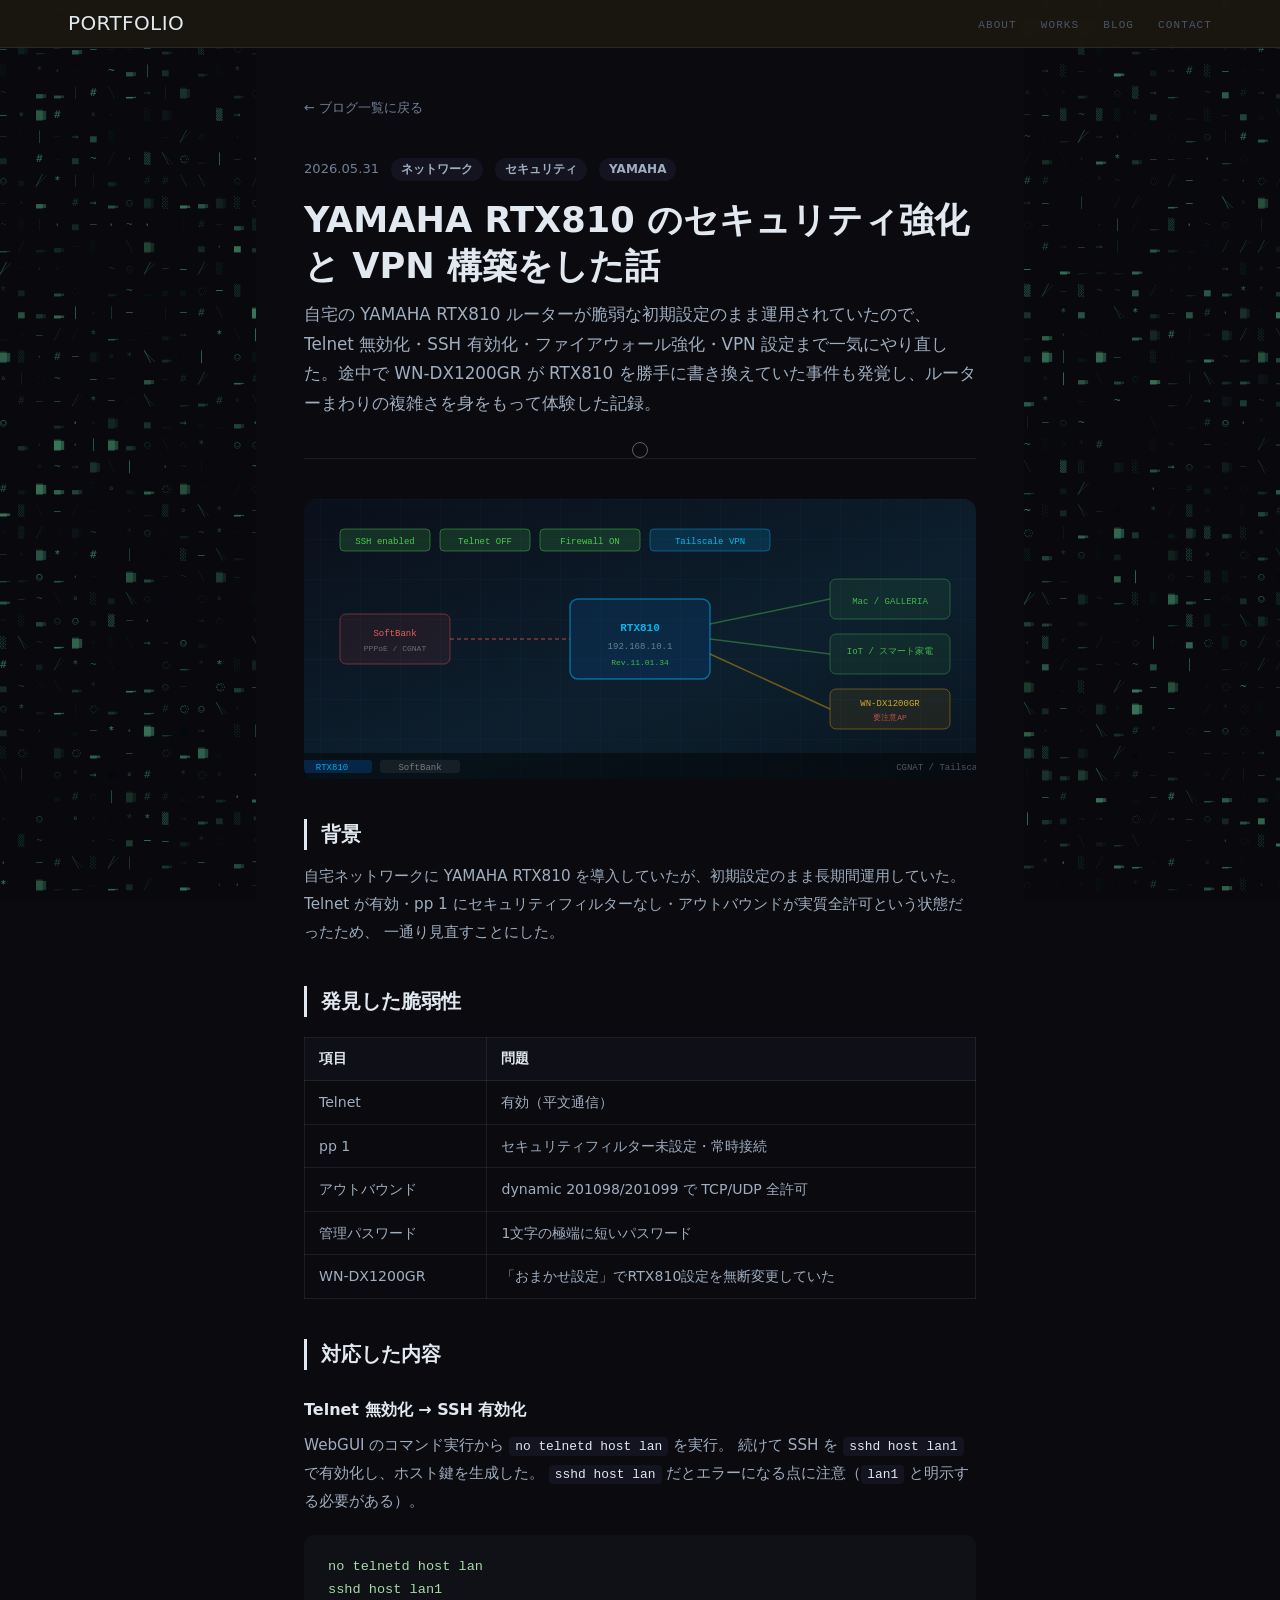
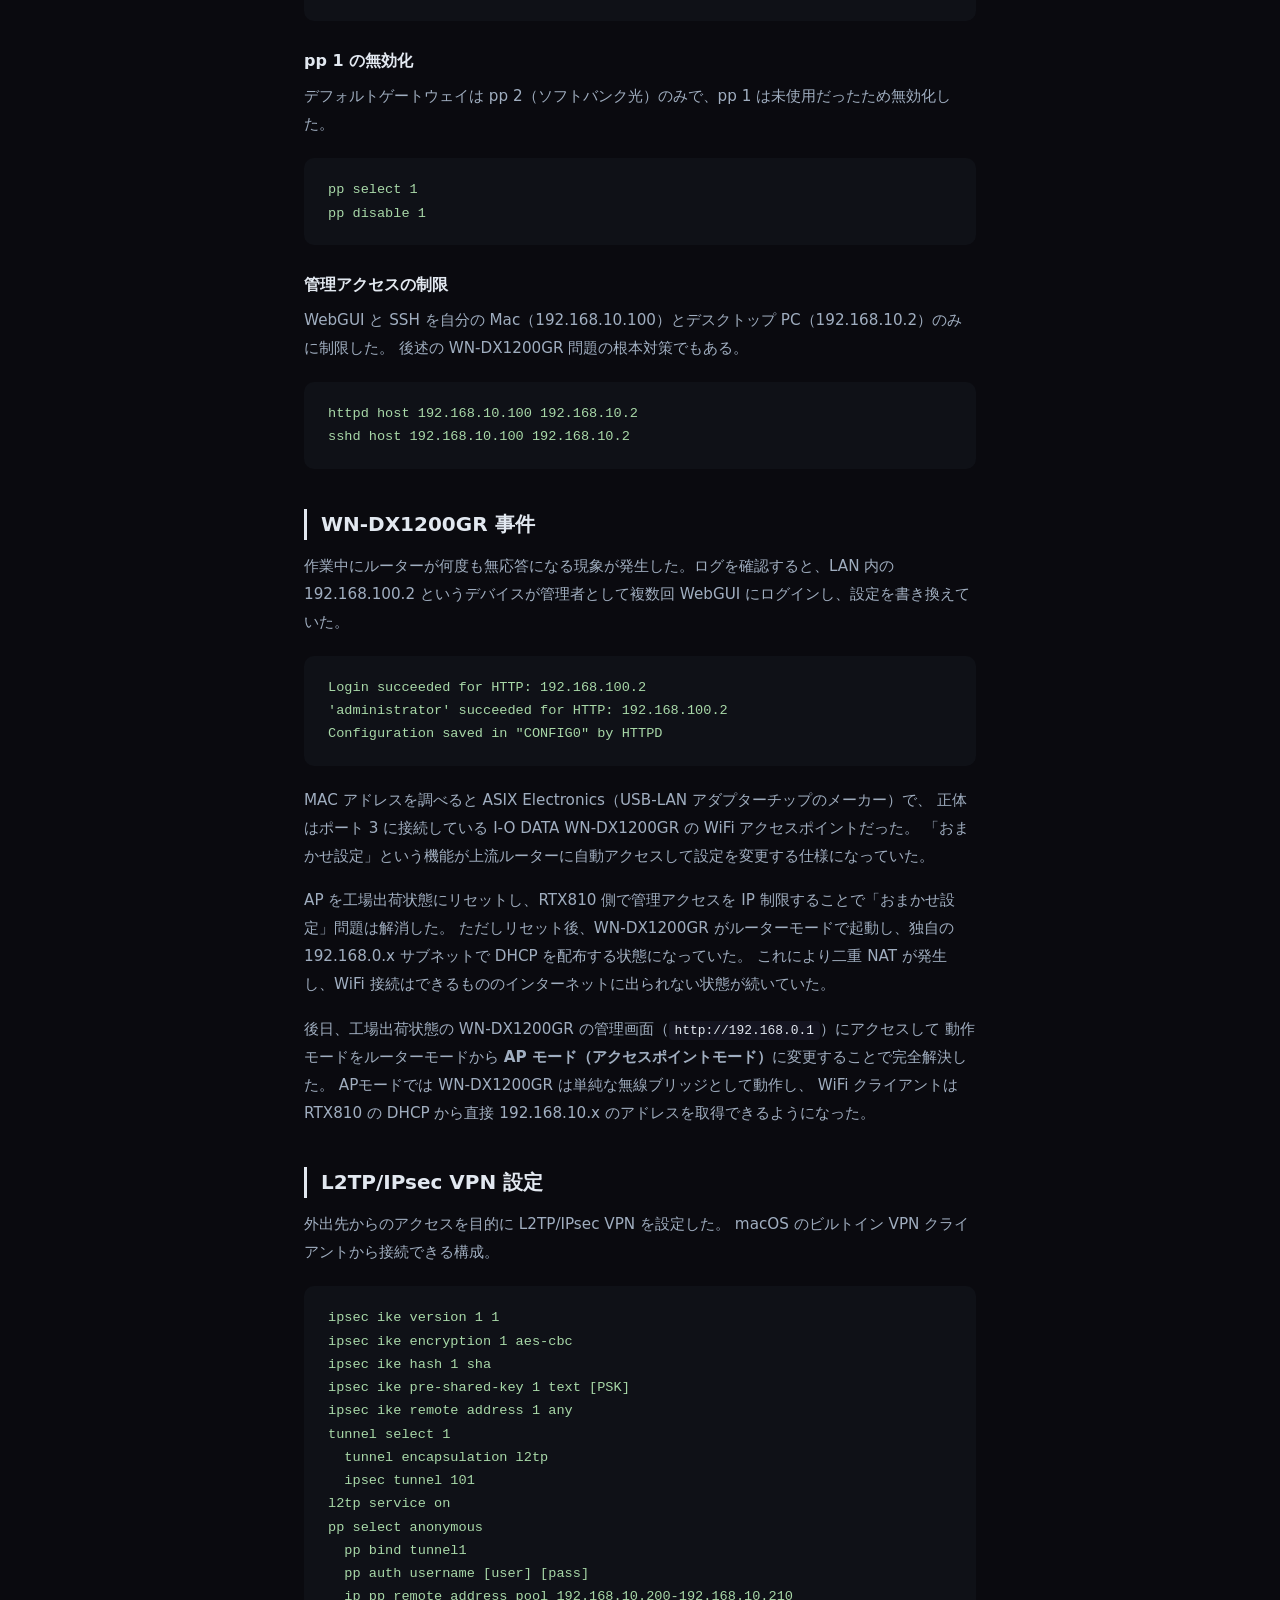
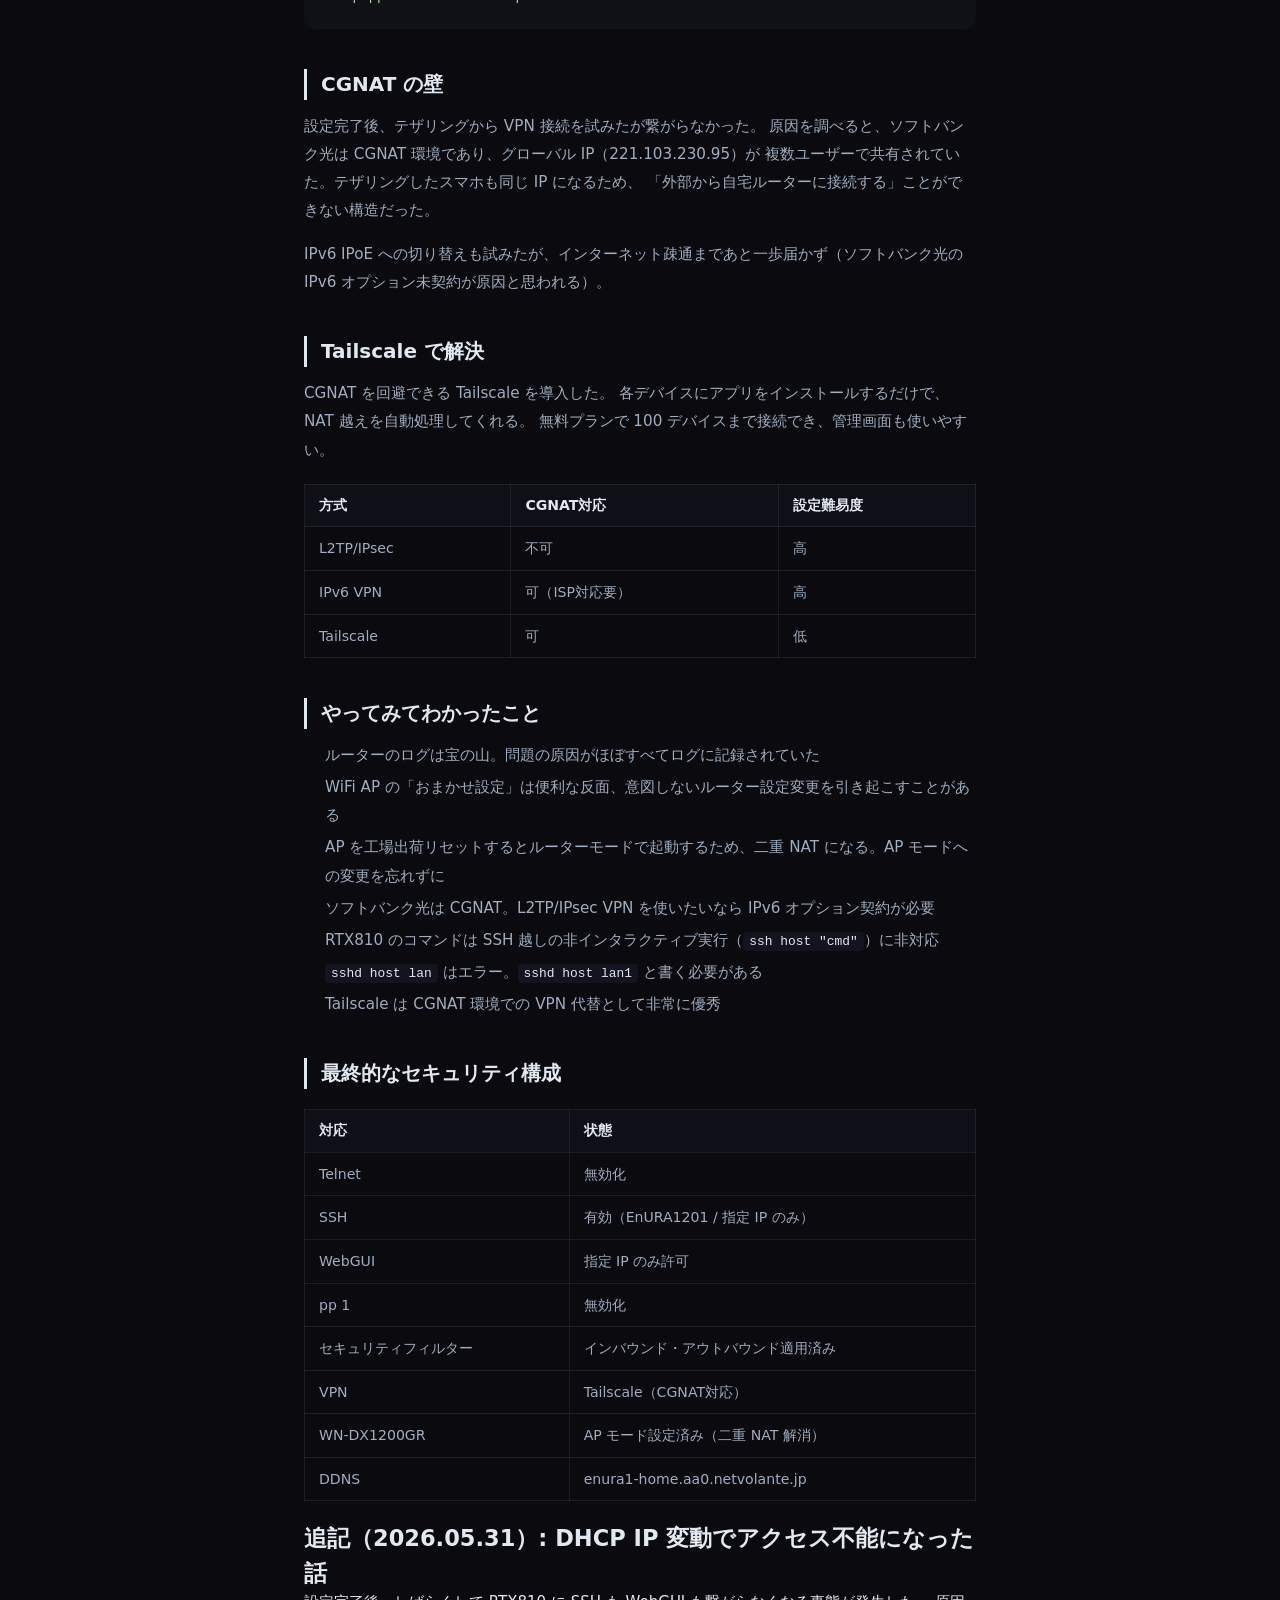
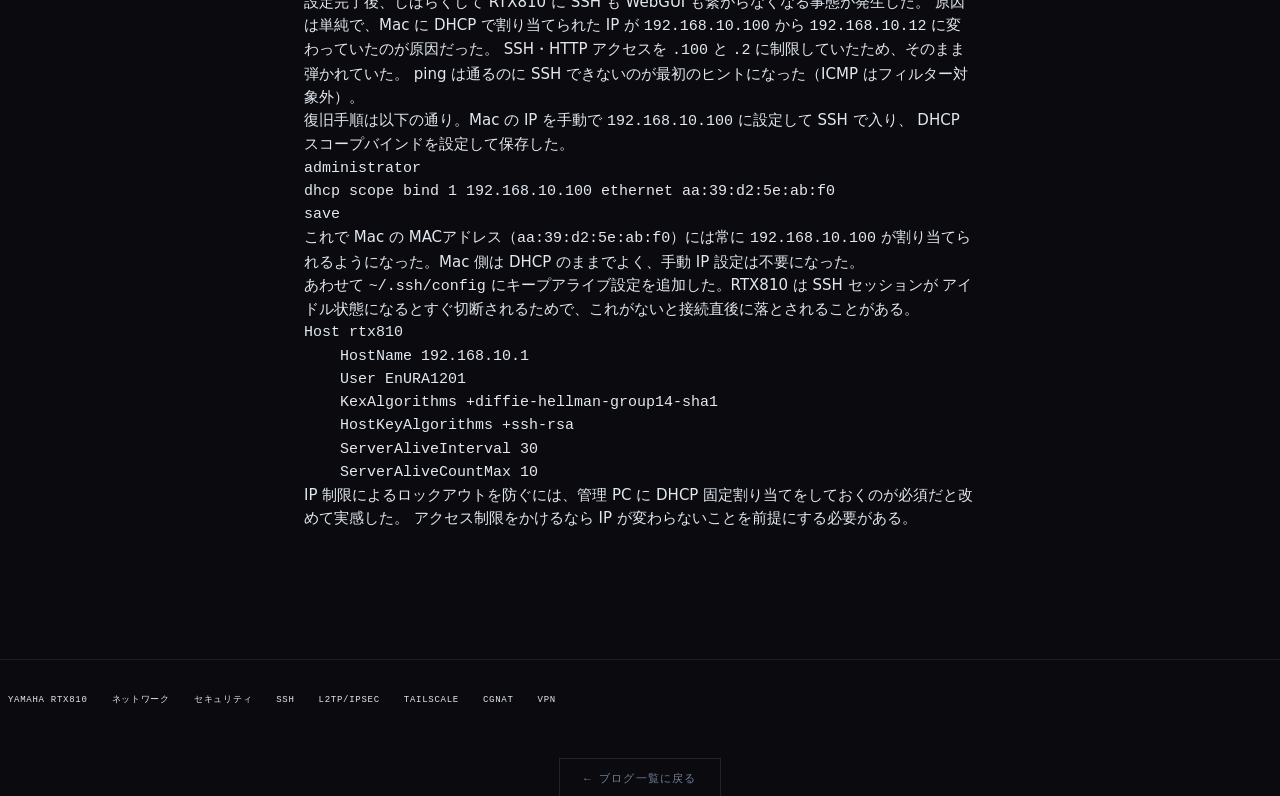
<file: blog/rtx810-security.html>
<!DOCTYPE html>
<html lang="ja">
<head>
  <meta charset="UTF-8">
  <meta name="viewport" content="width=device-width, initial-scale=1.0">
  <title>YAMAHA RTX810 のセキュリティ強化と VPN 構築をした話 | Portfolio</title>
  <link rel="preconnect" href="https://fonts.googleapis.com">
  <link href="https://fonts.googleapis.com/css2?family=Inter:wght@300;400;500;600;700;800&family=Noto+Sans+JP:wght@300;400;500;700&display=swap" rel="stylesheet">
  <link rel="icon" href="/favicon.svg" type="image/svg+xml" />
  <link rel="stylesheet" href="../style.css">
  <style>
    .nav {
      position: fixed; top: 0; left: 0; right: 0;
      height: var(--nav-height);
      background: rgba(28, 24, 16, 0.92);
      backdrop-filter: blur(12px);
      border-bottom: 1px solid var(--color-border);
      z-index: 80;
      display: flex; align-items: center;
    }
    .nav__inner {
      width: 100%; max-width: 1200px; margin: 0 auto;
      padding: 0 28px;
      display: flex; align-items: center; justify-content: space-between;
    }
    .nav__logo {
      font-family: var(--display);
      font-size: 20px; color: var(--ink);
      letter-spacing: 0.02em; text-transform: uppercase;
      text-decoration: none;
    }
    .nav__links { display: flex; gap: 24px; list-style: none; }
    .nav__links a {
      font-family: var(--mono); font-size: 11px;
      color: var(--ink-dim); letter-spacing: 0.1em;
      text-transform: uppercase; text-decoration: none;
      transition: color .2s;
    }
    .nav__links a:hover { color: var(--glow); }
    .tag {
      display: inline-block;
      font-family: var(--mono); font-size: 10px;
      letter-spacing: 0.08em; text-transform: uppercase;
      padding: 3px 10px;
      border: 1px solid var(--glow-soft);
      color: var(--glow);
    }
    .tag--sm { font-size: 9px; padding: 2px 8px; }
    .btn { display: inline-block; padding: 12px 24px; text-decoration: none; }
    .btn--outline {
      font-family: var(--mono); font-size: 11px;
      letter-spacing: 0.1em; text-transform: uppercase;
      border: 1px solid var(--line-2); color: var(--ink-mid);
      transition: border-color .25s, color .25s;
    }
    .btn--outline:hover { border-color: var(--glow); color: var(--glow); }
    .article-wrap {
      max-width: 720px;
      margin: 0 auto;
      padding: calc(var(--nav-height) + 48px) 24px 80px;
    }
    .article-back {
      display: inline-flex;
      align-items: center;
      gap: 6px;
      font-size: 0.82rem;
      color: var(--color-text-muted);
      text-decoration: none;
      margin-bottom: 40px;
      transition: color var(--transition);
    }
    .article-back:hover { color: var(--color-text); }
    .article-meta {
      display: flex;
      align-items: center;
      gap: 12px;
      margin-bottom: 16px;
    }
    .article-date { font-size: 0.82rem; color: var(--color-text-muted); }
    .article-tag {
      font-size: 0.75rem;
      font-weight: 600;
      padding: 2px 10px;
      border-radius: 20px;
      background: var(--color-surface2);
      color: var(--color-text-mid);
    }
    .article-title {
      font-size: clamp(1.6rem, 4vw, 2.2rem);
      font-weight: 800;
      line-height: 1.3;
      margin-bottom: 12px;
      color: var(--color-text);
    }
    .article-lead {
      font-size: 1.05rem;
      color: var(--color-text-mid);
      line-height: 1.75;
      margin-bottom: 40px;
      padding-bottom: 40px;
      border-bottom: 1px solid var(--color-border);
    }
    .article-hero {
      border-radius: 12px;
      overflow: hidden;
      margin-bottom: 40px;
      background: linear-gradient(160deg, #0a0f1a 0%, #0d1f2d 60%, #0a1520 100%);
      height: 280px;
      position: relative;
    }
    .article-body h2 {
      font-size: 1.25rem;
      font-weight: 700;
      margin: 40px 0 12px;
      padding-left: 14px;
      border-left: 3px solid var(--color-text);
    }
    .article-body h3 {
      font-size: 1rem;
      font-weight: 700;
      margin: 28px 0 8px;
      color: var(--color-text);
    }
    .article-body p {
      font-size: 0.95rem;
      line-height: 1.85;
      color: var(--color-text-mid);
      margin-bottom: 16px;
    }
    .article-body ul, .article-body ol {
      padding-left: 1.4em;
      margin-bottom: 16px;
    }
    .article-body li {
      font-size: 0.95rem;
      line-height: 1.85;
      color: var(--color-text-mid);
      margin-bottom: 4px;
    }
    .article-body code {
      font-family: 'SF Mono', 'Fira Code', monospace;
      font-size: 0.85em;
      background: var(--color-surface2);
      padding: 2px 6px;
      border-radius: 4px;
      color: var(--color-text);
    }
    .article-body pre {
      background: #0f1117;
      border-radius: 10px;
      padding: 20px 24px;
      overflow-x: auto;
      margin: 20px 0;
    }
    .article-body pre code {
      background: none;
      padding: 0;
      font-size: 0.85rem;
      color: #a8d8a8;
      line-height: 1.7;
    }
    .article-body table {
      width: 100%;
      border-collapse: collapse;
      font-size: 0.88rem;
      margin: 20px 0;
    }
    .article-body th {
      background: var(--color-surface);
      padding: 10px 14px;
      text-align: left;
      font-weight: 600;
      border: 1px solid var(--color-border);
    }
    .article-body td {
      padding: 10px 14px;
      border: 1px solid var(--color-border);
      color: var(--color-text-mid);
      line-height: 1.6;
    }
    .article-tags {
      display: flex;
      flex-wrap: wrap;
      gap: 8px;
      margin-top: 48px;
      padding-top: 32px;
      border-top: 1px solid var(--color-border);
    }
    .article-footer {
      margin-top: 48px;
      text-align: center;
    }
  </style>
</head>
<body>
<canvas class="blog-canvas-left"  id="blog-canvas-left"  aria-hidden="true"></canvas>
<canvas class="blog-canvas-right" id="blog-canvas-right" aria-hidden="true"></canvas>
<div class="cur" id="cursor" aria-hidden="true"></div>

<nav class="nav">
  <div class="nav__inner">
    <a href="../index.html" class="nav__logo">Portfolio</a>
    <ul class="nav__links">
      <li><a href="../index.html#about">About</a></li>
      <li><a href="../index.html#works">Works</a></li>
      <li><a href="../index.html#blog">Blog</a></li>
      <li><a href="../index.html#contact">Contact</a></li>
    </ul>
  </div>
</nav>

<div class="article-wrap">

  <a href="../index.html#blog" class="article-back">← ブログ一覧に戻る</a>

  <div class="article-meta">
    <span class="article-date">2026.05.31</span>
    <span class="article-tag">ネットワーク</span>
    <span class="article-tag">セキュリティ</span>
    <span class="article-tag">YAMAHA</span>
  </div>

  <h1 class="article-title">YAMAHA RTX810 のセキュリティ強化と VPN 構築をした話</h1>
  <p class="article-lead">
    自宅の YAMAHA RTX810 ルーターが脆弱な初期設定のまま運用されていたので、Telnet 無効化・SSH 有効化・ファイアウォール強化・VPN 設定まで一気にやり直した。途中で WN-DX1200GR が RTX810 を勝手に書き換えていた事件も発覚し、ルーターまわりの複雑さを身をもって体験した記録。
  </p>

  <div class="article-hero">
    <svg viewBox="0 0 720 280" preserveAspectRatio="xMidYMid slice"
         style="position:absolute;inset:0;width:100%;height:100%"
         xmlns="http://www.w3.org/2000/svg">
      <!-- 背景グリッド -->
      <defs>
        <pattern id="grid" width="40" height="40" patternUnits="userSpaceOnUse">
          <path d="M 40 0 L 0 0 0 40" fill="none" stroke="rgba(0,180,255,0.06)" stroke-width="1"/>
        </pattern>
      </defs>
      <rect width="720" height="280" fill="url(#grid)"/>

      <!-- ルーター本体 -->
      <rect x="290" y="100" width="140" height="80" rx="8"
            fill="rgba(0,120,255,0.12)" stroke="rgba(0,180,255,0.5)" stroke-width="1.5"/>
      <text x="360" y="132" fill="rgba(0,200,255,0.9)" font-size="11" font-family="monospace"
            font-weight="bold" text-anchor="middle">RTX810</text>
      <text x="360" y="150" fill="rgba(255,255,255,0.4)" font-size="9" font-family="monospace"
            text-anchor="middle">192.168.10.1</text>
      <text x="360" y="166" fill="rgba(80,220,80,0.8)" font-size="8" font-family="monospace"
            text-anchor="middle">Rev.11.01.34</text>

      <!-- WAN側（左） -->
      <rect x="60" y="115" width="110" height="50" rx="6"
            fill="rgba(255,80,80,0.08)" stroke="rgba(255,80,80,0.4)" stroke-width="1"/>
      <text x="115" y="137" fill="rgba(255,100,100,0.9)" font-size="9" font-family="monospace"
            text-anchor="middle">SoftBank</text>
      <text x="115" y="152" fill="rgba(255,255,255,0.35)" font-size="8" font-family="monospace"
            text-anchor="middle">PPPoE / CGNAT</text>
      <line x1="170" y1="140" x2="290" y2="140" stroke="rgba(255,80,80,0.5)" stroke-width="1.5" stroke-dasharray="4,3"/>

      <!-- LAN側（右） -->
      <rect x="550" y="80" width="120" height="40" rx="6"
            fill="rgba(80,200,80,0.08)" stroke="rgba(80,200,80,0.35)" stroke-width="1"/>
      <text x="610" y="105" fill="rgba(80,220,80,0.8)" font-size="9" font-family="monospace"
            text-anchor="middle">Mac / GALLERIA</text>
      <line x1="430" y1="125" x2="550" y2="100" stroke="rgba(80,200,80,0.4)" stroke-width="1.5"/>

      <rect x="550" y="135" width="120" height="40" rx="6"
            fill="rgba(80,200,80,0.08)" stroke="rgba(80,200,80,0.35)" stroke-width="1"/>
      <text x="610" y="155" fill="rgba(80,220,80,0.8)" font-size="9" font-family="monospace"
            text-anchor="middle">IoT / スマート家電</text>
      <line x1="430" y1="140" x2="550" y2="155" stroke="rgba(80,200,80,0.4)" stroke-width="1.5"/>

      <rect x="550" y="190" width="120" height="40" rx="6"
            fill="rgba(255,180,0,0.08)" stroke="rgba(255,180,0,0.35)" stroke-width="1"/>
      <text x="610" y="207" fill="rgba(255,200,50,0.8)" font-size="9" font-family="monospace"
            text-anchor="middle">WN-DX1200GR</text>
      <text x="610" y="221" fill="rgba(255,100,100,0.7)" font-size="8" font-family="monospace"
            text-anchor="middle">要注意AP</text>
      <line x1="430" y1="155" x2="550" y2="210" stroke="rgba(255,180,0,0.4)" stroke-width="1.5"/>

      <!-- SSH/セキュリティバッジ -->
      <rect x="60" y="30" width="90" height="22" rx="4"
            fill="rgba(80,220,80,0.15)" stroke="rgba(80,220,80,0.4)" stroke-width="1"/>
      <text x="105" y="45" fill="rgba(80,220,80,0.9)" font-size="9" font-family="monospace"
            text-anchor="middle">SSH enabled</text>

      <rect x="160" y="30" width="90" height="22" rx="4"
            fill="rgba(80,220,80,0.15)" stroke="rgba(80,220,80,0.4)" stroke-width="1"/>
      <text x="205" y="45" fill="rgba(80,220,80,0.9)" font-size="9" font-family="monospace"
            text-anchor="middle">Telnet OFF</text>

      <rect x="260" y="30" width="100" height="22" rx="4"
            fill="rgba(80,220,80,0.15)" stroke="rgba(80,220,80,0.4)" stroke-width="1"/>
      <text x="310" y="45" fill="rgba(80,220,80,0.9)" font-size="9" font-family="monospace"
            text-anchor="middle">Firewall ON</text>

      <rect x="370" y="30" width="120" height="22" rx="4"
            fill="rgba(0,180,255,0.15)" stroke="rgba(0,180,255,0.4)" stroke-width="1"/>
      <text x="430" y="45" fill="rgba(0,200,255,0.9)" font-size="9" font-family="monospace"
            text-anchor="middle">Tailscale VPN</text>

      <!-- ステータスバー -->
      <rect x="0" y="254" width="720" height="26" fill="rgba(0,0,0,0.45)"/>
      <rect x="12" y="261" width="80" height="13" rx="3" fill="rgba(0,120,255,0.2)"/>
      <text x="52" y="271" fill="rgba(0,180,255,0.9)" font-size="9" font-family="monospace"
            text-anchor="middle">RTX810</text>
      <rect x="100" y="261" width="80" height="13" rx="3" fill="rgba(255,255,255,0.06)"/>
      <text x="140" y="271" fill="rgba(255,255,255,0.4)" font-size="9" font-family="monospace"
            text-anchor="middle">SoftBank</text>
      <text x="708" y="271" fill="rgba(255,255,255,0.3)" font-size="9" font-family="monospace"
            text-anchor="end">CGNAT / Tailscale</text>
    </svg>
  </div>

  <div class="article-body">

    <h2>背景</h2>
    <p>
      自宅ネットワークに YAMAHA RTX810 を導入していたが、初期設定のまま長期間運用していた。
      Telnet が有効・pp 1 にセキュリティフィルターなし・アウトバウンドが実質全許可という状態だったため、
      一通り見直すことにした。
    </p>

    <h2>発見した脆弱性</h2>
    <table>
      <tr><th>項目</th><th>問題</th></tr>
      <tr><td>Telnet</td><td>有効（平文通信）</td></tr>
      <tr><td>pp 1</td><td>セキュリティフィルター未設定・常時接続</td></tr>
      <tr><td>アウトバウンド</td><td>dynamic 201098/201099 で TCP/UDP 全許可</td></tr>
      <tr><td>管理パスワード</td><td>1文字の極端に短いパスワード</td></tr>
      <tr><td>WN-DX1200GR</td><td>「おまかせ設定」でRTX810設定を無断変更していた</td></tr>
    </table>

    <h2>対応した内容</h2>

    <h3>Telnet 無効化 → SSH 有効化</h3>
    <p>
      WebGUI のコマンド実行から <code>no telnetd host lan</code> を実行。
      続けて SSH を <code>sshd host lan1</code> で有効化し、ホスト鍵を生成した。
      <code>sshd host lan</code> だとエラーになる点に注意（<code>lan1</code> と明示する必要がある）。
    </p>
    <pre><code>no telnetd host lan
sshd host lan1</code></pre>

    <h3>pp 1 の無効化</h3>
    <p>
      デフォルトゲートウェイは pp 2（ソフトバンク光）のみで、pp 1 は未使用だったため無効化した。
    </p>
    <pre><code>pp select 1
pp disable 1</code></pre>

    <h3>管理アクセスの制限</h3>
    <p>
      WebGUI と SSH を自分の Mac（192.168.10.100）とデスクトップ PC（192.168.10.2）のみに制限した。
      後述の WN-DX1200GR 問題の根本対策でもある。
    </p>
    <pre><code>httpd host 192.168.10.100 192.168.10.2
sshd host 192.168.10.100 192.168.10.2</code></pre>

    <h2>WN-DX1200GR 事件</h2>
    <p>
      作業中にルーターが何度も無応答になる現象が発生した。ログを確認すると、LAN 内の
      192.168.100.2 というデバイスが管理者として複数回 WebGUI にログインし、設定を書き換えていた。
    </p>
    <pre><code>Login succeeded for HTTP: 192.168.100.2
'administrator' succeeded for HTTP: 192.168.100.2
Configuration saved in "CONFIG0" by HTTPD</code></pre>
    <p>
      MAC アドレスを調べると ASIX Electronics（USB-LAN アダプターチップのメーカー）で、
      正体はポート 3 に接続している I-O DATA WN-DX1200GR の WiFi アクセスポイントだった。
      「おまかせ設定」という機能が上流ルーターに自動アクセスして設定を変更する仕様になっていた。
    </p>
    <p>
      AP を工場出荷状態にリセットし、RTX810 側で管理アクセスを IP 制限することで「おまかせ設定」問題は解消した。
      ただしリセット後、WN-DX1200GR がルーターモードで起動し、独自の 192.168.0.x サブネットで DHCP を配布する状態になっていた。
      これにより二重 NAT が発生し、WiFi 接続はできるもののインターネットに出られない状態が続いていた。
    </p>
    <p>
      後日、工場出荷状態の WN-DX1200GR の管理画面（<code>http://192.168.0.1</code>）にアクセスして
      動作モードをルーターモードから <strong>AP モード（アクセスポイントモード）</strong>に変更することで完全解決した。
      APモードでは WN-DX1200GR は単純な無線ブリッジとして動作し、
      WiFi クライアントは RTX810 の DHCP から直接 192.168.10.x のアドレスを取得できるようになった。
    </p>

    <h2>L2TP/IPsec VPN 設定</h2>
    <p>
      外出先からのアクセスを目的に L2TP/IPsec VPN を設定した。
      macOS のビルトイン VPN クライアントから接続できる構成。
    </p>
    <pre><code>ipsec ike version 1 1
ipsec ike encryption 1 aes-cbc
ipsec ike hash 1 sha
ipsec ike pre-shared-key 1 text [PSK]
ipsec ike remote address 1 any
tunnel select 1
  tunnel encapsulation l2tp
  ipsec tunnel 101
l2tp service on
pp select anonymous
  pp bind tunnel1
  pp auth username [user] [pass]
  ip pp remote address pool 192.168.10.200-192.168.10.210</code></pre>

    <h2>CGNAT の壁</h2>
    <p>
      設定完了後、テザリングから VPN 接続を試みたが繋がらなかった。
      原因を調べると、ソフトバンク光は CGNAT 環境であり、グローバル IP（221.103.230.95）が
      複数ユーザーで共有されていた。テザリングしたスマホも同じ IP になるため、
      「外部から自宅ルーターに接続する」ことができない構造だった。
    </p>
    <p>
      IPv6 IPoE への切り替えも試みたが、インターネット疎通まであと一歩届かず（ソフトバンク光の IPv6
      オプション未契約が原因と思われる）。
    </p>

    <h2>Tailscale で解決</h2>
    <p>
      CGNAT を回避できる Tailscale を導入した。
      各デバイスにアプリをインストールするだけで、NAT 越えを自動処理してくれる。
      無料プランで 100 デバイスまで接続でき、管理画面も使いやすい。
    </p>
    <table>
      <tr><th>方式</th><th>CGNAT対応</th><th>設定難易度</th></tr>
      <tr><td>L2TP/IPsec</td><td>不可</td><td>高</td></tr>
      <tr><td>IPv6 VPN</td><td>可（ISP対応要）</td><td>高</td></tr>
      <tr><td>Tailscale</td><td>可</td><td>低</td></tr>
    </table>

    <h2>やってみてわかったこと</h2>
    <ul>
      <li>ルーターのログは宝の山。問題の原因がほぼすべてログに記録されていた</li>
      <li>WiFi AP の「おまかせ設定」は便利な反面、意図しないルーター設定変更を引き起こすことがある</li>
      <li>AP を工場出荷リセットするとルーターモードで起動するため、二重 NAT になる。AP モードへの変更を忘れずに</li>
      <li>ソフトバンク光は CGNAT。L2TP/IPsec VPN を使いたいなら IPv6 オプション契約が必要</li>
      <li>RTX810 のコマンドは SSH 越しの非インタラクティブ実行（<code>ssh host "cmd"</code>）に非対応</li>
      <li><code>sshd host lan</code> はエラー。<code>sshd host lan1</code> と書く必要がある</li>
      <li>Tailscale は CGNAT 環境での VPN 代替として非常に優秀</li>
    </ul>

    <h2>最終的なセキュリティ構成</h2>
    <table>
      <tr><th>対応</th><th>状態</th></tr>
      <tr><td>Telnet</td><td>無効化</td></tr>
      <tr><td>SSH</td><td>有効（EnURA1201 / 指定 IP のみ）</td></tr>
      <tr><td>WebGUI</td><td>指定 IP のみ許可</td></tr>
      <tr><td>pp 1</td><td>無効化</td></tr>
      <tr><td>セキュリティフィルター</td><td>インバウンド・アウトバウンド適用済み</td></tr>
      <tr><td>VPN</td><td>Tailscale（CGNAT対応）</td></tr>
      <tr><td>WN-DX1200GR</td><td>AP モード設定済み（二重 NAT 解消）</td></tr>
      <tr><td>DDNS</td><td>enura1-home.aa0.netvolante.jp</td></tr>
    </table>

  </div>

    <h2>追記（2026.05.31）: DHCP IP 変動でアクセス不能になった話</h2>
    <p>
      設定完了後、しばらくして RTX810 に SSH も WebGUI も繋がらなくなる事態が発生した。
      原因は単純で、Mac に DHCP で割り当てられた IP が <code>192.168.10.100</code> から
      <code>192.168.10.12</code> に変わっていたのが原因だった。
      SSH・HTTP アクセスを <code>.100</code> と <code>.2</code> に制限していたため、そのまま弾かれていた。
      ping は通るのに SSH できないのが最初のヒントになった（ICMP はフィルター対象外）。
    </p>
    <p>
      復旧手順は以下の通り。Mac の IP を手動で <code>192.168.10.100</code> に設定して SSH で入り、
      DHCP スコープバインドを設定して保存した。
    </p>
    <pre><code>administrator
dhcp scope bind 1 192.168.10.100 ethernet aa:39:d2:5e:ab:f0
save</code></pre>
    <p>
      これで Mac の MACアドレス（<code>aa:39:d2:5e:ab:f0</code>）には常に <code>192.168.10.100</code>
      が割り当てられるようになった。Mac 側は DHCP のままでよく、手動 IP 設定は不要になった。
    </p>
    <p>
      あわせて <code>~/.ssh/config</code> にキープアライブ設定を追加した。RTX810 は SSH セッションが
      アイドル状態になるとすぐ切断されるためで、これがないと接続直後に落とされることがある。
    </p>
    <pre><code>Host rtx810
    HostName 192.168.10.1
    User EnURA1201
    KexAlgorithms +diffie-hellman-group14-sha1
    HostKeyAlgorithms +ssh-rsa
    ServerAliveInterval 30
    ServerAliveCountMax 10</code></pre>
    <p>
      IP 制限によるロックアウトを防ぐには、管理 PC に DHCP 固定割り当てをしておくのが必須だと改めて実感した。
      アクセス制限をかけるなら IP が変わらないことを前提にする必要がある。
    </p>

  </div>

  <div class="article-tags">
    <span class="tag tag--sm">YAMAHA RTX810</span>
    <span class="tag tag--sm">ネットワーク</span>
    <span class="tag tag--sm">セキュリティ</span>
    <span class="tag tag--sm">SSH</span>
    <span class="tag tag--sm">L2TP/IPsec</span>
    <span class="tag tag--sm">Tailscale</span>
    <span class="tag tag--sm">CGNAT</span>
    <span class="tag tag--sm">VPN</span>
  </div>

  <div class="article-footer">
    <a href="../index.html#blog" class="btn btn--outline">← ブログ一覧に戻る</a>
  </div>

</div>

<script>
(function cursor(){
  const cur = document.getElementById('cursor');
  if (!cur) return;
  let cx = innerWidth / 2, cy = innerHeight / 2;
  let mx = cx, my = cy;
  addEventListener('mousemove', e => { mx = e.clientX; my = e.clientY; });
  addEventListener('mousedown', () => cur.classList.add('is-press'));
  addEventListener('mouseup',   () => cur.classList.remove('is-press'));
  (function loop(){
    cx += (mx - cx) * 0.28;
    cy += (my - cy) * 0.28;
    cur.style.transform = `translate(${cx}px, ${cy}px) translate(-50%,-50%)`;
    requestAnimationFrame(loop);
  })();
  document.querySelectorAll('a, button').forEach(el => {
    el.addEventListener('mouseenter', () => cur.classList.add('is-hover'));
    el.addEventListener('mouseleave', () => cur.classList.remove('is-hover'));
  });
})();
</script>
<script src="../blog-side-canvas.js" defer></script>
</body>
</html>
</file>
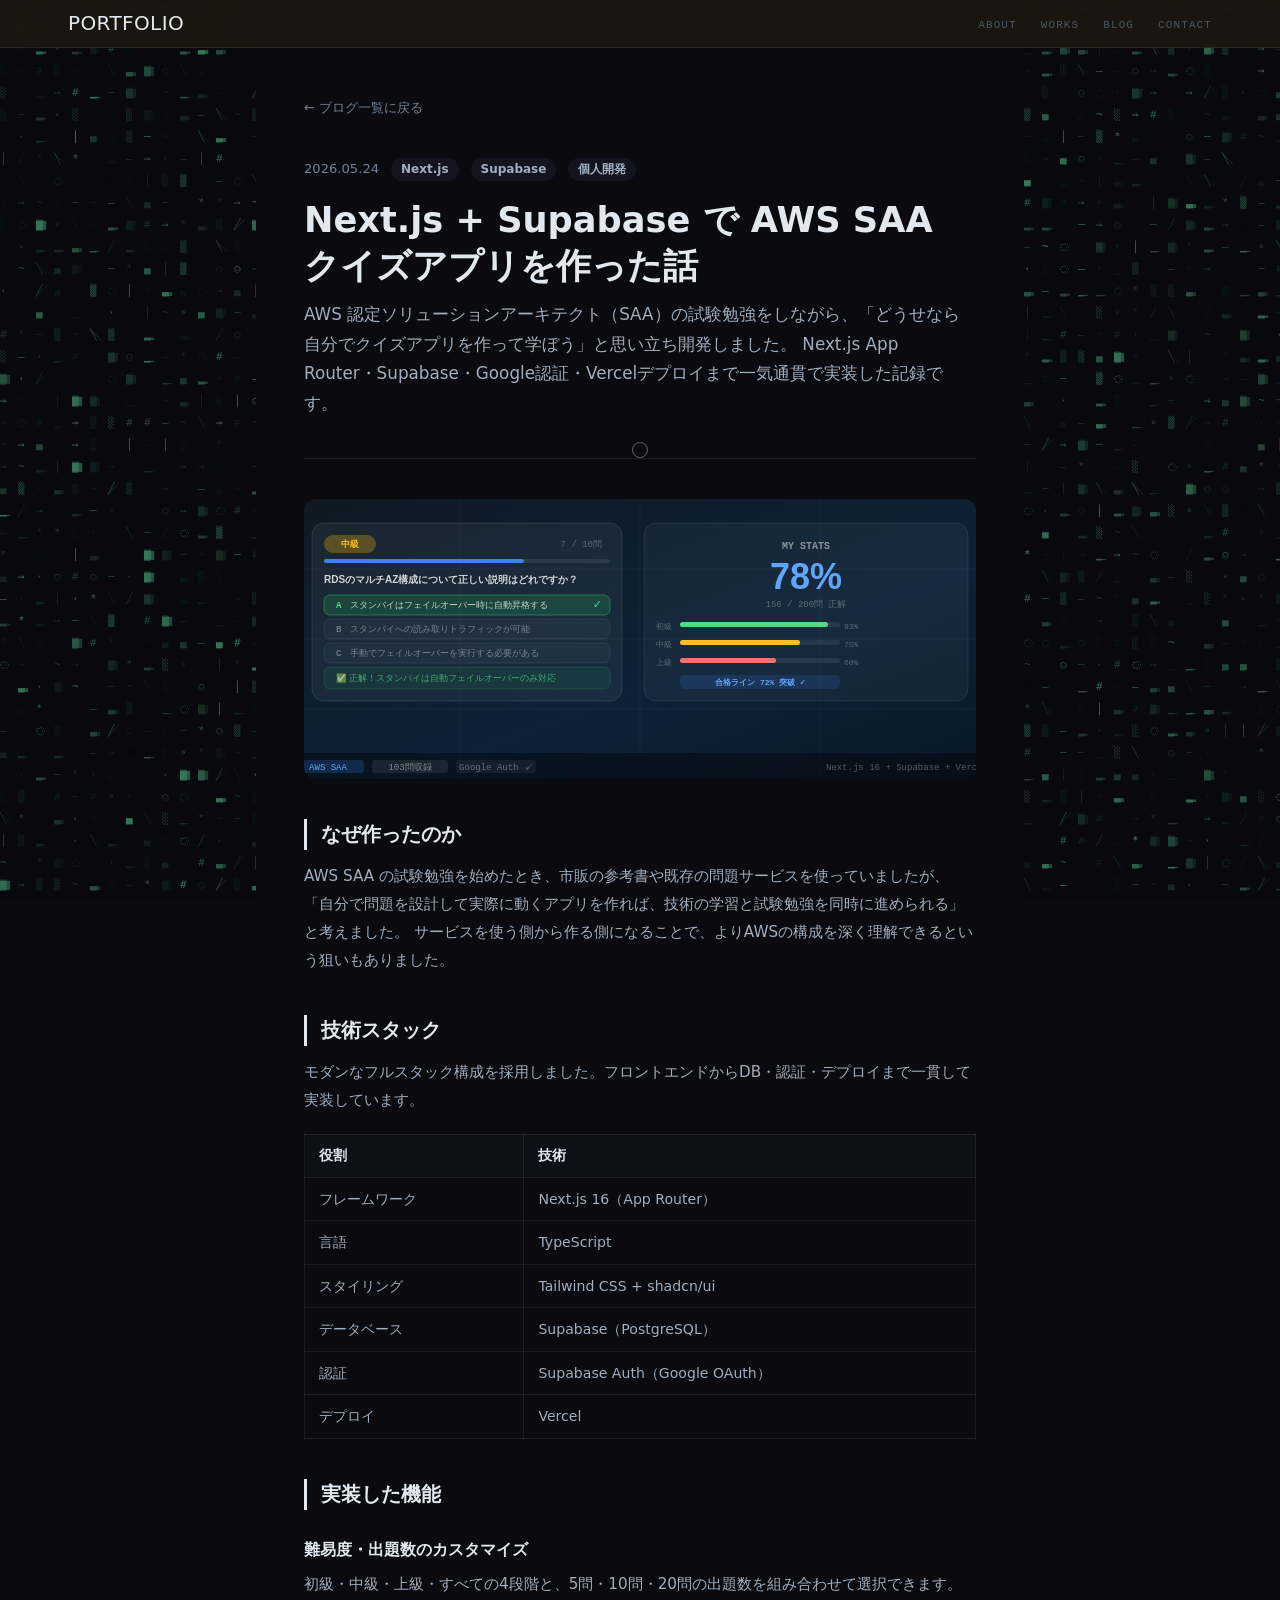
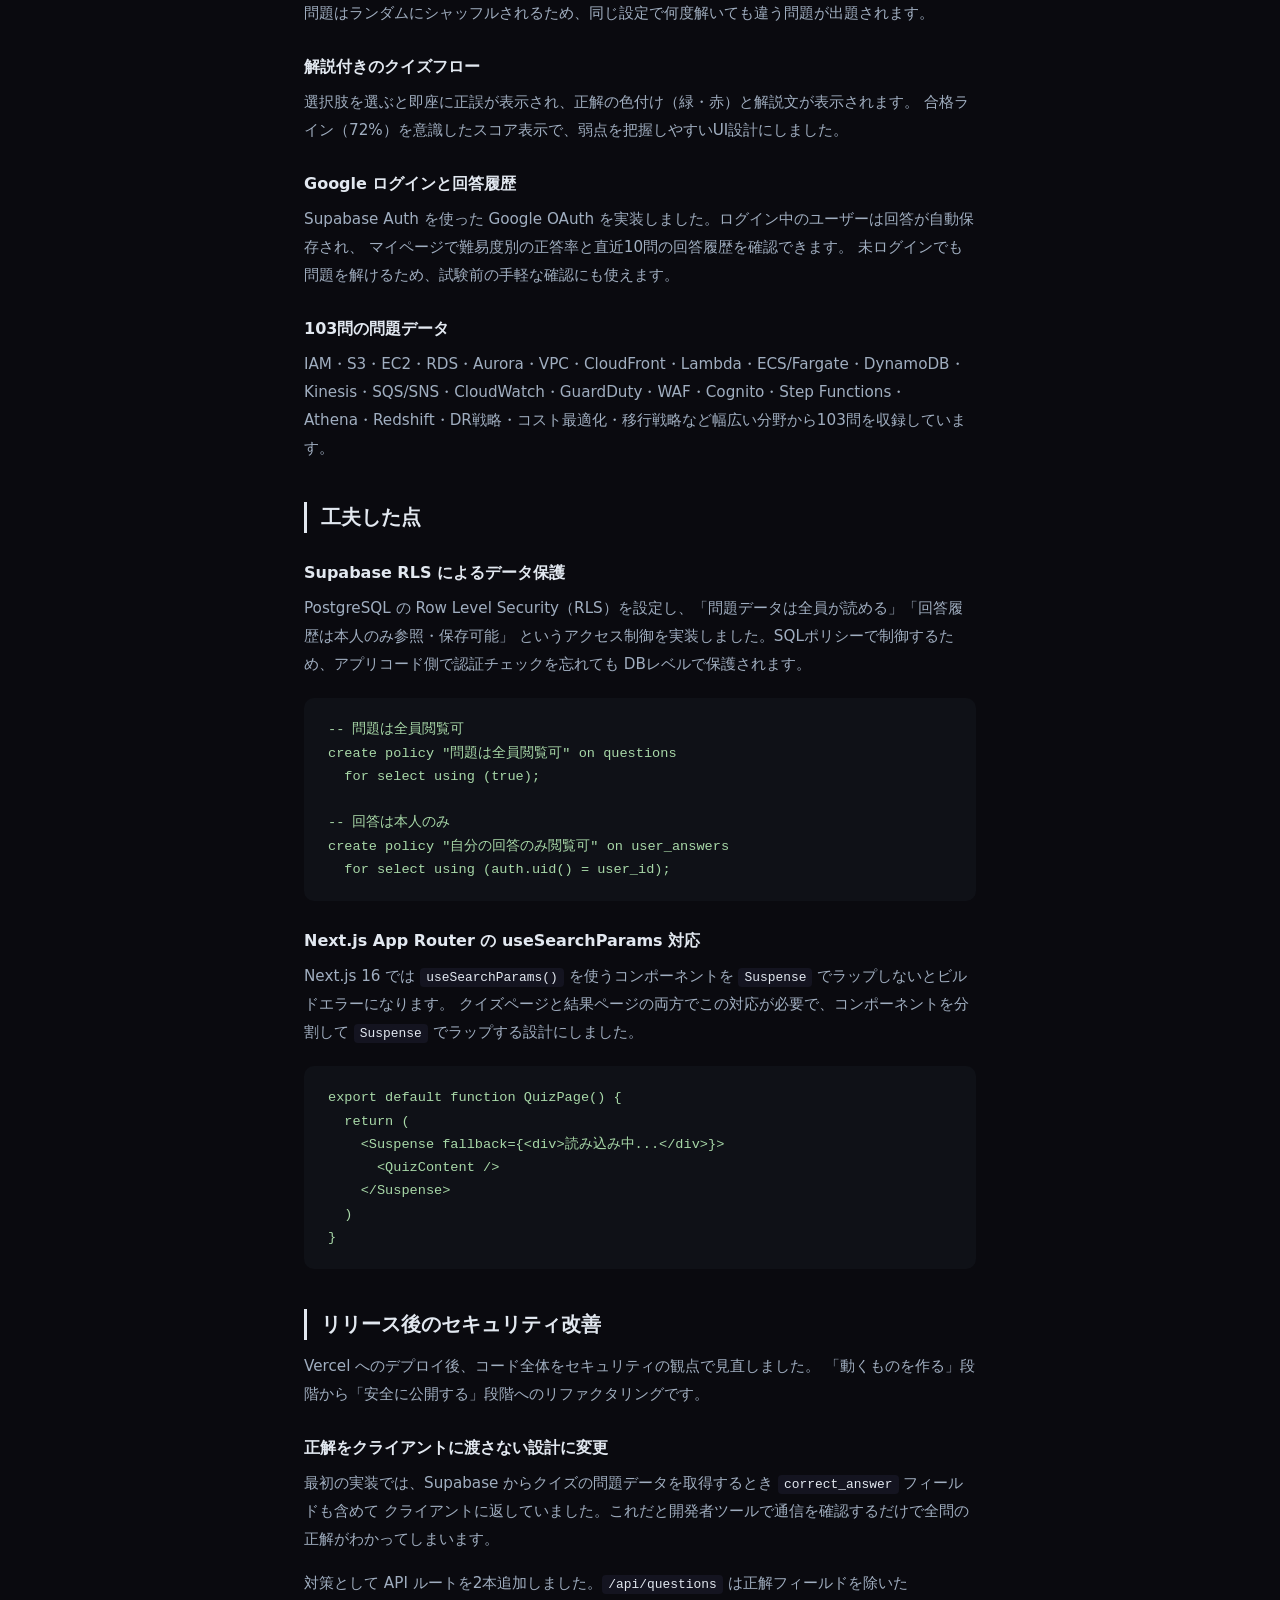
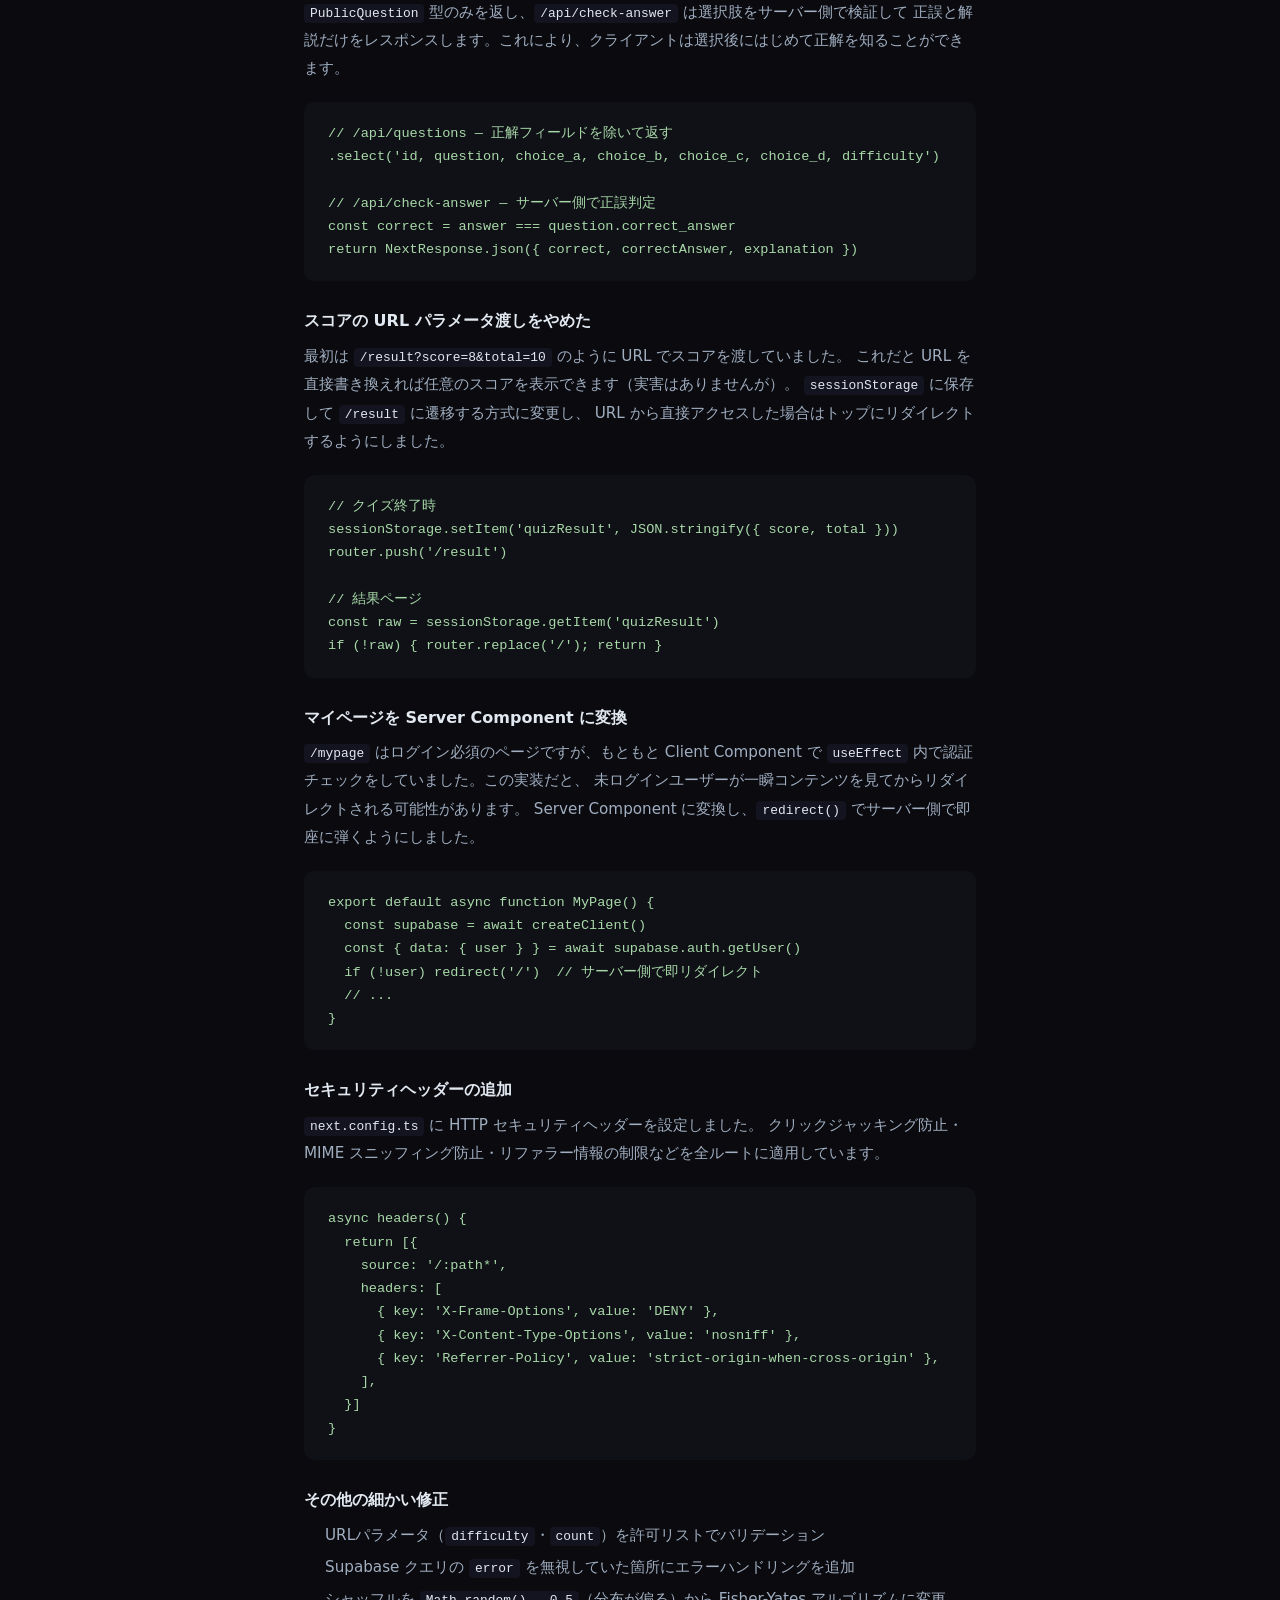
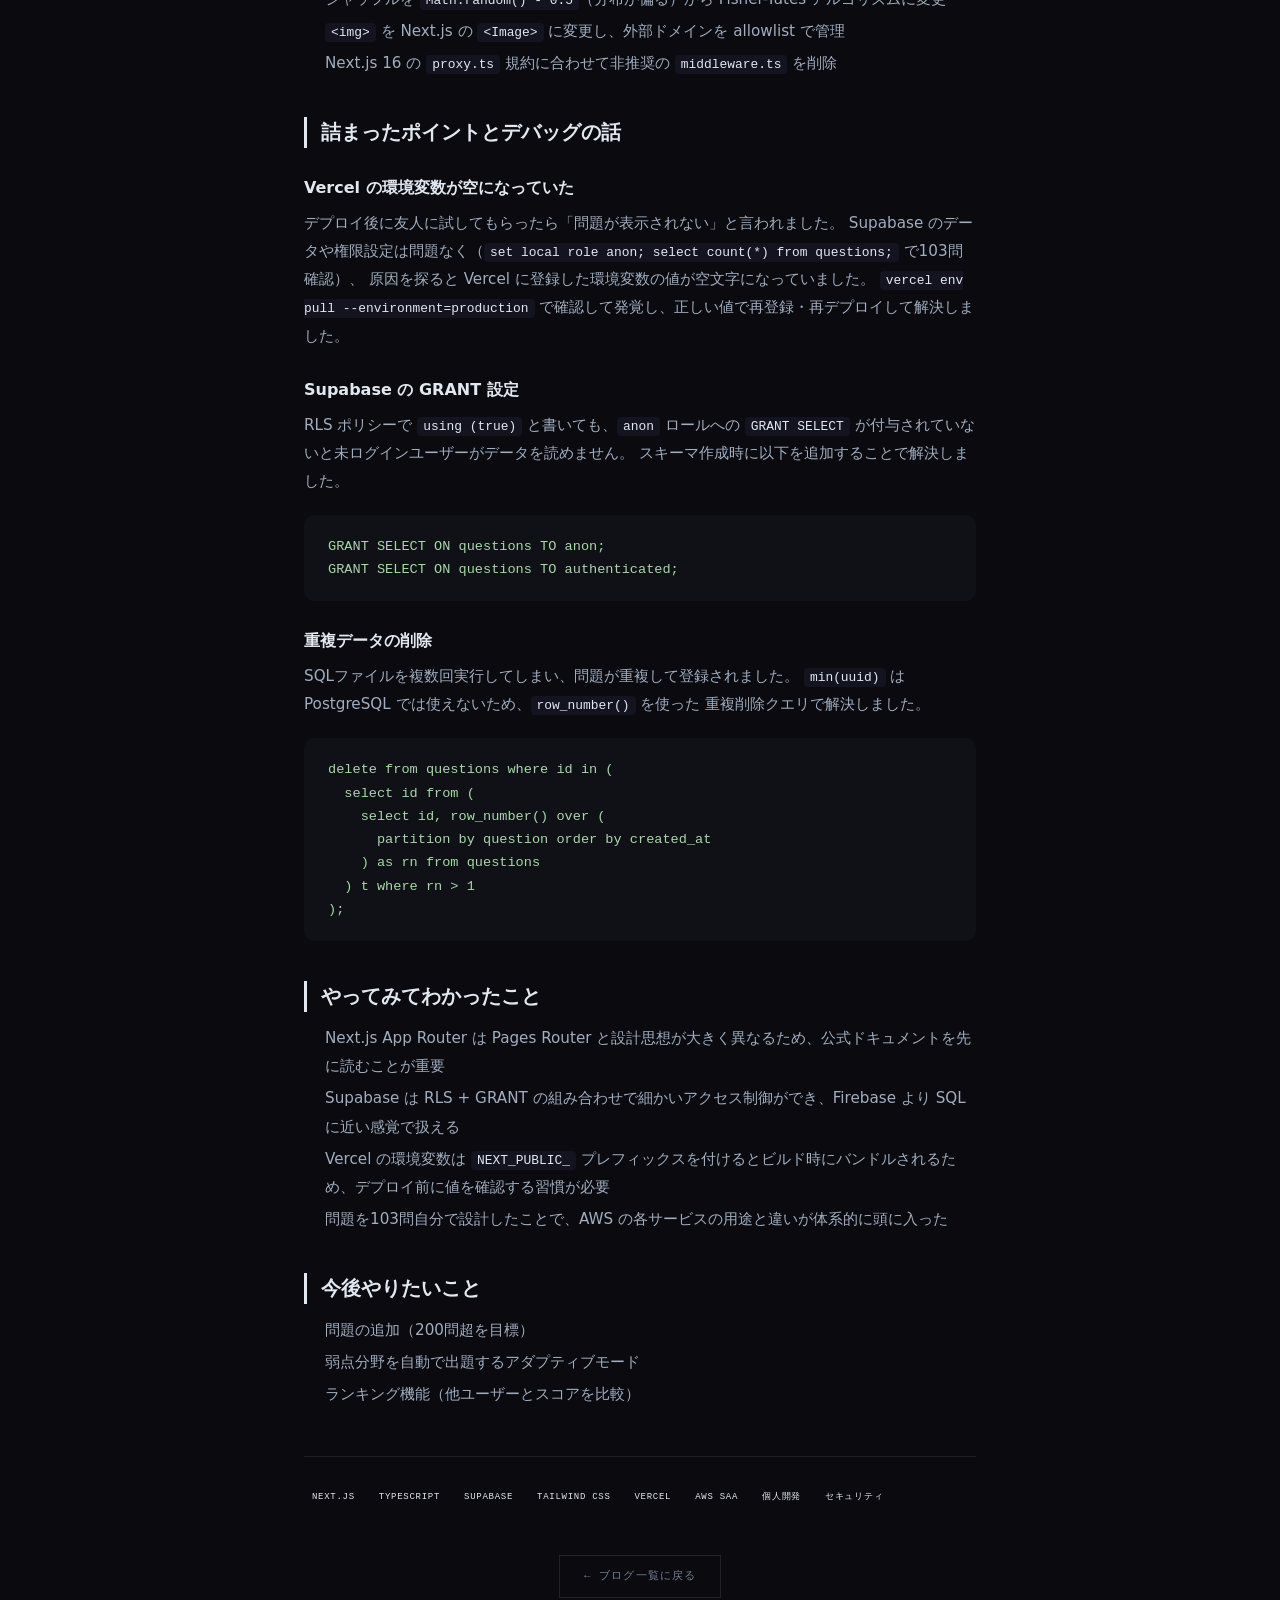
<file: blog/saa-quiz.html>
<!DOCTYPE html>
<html lang="ja">
<head>
  <meta charset="UTF-8">
  <meta name="viewport" content="width=device-width, initial-scale=1.0">
  <title>Next.js + Supabase で AWS SAA クイズアプリを作った話 | Portfolio</title>
  <link rel="preconnect" href="https://fonts.googleapis.com">
  <link href="https://fonts.googleapis.com/css2?family=Inter:wght@300;400;500;600;700;800&family=Noto+Sans+JP:wght@300;400;500;700&display=swap" rel="stylesheet">
  <link rel="icon" href="/favicon.svg" type="image/svg+xml" />
  <link rel="stylesheet" href="../style.css">
<style>
  /* ── Blog nav override ── */
  .nav {
    position: fixed; top: 0; left: 0; right: 0;
    height: var(--nav-height);
    background: rgba(28, 24, 16, 0.92);
    backdrop-filter: blur(12px);
    border-bottom: 1px solid var(--color-border);
    z-index: 80;
    display: flex; align-items: center;
  }
  .nav__inner {
    width: 100%; max-width: 1200px; margin: 0 auto;
    padding: 0 28px;
    display: flex; align-items: center; justify-content: space-between;
  }
  .nav__logo {
    font-family: var(--display);
    font-size: 20px; color: var(--ink);
    letter-spacing: 0.02em; text-transform: uppercase;
    text-decoration: none;
  }
  .nav__links { display: flex; gap: 24px; list-style: none; }
  .nav__links a {
    font-family: var(--mono); font-size: 11px;
    color: var(--ink-dim); letter-spacing: 0.1em;
    text-transform: uppercase; text-decoration: none;
    transition: color .2s;
  }
  .nav__links a:hover { color: var(--glow); }
  .tag {
    display: inline-block;
    font-family: var(--mono); font-size: 10px;
    letter-spacing: 0.08em; text-transform: uppercase;
    padding: 3px 10px;
    border: 1px solid var(--glow-soft);
    color: var(--glow);
  }
  .tag--sm { font-size: 9px; padding: 2px 8px; }
  .btn { display: inline-block; padding: 12px 24px; text-decoration: none; }
  .btn--outline {
    font-family: var(--mono); font-size: 11px;
    letter-spacing: 0.1em; text-transform: uppercase;
    border: 1px solid var(--line-2); color: var(--ink-mid);
    transition: border-color .25s, color .25s;
  }
  .btn--outline:hover { border-color: var(--glow); color: var(--glow); }
  .pipeline {
    display: flex; align-items: center; gap: 8px;
    flex-wrap: wrap;
    background: var(--color-surface);
    border-radius: 10px;
    padding: 16px 20px; margin: 20px 0;
    font-size: 0.85rem; color: var(--color-text-mid);
  }
  .pipeline__step {
    background: var(--color-bg);
    border: 1px solid var(--color-border);
    border-radius: 6px;
    padding: 6px 12px;
    font-weight: 500; color: var(--color-text);
    white-space: nowrap;
  }
  .pipeline__arrow { color: var(--color-text-muted); }
</style>
  <style>
    .article-wrap {
      max-width: 720px;
      margin: 0 auto;
      padding: calc(var(--nav-height) + 48px) 24px 80px;
    }
    .article-back {
      display: inline-flex;
      align-items: center;
      gap: 6px;
      font-size: 0.82rem;
      color: var(--color-text-muted);
      text-decoration: none;
      margin-bottom: 40px;
      transition: color var(--transition);
    }
    .article-back:hover { color: var(--color-text); }

    .article-meta {
      display: flex;
      align-items: center;
      gap: 12px;
      margin-bottom: 16px;
    }
    .article-date { font-size: 0.82rem; color: var(--color-text-muted); }
    .article-tag {
      font-size: 0.75rem;
      font-weight: 600;
      padding: 2px 10px;
      border-radius: 20px;
      background: var(--color-surface2);
      color: var(--color-text-mid);
    }

    .article-title {
      font-size: clamp(1.6rem, 4vw, 2.2rem);
      font-weight: 800;
      line-height: 1.3;
      margin-bottom: 12px;
      color: var(--color-text);
    }
    .article-lead {
      font-size: 1.05rem;
      color: var(--color-text-mid);
      line-height: 1.75;
      margin-bottom: 40px;
      padding-bottom: 40px;
      border-bottom: 1px solid var(--color-border);
    }

    .article-hero {
      border-radius: 12px;
      overflow: hidden;
      margin-bottom: 40px;
      background: linear-gradient(160deg, #0f1923 0%, #0d2137 60%, #0a1828 100%);
      height: 280px;
      position: relative;
    }

    .article-body h2 {
      font-size: 1.25rem;
      font-weight: 700;
      margin: 40px 0 12px;
      padding-left: 14px;
      border-left: 3px solid var(--color-text);
    }
    .article-body h3 {
      font-size: 1rem;
      font-weight: 700;
      margin: 28px 0 8px;
      color: var(--color-text);
    }
    .article-body p {
      font-size: 0.95rem;
      line-height: 1.85;
      color: var(--color-text-mid);
      margin-bottom: 16px;
    }
    .article-body ul, .article-body ol {
      padding-left: 1.4em;
      margin-bottom: 16px;
    }
    .article-body li {
      font-size: 0.95rem;
      line-height: 1.85;
      color: var(--color-text-mid);
      margin-bottom: 4px;
    }
    .article-body code {
      font-family: 'SF Mono', 'Fira Code', monospace;
      font-size: 0.85em;
      background: var(--color-surface2);
      padding: 2px 6px;
      border-radius: 4px;
      color: var(--color-text);
    }
    .article-body pre {
      background: #0f1117;
      border-radius: 10px;
      padding: 20px 24px;
      overflow-x: auto;
      margin: 20px 0;
    }
    .article-body pre code {
      background: none;
      padding: 0;
      font-size: 0.85rem;
      color: #a8d8a8;
      line-height: 1.7;
    }

    .article-body table {
      width: 100%;
      border-collapse: collapse;
      font-size: 0.88rem;
      margin: 20px 0;
    }
    .article-body th {
      background: var(--color-surface);
      padding: 10px 14px;
      text-align: left;
      font-weight: 600;
      border: 1px solid var(--color-border);
    }
    .article-body td {
      padding: 10px 14px;
      border: 1px solid var(--color-border);
      color: var(--color-text-mid);
      line-height: 1.6;
    }

    .article-tags {
      display: flex;
      flex-wrap: wrap;
      gap: 8px;
      margin-top: 48px;
      padding-top: 32px;
      border-top: 1px solid var(--color-border);
    }

    .article-footer {
      margin-top: 48px;
      text-align: center;
    }
  </style>
</head>
<body>
<canvas class="blog-canvas-left"  id="blog-canvas-left"  aria-hidden="true"></canvas>
<canvas class="blog-canvas-right" id="blog-canvas-right" aria-hidden="true"></canvas>
<!-- CURSOR -->
<div class="cur" id="cursor" aria-hidden="true"></div>


  <!-- Nav -->
  <nav class="nav">
    <div class="nav__inner">
      <a href="../index.html" class="nav__logo">Portfolio</a>
      <ul class="nav__links">
        <li><a href="../index.html#about">About</a></li>
        <li><a href="../index.html#works">Works</a></li>
        <li><a href="../index.html#blog">Blog</a></li>
        <li><a href="../index.html#contact">Contact</a></li>
      </ul>
    </div>
  </nav>

  <div class="article-wrap">

    <a href="../index.html#blog" class="article-back">← ブログ一覧に戻る</a>

    <div class="article-meta">
      <span class="article-date">2026.05.24</span>
      <span class="article-tag">Next.js</span>
      <span class="article-tag">Supabase</span>
      <span class="article-tag">個人開発</span>
    </div>

    <h1 class="article-title">Next.js + Supabase で AWS SAA クイズアプリを作った話</h1>
    <p class="article-lead">
      AWS 認定ソリューションアーキテクト（SAA）の試験勉強をしながら、「どうせなら自分でクイズアプリを作って学ぼう」と思い立ち開発しました。
      Next.js App Router・Supabase・Google認証・Vercelデプロイまで一気通貫で実装した記録です。
    </p>

    <!-- ヒーローイラスト -->
    <div class="article-hero">
      <svg viewBox="0 0 720 280" preserveAspectRatio="xMidYMid slice"
           style="position:absolute;inset:0;width:100%;height:100%"
           xmlns="http://www.w3.org/2000/svg">
        <!-- グリッド -->
        <line x1="0" y1="70"  x2="720" y2="70"  stroke="rgba(255,255,255,0.04)" stroke-width="1"/>
        <line x1="0" y1="140" x2="720" y2="140" stroke="rgba(255,255,255,0.04)" stroke-width="1"/>
        <line x1="0" y1="210" x2="720" y2="210" stroke="rgba(255,255,255,0.04)" stroke-width="1"/>
        <line x1="180" y1="0" x2="180" y2="280" stroke="rgba(255,255,255,0.03)" stroke-width="1"/>
        <line x1="360" y1="0" x2="360" y2="280" stroke="rgba(255,255,255,0.03)" stroke-width="1"/>
        <line x1="540" y1="0" x2="540" y2="280" stroke="rgba(255,255,255,0.03)" stroke-width="1"/>

        <!-- クイズカード（左） -->
        <rect x="32" y="24" width="310" height="178" rx="12" fill="rgba(255,255,255,0.05)" stroke="rgba(255,255,255,0.1)" stroke-width="1"/>
        <!-- ヘッダー -->
        <rect x="44" y="36" width="52" height="18" rx="9" fill="rgba(234,179,8,0.3)"/>
        <text x="70" y="48" fill="#fbbf24" font-size="9" font-family="sans-serif" font-weight="700" text-anchor="middle">中級</text>
        <text x="322" y="48" fill="rgba(255,255,255,0.3)" font-size="9" font-family="monospace" text-anchor="end">7 / 10問</text>
        <!-- プログレスバー -->
        <rect x="44" y="60" width="286" height="4" rx="2" fill="rgba(255,255,255,0.08)"/>
        <rect x="44" y="60" width="200" height="4" rx="2" fill="#3b82f6"/>
        <!-- 問題文 -->
        <text x="44" y="84" fill="rgba(255,255,255,0.8)" font-size="10" font-family="sans-serif" font-weight="600">RDSのマルチAZ構成について正しい説明はどれですか？</text>
        <!-- 選択肢A（正解） -->
        <rect x="44" y="96" width="286" height="20" rx="6" fill="rgba(34,197,94,0.18)" stroke="rgba(34,197,94,0.5)" stroke-width="1"/>
        <text x="56" y="109" fill="#4ade80" font-size="9" font-family="monospace" font-weight="700">A</text>
        <text x="70" y="109" fill="rgba(255,255,255,0.75)" font-size="9" font-family="sans-serif">スタンバイはフェイルオーバー時に自動昇格する</text>
        <text x="322" y="109" fill="#4ade80" font-size="11" text-anchor="end">✓</text>
        <!-- 選択肢B -->
        <rect x="44" y="120" width="286" height="20" rx="6" fill="rgba(255,255,255,0.03)" stroke="rgba(255,255,255,0.07)" stroke-width="1"/>
        <text x="56" y="133" fill="rgba(255,255,255,0.35)" font-size="9" font-family="monospace" font-weight="700">B</text>
        <text x="70" y="133" fill="rgba(255,255,255,0.4)" font-size="9" font-family="sans-serif">スタンバイへの読み取りトラフィックが可能</text>
        <!-- 選択肢C -->
        <rect x="44" y="144" width="286" height="20" rx="6" fill="rgba(255,255,255,0.03)" stroke="rgba(255,255,255,0.07)" stroke-width="1"/>
        <text x="56" y="157" fill="rgba(255,255,255,0.35)" font-size="9" font-family="monospace" font-weight="700">C</text>
        <text x="70" y="157" fill="rgba(255,255,255,0.4)" font-size="9" font-family="sans-serif">手動でフェイルオーバーを実行する必要がある</text>
        <!-- 解説 -->
        <rect x="44" y="168" width="286" height="22" rx="6" fill="rgba(34,197,94,0.08)" stroke="rgba(34,197,94,0.2)" stroke-width="1"/>
        <text x="56" y="182" fill="rgba(74,222,128,0.7)" font-size="8.5" font-family="sans-serif">✅ 正解！スタンバイは自動フェイルオーバーのみ対応</text>

        <!-- 右パネル：マイページ統計 -->
        <rect x="364" y="24" width="324" height="178" rx="12" fill="rgba(255,255,255,0.04)" stroke="rgba(255,255,255,0.08)" stroke-width="1"/>
        <text x="526" y="50" fill="rgba(255,255,255,0.5)" font-size="10" font-family="monospace" font-weight="700" text-anchor="middle">MY STATS</text>
        <!-- 総合正答率 -->
        <text x="526" y="90" fill="#60a5fa" font-size="36" font-weight="800" font-family="sans-serif" text-anchor="middle">78%</text>
        <text x="526" y="108" fill="rgba(255,255,255,0.3)" font-size="9" font-family="monospace" text-anchor="middle">156 / 200問 正解</text>
        <!-- 難易度バー -->
        <text x="376" y="130" fill="rgba(255,255,255,0.3)" font-size="8" font-family="monospace">初級</text>
        <rect x="400" y="123" width="160" height="5" rx="2.5" fill="rgba(255,255,255,0.07)"/>
        <rect x="400" y="123" width="148" height="5" rx="2.5" fill="#4ade80"/>
        <text x="564" y="130" fill="rgba(255,255,255,0.3)" font-size="8" font-family="monospace">93%</text>
        <text x="376" y="148" fill="rgba(255,255,255,0.3)" font-size="8" font-family="monospace">中級</text>
        <rect x="400" y="141" width="160" height="5" rx="2.5" fill="rgba(255,255,255,0.07)"/>
        <rect x="400" y="141" width="120" height="5" rx="2.5" fill="#fbbf24"/>
        <text x="564" y="148" fill="rgba(255,255,255,0.3)" font-size="8" font-family="monospace">75%</text>
        <text x="376" y="166" fill="rgba(255,255,255,0.3)" font-size="8" font-family="monospace">上級</text>
        <rect x="400" y="159" width="160" height="5" rx="2.5" fill="rgba(255,255,255,0.07)"/>
        <rect x="400" y="159" width="96" height="5" rx="2.5" fill="#f87171"/>
        <text x="564" y="166" fill="rgba(255,255,255,0.3)" font-size="8" font-family="monospace">60%</text>
        <!-- 合格ライン -->
        <rect x="400" y="176" width="160" height="14" rx="5" fill="rgba(59,130,246,0.15)"/>
        <text x="480" y="186" fill="#60a5fa" font-size="8" font-family="monospace" font-weight="700" text-anchor="middle">合格ライン 72% 突破 ✓</text>

        <!-- ステータスバー -->
        <rect x="0" y="254" width="720" height="26" fill="rgba(0,0,0,0.4)"/>
        <rect x="12" y="261" width="72" height="13" rx="3" fill="rgba(59,130,246,0.2)"/>
        <text x="48" y="271" fill="#60a5fa" font-size="9" font-family="monospace" text-anchor="middle">AWS SAA</text>
        <rect x="92" y="261" width="76" height="13" rx="3" fill="rgba(255,255,255,0.07)"/>
        <text x="130" y="271" fill="rgba(255,255,255,0.45)" font-size="9" font-family="monospace" text-anchor="middle">103問収録</text>
        <rect x="176" y="261" width="80" height="13" rx="3" fill="rgba(255,255,255,0.05)"/>
        <text x="216" y="271" fill="rgba(255,255,255,0.35)" font-size="9" font-family="monospace" text-anchor="middle">Google Auth ✓</text>
        <text x="708" y="271" fill="rgba(255,255,255,0.3)" font-size="9" font-family="monospace" text-anchor="end">Next.js 16 + Supabase + Vercel</text>
      </svg>
    </div>

    <!-- 本文 -->
    <div class="article-body">

      <h2>なぜ作ったのか</h2>
      <p>
        AWS SAA の試験勉強を始めたとき、市販の参考書や既存の問題サービスを使っていましたが、
        「自分で問題を設計して実際に動くアプリを作れば、技術の学習と試験勉強を同時に進められる」と考えました。
        サービスを使う側から作る側になることで、よりAWSの構成を深く理解できるという狙いもありました。
      </p>

      <h2>技術スタック</h2>
      <p>モダンなフルスタック構成を採用しました。フロントエンドからDB・認証・デプロイまで一貫して実装しています。</p>

      <table>
        <tr><th>役割</th><th>技術</th></tr>
        <tr><td>フレームワーク</td><td>Next.js 16（App Router）</td></tr>
        <tr><td>言語</td><td>TypeScript</td></tr>
        <tr><td>スタイリング</td><td>Tailwind CSS + shadcn/ui</td></tr>
        <tr><td>データベース</td><td>Supabase（PostgreSQL）</td></tr>
        <tr><td>認証</td><td>Supabase Auth（Google OAuth）</td></tr>
        <tr><td>デプロイ</td><td>Vercel</td></tr>
      </table>

      <h2>実装した機能</h2>

      <h3>難易度・出題数のカスタマイズ</h3>
      <p>
        初級・中級・上級・すべての4段階と、5問・10問・20問の出題数を組み合わせて選択できます。
        問題はランダムにシャッフルされるため、同じ設定で何度解いても違う問題が出題されます。
      </p>

      <h3>解説付きのクイズフロー</h3>
      <p>
        選択肢を選ぶと即座に正誤が表示され、正解の色付け（緑・赤）と解説文が表示されます。
        合格ライン（72%）を意識したスコア表示で、弱点を把握しやすいUI設計にしました。
      </p>

      <h3>Google ログインと回答履歴</h3>
      <p>
        Supabase Auth を使った Google OAuth を実装しました。ログイン中のユーザーは回答が自動保存され、
        マイページで難易度別の正答率と直近10問の回答履歴を確認できます。
        未ログインでも問題を解けるため、試験前の手軽な確認にも使えます。
      </p>

      <h3>103問の問題データ</h3>
      <p>
        IAM・S3・EC2・RDS・Aurora・VPC・CloudFront・Lambda・ECS/Fargate・DynamoDB・
        Kinesis・SQS/SNS・CloudWatch・GuardDuty・WAF・Cognito・Step Functions・
        Athena・Redshift・DR戦略・コスト最適化・移行戦略など幅広い分野から103問を収録しています。
      </p>

      <h2>工夫した点</h2>

      <h3>Supabase RLS によるデータ保護</h3>
      <p>
        PostgreSQL の Row Level Security（RLS）を設定し、「問題データは全員が読める」「回答履歴は本人のみ参照・保存可能」
        というアクセス制御を実装しました。SQLポリシーで制御するため、アプリコード側で認証チェックを忘れても
        DBレベルで保護されます。
      </p>
      <pre><code>-- 問題は全員閲覧可
create policy "問題は全員閲覧可" on questions
  for select using (true);

-- 回答は本人のみ
create policy "自分の回答のみ閲覧可" on user_answers
  for select using (auth.uid() = user_id);</code></pre>

      <h3>Next.js App Router の useSearchParams 対応</h3>
      <p>
        Next.js 16 では <code>useSearchParams()</code> を使うコンポーネントを
        <code>Suspense</code> でラップしないとビルドエラーになります。
        クイズページと結果ページの両方でこの対応が必要で、コンポーネントを分割して
        <code>Suspense</code> でラップする設計にしました。
      </p>
      <pre><code>export default function QuizPage() {
  return (
    &lt;Suspense fallback={&lt;div&gt;読み込み中...&lt;/div&gt;}&gt;
      &lt;QuizContent /&gt;
    &lt;/Suspense&gt;
  )
}</code></pre>

      <h2>リリース後のセキュリティ改善</h2>
      <p>
        Vercel へのデプロイ後、コード全体をセキュリティの観点で見直しました。
        「動くものを作る」段階から「安全に公開する」段階へのリファクタリングです。
      </p>

      <h3>正解をクライアントに渡さない設計に変更</h3>
      <p>
        最初の実装では、Supabase からクイズの問題データを取得するとき <code>correct_answer</code> フィールドも含めて
        クライアントに返していました。これだと開発者ツールで通信を確認するだけで全問の正解がわかってしまいます。
      </p>
      <p>
        対策として API ルートを2本追加しました。<code>/api/questions</code> は正解フィールドを除いた
        <code>PublicQuestion</code> 型のみを返し、<code>/api/check-answer</code> は選択肢をサーバー側で検証して
        正誤と解説だけをレスポンスします。これにより、クライアントは選択後にはじめて正解を知ることができます。
      </p>
      <pre><code>// /api/questions — 正解フィールドを除いて返す
.select('id, question, choice_a, choice_b, choice_c, choice_d, difficulty')

// /api/check-answer — サーバー側で正誤判定
const correct = answer === question.correct_answer
return NextResponse.json({ correct, correctAnswer, explanation })</code></pre>

      <h3>スコアの URL パラメータ渡しをやめた</h3>
      <p>
        最初は <code>/result?score=8&total=10</code> のように URL でスコアを渡していました。
        これだと URL を直接書き換えれば任意のスコアを表示できます（実害はありませんが）。
        <code>sessionStorage</code> に保存して <code>/result</code> に遷移する方式に変更し、
        URL から直接アクセスした場合はトップにリダイレクトするようにしました。
      </p>
      <pre><code>// クイズ終了時
sessionStorage.setItem('quizResult', JSON.stringify({ score, total }))
router.push('/result')

// 結果ページ
const raw = sessionStorage.getItem('quizResult')
if (!raw) { router.replace('/'); return }</code></pre>

      <h3>マイページを Server Component に変換</h3>
      <p>
        <code>/mypage</code> はログイン必須のページですが、もともと Client Component で
        <code>useEffect</code> 内で認証チェックをしていました。この実装だと、
        未ログインユーザーが一瞬コンテンツを見てからリダイレクトされる可能性があります。
        Server Component に変換し、<code>redirect()</code> でサーバー側で即座に弾くようにしました。
      </p>
      <pre><code>export default async function MyPage() {
  const supabase = await createClient()
  const { data: { user } } = await supabase.auth.getUser()
  if (!user) redirect('/')  // サーバー側で即リダイレクト
  // ...
}</code></pre>

      <h3>セキュリティヘッダーの追加</h3>
      <p>
        <code>next.config.ts</code> に HTTP セキュリティヘッダーを設定しました。
        クリックジャッキング防止・MIME スニッフィング防止・リファラー情報の制限などを全ルートに適用しています。
      </p>
      <pre><code>async headers() {
  return [{
    source: '/:path*',
    headers: [
      { key: 'X-Frame-Options', value: 'DENY' },
      { key: 'X-Content-Type-Options', value: 'nosniff' },
      { key: 'Referrer-Policy', value: 'strict-origin-when-cross-origin' },
    ],
  }]
}</code></pre>

      <h3>その他の細かい修正</h3>
      <ul>
        <li>URLパラメータ（<code>difficulty</code>・<code>count</code>）を許可リストでバリデーション</li>
        <li>Supabase クエリの <code>error</code> を無視していた箇所にエラーハンドリングを追加</li>
        <li>シャッフルを <code>Math.random() - 0.5</code>（分布が偏る）から Fisher-Yates アルゴリズムに変更</li>
        <li><code>&lt;img&gt;</code> を Next.js の <code>&lt;Image&gt;</code> に変更し、外部ドメインを allowlist で管理</li>
        <li>Next.js 16 の <code>proxy.ts</code> 規約に合わせて非推奨の <code>middleware.ts</code> を削除</li>
      </ul>

      <h2>詰まったポイントとデバッグの話</h2>

      <h3>Vercel の環境変数が空になっていた</h3>
      <p>
        デプロイ後に友人に試してもらったら「問題が表示されない」と言われました。
        Supabase のデータや権限設定は問題なく（<code>set local role anon; select count(*) from questions;</code> で103問確認）、
        原因を探ると Vercel に登録した環境変数の値が空文字になっていました。
        <code>vercel env pull --environment=production</code> で確認して発覚し、正しい値で再登録・再デプロイして解決しました。
      </p>

      <h3>Supabase の GRANT 設定</h3>
      <p>
        RLS ポリシーで <code>using (true)</code> と書いても、<code>anon</code> ロールへの
        <code>GRANT SELECT</code> が付与されていないと未ログインユーザーがデータを読めません。
        スキーマ作成時に以下を追加することで解決しました。
      </p>
      <pre><code>GRANT SELECT ON questions TO anon;
GRANT SELECT ON questions TO authenticated;</code></pre>

      <h3>重複データの削除</h3>
      <p>
        SQLファイルを複数回実行してしまい、問題が重複して登録されました。
        <code>min(uuid)</code> は PostgreSQL では使えないため、<code>row_number()</code> を使った
        重複削除クエリで解決しました。
      </p>
      <pre><code>delete from questions where id in (
  select id from (
    select id, row_number() over (
      partition by question order by created_at
    ) as rn from questions
  ) t where rn > 1
);</code></pre>

      <h2>やってみてわかったこと</h2>
      <ul>
        <li>Next.js App Router は Pages Router と設計思想が大きく異なるため、公式ドキュメントを先に読むことが重要</li>
        <li>Supabase は RLS + GRANT の組み合わせで細かいアクセス制御ができ、Firebase より SQL に近い感覚で扱える</li>
        <li>Vercel の環境変数は <code>NEXT_PUBLIC_</code> プレフィックスを付けるとビルド時にバンドルされるため、デプロイ前に値を確認する習慣が必要</li>
        <li>問題を103問自分で設計したことで、AWS の各サービスの用途と違いが体系的に頭に入った</li>
      </ul>

      <h2>今後やりたいこと</h2>
      <ul>
        <li>問題の追加（200問超を目標）</li>
        <li>弱点分野を自動で出題するアダプティブモード</li>
        <li>ランキング機能（他ユーザーとスコアを比較）</li>
      </ul>

    </div>

    <!-- タグ -->
    <div class="article-tags">
      <span class="tag tag--sm">Next.js</span>
      <span class="tag tag--sm">TypeScript</span>
      <span class="tag tag--sm">Supabase</span>
      <span class="tag tag--sm">Tailwind CSS</span>
      <span class="tag tag--sm">Vercel</span>
      <span class="tag tag--sm">AWS SAA</span>
      <span class="tag tag--sm">個人開発</span>
      <span class="tag tag--sm">セキュリティ</span>
    </div>

    <div class="article-footer">
      <a href="../index.html#blog" class="btn btn--outline">← ブログ一覧に戻る</a>
    </div>

  </div>


<script>
(function cursor(){
  const cur = document.getElementById('cursor');
  if (!cur) return;
  let cx = innerWidth / 2, cy = innerHeight / 2;
  let mx = cx, my = cy;
  addEventListener('mousemove', e => { mx = e.clientX; my = e.clientY; });
  addEventListener('mousedown', () => cur.classList.add('is-press'));
  addEventListener('mouseup',   () => cur.classList.remove('is-press'));
  (function loop(){
    cx += (mx - cx) * 0.28;
    cy += (my - cy) * 0.28;
    cur.style.transform = `translate(${cx}px, ${cy}px) translate(-50%,-50%)`;
    requestAnimationFrame(loop);
  })();
  document.querySelectorAll('a, button').forEach(el => {
    el.addEventListener('mouseenter', () => cur.classList.add('is-hover'));
    el.addEventListener('mouseleave', () => cur.classList.remove('is-hover'));
  });
})();
</script>
<script src="../blog-side-canvas.js" defer></script>
</body>
</html>
</file>
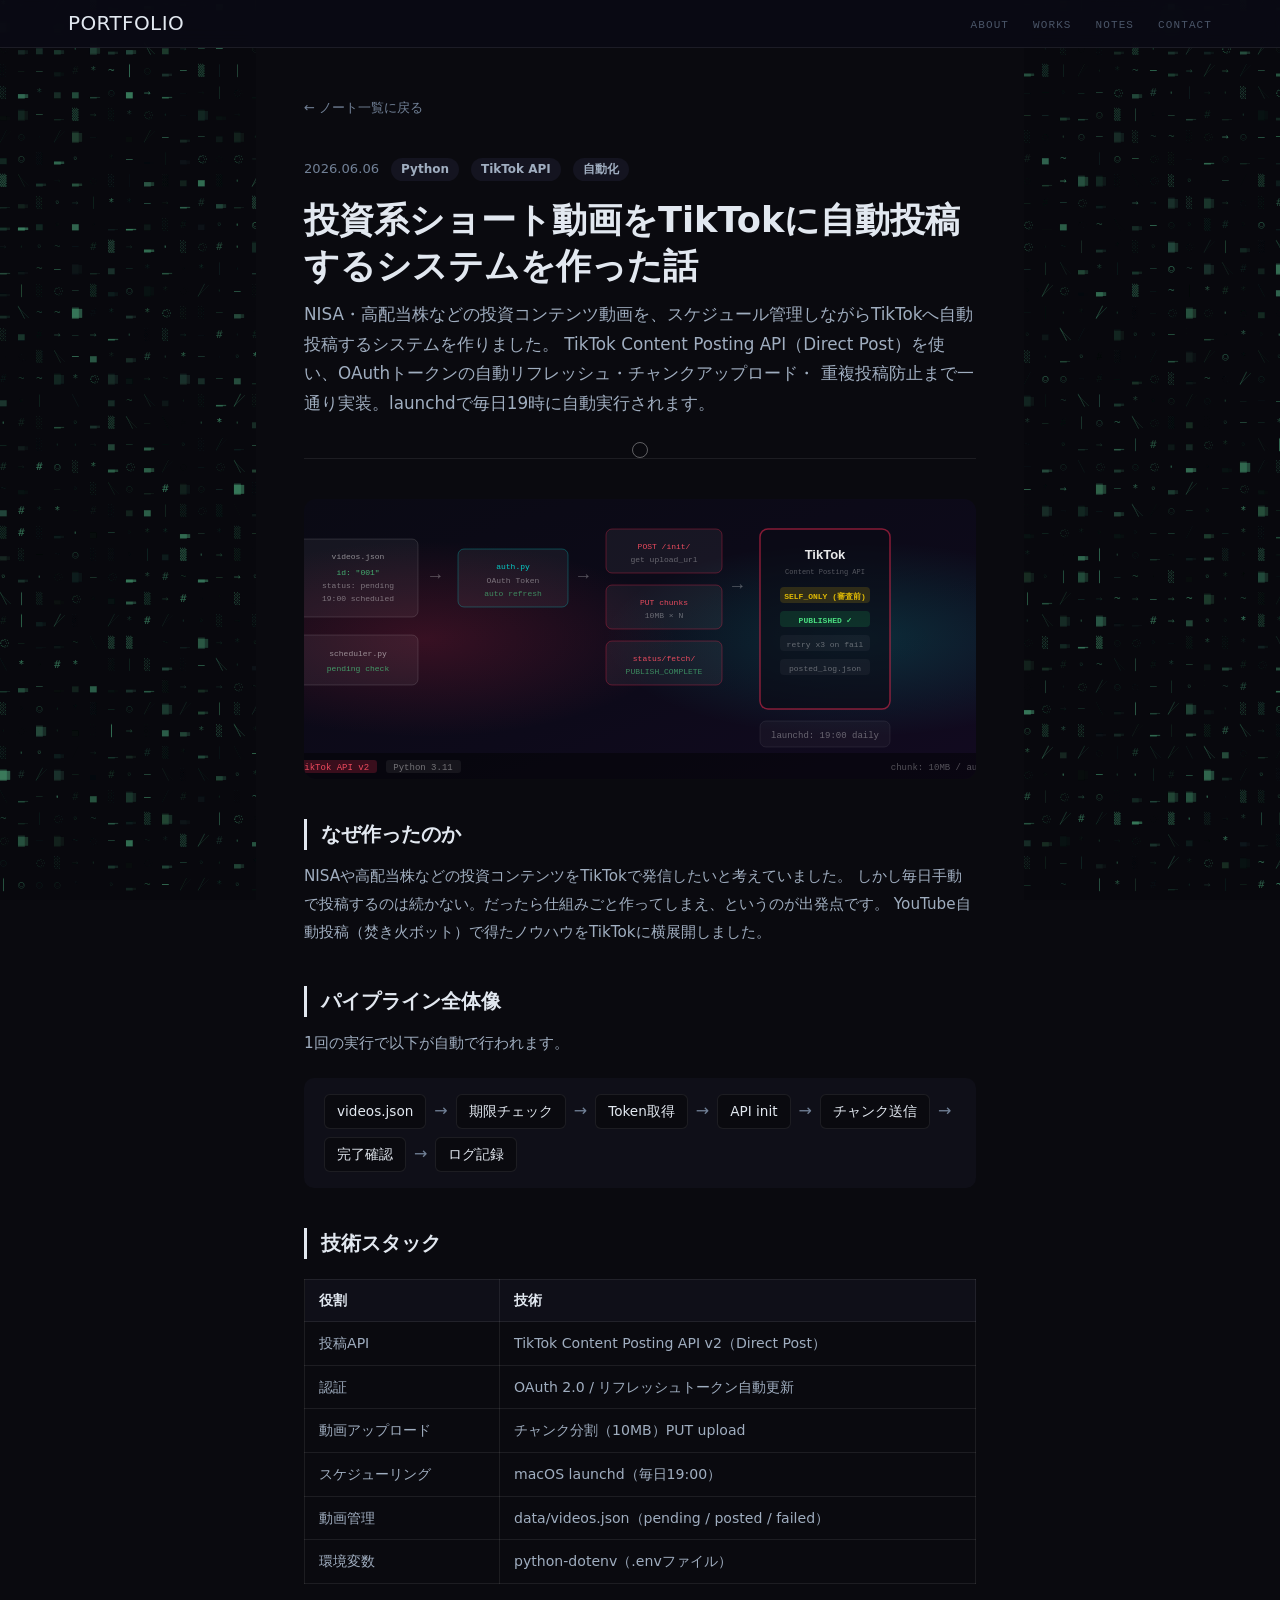
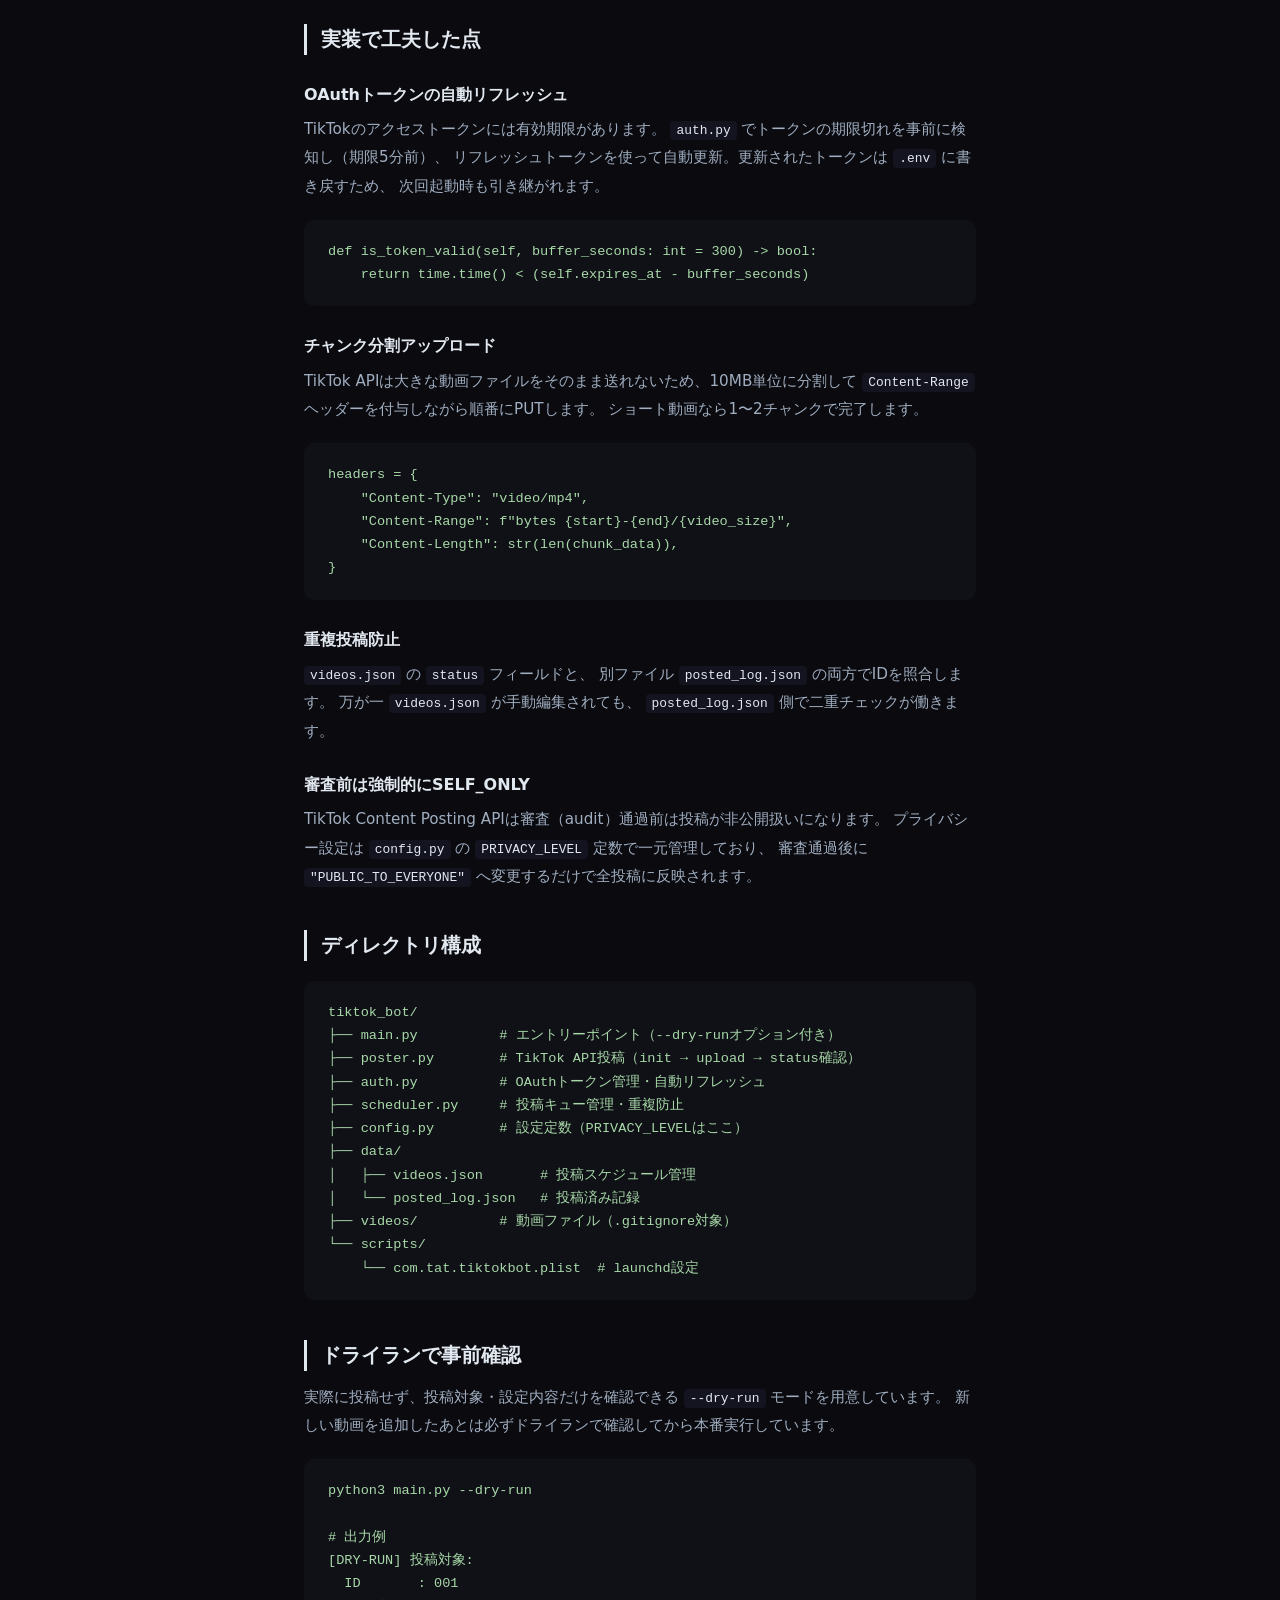
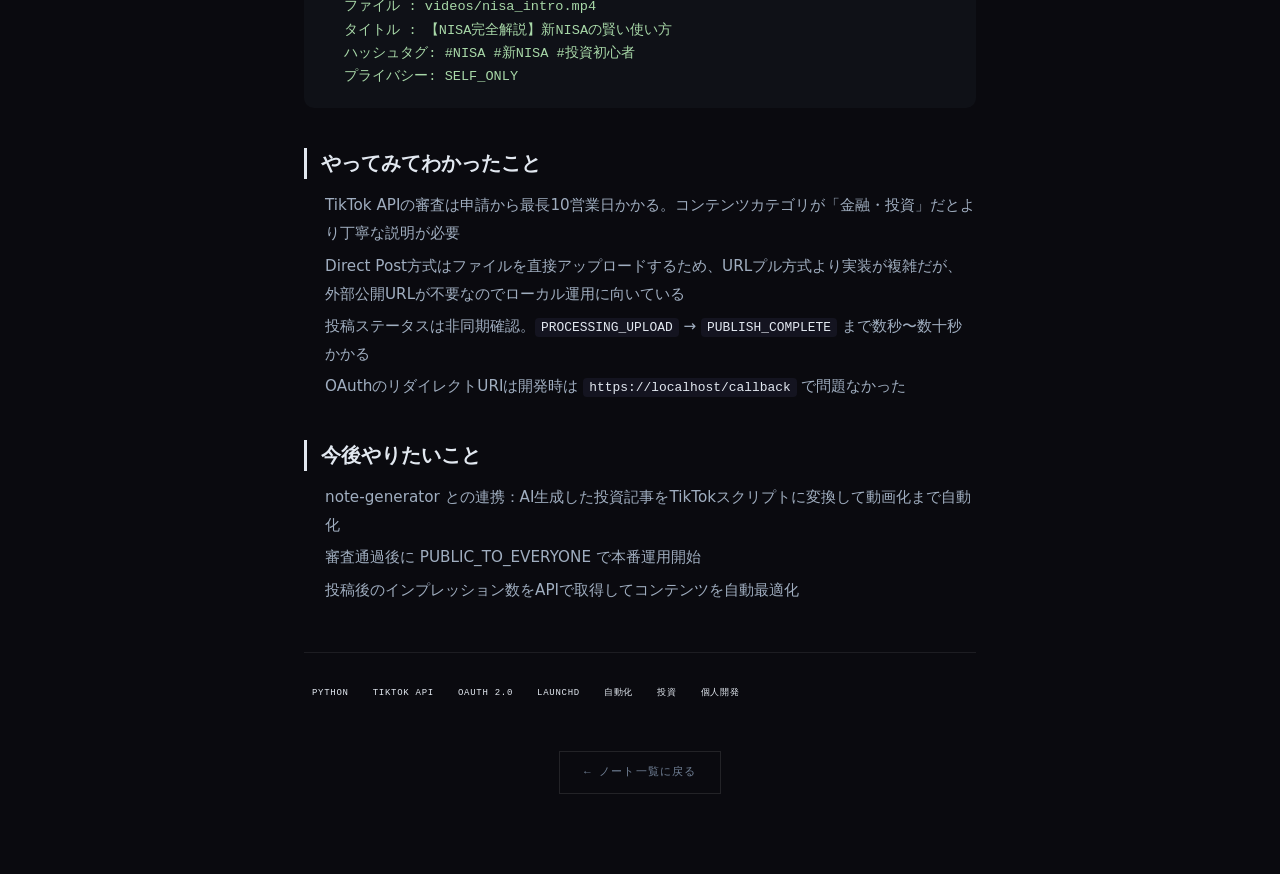
<file: blog/tiktok-bot.html>
<!DOCTYPE html>
<html lang="ja">
<head>
  <meta charset="UTF-8">
  <meta name="viewport" content="width=device-width, initial-scale=1.0">
  <title>投資系ショート動画をTikTokに自動投稿するシステムを作った話 | Portfolio</title>
  <link rel="preconnect" href="https://fonts.googleapis.com">
  <link href="https://fonts.googleapis.com/css2?family=Inter:wght@300;400;500;600;700;800&family=Noto+Sans+JP:wght@300;400;500;700&display=swap" rel="stylesheet">
  <link rel="icon" href="/favicon.svg" type="image/svg+xml" />
  <link rel="stylesheet" href="../style.css">
<style>
  .nav {
    position: fixed; top: 0; left: 0; right: 0;
    height: var(--nav-height);
    background: rgba(10, 10, 20, 0.92);
    backdrop-filter: blur(12px);
    border-bottom: 1px solid var(--color-border);
    z-index: 80;
    display: flex; align-items: center;
  }
  .nav__inner {
    width: 100%; max-width: 1200px; margin: 0 auto;
    padding: 0 28px;
    display: flex; align-items: center; justify-content: space-between;
  }
  .nav__logo {
    font-family: var(--display);
    font-size: 20px; color: var(--ink);
    letter-spacing: 0.02em; text-transform: uppercase;
    text-decoration: none;
  }
  .nav__links { display: flex; gap: 24px; list-style: none; }
  .nav__links a {
    font-family: var(--mono); font-size: 11px;
    color: var(--ink-dim); letter-spacing: 0.1em;
    text-transform: uppercase; text-decoration: none;
    transition: color .2s;
  }
  .nav__links a:hover { color: var(--glow); }
  .tag {
    display: inline-block;
    font-family: var(--mono); font-size: 10px;
    letter-spacing: 0.08em; text-transform: uppercase;
    padding: 3px 10px;
    border: 1px solid var(--glow-soft);
    color: var(--glow);
  }
  .tag--sm { font-size: 9px; padding: 2px 8px; }
  .btn { display: inline-block; padding: 12px 24px; text-decoration: none; }
  .btn--outline {
    font-family: var(--mono); font-size: 11px;
    letter-spacing: 0.1em; text-transform: uppercase;
    border: 1px solid var(--line-2); color: var(--ink-mid);
    transition: border-color .25s, color .25s;
  }
  .btn--outline:hover { border-color: var(--glow); color: var(--glow); }
  .article-wrap {
    max-width: 720px;
    margin: 0 auto;
    padding: calc(var(--nav-height) + 48px) 24px 80px;
  }
  .article-back {
    display: inline-flex;
    align-items: center;
    gap: 6px;
    font-size: 0.82rem;
    color: var(--color-text-muted);
    text-decoration: none;
    margin-bottom: 40px;
    transition: color var(--transition);
  }
  .article-back:hover { color: var(--color-text); }
  .article-meta {
    display: flex;
    align-items: center;
    gap: 12px;
    margin-bottom: 16px;
  }
  .article-date { font-size: 0.82rem; color: var(--color-text-muted); }
  .article-tag {
    font-size: 0.75rem;
    font-weight: 600;
    padding: 2px 10px;
    border-radius: 20px;
    background: var(--color-surface2);
    color: var(--color-text-mid);
  }
  .article-title {
    font-size: clamp(1.6rem, 4vw, 2.2rem);
    font-weight: 800;
    line-height: 1.3;
    margin-bottom: 12px;
    color: var(--color-text);
  }
  .article-lead {
    font-size: 1.05rem;
    color: var(--color-text-mid);
    line-height: 1.75;
    margin-bottom: 40px;
    padding-bottom: 40px;
    border-bottom: 1px solid var(--color-border);
  }
  .article-hero {
    border-radius: 12px;
    overflow: hidden;
    margin-bottom: 40px;
    background: linear-gradient(160deg, #0a0a14 0%, #0d0a1a 60%, #120a20 100%);
    height: 280px;
    position: relative;
  }
  .article-body h2 {
    font-size: 1.25rem;
    font-weight: 700;
    margin: 40px 0 12px;
    padding-left: 14px;
    border-left: 3px solid var(--color-text);
  }
  .article-body h3 {
    font-size: 1rem;
    font-weight: 700;
    margin: 28px 0 8px;
    color: var(--color-text);
  }
  .article-body p {
    font-size: 0.95rem;
    line-height: 1.85;
    color: var(--color-text-mid);
    margin-bottom: 16px;
  }
  .article-body ul, .article-body ol {
    padding-left: 1.4em;
    margin-bottom: 16px;
  }
  .article-body li {
    font-size: 0.95rem;
    line-height: 1.85;
    color: var(--color-text-mid);
    margin-bottom: 4px;
  }
  .article-body code {
    font-family: 'SF Mono', 'Fira Code', monospace;
    font-size: 0.85em;
    background: var(--color-surface2);
    padding: 2px 6px;
    border-radius: 4px;
    color: var(--color-text);
  }
  .article-body pre {
    background: #0f1117;
    border-radius: 10px;
    padding: 20px 24px;
    overflow-x: auto;
    margin: 20px 0;
  }
  .article-body pre code {
    background: none;
    padding: 0;
    font-size: 0.85rem;
    color: #a8d8a8;
    line-height: 1.7;
  }
  .article-body table {
    width: 100%;
    border-collapse: collapse;
    font-size: 0.88rem;
    margin: 20px 0;
  }
  .article-body th {
    background: var(--color-surface);
    padding: 10px 14px;
    text-align: left;
    font-weight: 600;
    border: 1px solid var(--color-border);
  }
  .article-body td {
    padding: 10px 14px;
    border: 1px solid var(--color-border);
    color: var(--color-text-mid);
    line-height: 1.6;
  }
  .article-tags {
    display: flex;
    flex-wrap: wrap;
    gap: 8px;
    margin-top: 48px;
    padding-top: 32px;
    border-top: 1px solid var(--color-border);
  }
  .article-footer {
    margin-top: 48px;
    text-align: center;
  }
  .pipeline {
    display: flex;
    align-items: center;
    gap: 8px;
    flex-wrap: wrap;
    background: var(--color-surface);
    border-radius: 10px;
    padding: 16px 20px;
    margin: 20px 0;
    font-size: 0.85rem;
    color: var(--color-text-mid);
  }
  .pipeline__step {
    background: var(--color-bg);
    border: 1px solid var(--color-border);
    border-radius: 6px;
    padding: 6px 12px;
    font-weight: 500;
    color: var(--color-text);
    white-space: nowrap;
  }
  .pipeline__arrow {
    color: var(--color-text-muted);
    font-size: 1rem;
  }
</style>
</head>
<body>
<canvas class="blog-canvas-left"  id="blog-canvas-left"  aria-hidden="true"></canvas>
<canvas class="blog-canvas-right" id="blog-canvas-right" aria-hidden="true"></canvas>
<!-- CURSOR -->
<div class="cur" id="cursor" aria-hidden="true"></div>

  <nav class="nav">
    <div class="nav__inner">
      <a href="../index.html" class="nav__logo">Portfolio</a>
      <ul class="nav__links">
        <li><a href="../index.html#about">About</a></li>
        <li><a href="../index.html#works">Works</a></li>
        <li><a href="../index.html#notes">Notes</a></li>
        <li><a href="../index.html#contact">Contact</a></li>
      </ul>
    </div>
  </nav>

  <div class="article-wrap">

    <a href="../index.html#notes" class="article-back">← ノート一覧に戻る</a>

    <div class="article-meta">
      <span class="article-date">2026.06.06</span>
      <span class="article-tag">Python</span>
      <span class="article-tag">TikTok API</span>
      <span class="article-tag">自動化</span>
    </div>

    <h1 class="article-title">投資系ショート動画をTikTokに自動投稿するシステムを作った話</h1>
    <p class="article-lead">
      NISA・高配当株などの投資コンテンツ動画を、スケジュール管理しながらTikTokへ自動投稿するシステムを作りました。
      TikTok Content Posting API（Direct Post）を使い、OAuthトークンの自動リフレッシュ・チャンクアップロード・
      重複投稿防止まで一通り実装。launchdで毎日19時に自動実行されます。
    </p>

    <div class="article-hero">
      <svg viewBox="0 0 720 280" preserveAspectRatio="xMidYMid slice"
           style="position:absolute;inset:0;width:100%;height:100%"
           xmlns="http://www.w3.org/2000/svg">

        <!-- 背景グロー -->
        <radialGradient id="ttGlow1" cx="20%" cy="50%" r="35%">
          <stop offset="0%" stop-color="#ff2d55" stop-opacity="0.18"/>
          <stop offset="100%" stop-color="#ff2d55" stop-opacity="0"/>
        </radialGradient>
        <radialGradient id="ttGlow2" cx="80%" cy="50%" r="35%">
          <stop offset="0%" stop-color="#00f2ea" stop-opacity="0.15"/>
          <stop offset="100%" stop-color="#00f2ea" stop-opacity="0"/>
        </radialGradient>
        <rect width="720" height="280" fill="url(#ttGlow1)"/>
        <rect width="720" height="280" fill="url(#ttGlow2)"/>

        <!-- videos.json ボックス -->
        <rect x="18" y="40" width="120" height="78" rx="6" fill="rgba(255,255,255,0.05)" stroke="rgba(255,255,255,0.12)" stroke-width="1"/>
        <text x="78" y="60" fill="rgba(255,255,255,0.5)" font-size="8" font-family="monospace" text-anchor="middle">videos.json</text>
        <text x="78" y="76" fill="rgba(72,187,120,0.9)" font-size="8" font-family="monospace" text-anchor="middle">id: "001"</text>
        <text x="78" y="89" fill="rgba(255,255,255,0.4)" font-size="8" font-family="monospace" text-anchor="middle">status: pending</text>
        <text x="78" y="102" fill="rgba(255,255,255,0.4)" font-size="8" font-family="monospace" text-anchor="middle">19:00 scheduled</text>

        <!-- scheduler ボックス -->
        <rect x="18" y="136" width="120" height="50" rx="6" fill="rgba(255,255,255,0.05)" stroke="rgba(255,255,255,0.12)" stroke-width="1"/>
        <text x="78" y="157" fill="rgba(255,255,255,0.5)" font-size="8" font-family="monospace" text-anchor="middle">scheduler.py</text>
        <text x="78" y="172" fill="rgba(72,187,120,0.8)" font-size="8" font-family="monospace" text-anchor="middle">pending check</text>

        <!-- 矢印 1 -->
        <text x="150" y="82" fill="rgba(255,255,255,0.3)" font-size="18" font-family="monospace">→</text>

        <!-- auth ボックス -->
        <rect x="178" y="50" width="110" height="58" rx="6" fill="rgba(255,255,255,0.05)" stroke="rgba(0,242,234,0.25)" stroke-width="1"/>
        <text x="233" y="70" fill="rgba(0,242,234,0.8)" font-size="8" font-family="monospace" text-anchor="middle">auth.py</text>
        <text x="233" y="84" fill="rgba(255,255,255,0.4)" font-size="8" font-family="monospace" text-anchor="middle">OAuth Token</text>
        <text x="233" y="97" fill="rgba(72,187,120,0.7)" font-size="8" font-family="monospace" text-anchor="middle">auto refresh</text>

        <!-- 矢印 2 -->
        <text x="298" y="82" fill="rgba(255,255,255,0.3)" font-size="18" font-family="monospace">→</text>

        <!-- API init ボックス -->
        <rect x="326" y="30" width="116" height="44" rx="6" fill="rgba(255,255,255,0.05)" stroke="rgba(255,45,85,0.3)" stroke-width="1"/>
        <text x="384" y="50" fill="rgba(255,80,100,0.9)" font-size="8" font-family="monospace" text-anchor="middle">POST /init/</text>
        <text x="384" y="63" fill="rgba(255,255,255,0.35)" font-size="8" font-family="monospace" text-anchor="middle">get upload_url</text>

        <!-- upload ボックス -->
        <rect x="326" y="86" width="116" height="44" rx="6" fill="rgba(255,255,255,0.05)" stroke="rgba(255,45,85,0.3)" stroke-width="1"/>
        <text x="384" y="106" fill="rgba(255,80,100,0.9)" font-size="8" font-family="monospace" text-anchor="middle">PUT chunks</text>
        <text x="384" y="119" fill="rgba(255,255,255,0.35)" font-size="8" font-family="monospace" text-anchor="middle">10MB × N</text>

        <!-- status ボックス -->
        <rect x="326" y="142" width="116" height="44" rx="6" fill="rgba(255,255,255,0.05)" stroke="rgba(255,45,85,0.3)" stroke-width="1"/>
        <text x="384" y="162" fill="rgba(255,80,100,0.9)" font-size="8" font-family="monospace" text-anchor="middle">status/fetch/</text>
        <text x="384" y="175" fill="rgba(72,187,120,0.7)" font-size="8" font-family="monospace" text-anchor="middle">PUBLISH_COMPLETE</text>

        <!-- 矢印 3 -->
        <text x="452" y="92" fill="rgba(255,255,255,0.3)" font-size="18" font-family="monospace">→</text>

        <!-- TikTok ボックス -->
        <rect x="480" y="30" width="130" height="180" rx="8"
              fill="rgba(10,10,20,0.6)" stroke="rgba(255,45,85,0.5)" stroke-width="1.5"/>
        <!-- TikTok logo text -->
        <text x="545" y="60" fill="rgba(255,255,255,0.9)" font-size="13" font-family="sans-serif" font-weight="bold" text-anchor="middle">TikTok</text>
        <text x="545" y="75" fill="rgba(255,255,255,0.3)" font-size="7" font-family="monospace" text-anchor="middle">Content Posting API</text>

        <!-- privacy badge -->
        <rect x="500" y="88" width="90" height="16" rx="4" fill="rgba(255,200,0,0.15)"/>
        <text x="545" y="100" fill="rgba(255,210,0,0.85)" font-size="8" font-family="monospace" font-weight="bold" text-anchor="middle">SELF_ONLY (審査前)</text>

        <!-- published badge -->
        <rect x="500" y="112" width="90" height="16" rx="4" fill="rgba(34,197,94,0.15)"/>
        <text x="545" y="124" fill="#4ade80" font-size="8" font-family="monospace" font-weight="bold" text-anchor="middle">PUBLISHED ✓</text>

        <!-- retry -->
        <rect x="500" y="136" width="90" height="16" rx="4" fill="rgba(255,255,255,0.04)"/>
        <text x="545" y="148" fill="rgba(255,255,255,0.35)" font-size="8" font-family="monospace" text-anchor="middle">retry x3 on fail</text>

        <!-- posted_log -->
        <rect x="500" y="160" width="90" height="16" rx="4" fill="rgba(255,255,255,0.04)"/>
        <text x="545" y="172" fill="rgba(255,255,255,0.35)" font-size="8" font-family="monospace" text-anchor="middle">posted_log.json</text>

        <!-- launchd -->
        <rect x="480" y="222" width="130" height="26" rx="6" fill="rgba(255,255,255,0.03)" stroke="rgba(255,255,255,0.07)" stroke-width="1"/>
        <text x="545" y="239" fill="rgba(255,255,255,0.35)" font-size="9" font-family="monospace" text-anchor="middle">launchd: 19:00 daily</text>

        <!-- ステータスバー -->
        <rect x="0" y="254" width="720" height="26" fill="rgba(0,0,0,0.45)"/>
        <rect x="12" y="261" width="85" height="13" rx="3" fill="rgba(255,45,85,0.2)"/>
        <text x="54" y="271" fill="rgba(255,80,100,0.9)" font-size="9" font-family="monospace" text-anchor="middle">TikTok API v2</text>
        <rect x="106" y="261" width="75" height="13" rx="3" fill="rgba(255,255,255,0.06)"/>
        <text x="143" y="271" fill="rgba(255,255,255,0.4)" font-size="9" font-family="monospace" text-anchor="middle">Python 3.11</text>
        <text x="708" y="271" fill="rgba(255,255,255,0.3)" font-size="9" font-family="monospace" text-anchor="end">chunk: 10MB / auto</text>
      </svg>
    </div>

    <div class="article-body">

      <h2>なぜ作ったのか</h2>
      <p>
        NISAや高配当株などの投資コンテンツをTikTokで発信したいと考えていました。
        しかし毎日手動で投稿するのは続かない。だったら仕組みごと作ってしまえ、というのが出発点です。
        YouTube自動投稿（焚き火ボット）で得たノウハウをTikTokに横展開しました。
      </p>

      <h2>パイプライン全体像</h2>
      <p>1回の実行で以下が自動で行われます。</p>

      <div class="pipeline">
        <span class="pipeline__step">videos.json</span>
        <span class="pipeline__arrow">→</span>
        <span class="pipeline__step">期限チェック</span>
        <span class="pipeline__arrow">→</span>
        <span class="pipeline__step">Token取得</span>
        <span class="pipeline__arrow">→</span>
        <span class="pipeline__step">API init</span>
        <span class="pipeline__arrow">→</span>
        <span class="pipeline__step">チャンク送信</span>
        <span class="pipeline__arrow">→</span>
        <span class="pipeline__step">完了確認</span>
        <span class="pipeline__arrow">→</span>
        <span class="pipeline__step">ログ記録</span>
      </div>

      <h2>技術スタック</h2>
      <table>
        <tr><th>役割</th><th>技術</th></tr>
        <tr><td>投稿API</td><td>TikTok Content Posting API v2（Direct Post）</td></tr>
        <tr><td>認証</td><td>OAuth 2.0 / リフレッシュトークン自動更新</td></tr>
        <tr><td>動画アップロード</td><td>チャンク分割（10MB）PUT upload</td></tr>
        <tr><td>スケジューリング</td><td>macOS launchd（毎日19:00）</td></tr>
        <tr><td>動画管理</td><td>data/videos.json（pending / posted / failed）</td></tr>
        <tr><td>環境変数</td><td>python-dotenv（.envファイル）</td></tr>
      </table>

      <h2>実装で工夫した点</h2>

      <h3>OAuthトークンの自動リフレッシュ</h3>
      <p>
        TikTokのアクセストークンには有効期限があります。
        <code>auth.py</code> でトークンの期限切れを事前に検知し（期限5分前）、
        リフレッシュトークンを使って自動更新。更新されたトークンは <code>.env</code> に書き戻すため、
        次回起動時も引き継がれます。
      </p>
      <pre><code>def is_token_valid(self, buffer_seconds: int = 300) -> bool:
    return time.time() < (self.expires_at - buffer_seconds)</code></pre>

      <h3>チャンク分割アップロード</h3>
      <p>
        TikTok APIは大きな動画ファイルをそのまま送れないため、10MB単位に分割して
        <code>Content-Range</code> ヘッダーを付与しながら順番にPUTします。
        ショート動画なら1〜2チャンクで完了します。
      </p>
      <pre><code>headers = {
    "Content-Type": "video/mp4",
    "Content-Range": f"bytes {start}-{end}/{video_size}",
    "Content-Length": str(len(chunk_data)),
}</code></pre>

      <h3>重複投稿防止</h3>
      <p>
        <code>videos.json</code> の <code>status</code> フィールドと、
        別ファイル <code>posted_log.json</code> の両方でIDを照合します。
        万が一 <code>videos.json</code> が手動編集されても、
        <code>posted_log.json</code> 側で二重チェックが働きます。
      </p>

      <h3>審査前は強制的にSELF_ONLY</h3>
      <p>
        TikTok Content Posting APIは審査（audit）通過前は投稿が非公開扱いになります。
        プライバシー設定は <code>config.py</code> の <code>PRIVACY_LEVEL</code> 定数で一元管理しており、
        審査通過後に <code>"PUBLIC_TO_EVERYONE"</code> へ変更するだけで全投稿に反映されます。
      </p>

      <h2>ディレクトリ構成</h2>
      <pre><code>tiktok_bot/
├── main.py          # エントリーポイント（--dry-runオプション付き）
├── poster.py        # TikTok API投稿（init → upload → status確認）
├── auth.py          # OAuthトークン管理・自動リフレッシュ
├── scheduler.py     # 投稿キュー管理・重複防止
├── config.py        # 設定定数（PRIVACY_LEVELはここ）
├── data/
│   ├── videos.json       # 投稿スケジュール管理
│   └── posted_log.json   # 投稿済み記録
├── videos/          # 動画ファイル（.gitignore対象）
└── scripts/
    └── com.tat.tiktokbot.plist  # launchd設定</code></pre>

      <h2>ドライランで事前確認</h2>
      <p>
        実際に投稿せず、投稿対象・設定内容だけを確認できる <code>--dry-run</code> モードを用意しています。
        新しい動画を追加したあとは必ずドライランで確認してから本番実行しています。
      </p>
      <pre><code>python3 main.py --dry-run

# 出力例
[DRY-RUN] 投稿対象:
  ID       : 001
  ファイル : videos/nisa_intro.mp4
  タイトル : 【NISA完全解説】新NISAの賢い使い方
  ハッシュタグ: #NISA #新NISA #投資初心者
  プライバシー: SELF_ONLY</code></pre>

      <h2>やってみてわかったこと</h2>
      <ul>
        <li>TikTok APIの審査は申請から最長10営業日かかる。コンテンツカテゴリが「金融・投資」だとより丁寧な説明が必要</li>
        <li>Direct Post方式はファイルを直接アップロードするため、URLプル方式より実装が複雑だが、外部公開URLが不要なのでローカル運用に向いている</li>
        <li>投稿ステータスは非同期確認。<code>PROCESSING_UPLOAD</code> → <code>PUBLISH_COMPLETE</code> まで数秒〜数十秒かかる</li>
        <li>OAuthのリダイレクトURIは開発時は <code>https://localhost/callback</code> で問題なかった</li>
      </ul>

      <h2>今後やりたいこと</h2>
      <ul>
        <li>note-generator との連携：AI生成した投資記事をTikTokスクリプトに変換して動画化まで自動化</li>
        <li>審査通過後に PUBLIC_TO_EVERYONE で本番運用開始</li>
        <li>投稿後のインプレッション数をAPIで取得してコンテンツを自動最適化</li>
      </ul>

    </div>

    <div class="article-tags">
      <span class="tag tag--sm">Python</span>
      <span class="tag tag--sm">TikTok API</span>
      <span class="tag tag--sm">OAuth 2.0</span>
      <span class="tag tag--sm">launchd</span>
      <span class="tag tag--sm">自動化</span>
      <span class="tag tag--sm">投資</span>
      <span class="tag tag--sm">個人開発</span>
    </div>

    <div class="article-footer">
      <a href="../index.html#notes" class="btn btn--outline">← ノート一覧に戻る</a>
    </div>

  </div>

<script>
(function cursor(){
  const cur = document.getElementById('cursor');
  if (!cur) return;
  let cx = innerWidth / 2, cy = innerHeight / 2;
  let mx = cx, my = cy;
  addEventListener('mousemove', e => { mx = e.clientX; my = e.clientY; });
  addEventListener('mousedown', () => cur.classList.add('is-press'));
  addEventListener('mouseup',   () => cur.classList.remove('is-press'));
  (function loop(){
    cx += (mx - cx) * 0.28;
    cy += (my - cy) * 0.28;
    cur.style.transform = `translate(${cx}px, ${cy}px) translate(-50%,-50%)`;
    requestAnimationFrame(loop);
  })();
  document.querySelectorAll('a, button').forEach(el => {
    el.addEventListener('mouseenter', () => cur.classList.add('is-hover'));
    el.addEventListener('mouseleave', () => cur.classList.remove('is-hover'));
  });
})();
</script>
<script src="../blog-side-canvas.js" defer></script>
</body>
</html>
</file>
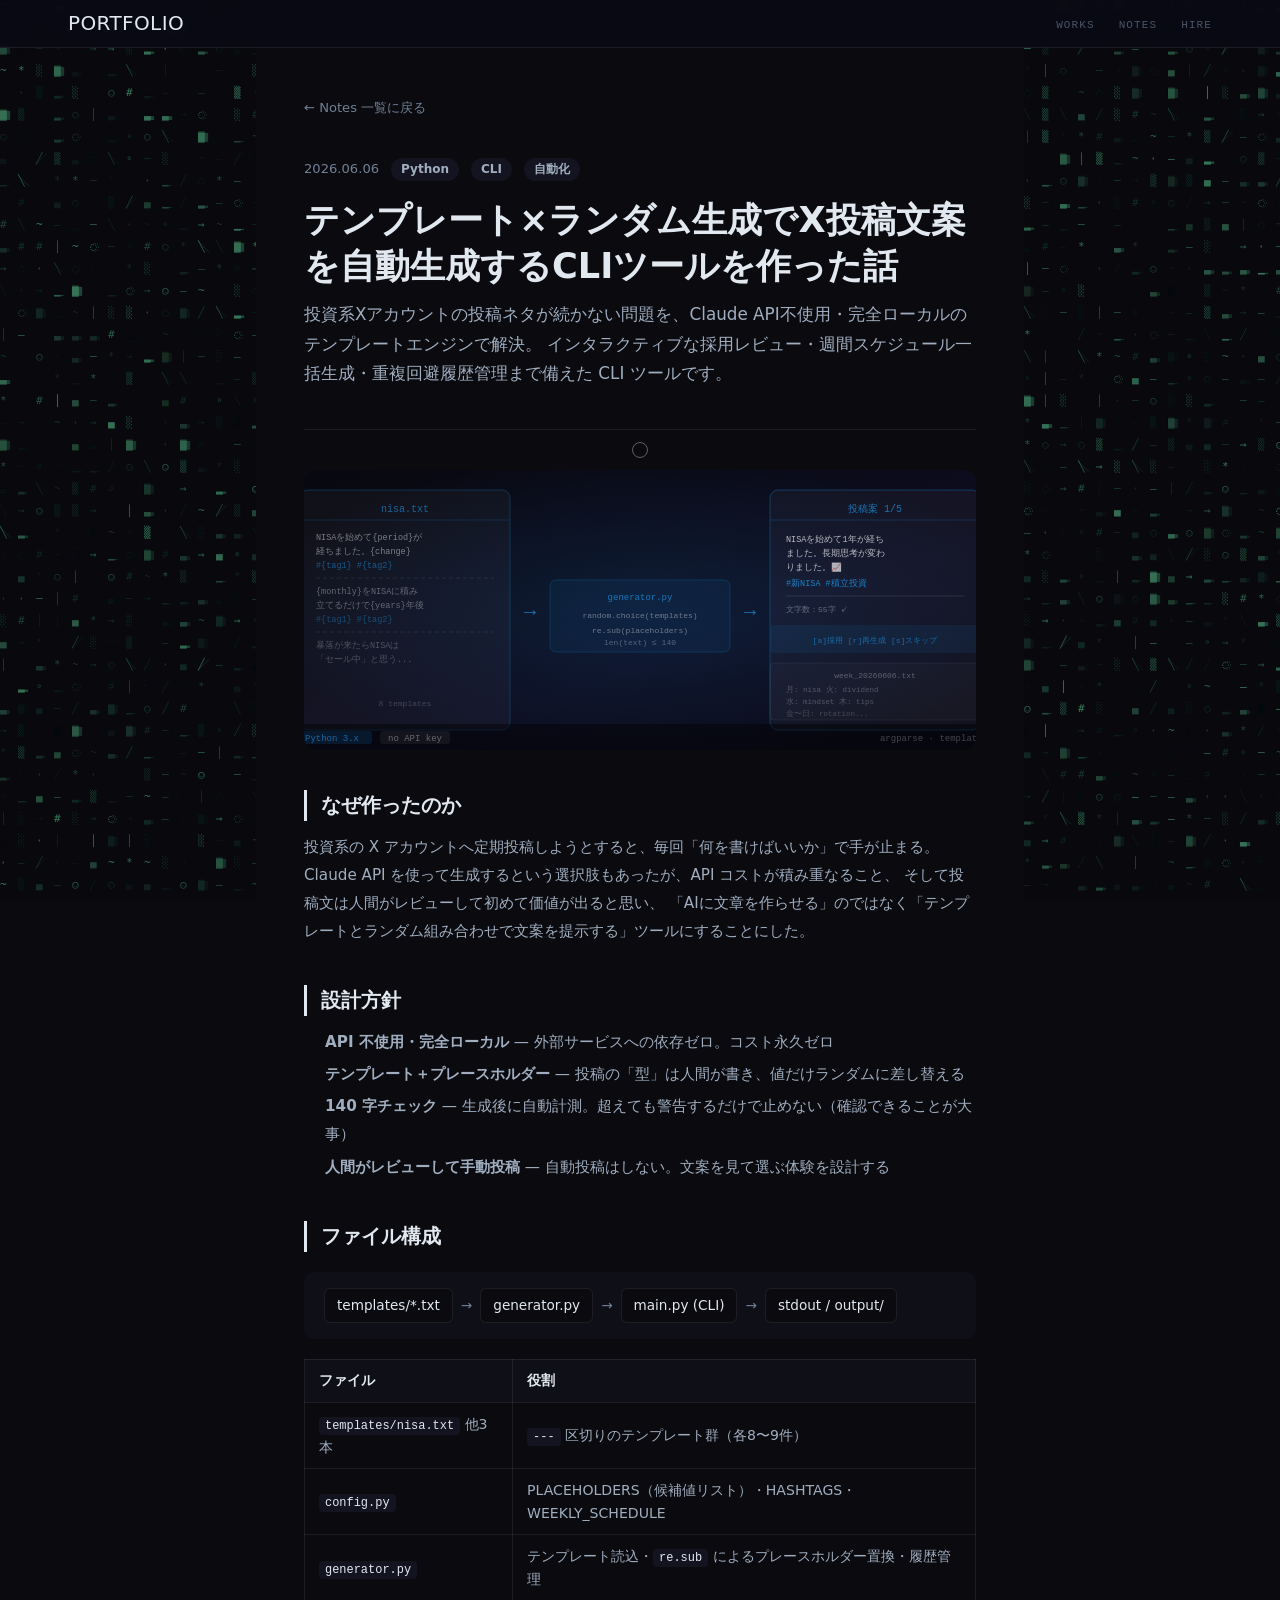
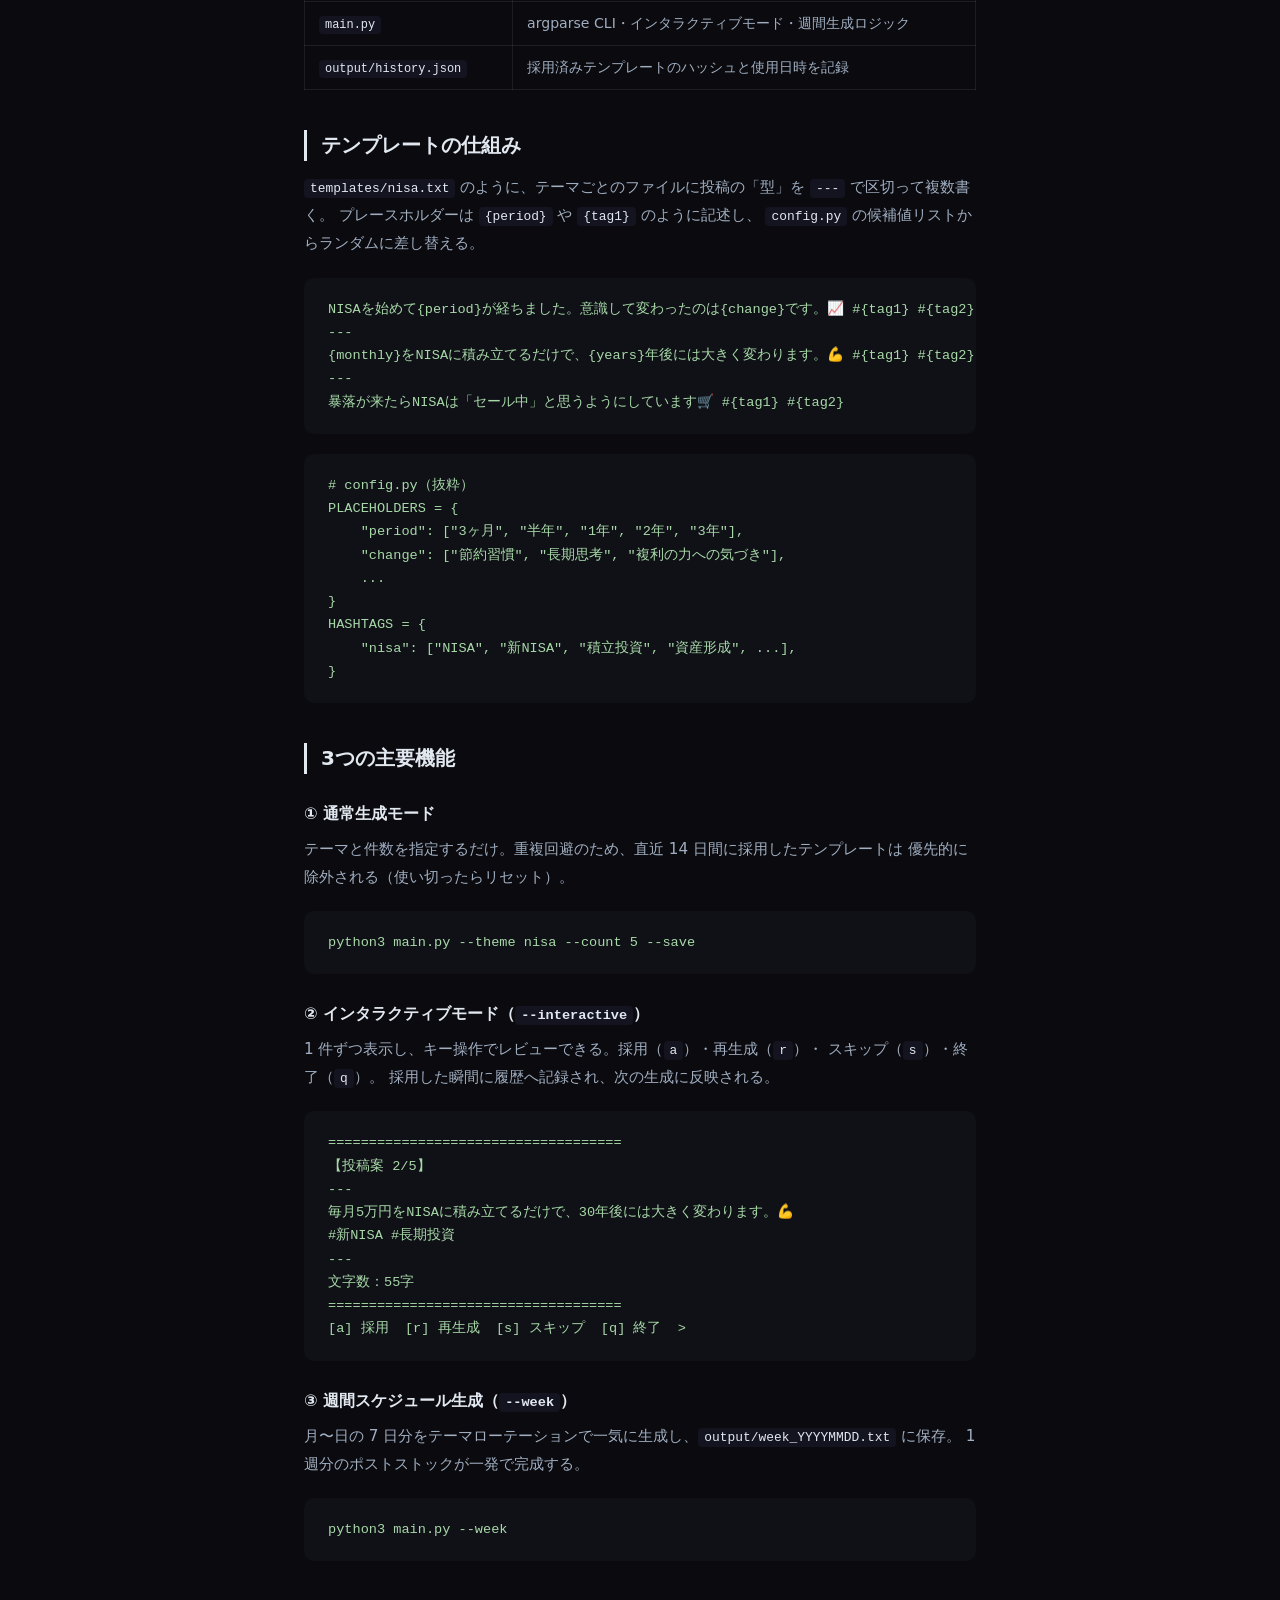
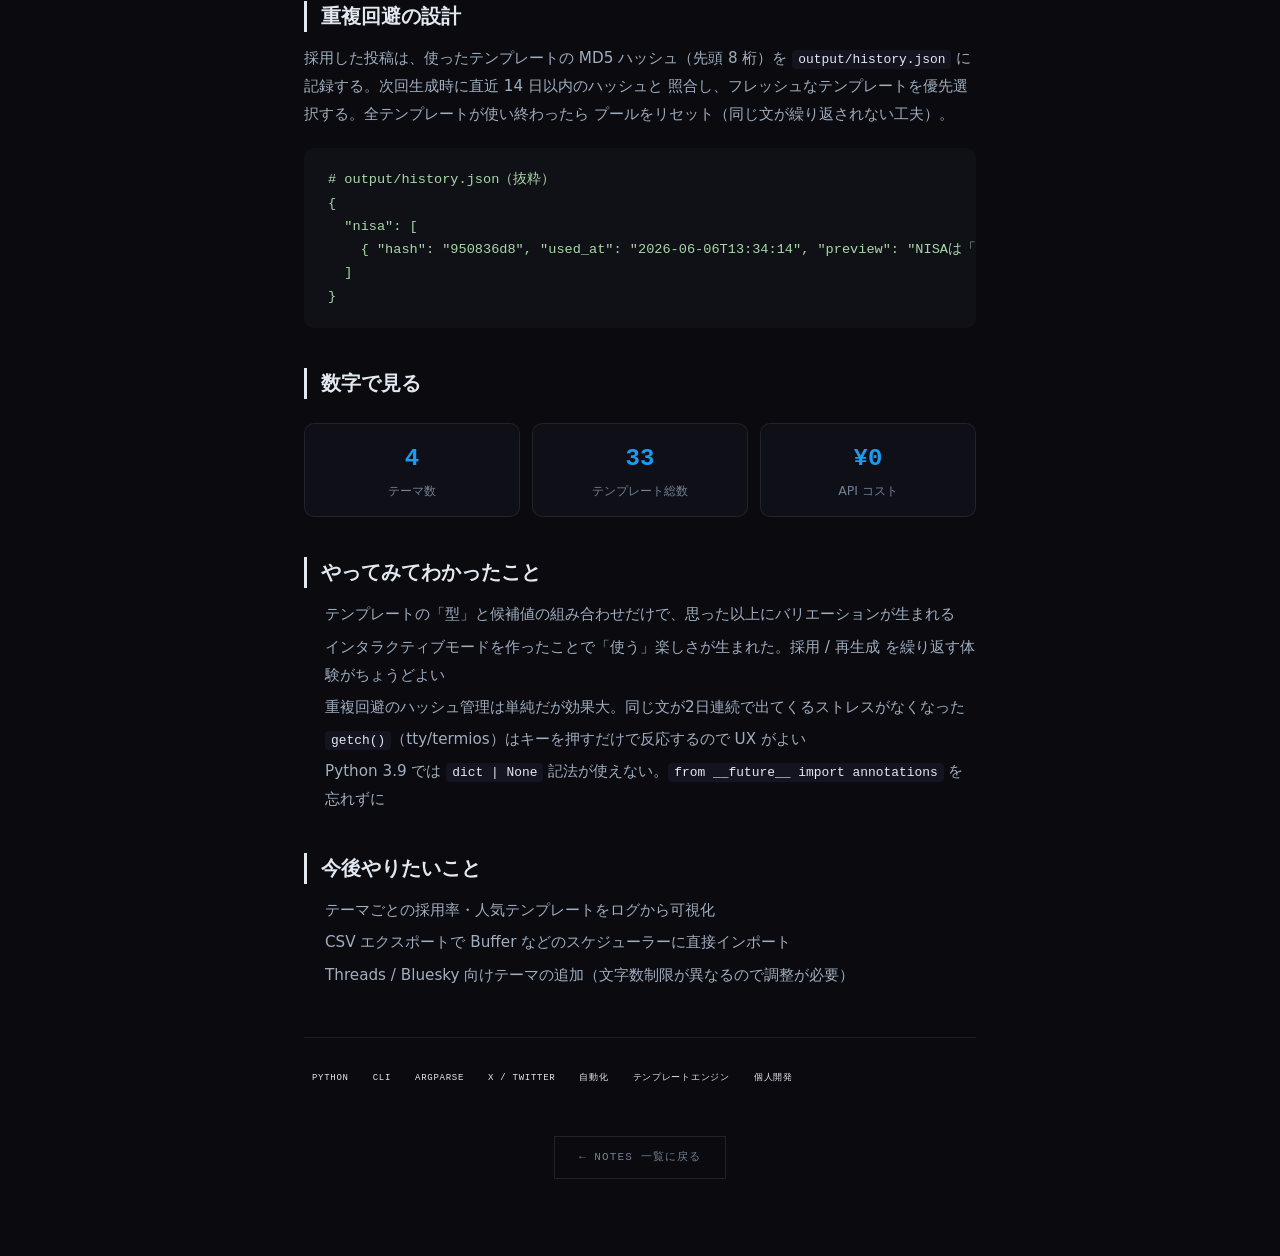
<file: blog/x-content-generator.html>
<!DOCTYPE html>
<html lang="ja">
<head>
  <meta charset="UTF-8">
  <meta name="viewport" content="width=device-width, initial-scale=1.0">
  <title>テンプレート×ランダム生成でX投稿文案を自動生成するCLIツールを作った話 | Portfolio</title>
  <link rel="preconnect" href="https://fonts.googleapis.com">
  <link href="https://fonts.googleapis.com/css2?family=Inter:wght@300;400;500;600;700;800&family=Noto+Sans+JP:wght@300;400;500;700&display=swap" rel="stylesheet">
  <link rel="icon" href="/favicon.svg" type="image/svg+xml" />
  <link rel="stylesheet" href="../style.css">
<style>
  .nav {
    position: fixed; top: 0; left: 0; right: 0;
    height: var(--nav-height);
    background: rgba(10, 10, 20, 0.92);
    backdrop-filter: blur(12px);
    border-bottom: 1px solid var(--color-border);
    z-index: 80;
    display: flex; align-items: center;
  }
  .nav__inner {
    width: 100%; max-width: 1200px; margin: 0 auto;
    padding: 0 28px;
    display: flex; align-items: center; justify-content: space-between;
  }
  .nav__logo {
    font-family: var(--display);
    font-size: 20px; color: var(--ink);
    letter-spacing: 0.02em; text-transform: uppercase;
    text-decoration: none;
  }
  .nav__links { display: flex; gap: 24px; list-style: none; }
  .nav__links a {
    font-family: var(--mono); font-size: 11px;
    color: var(--ink-dim); letter-spacing: 0.1em;
    text-transform: uppercase; text-decoration: none;
    transition: color .2s;
  }
  .nav__links a:hover { color: var(--glow); }
  .tag {
    display: inline-block;
    font-family: var(--mono); font-size: 10px;
    letter-spacing: 0.08em; text-transform: uppercase;
    padding: 3px 10px;
    border: 1px solid var(--glow-soft);
    color: var(--glow);
  }
  .tag--sm { font-size: 9px; padding: 2px 8px; }
  .btn { display: inline-block; padding: 12px 24px; text-decoration: none; }
  .btn--outline {
    font-family: var(--mono); font-size: 11px;
    letter-spacing: 0.1em; text-transform: uppercase;
    border: 1px solid var(--line-2); color: var(--ink-mid);
    transition: border-color .25s, color .25s;
  }
  .btn--outline:hover { border-color: var(--glow); color: var(--glow); }
  .pipeline {
    display: flex; align-items: center; gap: 8px;
    flex-wrap: wrap;
    background: var(--color-surface);
    border-radius: 10px;
    padding: 16px 20px; margin: 20px 0;
    font-size: 0.85rem; color: var(--color-text-mid);
  }
  .pipeline__step {
    background: var(--color-bg);
    border: 1px solid var(--color-border);
    border-radius: 6px;
    padding: 6px 12px;
    font-weight: 500; color: var(--color-text);
    white-space: nowrap;
  }
  .pipeline__arrow { color: var(--color-text-muted); }
  .article-wrap {
    max-width: 720px;
    margin: 0 auto;
    padding: calc(var(--nav-height) + 48px) 24px 80px;
  }
  .article-back {
    display: inline-flex;
    align-items: center;
    gap: 6px;
    font-size: 0.82rem;
    color: var(--color-text-muted);
    text-decoration: none;
    margin-bottom: 40px;
    transition: color var(--transition);
  }
  .article-back:hover { color: var(--color-text); }
  .article-meta {
    display: flex;
    align-items: center;
    gap: 12px;
    margin-bottom: 16px;
  }
  .article-date { font-size: 0.82rem; color: var(--color-text-muted); }
  .article-tag {
    font-size: 0.75rem;
    font-weight: 600;
    padding: 2px 10px;
    border-radius: 20px;
    background: var(--color-surface2);
    color: var(--color-text-mid);
  }
  .article-title {
    font-size: clamp(1.6rem, 4vw, 2.2rem);
    font-weight: 800;
    line-height: 1.3;
    margin-bottom: 12px;
    color: var(--color-text);
  }
  .article-lead {
    font-size: 1.05rem;
    color: var(--color-text-mid);
    line-height: 1.75;
    margin-bottom: 40px;
    padding-bottom: 40px;
    border-bottom: 1px solid var(--color-border);
  }
  .article-hero {
    border-radius: 12px;
    overflow: hidden;
    margin-bottom: 40px;
    background: linear-gradient(160deg, #080810 0%, #0d0d20 60%, #0a0a18 100%);
    height: 280px;
    position: relative;
  }
  .article-body h2 {
    font-size: 1.25rem;
    font-weight: 700;
    margin: 40px 0 12px;
    padding-left: 14px;
    border-left: 3px solid var(--color-text);
  }
  .article-body h3 {
    font-size: 1rem;
    font-weight: 700;
    margin: 28px 0 8px;
    color: var(--color-text);
  }
  .article-body p {
    font-size: 0.95rem;
    line-height: 1.85;
    color: var(--color-text-mid);
    margin-bottom: 16px;
  }
  .article-body ul, .article-body ol {
    padding-left: 1.4em;
    margin-bottom: 16px;
  }
  .article-body li {
    font-size: 0.95rem;
    line-height: 1.85;
    color: var(--color-text-mid);
    margin-bottom: 4px;
  }
  .article-body code {
    font-family: 'SF Mono', 'Fira Code', monospace;
    font-size: 0.85em;
    background: var(--color-surface2);
    padding: 2px 6px;
    border-radius: 4px;
    color: var(--color-text);
  }
  .article-body pre {
    background: #0f1117;
    border-radius: 10px;
    padding: 20px 24px;
    overflow-x: auto;
    margin: 20px 0;
  }
  .article-body pre code {
    background: none;
    padding: 0;
    font-size: 0.85rem;
    color: #a8d8a8;
    line-height: 1.7;
  }
  .article-body table {
    width: 100%;
    border-collapse: collapse;
    font-size: 0.88rem;
    margin: 20px 0;
  }
  .article-body th {
    background: var(--color-surface);
    padding: 10px 14px;
    text-align: left;
    font-weight: 600;
    border: 1px solid var(--color-border);
  }
  .article-body td {
    padding: 10px 14px;
    border: 1px solid var(--color-border);
    color: var(--color-text-mid);
    line-height: 1.6;
  }
  .article-tags {
    display: flex;
    flex-wrap: wrap;
    gap: 8px;
    margin-top: 48px;
    padding-top: 32px;
    border-top: 1px solid var(--color-border);
  }
  .article-footer {
    margin-top: 48px;
    text-align: center;
  }
  .metrics {
    display: grid;
    grid-template-columns: repeat(3, 1fr);
    gap: 12px;
    margin: 24px 0;
  }
  .metric {
    background: var(--color-surface);
    border: 1px solid var(--color-border);
    border-radius: 10px;
    padding: 16px;
    text-align: center;
  }
  .metric__val {
    font-family: var(--mono, monospace);
    font-size: 1.5rem;
    font-weight: 700;
    color: #1d9bf0;
    display: block;
  }
  .metric__label {
    font-size: 0.78rem;
    color: var(--color-text-muted);
    margin-top: 4px;
    display: block;
  }
</style>
</head>
<body>
<canvas class="blog-canvas-left"  id="blog-canvas-left"  aria-hidden="true"></canvas>
<canvas class="blog-canvas-right" id="blog-canvas-right" aria-hidden="true"></canvas>
<div class="cur" id="cursor" aria-hidden="true"></div>

<nav class="nav">
  <div class="nav__inner">
    <a href="../index.html" class="nav__logo">Portfolio</a>
    <ul class="nav__links">
      <li><a href="../index.html#works">Works</a></li>
      <li><a href="../index.html#notes">Notes</a></li>
      <li><a href="../index.html#contact">Hire</a></li>
    </ul>
  </div>
</nav>

<div class="article-wrap">

  <a href="../index.html#notes" class="article-back">← Notes 一覧に戻る</a>

  <div class="article-meta">
    <span class="article-date">2026.06.06</span>
    <span class="article-tag">Python</span>
    <span class="article-tag">CLI</span>
    <span class="article-tag">自動化</span>
  </div>

  <h1 class="article-title">テンプレート×ランダム生成でX投稿文案を自動生成するCLIツールを作った話</h1>
  <p class="article-lead">
    投資系Xアカウントの投稿ネタが続かない問題を、Claude API不使用・完全ローカルのテンプレートエンジンで解決。
    インタラクティブな採用レビュー・週間スケジュール一括生成・重複回避履歴管理まで備えた CLI ツールです。
  </p>

  <div class="article-hero">
    <svg viewBox="0 0 720 280" preserveAspectRatio="xMidYMid slice"
         style="position:absolute;inset:0;width:100%;height:100%"
         xmlns="http://www.w3.org/2000/svg">
      <defs>
        <radialGradient id="xGlow" cx="50%" cy="50%" r="55%">
          <stop offset="0%" stop-color="#1d9bf0" stop-opacity="0.12"/>
          <stop offset="100%" stop-color="#1d9bf0" stop-opacity="0"/>
        </radialGradient>
      </defs>
      <rect width="720" height="280" fill="url(#xGlow)"/>

      <!-- テンプレートファイル -->
      <rect x="20" y="20" width="210" height="240" rx="8" fill="rgba(255,255,255,0.03)" stroke="rgba(29,155,240,0.25)" stroke-width="1"/>
      <text x="125" y="42" fill="rgba(29,155,240,0.6)" font-size="10" font-family="monospace" text-anchor="middle">nisa.txt</text>
      <line x1="20" y1="50" x2="230" y2="50" stroke="rgba(29,155,240,0.15)" stroke-width="1"/>
      <text x="36" y="70" fill="rgba(255,255,255,0.45)" font-size="8.5" font-family="monospace">NISAを始めて{period}が</text>
      <text x="36" y="84" fill="rgba(255,255,255,0.45)" font-size="8.5" font-family="monospace">経ちました。{change}</text>
      <text x="36" y="98" fill="rgba(29,155,240,0.5)" font-size="8.5" font-family="monospace">#{tag1} #{tag2}</text>
      <line x1="36" y1="108" x2="214" y2="108" stroke="rgba(255,255,255,0.08)" stroke-width="1" stroke-dasharray="4,3"/>
      <text x="36" y="124" fill="rgba(255,255,255,0.35)" font-size="8.5" font-family="monospace">{monthly}をNISAに積み</text>
      <text x="36" y="138" fill="rgba(255,255,255,0.35)" font-size="8.5" font-family="monospace">立てるだけで{years}年後</text>
      <text x="36" y="152" fill="rgba(29,155,240,0.4)" font-size="8.5" font-family="monospace">#{tag1} #{tag2}</text>
      <line x1="36" y1="162" x2="214" y2="162" stroke="rgba(255,255,255,0.08)" stroke-width="1" stroke-dasharray="4,3"/>
      <text x="36" y="178" fill="rgba(255,255,255,0.25)" font-size="8.5" font-family="monospace">暴落が来たらNISAは</text>
      <text x="36" y="192" fill="rgba(255,255,255,0.25)" font-size="8.5" font-family="monospace">「セール中」と思う...</text>
      <text x="125" y="236" fill="rgba(255,255,255,0.2)" font-size="8" font-family="monospace" text-anchor="middle">8 templates</text>

      <!-- 矢印＋生成処理 -->
      <text x="244" y="148" fill="rgba(29,155,240,0.7)" font-size="20" font-family="monospace">→</text>
      <rect x="270" y="110" width="180" height="72" rx="6" fill="rgba(29,155,240,0.06)" stroke="rgba(29,155,240,0.2)" stroke-width="1"/>
      <text x="360" y="130" fill="rgba(29,155,240,0.7)" font-size="9" font-family="monospace" text-anchor="middle">generator.py</text>
      <text x="360" y="148" fill="rgba(255,255,255,0.4)" font-size="8" font-family="monospace" text-anchor="middle">random.choice(templates)</text>
      <text x="360" y="163" fill="rgba(255,255,255,0.4)" font-size="8" font-family="monospace" text-anchor="middle">re.sub(placeholders)</text>
      <text x="360" y="175" fill="rgba(255,255,255,0.3)" font-size="8" font-family="monospace" text-anchor="middle">len(text) ≤ 140</text>
      <text x="464" y="148" fill="rgba(29,155,240,0.7)" font-size="20" font-family="monospace">→</text>

      <!-- 生成結果 -->
      <rect x="490" y="20" width="210" height="240" rx="8" fill="rgba(255,255,255,0.03)" stroke="rgba(29,155,240,0.3)" stroke-width="1"/>
      <text x="595" y="42" fill="rgba(29,155,240,0.7)" font-size="10" font-family="monospace" text-anchor="middle">投稿案 1/5</text>
      <line x1="490" y1="50" x2="700" y2="50" stroke="rgba(29,155,240,0.2)" stroke-width="1"/>
      <text x="506" y="72" fill="rgba(255,255,255,0.7)" font-size="8.5" font-family="monospace">NISAを始めて1年が経ち</text>
      <text x="506" y="86" fill="rgba(255,255,255,0.7)" font-size="8.5" font-family="monospace">ました。長期思考が変わ</text>
      <text x="506" y="100" fill="rgba(255,255,255,0.7)" font-size="8.5" font-family="monospace">りました。📈</text>
      <text x="506" y="116" fill="rgba(29,155,240,0.8)" font-size="8.5" font-family="monospace">#新NISA #積立投資</text>
      <line x1="506" y1="126" x2="684" y2="126" stroke="rgba(255,255,255,0.1)" stroke-width="1"/>
      <text x="506" y="142" fill="rgba(255,255,255,0.35)" font-size="8" font-family="monospace">文字数：55字 ✓</text>

      <!-- インタラクティブメニュー -->
      <rect x="490" y="155" width="210" height="28" rx="4" fill="rgba(29,155,240,0.08)"/>
      <text x="595" y="173" fill="rgba(29,155,240,0.6)" font-size="8" font-family="monospace" text-anchor="middle">[a]採用  [r]再生成  [s]スキップ</text>

      <!-- 週間スケジュール表示 -->
      <rect x="490" y="193" width="210" height="57" rx="4" fill="rgba(255,255,255,0.02)" stroke="rgba(255,255,255,0.06)" stroke-width="1"/>
      <text x="595" y="208" fill="rgba(255,255,255,0.3)" font-size="8" font-family="monospace" text-anchor="middle">week_20260606.txt</text>
      <text x="506" y="222" fill="rgba(255,255,255,0.25)" font-size="7.5" font-family="monospace">月: nisa  火: dividend</text>
      <text x="506" y="234" fill="rgba(255,255,255,0.25)" font-size="7.5" font-family="monospace">水: mindset  木: tips</text>
      <text x="506" y="246" fill="rgba(255,255,255,0.2)" font-size="7.5" font-family="monospace">金〜日: rotation...</text>

      <!-- ステータスバー -->
      <rect x="0" y="254" width="720" height="26" fill="rgba(0,0,0,0.45)"/>
      <rect x="12" y="261" width="80" height="13" rx="3" fill="rgba(29,155,240,0.12)"/>
      <text x="52" y="271" fill="rgba(29,155,240,0.6)" font-size="9" font-family="monospace" text-anchor="middle">Python 3.x</text>
      <rect x="100" y="261" width="70" height="13" rx="3" fill="rgba(255,255,255,0.05)"/>
      <text x="135" y="271" fill="rgba(255,255,255,0.35)" font-size="9" font-family="monospace" text-anchor="middle">no API key</text>
      <text x="708" y="271" fill="rgba(255,255,255,0.25)" font-size="9" font-family="monospace" text-anchor="end">argparse · templates</text>
    </svg>
  </div>

  <div class="article-body">

    <h2>なぜ作ったのか</h2>
    <p>
      投資系の X アカウントへ定期投稿しようとすると、毎回「何を書けばいいか」で手が止まる。
      Claude API を使って生成するという選択肢もあったが、API コストが積み重なること、
      そして投稿文は人間がレビューして初めて価値が出ると思い、
      「AIに文章を作らせる」のではなく「テンプレートとランダム組み合わせで文案を提示する」ツールにすることにした。
    </p>

    <h2>設計方針</h2>
    <ul>
      <li><strong>API 不使用・完全ローカル</strong> — 外部サービスへの依存ゼロ。コスト永久ゼロ</li>
      <li><strong>テンプレート＋プレースホルダー</strong> — 投稿の「型」は人間が書き、値だけランダムに差し替える</li>
      <li><strong>140 字チェック</strong> — 生成後に自動計測。超えても警告するだけで止めない（確認できることが大事）</li>
      <li><strong>人間がレビューして手動投稿</strong> — 自動投稿はしない。文案を見て選ぶ体験を設計する</li>
    </ul>

    <h2>ファイル構成</h2>

    <div class="pipeline">
      <span class="pipeline__step">templates/*.txt</span>
      <span class="pipeline__arrow">→</span>
      <span class="pipeline__step">generator.py</span>
      <span class="pipeline__arrow">→</span>
      <span class="pipeline__step">main.py (CLI)</span>
      <span class="pipeline__arrow">→</span>
      <span class="pipeline__step">stdout / output/</span>
    </div>

    <table>
      <tr><th>ファイル</th><th>役割</th></tr>
      <tr><td><code>templates/nisa.txt</code> 他3本</td><td><code>---</code> 区切りのテンプレート群（各8〜9件）</td></tr>
      <tr><td><code>config.py</code></td><td>PLACEHOLDERS（候補値リスト）・HASHTAGS・WEEKLY_SCHEDULE</td></tr>
      <tr><td><code>generator.py</code></td><td>テンプレート読込・<code>re.sub</code> によるプレースホルダー置換・履歴管理</td></tr>
      <tr><td><code>main.py</code></td><td>argparse CLI・インタラクティブモード・週間生成ロジック</td></tr>
      <tr><td><code>output/history.json</code></td><td>採用済みテンプレートのハッシュと使用日時を記録</td></tr>
    </table>

    <h2>テンプレートの仕組み</h2>
    <p>
      <code>templates/nisa.txt</code> のように、テーマごとのファイルに投稿の「型」を <code>---</code> で区切って複数書く。
      プレースホルダーは <code>{period}</code> や <code>{tag1}</code> のように記述し、
      <code>config.py</code> の候補値リストからランダムに差し替える。
    </p>
    <pre><code>NISAを始めて{period}が経ちました。意識して変わったのは{change}です。📈 #{tag1} #{tag2}
---
{monthly}をNISAに積み立てるだけで、{years}年後には大きく変わります。💪 #{tag1} #{tag2}
---
暴落が来たらNISAは「セール中」と思うようにしています🛒 #{tag1} #{tag2}</code></pre>

    <pre><code># config.py（抜粋）
PLACEHOLDERS = {
    "period": ["3ヶ月", "半年", "1年", "2年", "3年"],
    "change": ["節約習慣", "長期思考", "複利の力への気づき"],
    ...
}
HASHTAGS = {
    "nisa": ["NISA", "新NISA", "積立投資", "資産形成", ...],
}</code></pre>

    <h2>3つの主要機能</h2>

    <h3>① 通常生成モード</h3>
    <p>
      テーマと件数を指定するだけ。重複回避のため、直近 14 日間に採用したテンプレートは
      優先的に除外される（使い切ったらリセット）。
    </p>
    <pre><code>python3 main.py --theme nisa --count 5 --save</code></pre>

    <h3>② インタラクティブモード（<code>--interactive</code>）</h3>
    <p>
      1 件ずつ表示し、キー操作でレビューできる。採用（<code>a</code>）・再生成（<code>r</code>）・
      スキップ（<code>s</code>）・終了（<code>q</code>）。
      採用した瞬間に履歴へ記録され、次の生成に反映される。
    </p>
    <pre><code>====================================
【投稿案 2/5】
---
毎月5万円をNISAに積み立てるだけで、30年後には大きく変わります。💪
#新NISA #長期投資
---
文字数：55字
====================================
[a] 採用  [r] 再生成  [s] スキップ  [q] 終了  > </code></pre>

    <h3>③ 週間スケジュール生成（<code>--week</code>）</h3>
    <p>
      月〜日の 7 日分をテーマローテーションで一気に生成し、<code>output/week_YYYYMMDD.txt</code> に保存。
      1 週分のポストストックが一発で完成する。
    </p>
    <pre><code>python3 main.py --week</code></pre>

    <h2>重複回避の設計</h2>
    <p>
      採用した投稿は、使ったテンプレートの MD5 ハッシュ（先頭 8 桁）を
      <code>output/history.json</code> に記録する。次回生成時に直近 14 日以内のハッシュと
      照合し、フレッシュなテンプレートを優先選択する。全テンプレートが使い終わったら
      プールをリセット（同じ文が繰り返されない工夫）。
    </p>
    <pre><code># output/history.json（抜粋）
{
  "nisa": [
    { "hash": "950836d8", "used_at": "2026-06-06T13:34:14", "preview": "NISAは「投資のハードル」" }
  ]
}</code></pre>

    <h2>数字で見る</h2>
    <div class="metrics">
      <div class="metric">
        <span class="metric__val">4</span>
        <span class="metric__label">テーマ数</span>
      </div>
      <div class="metric">
        <span class="metric__val">33</span>
        <span class="metric__label">テンプレート総数</span>
      </div>
      <div class="metric">
        <span class="metric__val">¥0</span>
        <span class="metric__label">API コスト</span>
      </div>
    </div>

    <h2>やってみてわかったこと</h2>
    <ul>
      <li>テンプレートの「型」と候補値の組み合わせだけで、思った以上にバリエーションが生まれる</li>
      <li>インタラクティブモードを作ったことで「使う」楽しさが生まれた。採用 / 再生成 を繰り返す体験がちょうどよい</li>
      <li>重複回避のハッシュ管理は単純だが効果大。同じ文が2日連続で出てくるストレスがなくなった</li>
      <li><code>getch()</code>（tty/termios）はキーを押すだけで反応するので UX がよい</li>
      <li>Python 3.9 では <code>dict | None</code> 記法が使えない。<code>from __future__ import annotations</code> を忘れずに</li>
    </ul>

    <h2>今後やりたいこと</h2>
    <ul>
      <li>テーマごとの採用率・人気テンプレートをログから可視化</li>
      <li>CSV エクスポートで Buffer などのスケジューラーに直接インポート</li>
      <li>Threads / Bluesky 向けテーマの追加（文字数制限が異なるので調整が必要）</li>
    </ul>

  </div>

  <div class="article-tags">
    <span class="tag tag--sm">Python</span>
    <span class="tag tag--sm">CLI</span>
    <span class="tag tag--sm">argparse</span>
    <span class="tag tag--sm">X / Twitter</span>
    <span class="tag tag--sm">自動化</span>
    <span class="tag tag--sm">テンプレートエンジン</span>
    <span class="tag tag--sm">個人開発</span>
  </div>

  <div class="article-footer">
    <a href="../index.html#notes" class="btn btn--outline">← Notes 一覧に戻る</a>
  </div>

</div>

<script>
(function cursor(){
  const cur = document.getElementById('cursor');
  if (!cur) return;
  let cx = innerWidth / 2, cy = innerHeight / 2;
  let mx = cx, my = cy;
  addEventListener('mousemove', e => { mx = e.clientX; my = e.clientY; });
  addEventListener('mousedown', () => cur.classList.add('is-press'));
  addEventListener('mouseup',   () => cur.classList.remove('is-press'));
  (function loop(){
    cx += (mx - cx) * 0.28;
    cy += (my - cy) * 0.28;
    cur.style.transform = `translate(${cx}px, ${cy}px) translate(-50%,-50%)`;
    requestAnimationFrame(loop);
  })();
  document.querySelectorAll('a, button').forEach(el => {
    el.addEventListener('mouseenter', () => cur.classList.add('is-hover'));
    el.addEventListener('mouseleave', () => cur.classList.remove('is-hover'));
  });
})();
</script>
<script src="../blog-side-canvas.js" defer></script>
</body>
</html>
</file>
<file: style.css>
/* ─────────────────────────────────────────────
   TaT Portfolio — Design System
   Neutral-dark / SaaS aesthetic
───────────────────────────────────────────── */

:root {
  /* Core backgrounds */
  --bg:         #0a0a0f;
  --bg-2:       #0f0f18;
  --bg-3:       #141420;

  /* Text */
  --ink:        #e2e8f0;
  --ink-2:      #a0aec0;
  --ink-mid:    #718096;
  --ink-dim:    #4a5568;
  --ink-mute:   #2a2a3a;

  /* Borders */
  --line:       rgba(255,255,255,0.06);
  --line-2:     rgba(255,255,255,0.10);
  --line-hover: rgba(255,255,255,0.15);

  /* Accent */
  --green:      #48bb78;
  --green-soft: rgba(104,211,145,0.12);

  /* Typography */
  --sans: 'Inter Tight', ui-sans-serif, system-ui, sans-serif;
  --mono: 'JetBrains Mono', ui-monospace, monospace;

  /* Blog article aliases */
  --color-text:        var(--ink);
  --color-text-mid:    var(--ink-2);
  --color-text-muted:  var(--ink-mid);
  --color-bg:          var(--bg);
  --color-surface:     var(--bg-2);
  --color-surface2:    var(--bg-3);
  --color-border:      rgba(255,255,255,0.08);
  --nav-height:        48px;
  --transition:        .2s ease;
}

/* ─── Reset ─── */
*,*::before,*::after { box-sizing: border-box; margin: 0; padding: 0; }
html, body { background: var(--bg); }
html { scroll-behavior: smooth; }
body {
  color: var(--ink);
  font-family: var(--sans);
  font-size: 15px;
  line-height: 1.55;
  -webkit-font-smoothing: antialiased;
  overflow-x: hidden;
  cursor: none;
}
a { color: inherit; text-decoration: none; }
ul { list-style: none; }
img { max-width: 100%; display: block; }
::selection { background: var(--green); color: var(--bg); }

/* ─── Custom cursor ─── */
.cur {
  position: fixed; top: 0; left: 0;
  width: 16px; height: 16px;
  border: 1px solid rgba(255,255,255,0.35);
  border-radius: 50%;
  pointer-events: none;
  z-index: 9999;
  transform: translate(-50%,-50%);
  transition:
    width .25s cubic-bezier(.34,1.56,.64,1),
    height .25s cubic-bezier(.34,1.56,.64,1),
    border-color .25s;
}
.cur.is-hover  { width: 40px; height: 40px; border-color: rgba(255,255,255,0.18); }
.cur.is-press  { width: 10px; height: 10px; }

/* ─── Loader ─── */
.loader {
  position: fixed; inset: 0;
  background: var(--bg);
  z-index: 10000;
  display: flex; flex-direction: column;
  justify-content: space-between;
  padding: 28px;
  transition: opacity .6s ease, transform .6s cubic-bezier(.7,0,.3,1);
}
.loader.is-gone {
  opacity: 0; transform: translateY(-100%);
  pointer-events: none;
}
.loader__top, .loader__bottom {
  display: flex; justify-content: space-between;
  font-family: var(--mono);
  font-size: 10px; color: var(--ink-dim);
  letter-spacing: 0.12em; text-transform: uppercase;
}
.loader__center {
  flex: 1; display: flex; flex-direction: column;
  justify-content: center; align-items: center; gap: 20px;
  text-align: center;
}
.loader__name {
  font-family: var(--sans);
  font-size: clamp(4rem, 14vw, 12rem);
  font-weight: 700;
  line-height: 0.9; letter-spacing: -0.04em;
  color: var(--ink);
}
.loader__bar {
  width: min(360px, 55%); height: 1px;
  background: var(--line-2);
  position: relative; overflow: hidden;
}
.loader__bar-fill {
  position: absolute; left: 0; top: 0; bottom: 0;
  width: 0%; background: var(--ink-2);
}
.loader__counter {
  font-family: var(--mono); font-size: 10px;
  color: var(--ink-dim); letter-spacing: 0.14em;
}
.loader__counter em { font-style: normal; }
.loader__ascii {
  font-family: var(--mono); font-size: 9px;
  color: var(--ink-mute); white-space: pre; line-height: 1.5;
}

/* ─── Navigation ─── */
.chrome {
  position: fixed; top: 0; left: 0; right: 0;
  z-index: 80; height: 48px; padding: 0 28px;
  display: flex; align-items: center; justify-content: space-between;
  border-bottom: 1px solid var(--line);
  background: rgba(10,10,15,0.88);
  backdrop-filter: blur(12px);
  -webkit-backdrop-filter: blur(12px);
}
.chrome__brand {
  font-family: var(--sans); font-size: 15px; font-weight: 700;
  color: var(--ink); letter-spacing: -0.01em; text-decoration: none;
}
.chrome__nav { display: flex; gap: 28px; }
.chrome__nav a {
  font-family: var(--mono); font-size: 11px;
  color: var(--ink-dim); letter-spacing: 0.10em;
  text-transform: uppercase; text-decoration: none;
  transition: color .2s;
}
.chrome__nav a:hover { color: var(--ink-2); }
.chrome__burger {
  display: none;
  background: none;
  border: 1px solid var(--line-2);
  color: var(--ink-2);
  font-size: 18px;
  padding: 4px 9px;
  cursor: pointer;
  line-height: 1;
  transition: color .2s, border-color .2s;
}
.chrome__burger:hover { color: var(--ink); border-color: var(--line-hover); }

/* ─── Drawer (mobile nav) ─── */
.drawer {
  display: none;
  position: fixed; inset: 0;
  z-index: 90;
  background: rgba(10,10,15,0.65);
  backdrop-filter: blur(4px);
  -webkit-backdrop-filter: blur(4px);
}
.drawer.is-open { display: flex; justify-content: flex-end; }
.drawer__inner {
  width: 280px;
  background: var(--bg-2);
  border-left: 1px solid var(--line);
  padding: 16px 24px 40px;
  display: flex; flex-direction: column;
  height: 100%; overflow-y: auto;
}
.drawer__close {
  align-self: flex-end;
  background: none;
  border: 1px solid var(--line-2);
  color: var(--ink-dim);
  font-size: 14px;
  padding: 4px 9px;
  cursor: pointer;
  margin-bottom: 36px;
  transition: color .2s, border-color .2s;
}
.drawer__close:hover { color: var(--ink-2); border-color: var(--line-hover); }
.drawer__nav { display: flex; flex-direction: column; }
.drawer__nav a {
  font-family: var(--mono);
  font-size: 12px;
  color: var(--ink-2);
  letter-spacing: 0.10em;
  text-transform: uppercase;
  text-decoration: none;
  padding: 14px 0;
  border-bottom: 1px solid var(--line);
  transition: color .2s;
}
.drawer__nav a:hover { color: var(--ink); }

/* ─── Hero ─── */
.hero--top {
  min-height: 100vh;
  display: flex; flex-direction: column; justify-content: flex-end;
  padding: 96px 28px 56px;
  position: relative; overflow: hidden;
}
.hero__canvas {
  position: absolute; inset: 0;
  z-index: 0; opacity: 0.22;
}
.hero__inner { position: relative; z-index: 2; }
.hero__eyebrow {
  font-family: var(--mono); font-size: 10px;
  color: var(--ink-mute); letter-spacing: 0.18em;
  text-transform: uppercase; margin-bottom: 16px;
}
.hero__name {
  font-family: var(--sans);
  font-size: clamp(3.5rem, 10vw, 7rem);
  font-weight: 700; letter-spacing: -0.03em;
  line-height: 1; color: var(--ink); margin-bottom: 28px;
}
.hero__meta {
  display: flex; align-items: center; gap: 16px;
  font-family: var(--mono); font-size: 11px;
  color: var(--ink-dim); letter-spacing: 0.10em;
}
.hero__meta-div { width: 1px; height: 12px; background: var(--line-2); }
.hero__cta {
  color: var(--ink-2); text-decoration: none;
  border-bottom: 1px solid var(--line-2); padding-bottom: 1px;
  transition: color .2s, border-color .2s;
}
.hero__cta:hover { color: var(--ink); border-color: var(--line-hover); }
.hero__cta--hire {
  border: 1px solid var(--green);
  color: var(--green);
  padding: 6px 14px;
  border-bottom-width: 1px;
  transition: background .2s, color .2s;
}
.hero__cta--hire:hover {
  background: var(--green);
  color: var(--bg);
  border-color: var(--green);
}

/* ─── Works (2-col grid) ─── */
.works { padding: 80px 0; border-bottom: 1px solid var(--line); }
.works__header {
  display: flex; align-items: baseline; justify-content: space-between;
  padding: 0 28px 20px;
  border-bottom: 1px solid var(--line); margin-bottom: 1px;
}
.works__label, .works__count {
  font-family: var(--mono); font-size: 10px; color: var(--ink-mute);
  letter-spacing: 0.18em; text-transform: uppercase;
}
.works__count { letter-spacing: 0.10em; }
.works__grid {
  display: grid; grid-template-columns: 1fr 1fr;
  gap: 1px; background: var(--line);
}
.work {
  background: var(--bg);
  display: flex; flex-direction: column;
  transition: background .2s;
}
.work:hover { background: var(--bg-2); }
.work__cover {
  aspect-ratio: 16 / 7; position: relative; overflow: hidden;
  border-bottom: 1px solid var(--line); background: var(--bg);
}
.work__cover canvas {
  position: absolute; inset: 0; width: 100%; height: 100%;
}
.work__cover-overlay {
  position: absolute; inset: 0;
  display: flex; flex-direction: column; justify-content: flex-end;
  padding: 14px 16px;
  background: linear-gradient(
    to bottom,
    transparent 0%,
    rgba(10, 10, 15, 0.55) 50%,
    rgba(10, 10, 15, 0.88) 100%
  );
}
.work__cover-num {
  font-family: var(--mono); font-size: 9px;
  color: rgba(255,255,255,0.45); letter-spacing: 0.14em;
  text-transform: uppercase; margin-bottom: 4px;
}
.work__cover-title {
  font-family: var(--sans); font-size: 20px; font-weight: 700;
  color: rgba(255,255,255,0.82); letter-spacing: -0.02em; line-height: 1.1;
}
.work__body {
  padding: 18px 18px 16px; flex: 1;
  display: flex; flex-direction: column; gap: 10px;
}
.work__desc {
  font-family: var(--sans); font-size: 12px;
  color: var(--ink-mid); line-height: 1.65;
}
.work__insight {
  display: flex; gap: 8px;
  font-family: var(--mono); font-size: 10px; line-height: 1.55;
}
.wi-k {
  color: var(--green); text-transform: uppercase;
  letter-spacing: 0.08em; flex-shrink: 0; width: 32px;
  font-size: 9px; margin-top: 1px;
}
.wi-v { color: var(--ink-dim); }
.work__tags {
  display: flex; flex-wrap: wrap; gap: 4px; margin-top: 2px;
}
.work__tags span {
  font-family: var(--mono); font-size: 9px; color: var(--ink-dim);
  border: 1px solid rgba(255,255,255,0.12);
  padding: 2px 7px; letter-spacing: 0.08em; text-transform: uppercase;
}
.work__footer {
  margin-top: auto;
  display: flex; justify-content: space-between; align-items: center;
  padding-top: 12px; border-top: 1px solid var(--line-2);
}
.work__year { font-family: var(--mono); font-size: 9px; color: var(--ink-dim); letter-spacing: 0.1em; }
.work__links { display: flex; gap: 14px; }
.work__links a {
  font-family: var(--mono); font-size: 9px; color: var(--ink-mid);
  letter-spacing: 0.1em; text-transform: uppercase;
  text-decoration: none; transition: color .2s;
}
.work__links a:hover { color: var(--ink-2); }

/* featured: 1行目2枚のカバーを高めに */
.work--featured .work__cover {
  aspect-ratio: 16 / 7;
  height: auto;
}
/* small: 2行目3枚 */
.work--small {
  grid-column: auto;
}
.work--small .work__cover {
  aspect-ratio: 16 / 7;
  height: auto;
}
.work--small:nth-child(3) {
  grid-column: 1;
}

/* ─── Blog (Notes) ─── */
.sect--blog {
  padding: 80px 28px;
  border-bottom: 1px solid var(--line);
}
.sect--blog__header {
  position: relative;
  display: flex; align-items: flex-end; justify-content: space-between;
  height: 160px;
  margin-bottom: 40px;
  overflow: hidden;
  border-radius: 6px;
}
.notes-canvas {
  position: absolute; inset: 0;
  width: 100%; height: 100%;
  display: block;
}
.sect--blog__label {
  position: relative; z-index: 1;
  font-family: var(--mono); font-size: 10px; color: var(--ink-dim);
  letter-spacing: 0.18em; text-transform: uppercase;
  padding-bottom: 4px;
}
.blog { border-top: 1px solid var(--line); }
.blog__item {
  display: grid;
  grid-template-columns: 140px 110px 1fr auto;
  gap: 32px;
  padding: 24px 0;
  border-bottom: 1px solid var(--line);
  align-items: center;
  transition: background .2s;
  position: relative;
}
.blog__item:hover { background: var(--bg-2); padding-left: 12px; padding-right: 12px; }
.blog__num {
  font-family: var(--mono); font-size: 10px;
  color: var(--ink-dim); letter-spacing: 0.14em;
}
.blog__date {
  font-family: var(--mono); font-size: 11px;
  color: var(--ink-mid); letter-spacing: 0.08em;
}
.blog__title {
  font-family: var(--sans); font-weight: 500; font-size: 15px;
  color: var(--ink-2); letter-spacing: -0.01em;
  transition: color .2s;
}
.blog__arrow {
  font-family: var(--sans); font-size: 16px;
  color: var(--ink-mid); transition: color .2s, transform .2s;
}
.blog__item:hover .blog__title { color: var(--ink); }
.blog__item:hover .blog__arrow { color: var(--ink-2); transform: translateX(4px); }

/* ─── Blog side canvases ─── */
.blog-canvas-left,
.blog-canvas-right {
  position: fixed;
  top: 0;
  height: 100vh;
  width: calc((100vw - 768px) / 2);
  pointer-events: none;
  z-index: 0;
  display: block;
}
.blog-canvas-left  { left: 0; }
.blog-canvas-right { right: 0; }
@media (max-width: 1100px) {
  .blog-canvas-left, .blog-canvas-right { display: none; }
}

/* ─── SECTION FRAME (profile.html) ─── */
.sect {
  position: relative;
  padding: 100px 28px;
  border-bottom: 1px solid var(--line);
}
.sect__id {
  position: sticky; top: 80px; align-self: flex-start;
  font-family: var(--mono); font-size: 11px;
  color: var(--ink-dim); letter-spacing: 0.14em; text-transform: uppercase;
}
.sect__id em {
  display: block; color: var(--green); font-style: normal;
  font-size: 13px; font-family: var(--mono); letter-spacing: 0.05em;
  margin-bottom: 6px;
}
.sect__title {
  font-family: var(--sans);
  font-size: clamp(2.4rem, 7vw, 6rem);
  font-weight: 700; line-height: 0.96;
  letter-spacing: -0.03em; color: var(--ink);
}
.sect__title em {
  font-style: italic; color: var(--ink-2);
  font-weight: 400; font-size: 0.88em;
}
.sect__title small {
  display: block; font-style: normal;
  font-size: 0.22em; font-weight: 400;
  color: var(--ink-mid); letter-spacing: 0;
  line-height: 1.6; margin-top: 20px; max-width: 640px;
}

/* ─── ABOUT (profile.html) ─── */
.about-wrap {
  display: grid; grid-template-columns: 140px 1fr;
  gap: 32px; align-items: start;
}
.about__pull {
  font-family: var(--sans); font-style: italic;
  font-size: clamp(1.3rem, 2.4vw, 2rem);
  line-height: 1.4; color: var(--ink); margin: 56px 0;
}
.about__pull em {
  font-style: normal; background: rgba(72,187,120,0.15); padding: 0 4px;
}
.about__copy {
  font-size: 16px; line-height: 1.8;
  color: var(--ink-2); margin: 28px 0;
}
.about__copy p + p { margin-top: 1em; }
.about__copy strong { color: var(--ink); font-weight: 500; }
.about__copy em { font-style: italic; color: var(--ink); }
.about__rail {
  margin-top: 56px;
  display: grid; grid-template-columns: repeat(3, 1fr);
  border-top: 1px solid var(--line); border-bottom: 1px solid var(--line);
  padding: 20px 0;
}
.about__rail > div { padding: 0 16px; border-right: 1px solid var(--line); }
.about__rail > div:last-child { border-right: 0; }
.about__rail-k {
  font-family: var(--mono); font-size: 10px;
  letter-spacing: 0.12em; text-transform: uppercase;
  color: var(--ink-dim); margin-bottom: 8px;
}
.about__rail-v {
  font-family: var(--sans); font-size: 36px; font-weight: 700;
  line-height: 1; color: var(--ink); letter-spacing: -0.02em;
}
.about__rail-v em {
  font-style: italic; color: var(--ink-mid);
  font-size: 0.42em; margin-left: 4px;
}

/* ─── SKILLS (profile.html) ─── */
.stack-wrap {
  display: grid; grid-template-columns: 140px 1fr;
  gap: 32px; align-items: start;
}
.stack { display: grid; gap: 0; border-top: 1px solid var(--line); }
.stack__row {
  display: grid; grid-template-columns: 200px 1fr 80px;
  gap: 24px; padding: 24px 0;
  border-bottom: 1px solid var(--line);
  align-items: baseline; position: relative;
  transition: background .2s, padding .3s;
}
.stack__row:hover { background: var(--bg-2); padding-left: 12px; padding-right: 12px; }
.stack__cat {
  font-family: var(--sans); font-size: 24px; font-weight: 700;
  color: var(--ink); letter-spacing: -0.02em; line-height: 1;
}
.stack__cat em {
  font-style: italic; color: var(--ink-mid); font-weight: 400;
  font-size: 0.6em; margin-left: 6px;
}
.stack__items {
  display: flex; flex-wrap: wrap; gap: 6px 14px;
  font-family: var(--mono); font-size: 12px;
  color: var(--ink-2); letter-spacing: 0.02em;
}
.stack__items span { position: relative; padding-right: 8px; }
.stack__items span::after { content: '·'; color: var(--ink-dim); margin-left: 10px; }
.stack__items span:last-child::after { display: none; }
.stack__lvl {
  font-family: var(--mono); font-size: 10px;
  color: var(--ink-dim); letter-spacing: 0.06em; text-align: right;
}
.stack__lvl em {
  display: block; color: var(--green); font-style: normal;
  font-family: var(--sans); font-weight: 700; font-size: 20px;
  line-height: 1; margin-bottom: 4px; letter-spacing: -0.02em;
}

/* ─── TIMELINE (profile.html) ─── */
.events-wrap {
  display: grid; grid-template-columns: 140px 1fr;
  gap: 32px; align-items: start;
}
.events { display: grid; gap: 0; border-top: 1px solid var(--line); }
.event {
  display: grid; grid-template-columns: 1fr 2fr;
  gap: 40px; padding: 40px 0;
  border-bottom: 1px solid var(--line);
  align-items: start; transition: background .2s;
}
.event:hover { background: var(--bg-2); }
.event__yr {
  font-family: var(--sans); font-size: clamp(3rem, 7vw, 6rem);
  font-weight: 700; line-height: 0.9; color: var(--ink);
  letter-spacing: -0.03em;
}
.event__yr em {
  font-style: italic; color: var(--ink-mid);
  font-size: 0.36em; font-weight: 400; margin-left: 6px;
}
.event__body { padding-top: 8px; }
.event__tag {
  display: inline-block; font-family: var(--mono); font-size: 9px;
  color: var(--ink-dim); letter-spacing: 0.14em; text-transform: uppercase;
  border: 1px solid var(--line-2); padding: 3px 8px; margin-bottom: 14px;
}
.event__title {
  font-family: var(--sans); font-size: clamp(1.2rem, 2vw, 1.7rem);
  font-weight: 600; line-height: 1.3; color: var(--ink);
  letter-spacing: -0.02em; margin-bottom: 12px;
}
.event__title em { font-style: italic; color: var(--green); }
.event__desc {
  color: var(--ink-mid); font-size: 14px; line-height: 1.7;
  max-width: 520px;
}
.event__desc em { font-style: italic; color: var(--ink-2); }

/* ─── Footer / Contact ─── */
.foot { border-top: 1px solid var(--line); }
.foot__top {
  padding: 56px 28px 48px;
  border-bottom: 1px solid var(--line);
}
.foot__eyebrow {
  font-family: var(--mono); font-size: 10px; color: var(--ink-mute);
  letter-spacing: 0.18em; text-transform: uppercase; margin-bottom: 20px;
}
.foot__cta {
  font-family: var(--sans); font-size: 32px; font-weight: 700;
  color: var(--ink); letter-spacing: -0.025em; line-height: 1.1;
  margin-bottom: 36px;
  display: flex; align-items: center; gap: 14px;
}
.foot__dot {
  width: 8px; height: 8px; border-radius: 50%;
  background: var(--green); flex-shrink: 0;
  animation: pulse 2s ease-in-out infinite;
}
@keyframes pulse { 0%,100%{opacity:1} 50%{opacity:0.3} }
.foot__channels { display: flex; flex-direction: column; }
.foot__channel {
  display: flex; align-items: center; justify-content: space-between;
  padding: 14px 0;
  border-bottom: 1px solid rgba(255,255,255,0.04);
  text-decoration: none; transition: border-color .2s;
}
.foot__channel:first-child { border-top: 1px solid rgba(255,255,255,0.04); }
.foot__channel:hover { border-bottom-color: var(--line-hover); }
.foot__channel:hover .foot__ch-label { color: var(--ink-2); }
.foot__channel:hover .foot__ch-arrow { color: var(--ink); }
.foot__ch-left { display: flex; align-items: center; gap: 16px; }
.foot__ch-type {
  font-family: var(--mono); font-size: 9px; color: var(--ink-mute);
  letter-spacing: 0.14em; text-transform: uppercase; width: 52px;
}
.foot__ch-label {
  font-family: var(--mono); font-size: 13px;
  color: var(--ink-dim); transition: color .2s;
}
.foot__ch-badge {
  font-family: var(--mono); font-size: 9px;
  color: #48bb78;
  background: var(--green-soft);
  border: 1px solid rgba(104,211,145,0.15);
  padding: 2px 7px; letter-spacing: 0.08em;
}
.foot__ch-arrow { font-size: 14px; color: var(--ink-mute); transition: color .2s; }
.foot__bottom {
  padding: 16px 28px;
  display: flex; justify-content: space-between; align-items: center;
  font-family: var(--mono); font-size: 10px;
  color: var(--ink-mute); letter-spacing: 0.08em;
}
.foot__sig { font-style: italic; }
.foot__mobile-nav {
  display: none;
}
@media (max-width: 480px) {
  .foot__mobile-nav {
    display: flex;
    gap: 20px;
    flex-wrap: wrap;
    justify-content: center;
  }
  .foot__mobile-nav a {
    font-family: var(--mono);
    font-size: 10px;
    color: var(--ink-dim);
    letter-spacing: 0.12em;
    text-transform: uppercase;
    transition: color .2s;
  }
  .foot__mobile-nav a:hover { color: var(--ink-2); }
  .foot__bottom {
    flex-direction: column;
    gap: 16px;
    text-align: center;
  }
}

/* ─── Accessibility ─── */
:focus { outline: none; }
:focus-visible { outline: 2px solid var(--green); outline-offset: 3px; border-radius: 2px; }
a:focus-visible, button:focus-visible { outline: 2px solid var(--green); outline-offset: 4px; }
@media (prefers-reduced-motion: reduce) {
  *, *::before, *::after {
    animation-duration: .01ms !important;
    animation-iteration-count: 1 !important;
    transition-duration: .01ms !important;
  }
  html { scroll-behavior: auto; }
  .loader { display: none !important; }
  .cur   { display: none !important; }
}

/* ─── Responsive — 640px ─── */
@media (max-width: 640px) {
  .works__grid { grid-template-columns: 1fr; }
  .work--featured .work__cover,
  .work--small .work__cover { aspect-ratio: 16 / 6; }
  .blog__item { grid-template-columns: 1fr auto; gap: 16px; }
  .blog__num, .blog__date { display: none; }
  .foot__ch-label { font-size: 11px; }
}

/* ─── Responsive — 768px ─── */
@media (max-width: 768px) {
  .hero--top { padding: 80px 20px 44px; }
  .sect { padding: 72px 20px; }
  .sect--blog { padding: 60px 20px; }
  .about-wrap, .stack-wrap, .events-wrap { grid-template-columns: 1fr; gap: 20px; }
  .sect__id { position: static; }
  .about__rail { grid-template-columns: repeat(2,1fr); }
  .about__rail > div:nth-child(2) { border-right: 0; }
  .stack__row { grid-template-columns: 1fr; gap: 10px; padding: 20px 0; }
  .stack__lvl { text-align: left; }
  .event { grid-template-columns: 1fr; gap: 12px; padding: 32px 0; }
  .foot__cta { font-size: 24px; }
  .foot__ch-label { font-size: 11px; }
  .works__header { padding: 0 20px 16px; }
}

/* ─── Responsive — 960px ─── */
@media (max-width: 960px) {
  body { cursor: auto; }
  .cur { display: none; }
  .chrome { padding: 0 20px; }
  .chrome__nav { gap: 20px; }
}

/* ─── Responsive — 480px ─── */
@media (max-width: 480px) {
  .chrome { padding: 0 16px; }
  .chrome__nav { display: none; }
  .chrome__burger { display: flex; align-items: center; }
  .hero--top { padding: 64px 16px 36px; }
  .hero__name { font-size: 14vw; }
  .sect { padding: 56px 16px; }
  .sect--blog { padding: 48px 16px; }
  .works__header { padding: 0 16px 14px; }
  .about__rail { grid-template-columns: 1fr; }
  .about__rail > div { border-right: 0; border-bottom: 1px solid var(--line); }
  .about__rail > div:last-child { border-bottom: 0; }
  .foot__top { padding: 40px 16px 36px; }
  .foot__bottom { padding: 14px 16px; }
  .foot__cta { font-size: 20px; gap: 10px; }
  .foot__ch-left { gap: 10px; }
  .foot__ch-label { font-size: 10px; }
}
</file>
